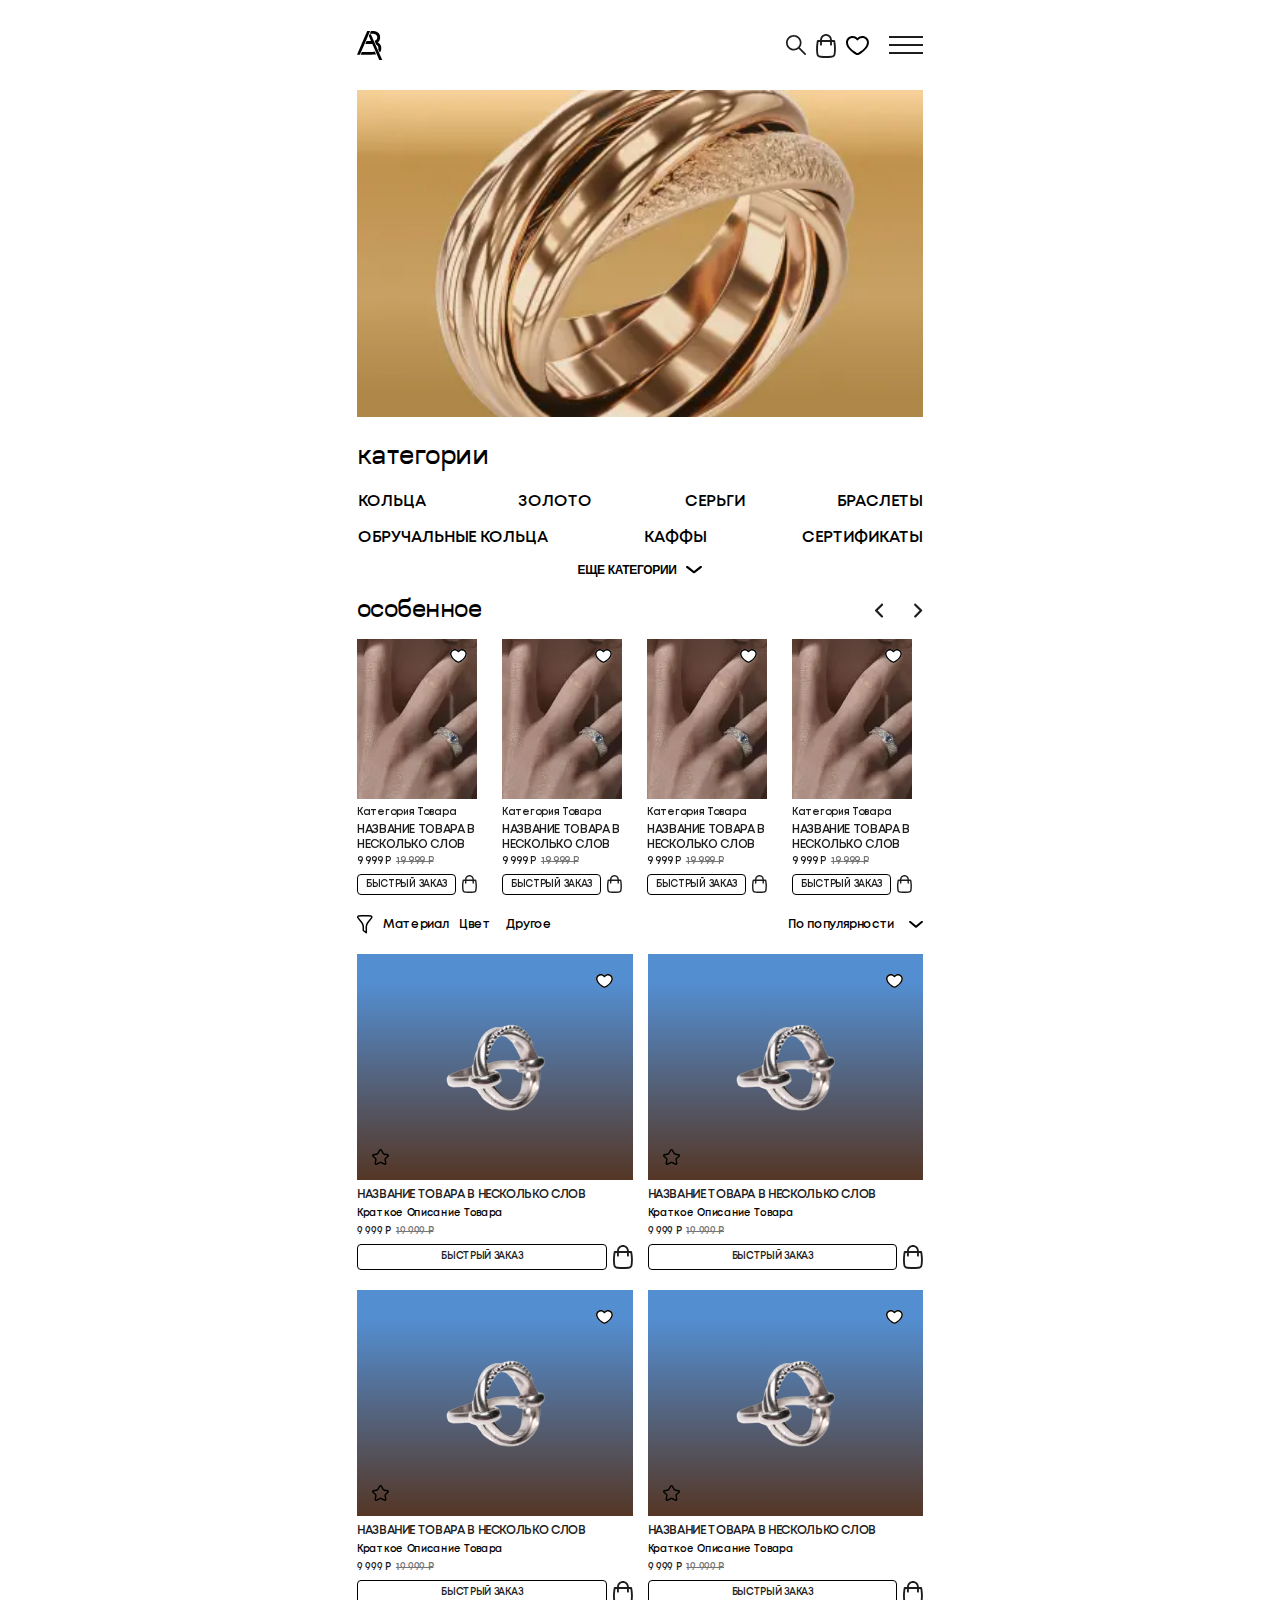
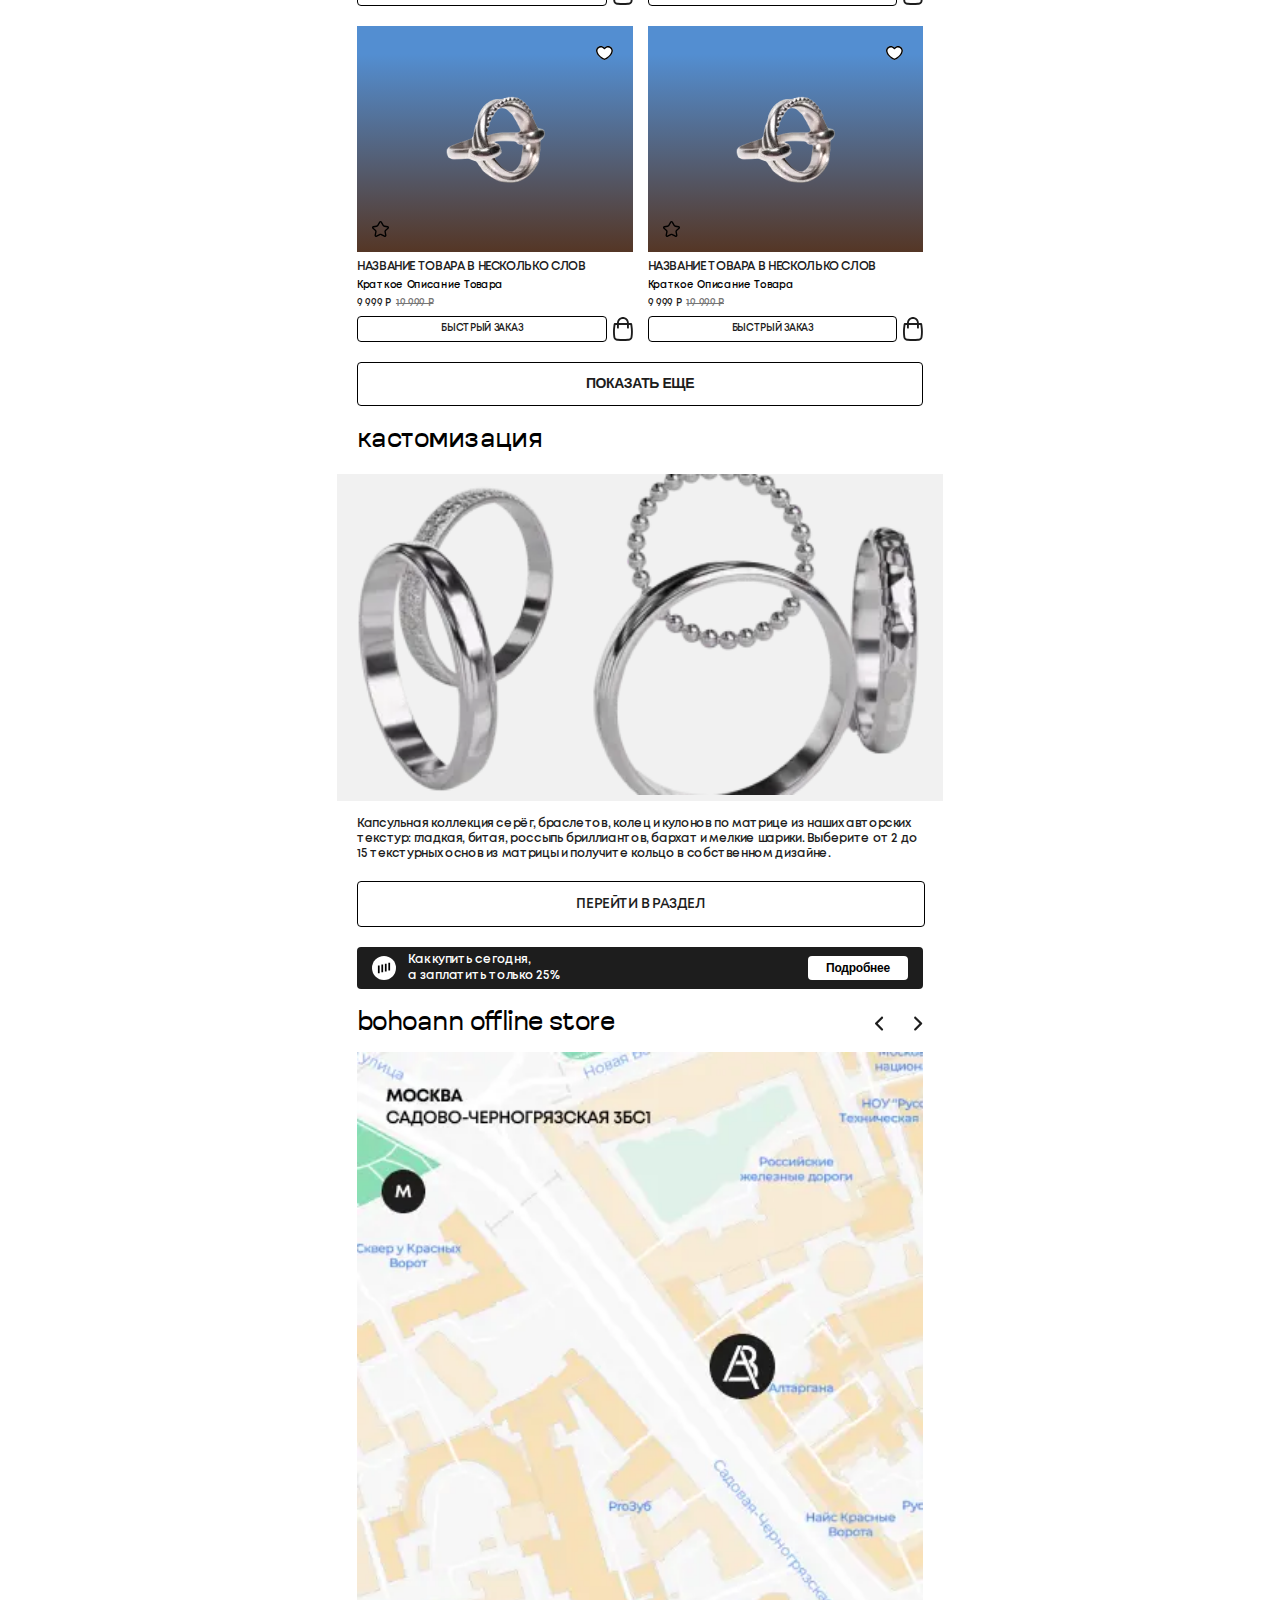
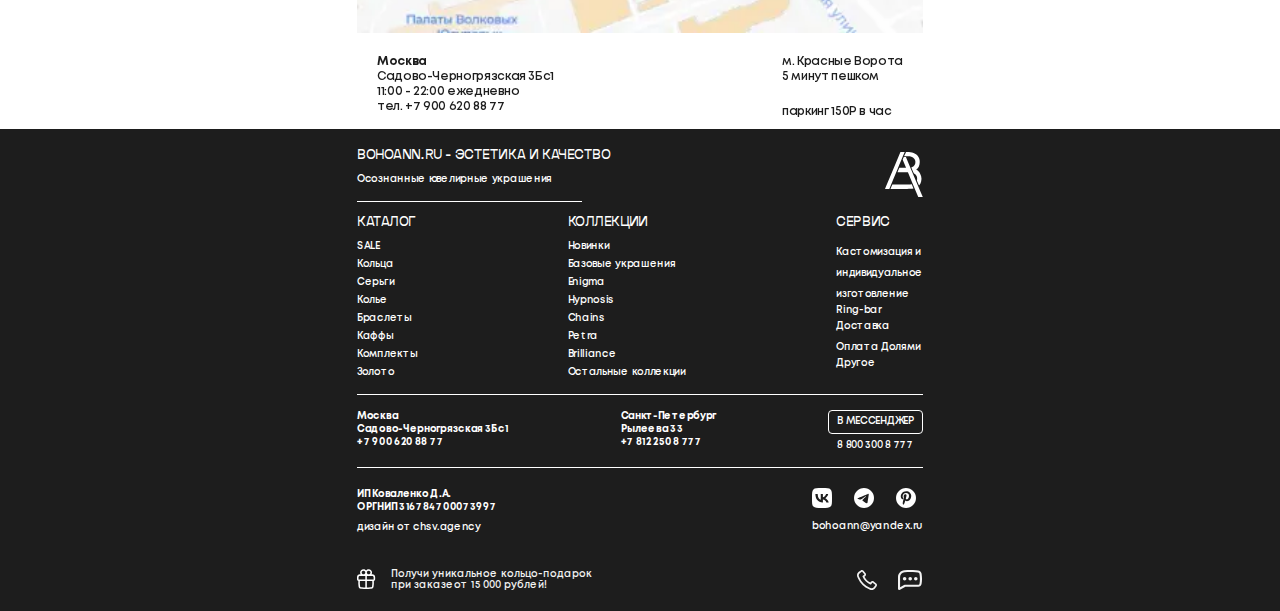
<file: index.html>
<!DOCTYPE html>
<html lang="en">
<head>
    <meta charset="UTF-8">
    <meta http-equiv="X-UA-Compatible" content="IE=edge">
    <meta name="viewport" content="width=device-width, initial-scale=1.0">
    <link rel="stylesheet" href="css/style.min.css">
    <title>Каталог</title>
</head>
<body>
    <header class="header">
    <div class="container">
        <div class="header__wrapper">
            <a href="#" class="header__logo">
                <svg width="26" height="30" viewBox="0 0 26 30" fill="none" xmlns="http://www.w3.org/2000/svg">
                    <path d="M25.2167 29.8994C24.252 29.8994 23.3097 29.8958 22.3674 29.903C22.2185 29.9039 22.1609 29.8545 22.106 29.7278C19.853 24.5072 17.5934 19.2883 15.3404 14.0667C15.2827 13.9329 15.2139 13.8997 15.0734 13.9006C12.9023 13.9051 10.732 13.9042 8.56087 13.9051C8.49483 13.9051 8.42785 13.9051 8.33948 13.9051C8.3618 13.8431 8.37576 13.7946 8.39529 13.7488C8.75343 12.9215 9.11622 12.096 9.46878 11.266C9.51901 11.1474 9.58506 11.1169 9.70971 11.1178C11.0837 11.1223 12.4585 11.1205 13.8325 11.1205C13.8995 11.1205 13.9655 11.1205 14.0539 11.1205C14.0213 11.0378 13.9971 10.9687 13.9674 10.9004C13.2725 9.29431 12.5785 7.68733 11.8809 6.08215C11.813 5.92585 11.8102 5.78033 11.8799 5.62583C12.0734 5.19647 12.2641 4.7662 12.4502 4.33414C12.4883 4.24611 12.5358 4.21108 12.6381 4.21288C13.0027 4.21917 13.3683 4.22366 13.732 4.21108C13.8837 4.20569 13.9525 4.25599 14.0092 4.38804C15.0269 6.73249 16.0483 9.07604 17.0697 11.4187C18.9851 15.8103 20.8939 20.2045 22.8195 24.5925C23.5702 26.3028 24.359 27.9987 25.1302 29.7009C25.1581 29.7584 25.1823 29.8177 25.2167 29.8994Z" fill="black"/>
                    <path d="M20.814 12.26C21.933 12.9139 22.7916 13.7852 23.4335 14.8568C24.1433 16.0416 24.4 17.3225 24.2846 18.6825C24.2121 19.5376 24.0465 20.3667 23.6381 21.1365C23.3879 21.6081 23.0726 22.0375 22.6847 22.4399C22.6521 22.3779 22.6242 22.3294 22.6019 22.2791C22.1777 21.3261 21.7516 20.3739 21.333 19.4191C21.2986 19.34 21.2912 19.2376 21.3088 19.1523C21.5014 18.2091 21.467 17.2839 21.067 16.3911C20.7209 15.6204 20.1172 15.0832 19.36 14.6961C19.24 14.635 19.1637 14.5595 19.1098 14.4374C18.6102 13.3047 18.1042 12.1755 17.6009 11.0446C17.5749 10.9863 17.5535 10.9261 17.5312 10.8704C17.7591 10.7788 17.9842 10.7051 18.1935 10.6009C19.6112 9.89757 20.2865 8.75768 20.266 7.23424C20.2447 5.67576 19.1795 4.41102 17.547 3.97267C16.8809 3.79392 16.1991 3.72655 15.5107 3.72475C14.6595 3.72295 13.8084 3.72385 12.9572 3.72385C12.8912 3.72385 12.8251 3.72385 12.733 3.72385C12.8595 3.44539 12.9786 3.184 13.0968 2.92261C13.3768 2.30551 13.6577 1.68841 13.9368 1.07041C13.9721 0.992257 14.0019 0.934768 14.1144 0.936564C15.0744 0.94914 16.0344 0.906922 16.9907 1.04346C18.4316 1.24916 19.7842 1.67044 20.9256 2.57947C22.1981 3.59271 22.933 4.89249 23.1088 6.4833C23.2512 7.77229 23.1256 9.02446 22.5777 10.2209C22.1935 11.0545 21.64 11.7525 20.814 12.26Z" fill="black"/>
                    <path d="M0 24.6833C0.219535 24.1749 0.428838 23.689 0.63907 23.2039C3.83349 15.8418 7.02883 8.47879 10.2205 1.11489C10.2791 0.979252 10.3488 0.933441 10.5005 0.934339C11.3637 0.941525 12.227 0.937932 13.1153 0.937932C12.9916 1.23436 12.8791 1.51551 12.7581 1.79397C12.0586 3.40814 11.3544 5.02051 10.6586 6.63647C9.90232 8.39166 9.1572 10.1522 8.40092 11.9074C6.58697 16.1176 4.7693 20.3259 2.94977 24.5333C2.92372 24.5944 2.84372 24.6761 2.7879 24.6761C1.86977 24.686 0.951627 24.6833 0 24.6833Z" fill="black"/>
                    <path d="M18.9516 24.3751C18.3154 24.456 17.6921 24.5629 17.0642 24.6069C16.2949 24.6608 15.5228 24.6796 14.7516 24.6814C11.1293 24.6886 7.50606 24.685 3.88281 24.685C3.81211 24.685 3.74141 24.685 3.64746 24.685C3.82886 24.2646 4.00095 23.8658 4.17397 23.467C4.37118 23.0134 4.57397 22.5615 4.76188 22.1043C4.82327 21.9543 4.89862 21.8968 5.07537 21.8977C8.57025 21.9031 12.0661 21.9112 15.5609 21.8932C16.2874 21.8896 17.013 21.7863 17.7386 21.7369C17.7991 21.7325 17.9014 21.7693 17.9191 21.8124C18.2651 22.6316 18.6019 23.4544 18.9395 24.2772C18.947 24.2907 18.9451 24.3087 18.9516 24.3751Z" fill="black"/>
                </svg>                    
            </a>
            <div class="header__right">
                <ul>
                    <li>
                        <a href="#">
                            <svg width="20" height="20" viewBox="0 0 20 20" fill="none" xmlns="http://www.w3.org/2000/svg">
                                <path fill-rule="evenodd" clip-rule="evenodd" d="M12.6021 13.8213C9.55575 16.2612 5.09649 16.0692 2.27252 13.2452C-0.757505 10.2152 -0.757505 5.30254 2.27252 2.27252C5.30254 -0.757506 10.2152 -0.757505 13.2452 2.27252C16.0692 5.09649 16.2612 9.55574 13.8213 12.6021L19.7475 18.5283C20.0842 18.865 20.0842 19.4108 19.7475 19.7475C19.4108 20.0842 18.865 20.0842 18.5283 19.7475L12.6021 13.8213ZM3.4917 12.026C1.13502 9.66933 1.13502 5.84839 3.4917 3.4917C5.84839 1.13502 9.66933 1.13502 12.026 3.4917C14.381 5.84666 14.3827 9.66372 12.0312 12.0208C12.0295 12.0225 12.0277 12.0243 12.026 12.026C12.0243 12.0277 12.0225 12.0294 12.0208 12.0312C9.66373 14.3827 5.84666 14.381 3.4917 12.026Z" fill="#1D1D1D"/>
                            </svg>                                
                        </a>
                    </li>
                    <li>
                        <a href="#">
                            <svg width="20" height="25" viewBox="0 0 20 25" fill="none" xmlns="http://www.w3.org/2000/svg">
                                <path fill-rule="evenodd" clip-rule="evenodd" d="M4.06252 7.06244V6.91259C4.06252 4.20291 5.89703 1.83699 8.52134 1.16217C9.49135 0.91274 10.5087 0.91274 11.4787 1.16217C14.103 1.83699 15.9375 4.20292 15.9375 6.9126V7.06244H17.8139C18.528 7.06244 19.1341 7.58617 19.2376 8.29272L19.5109 10.1583C20.0491 13.8314 20.0491 17.5633 19.5109 21.2363C19.251 23.0101 17.8207 24.3814 16.0375 24.5664L15.2514 24.6479C11.7598 25.01 8.24018 25.01 4.7486 24.6479L3.96252 24.5664C2.17934 24.3814 0.748981 23.0101 0.489083 21.2363C-0.0490957 17.5633 -0.0490954 13.8314 0.489084 10.1583L0.762426 8.29272C0.865951 7.58617 1.47201 7.06244 2.18611 7.06244H4.06252ZM8.98829 2.9781C9.65198 2.80743 10.3481 2.80743 11.0117 2.9781C12.8073 3.43982 14.0625 5.05861 14.0625 6.9126V7.06244H5.93752V6.91259C5.93752 5.0586 7.19271 3.43982 8.98829 2.9781ZM4.06252 8.93744V11.7499C4.06252 12.2677 4.48225 12.6874 5.00002 12.6874C5.51779 12.6874 5.93752 12.2677 5.93752 11.7499V8.93744H14.0625V11.7499C14.0625 12.2677 14.4823 12.6874 15 12.6874C15.5178 12.6874 15.9375 12.2677 15.9375 11.7499V8.93744H17.437L17.6558 10.4301C18.1675 13.9229 18.1675 17.4717 17.6558 20.9645C17.5202 21.8897 16.7742 22.6049 15.8441 22.7014L15.058 22.7829C11.695 23.1316 8.305 23.1316 4.94201 22.7829L4.15592 22.7014C3.22587 22.6049 2.47983 21.8897 2.34428 20.9645C1.83251 17.4717 1.83251 13.9229 2.34428 10.4301L2.56298 8.93744H4.06252Z" fill="#1D1D1D"/>
                            </svg>                                
                        </a>
                    </li>
                    <li>
                        <a href="#">
                            <svg width="23" height="19" viewBox="0 0 23 19" fill="none" xmlns="http://www.w3.org/2000/svg">
                                <path fill-rule="evenodd" clip-rule="evenodd" d="M0 6.26318C0 2.7246 3.10439 0 6.74828 0C8.62662 0 10.2794 0.880733 11.4655 2.02033C12.6516 0.880733 14.3044 0 16.1828 0C19.8266 0 22.931 2.7246 22.931 6.26318C22.931 8.68715 21.8973 10.8188 20.4652 12.6206C19.0355 14.4194 17.1655 15.946 15.3749 17.1864C14.691 17.6602 13.9991 18.0973 13.3659 18.4198C12.7713 18.7226 12.0876 19 11.4655 19C10.8434 19 10.1597 18.7226 9.56516 18.4198C8.93194 18.0973 8.24005 17.6602 7.55615 17.1864C5.76558 15.946 3.89549 14.4194 2.46583 12.6206C1.03371 10.8188 0 8.68715 0 6.26318ZM6.74828 1.96552C4.02374 1.96552 1.96552 3.96916 1.96552 6.26318C1.96552 8.10224 2.7462 9.81448 4.00453 11.3977C5.26534 12.984 6.96176 14.3836 8.67546 15.5708C9.32391 16.02 9.9347 16.4023 10.4571 16.6683C11.0182 16.9541 11.3432 17.0345 11.4655 17.0345C11.5878 17.0345 11.9128 16.9541 12.4739 16.6683C12.9963 16.4023 13.6071 16.02 14.2556 15.5708C15.9693 14.3836 17.6657 12.984 18.9265 11.3977C20.1848 9.81448 20.9655 8.10224 20.9655 6.26318C20.9655 3.96917 18.9073 1.96552 16.1828 1.96552C14.618 1.96552 13.1569 2.90035 12.2446 4.08686C12.0586 4.3288 11.7707 4.47059 11.4655 4.47059C11.1603 4.47059 10.8725 4.3288 10.6864 4.08686C9.77413 2.90035 8.31302 1.96552 6.74828 1.96552Z" fill="black"/>
                            </svg>                                
                        </a>
                    </li>
                    <li>
                        <a href="#" class="header__burger">
                            <svg width="34" height="18" viewBox="0 0 34 18" fill="none" xmlns="http://www.w3.org/2000/svg">
                                <line y1="1" x2="34" y2="1" stroke="#1D1D1D" stroke-width="2"/>
                                <line y1="9" x2="34" y2="9" stroke="#1D1D1D" stroke-width="2"/>
                                <line y1="17" x2="34" y2="17" stroke="#1D1D1D" stroke-width="2"/>
                            </svg>                                
                        </a>
                    </li>
                </ul>
            </div>
        </div>
    </div>
</header>
    <main>
        <section class="banner">
            <picture><source srcset="./img/1.webp" type="image/webp"><img src="./img/1.jpg" width="100" height="100" alt="background"></picture>
        </section>
        <section class="categories">
            <div class="container">
                <div class="categories__title title">категории</div>
                <div class="categories__wrap">
                    <div class="categories__wrap-first">
                        <a href="#">кольца</a>
                        <a href="#">золото</a>
                        <a href="#">серьги</a>
                        <a href="#">браслеты</a>
                    </div>
                    <div class="categories__wrap-second">
                        <a href="#">обручальные кольца</a>
                        <a href="#">каффы</a>
                        <a href="#">сертификаты</a>
                    </div>
                    <div class="categories__wrap-first" hidden>
                        <a href="#">кольца</a>
                        <a href="#">золото</a>
                        <a href="#">серьги</a>
                        <a href="#">браслеты</a>
                    </div>
                </div>
                <button class="categories__more">
                    еще категории
                    <svg width="16" height="8" viewBox="0 0 16 8" fill="none" xmlns="http://www.w3.org/2000/svg">
                        <path fill-rule="evenodd" clip-rule="evenodd" d="M0.36997 0.293478C0.863264 -0.0978894 1.66305 -0.0978894 2.15635 0.293478L8 4.92969L13.8437 0.293478C14.3369 -0.0978894 15.1367 -0.0978894 15.63 0.293478C16.1233 0.684845 16.1233 1.31938 15.63 1.71075L8.89319 7.0556C8.39989 7.44696 7.60011 7.44696 7.10681 7.0556L0.36997 1.71075C-0.123323 1.31938 -0.123323 0.684845 0.36997 0.293478Z" fill="black"/>
                    </svg>                        
                </button>
            </div>
        </section>
        <section class="favorites">
            <div class="container">
                <div class="favorites__arrow">
                    <div class="title title_small">особенное</div>
                    <div class="favorites__buttons">
                        <button class="favorites__prev">
                            <svg width="9" height="15" viewBox="0 0 9 15" fill="none" xmlns="http://www.w3.org/2000/svg">
                                <path fill-rule="evenodd" clip-rule="evenodd" d="M7.78154 0.945092C8.21317 1.37449 8.21317 2.07067 7.78154 2.50006L2.66834 7.58675L7.78154 12.6734C8.21317 13.1028 8.21317 13.799 7.78154 14.2284C7.34991 14.6578 6.65009 14.6578 6.21846 14.2284L0.323724 8.36423C-0.107908 7.93484 -0.107908 7.23865 0.323724 6.80926L6.21846 0.945092C6.65009 0.515698 7.34991 0.515698 7.78154 0.945092Z" fill="#1D1D1D"/>
                            </svg>                            
                        </button>
                        <button class="favorites__next">
                            <svg width="9" height="15" viewBox="0 0 9 15" fill="none" xmlns="http://www.w3.org/2000/svg">
                                <path fill-rule="evenodd" clip-rule="evenodd" d="M0.428911 0.945092C-0.00272083 1.37449 -0.00272083 2.07067 0.428911 2.50006L5.54211 7.58675L0.428911 12.6734C-0.00272083 13.1028 -0.00272083 13.799 0.428911 14.2284C0.860543 14.6578 1.56036 14.6578 1.99199 14.2284L7.88673 8.36423C8.31836 7.93484 8.31836 7.23865 7.88673 6.80926L1.99199 0.945092C1.56036 0.515698 0.860543 0.515698 0.428911 0.945092Z" fill="#1D1D1D"/>
                            </svg>                                                        
                        </button>
                    </div>
                </div>
            </div>
            <div class="favorites__slider">
                <div class="swiper swiper-favorites">
                    <div class="swiper-wrapper">
                        <div class="swiper-slide">
                            <div class="favorites__slide">
                                <div class="favorites__slide-img">
                                    <picture><source srcset="./img/2.webp" type="image/webp"><img src="./img/2.jpg" alt="product"></picture>
                                    <a href="#" class="favorites__slide-like">
                                        <svg width="17" height="14" viewBox="0 0 17 14" fill="none" xmlns="http://www.w3.org/2000/svg">
                                            <path fill-rule="evenodd" clip-rule="evenodd" d="M0 4.61497C0 2.0076 2.28745 0 4.97241 0C6.35646 0 7.57433 0.648962 8.44828 1.48867C9.32222 0.648962 10.5401 0 11.9241 0C14.6091 0 16.8966 2.0076 16.8966 4.61497C16.8966 6.40106 16.1349 7.97174 15.0796 9.29942C14.0262 10.6248 12.6482 11.7497 11.3289 12.6637C10.8249 13.0128 10.3151 13.3349 9.84854 13.5725C9.41042 13.7956 8.90665 14 8.44828 14C7.9899 14 7.48613 13.7956 7.04802 13.5725C6.58143 13.3349 6.07162 13.0128 5.56769 12.6637C4.24832 11.7497 2.87036 10.6248 1.81693 9.29942C0.761678 7.97174 0 6.40106 0 4.61497Z" fill="white"/>
                                            <path fill-rule="evenodd" clip-rule="evenodd" d="M0 4.61497C0 2.0076 2.28745 0 4.97241 0C6.35646 0 7.57433 0.648961 8.44828 1.48867C9.32222 0.648961 10.5401 0 11.9241 0C14.6091 0 16.8966 2.0076 16.8966 4.61497C16.8966 6.40106 16.1349 7.97174 15.0796 9.29942C14.0262 10.6248 12.6482 11.7497 11.3289 12.6637C10.8249 13.0128 10.3151 13.3349 9.84854 13.5725C9.41042 13.7956 8.90665 14 8.44828 14C7.9899 14 7.48613 13.7956 7.04802 13.5725C6.58143 13.3349 6.07162 13.0128 5.56769 12.6637C4.24832 11.7497 2.87036 10.6248 1.81693 9.29942C0.761678 7.97174 0 6.40106 0 4.61497ZM4.97241 1.44828C2.96486 1.44828 1.44828 2.92465 1.44828 4.61497C1.44828 5.97007 2.02352 7.23172 2.95071 8.39828C3.87972 9.56713 5.12972 10.5984 6.39244 11.4732C6.87025 11.8042 7.3203 12.0859 7.70526 12.2819C8.11869 12.4925 8.35816 12.5517 8.44828 12.5517C8.53839 12.5517 8.77786 12.4925 9.19129 12.2819C9.57625 12.0859 10.0263 11.8042 10.5041 11.4732C11.7668 10.5984 13.0168 9.56713 13.9458 8.39828C14.873 7.23172 15.4483 5.97007 15.4483 4.61497C15.4483 2.92465 13.9317 1.44828 11.9241 1.44828C10.7712 1.44828 9.69456 2.1371 9.02234 3.01137C8.88527 3.18964 8.67315 3.29412 8.44828 3.29412C8.2234 3.29412 8.01128 3.18964 7.87421 3.01137C7.20199 2.1371 6.12539 1.44828 4.97241 1.44828Z" fill="black"/>
                                        </svg>                                        
                                        <svg width="17" height="14" viewBox="0 0 17 14" fill="none" xmlns="http://www.w3.org/2000/svg">
                                            <path fill-rule="evenodd" clip-rule="evenodd" d="M0 4.61497C0 2.0076 2.28745 0 4.97241 0C6.35646 0 7.57433 0.648961 8.44828 1.48867C9.32222 0.648961 10.5401 0 11.9241 0C14.6091 0 16.8966 2.0076 16.8966 4.61497C16.8966 6.40106 16.1349 7.97174 15.0796 9.29942C14.0262 10.6248 12.6482 11.7497 11.3289 12.6637C10.8249 13.0128 10.3151 13.3349 9.84854 13.5725C9.41042 13.7956 8.90665 14 8.44828 14C7.9899 14 7.48613 13.7956 7.04802 13.5725C6.58143 13.3349 6.07162 13.0128 5.56769 12.6637C4.24832 11.7497 2.87036 10.6248 1.81693 9.29942C0.761678 7.97174 0 6.40106 0 4.61497ZM4.97241 1.44828C2.96486 1.44828 1.44828 2.92465 1.44828 4.61497C1.44828 5.97007 2.02352 7.23172 2.95071 8.39828C3.87972 9.56713 5.12972 10.5984 6.39244 11.4732C6.87025 11.8042 7.3203 12.0859 7.70526 12.2819C8.11869 12.4925 8.35816 12.5517 8.44828 12.5517C8.53839 12.5517 8.77786 12.4925 9.19129 12.2819C9.57625 12.0859 10.0263 11.8042 10.5041 11.4732C11.7668 10.5984 13.0168 9.56713 13.9458 8.39828C14.873 7.23172 15.4483 5.97007 15.4483 4.61497C15.4483 2.92465 13.9317 1.44828 11.9241 1.44828C10.7712 1.44828 9.69456 2.1371 9.02234 3.01137C8.88527 3.18964 8.67315 3.29412 8.44828 3.29412C8.2234 3.29412 8.01128 3.18964 7.87421 3.01137C7.20199 2.1371 6.12539 1.44828 4.97241 1.44828Z" fill="black"/>
                                        </svg>
                                    </a>
                                </div>
                                <div class="favorites__slide-categories">категория товара</div>
                                <div class="favorites__slide-name">название товара в несколько слов</div>
                                <div class="favorites__slide-price">
                                    <div class="favorites__slide-new">9 999 Р</div>
                                    <del class="favorites__slide-old">19 999 Р</del>
                                </div>
                                <div class="favorites__slide-buttons">
                                    <a href="#">быстрый заказ</a>
                                    <a href="#">
                                        <svg width="15" height="18" viewBox="0 0 15 18" fill="none" xmlns="http://www.w3.org/2000/svg">
                                            <path fill-rule="evenodd" clip-rule="evenodd" d="M2.98974 4.57612V4.46347C2.98974 2.42649 4.36882 0.647923 6.34162 0.140631C7.07082 -0.046877 7.8356 -0.046877 8.5648 0.140631C10.5376 0.647923 11.9167 2.42649 11.9167 4.46348V4.57612H13.3273C13.8641 4.57612 14.3197 4.96983 14.3975 5.50098L14.603 6.9034C15.0076 9.66461 15.0076 12.47 14.603 15.2312C14.4076 16.5647 13.3323 17.5956 11.9919 17.7346L11.4009 17.7959C8.77615 18.0681 6.13027 18.0681 3.5055 17.7959L2.91456 17.7346C1.57407 17.5956 0.498805 16.5647 0.303429 15.2312C-0.101143 12.47 -0.101143 9.66461 0.30343 6.9034L0.508913 5.50098C0.586737 4.96983 1.04234 4.57612 1.57916 4.57612H2.98974ZM6.69265 1.50574C7.19158 1.37744 7.71485 1.37744 8.21377 1.50574C9.56359 1.85283 10.5072 3.06975 10.5072 4.46348V4.57612H4.39925V4.46347C4.39925 3.06975 5.34284 1.85283 6.69265 1.50574ZM2.98974 5.98564V8.09991C2.98974 8.48914 3.30527 8.80467 3.69449 8.80467C4.08372 8.80467 4.39925 8.48914 4.39925 8.09991V5.98564H10.5072V8.09991C10.5072 8.48914 10.8227 8.80467 11.2119 8.80467C11.6012 8.80467 11.9167 8.48914 11.9167 8.09991V5.98564H13.0439L13.2084 7.10774C13.5931 9.73345 13.5931 12.4012 13.2084 15.0269C13.1065 15.7224 12.5456 16.2601 11.8465 16.3326L11.2555 16.3939C8.72742 16.656 6.17899 16.656 3.65089 16.3939L3.05995 16.3326C2.36079 16.2601 1.79996 15.7224 1.69806 15.0269C1.31334 12.4012 1.31334 9.73345 1.69806 7.10774L1.86247 5.98564H2.98974Z" fill="#1D1D1D"/>
                                        </svg>                                        
                                    </a>
                                </div>
                            </div>
                        </div>
                        <div class="swiper-slide">
                            <div class="favorites__slide">
                                <div class="favorites__slide-img">
                                    <picture><source srcset="./img/2.webp" type="image/webp"><img src="./img/2.jpg" alt="product"></picture>
                                    <a href="#" class="favorites__slide-like">
                                        <svg width="17" height="14" viewBox="0 0 17 14" fill="none" xmlns="http://www.w3.org/2000/svg">
                                            <path fill-rule="evenodd" clip-rule="evenodd" d="M0 4.61497C0 2.0076 2.28745 0 4.97241 0C6.35646 0 7.57433 0.648962 8.44828 1.48867C9.32222 0.648962 10.5401 0 11.9241 0C14.6091 0 16.8966 2.0076 16.8966 4.61497C16.8966 6.40106 16.1349 7.97174 15.0796 9.29942C14.0262 10.6248 12.6482 11.7497 11.3289 12.6637C10.8249 13.0128 10.3151 13.3349 9.84854 13.5725C9.41042 13.7956 8.90665 14 8.44828 14C7.9899 14 7.48613 13.7956 7.04802 13.5725C6.58143 13.3349 6.07162 13.0128 5.56769 12.6637C4.24832 11.7497 2.87036 10.6248 1.81693 9.29942C0.761678 7.97174 0 6.40106 0 4.61497Z" fill="white"/>
                                            <path fill-rule="evenodd" clip-rule="evenodd" d="M0 4.61497C0 2.0076 2.28745 0 4.97241 0C6.35646 0 7.57433 0.648961 8.44828 1.48867C9.32222 0.648961 10.5401 0 11.9241 0C14.6091 0 16.8966 2.0076 16.8966 4.61497C16.8966 6.40106 16.1349 7.97174 15.0796 9.29942C14.0262 10.6248 12.6482 11.7497 11.3289 12.6637C10.8249 13.0128 10.3151 13.3349 9.84854 13.5725C9.41042 13.7956 8.90665 14 8.44828 14C7.9899 14 7.48613 13.7956 7.04802 13.5725C6.58143 13.3349 6.07162 13.0128 5.56769 12.6637C4.24832 11.7497 2.87036 10.6248 1.81693 9.29942C0.761678 7.97174 0 6.40106 0 4.61497ZM4.97241 1.44828C2.96486 1.44828 1.44828 2.92465 1.44828 4.61497C1.44828 5.97007 2.02352 7.23172 2.95071 8.39828C3.87972 9.56713 5.12972 10.5984 6.39244 11.4732C6.87025 11.8042 7.3203 12.0859 7.70526 12.2819C8.11869 12.4925 8.35816 12.5517 8.44828 12.5517C8.53839 12.5517 8.77786 12.4925 9.19129 12.2819C9.57625 12.0859 10.0263 11.8042 10.5041 11.4732C11.7668 10.5984 13.0168 9.56713 13.9458 8.39828C14.873 7.23172 15.4483 5.97007 15.4483 4.61497C15.4483 2.92465 13.9317 1.44828 11.9241 1.44828C10.7712 1.44828 9.69456 2.1371 9.02234 3.01137C8.88527 3.18964 8.67315 3.29412 8.44828 3.29412C8.2234 3.29412 8.01128 3.18964 7.87421 3.01137C7.20199 2.1371 6.12539 1.44828 4.97241 1.44828Z" fill="black"/>
                                        </svg>                                        
                                        <svg width="17" height="14" viewBox="0 0 17 14" fill="none" xmlns="http://www.w3.org/2000/svg">
                                            <path fill-rule="evenodd" clip-rule="evenodd" d="M0 4.61497C0 2.0076 2.28745 0 4.97241 0C6.35646 0 7.57433 0.648961 8.44828 1.48867C9.32222 0.648961 10.5401 0 11.9241 0C14.6091 0 16.8966 2.0076 16.8966 4.61497C16.8966 6.40106 16.1349 7.97174 15.0796 9.29942C14.0262 10.6248 12.6482 11.7497 11.3289 12.6637C10.8249 13.0128 10.3151 13.3349 9.84854 13.5725C9.41042 13.7956 8.90665 14 8.44828 14C7.9899 14 7.48613 13.7956 7.04802 13.5725C6.58143 13.3349 6.07162 13.0128 5.56769 12.6637C4.24832 11.7497 2.87036 10.6248 1.81693 9.29942C0.761678 7.97174 0 6.40106 0 4.61497ZM4.97241 1.44828C2.96486 1.44828 1.44828 2.92465 1.44828 4.61497C1.44828 5.97007 2.02352 7.23172 2.95071 8.39828C3.87972 9.56713 5.12972 10.5984 6.39244 11.4732C6.87025 11.8042 7.3203 12.0859 7.70526 12.2819C8.11869 12.4925 8.35816 12.5517 8.44828 12.5517C8.53839 12.5517 8.77786 12.4925 9.19129 12.2819C9.57625 12.0859 10.0263 11.8042 10.5041 11.4732C11.7668 10.5984 13.0168 9.56713 13.9458 8.39828C14.873 7.23172 15.4483 5.97007 15.4483 4.61497C15.4483 2.92465 13.9317 1.44828 11.9241 1.44828C10.7712 1.44828 9.69456 2.1371 9.02234 3.01137C8.88527 3.18964 8.67315 3.29412 8.44828 3.29412C8.2234 3.29412 8.01128 3.18964 7.87421 3.01137C7.20199 2.1371 6.12539 1.44828 4.97241 1.44828Z" fill="black"/>
                                        </svg>
                                    </a>
                                </div>
                                <div class="favorites__slide-categories">категория товара</div>
                                <div class="favorites__slide-name">название товара в несколько слов</div>
                                <div class="favorites__slide-price">
                                    <div class="favorites__slide-new">9 999 Р</div>
                                    <del class="favorites__slide-old">19 999 Р</del>
                                </div>
                                <div class="favorites__slide-buttons">
                                    <a href="#">быстрый заказ</a>
                                    <a href="#">
                                        <svg width="15" height="18" viewBox="0 0 15 18" fill="none" xmlns="http://www.w3.org/2000/svg">
                                            <path fill-rule="evenodd" clip-rule="evenodd" d="M2.98974 4.57612V4.46347C2.98974 2.42649 4.36882 0.647923 6.34162 0.140631C7.07082 -0.046877 7.8356 -0.046877 8.5648 0.140631C10.5376 0.647923 11.9167 2.42649 11.9167 4.46348V4.57612H13.3273C13.8641 4.57612 14.3197 4.96983 14.3975 5.50098L14.603 6.9034C15.0076 9.66461 15.0076 12.47 14.603 15.2312C14.4076 16.5647 13.3323 17.5956 11.9919 17.7346L11.4009 17.7959C8.77615 18.0681 6.13027 18.0681 3.5055 17.7959L2.91456 17.7346C1.57407 17.5956 0.498805 16.5647 0.303429 15.2312C-0.101143 12.47 -0.101143 9.66461 0.30343 6.9034L0.508913 5.50098C0.586737 4.96983 1.04234 4.57612 1.57916 4.57612H2.98974ZM6.69265 1.50574C7.19158 1.37744 7.71485 1.37744 8.21377 1.50574C9.56359 1.85283 10.5072 3.06975 10.5072 4.46348V4.57612H4.39925V4.46347C4.39925 3.06975 5.34284 1.85283 6.69265 1.50574ZM2.98974 5.98564V8.09991C2.98974 8.48914 3.30527 8.80467 3.69449 8.80467C4.08372 8.80467 4.39925 8.48914 4.39925 8.09991V5.98564H10.5072V8.09991C10.5072 8.48914 10.8227 8.80467 11.2119 8.80467C11.6012 8.80467 11.9167 8.48914 11.9167 8.09991V5.98564H13.0439L13.2084 7.10774C13.5931 9.73345 13.5931 12.4012 13.2084 15.0269C13.1065 15.7224 12.5456 16.2601 11.8465 16.3326L11.2555 16.3939C8.72742 16.656 6.17899 16.656 3.65089 16.3939L3.05995 16.3326C2.36079 16.2601 1.79996 15.7224 1.69806 15.0269C1.31334 12.4012 1.31334 9.73345 1.69806 7.10774L1.86247 5.98564H2.98974Z" fill="#1D1D1D"/>
                                        </svg>                                        
                                    </a>
                                </div>
                            </div>
                        </div>
                        <div class="swiper-slide">
                            <div class="favorites__slide">
                                <div class="favorites__slide-img">
                                    <picture><source srcset="./img/2.webp" type="image/webp"><img src="./img/2.jpg" alt="product"></picture>
                                    <a href="#" class="favorites__slide-like">
                                        <svg width="17" height="14" viewBox="0 0 17 14" fill="none" xmlns="http://www.w3.org/2000/svg">
                                            <path fill-rule="evenodd" clip-rule="evenodd" d="M0 4.61497C0 2.0076 2.28745 0 4.97241 0C6.35646 0 7.57433 0.648962 8.44828 1.48867C9.32222 0.648962 10.5401 0 11.9241 0C14.6091 0 16.8966 2.0076 16.8966 4.61497C16.8966 6.40106 16.1349 7.97174 15.0796 9.29942C14.0262 10.6248 12.6482 11.7497 11.3289 12.6637C10.8249 13.0128 10.3151 13.3349 9.84854 13.5725C9.41042 13.7956 8.90665 14 8.44828 14C7.9899 14 7.48613 13.7956 7.04802 13.5725C6.58143 13.3349 6.07162 13.0128 5.56769 12.6637C4.24832 11.7497 2.87036 10.6248 1.81693 9.29942C0.761678 7.97174 0 6.40106 0 4.61497Z" fill="white"/>
                                            <path fill-rule="evenodd" clip-rule="evenodd" d="M0 4.61497C0 2.0076 2.28745 0 4.97241 0C6.35646 0 7.57433 0.648961 8.44828 1.48867C9.32222 0.648961 10.5401 0 11.9241 0C14.6091 0 16.8966 2.0076 16.8966 4.61497C16.8966 6.40106 16.1349 7.97174 15.0796 9.29942C14.0262 10.6248 12.6482 11.7497 11.3289 12.6637C10.8249 13.0128 10.3151 13.3349 9.84854 13.5725C9.41042 13.7956 8.90665 14 8.44828 14C7.9899 14 7.48613 13.7956 7.04802 13.5725C6.58143 13.3349 6.07162 13.0128 5.56769 12.6637C4.24832 11.7497 2.87036 10.6248 1.81693 9.29942C0.761678 7.97174 0 6.40106 0 4.61497ZM4.97241 1.44828C2.96486 1.44828 1.44828 2.92465 1.44828 4.61497C1.44828 5.97007 2.02352 7.23172 2.95071 8.39828C3.87972 9.56713 5.12972 10.5984 6.39244 11.4732C6.87025 11.8042 7.3203 12.0859 7.70526 12.2819C8.11869 12.4925 8.35816 12.5517 8.44828 12.5517C8.53839 12.5517 8.77786 12.4925 9.19129 12.2819C9.57625 12.0859 10.0263 11.8042 10.5041 11.4732C11.7668 10.5984 13.0168 9.56713 13.9458 8.39828C14.873 7.23172 15.4483 5.97007 15.4483 4.61497C15.4483 2.92465 13.9317 1.44828 11.9241 1.44828C10.7712 1.44828 9.69456 2.1371 9.02234 3.01137C8.88527 3.18964 8.67315 3.29412 8.44828 3.29412C8.2234 3.29412 8.01128 3.18964 7.87421 3.01137C7.20199 2.1371 6.12539 1.44828 4.97241 1.44828Z" fill="black"/>
                                        </svg>                                        
                                        <svg width="17" height="14" viewBox="0 0 17 14" fill="none" xmlns="http://www.w3.org/2000/svg">
                                            <path fill-rule="evenodd" clip-rule="evenodd" d="M0 4.61497C0 2.0076 2.28745 0 4.97241 0C6.35646 0 7.57433 0.648961 8.44828 1.48867C9.32222 0.648961 10.5401 0 11.9241 0C14.6091 0 16.8966 2.0076 16.8966 4.61497C16.8966 6.40106 16.1349 7.97174 15.0796 9.29942C14.0262 10.6248 12.6482 11.7497 11.3289 12.6637C10.8249 13.0128 10.3151 13.3349 9.84854 13.5725C9.41042 13.7956 8.90665 14 8.44828 14C7.9899 14 7.48613 13.7956 7.04802 13.5725C6.58143 13.3349 6.07162 13.0128 5.56769 12.6637C4.24832 11.7497 2.87036 10.6248 1.81693 9.29942C0.761678 7.97174 0 6.40106 0 4.61497ZM4.97241 1.44828C2.96486 1.44828 1.44828 2.92465 1.44828 4.61497C1.44828 5.97007 2.02352 7.23172 2.95071 8.39828C3.87972 9.56713 5.12972 10.5984 6.39244 11.4732C6.87025 11.8042 7.3203 12.0859 7.70526 12.2819C8.11869 12.4925 8.35816 12.5517 8.44828 12.5517C8.53839 12.5517 8.77786 12.4925 9.19129 12.2819C9.57625 12.0859 10.0263 11.8042 10.5041 11.4732C11.7668 10.5984 13.0168 9.56713 13.9458 8.39828C14.873 7.23172 15.4483 5.97007 15.4483 4.61497C15.4483 2.92465 13.9317 1.44828 11.9241 1.44828C10.7712 1.44828 9.69456 2.1371 9.02234 3.01137C8.88527 3.18964 8.67315 3.29412 8.44828 3.29412C8.2234 3.29412 8.01128 3.18964 7.87421 3.01137C7.20199 2.1371 6.12539 1.44828 4.97241 1.44828Z" fill="black"/>
                                        </svg>
                                    </a>
                                </div>
                                <div class="favorites__slide-categories">категория товара</div>
                                <div class="favorites__slide-name">название товара в несколько слов</div>
                                <div class="favorites__slide-price">
                                    <div class="favorites__slide-new">9 999 Р</div>
                                    <del class="favorites__slide-old">19 999 Р</del>
                                </div>
                                <div class="favorites__slide-buttons">
                                    <a href="#">быстрый заказ</a>
                                    <a href="#">
                                        <svg width="15" height="18" viewBox="0 0 15 18" fill="none" xmlns="http://www.w3.org/2000/svg">
                                            <path fill-rule="evenodd" clip-rule="evenodd" d="M2.98974 4.57612V4.46347C2.98974 2.42649 4.36882 0.647923 6.34162 0.140631C7.07082 -0.046877 7.8356 -0.046877 8.5648 0.140631C10.5376 0.647923 11.9167 2.42649 11.9167 4.46348V4.57612H13.3273C13.8641 4.57612 14.3197 4.96983 14.3975 5.50098L14.603 6.9034C15.0076 9.66461 15.0076 12.47 14.603 15.2312C14.4076 16.5647 13.3323 17.5956 11.9919 17.7346L11.4009 17.7959C8.77615 18.0681 6.13027 18.0681 3.5055 17.7959L2.91456 17.7346C1.57407 17.5956 0.498805 16.5647 0.303429 15.2312C-0.101143 12.47 -0.101143 9.66461 0.30343 6.9034L0.508913 5.50098C0.586737 4.96983 1.04234 4.57612 1.57916 4.57612H2.98974ZM6.69265 1.50574C7.19158 1.37744 7.71485 1.37744 8.21377 1.50574C9.56359 1.85283 10.5072 3.06975 10.5072 4.46348V4.57612H4.39925V4.46347C4.39925 3.06975 5.34284 1.85283 6.69265 1.50574ZM2.98974 5.98564V8.09991C2.98974 8.48914 3.30527 8.80467 3.69449 8.80467C4.08372 8.80467 4.39925 8.48914 4.39925 8.09991V5.98564H10.5072V8.09991C10.5072 8.48914 10.8227 8.80467 11.2119 8.80467C11.6012 8.80467 11.9167 8.48914 11.9167 8.09991V5.98564H13.0439L13.2084 7.10774C13.5931 9.73345 13.5931 12.4012 13.2084 15.0269C13.1065 15.7224 12.5456 16.2601 11.8465 16.3326L11.2555 16.3939C8.72742 16.656 6.17899 16.656 3.65089 16.3939L3.05995 16.3326C2.36079 16.2601 1.79996 15.7224 1.69806 15.0269C1.31334 12.4012 1.31334 9.73345 1.69806 7.10774L1.86247 5.98564H2.98974Z" fill="#1D1D1D"/>
                                        </svg>                                        
                                    </a>
                                </div>
                            </div>
                        </div>
                        <div class="swiper-slide">
                            <div class="favorites__slide">
                                <div class="favorites__slide-img">
                                    <picture><source srcset="./img/2.webp" type="image/webp"><img src="./img/2.jpg" alt="product"></picture>
                                    <a href="#" class="favorites__slide-like">
                                        <svg width="17" height="14" viewBox="0 0 17 14" fill="none" xmlns="http://www.w3.org/2000/svg">
                                            <path fill-rule="evenodd" clip-rule="evenodd" d="M0 4.61497C0 2.0076 2.28745 0 4.97241 0C6.35646 0 7.57433 0.648962 8.44828 1.48867C9.32222 0.648962 10.5401 0 11.9241 0C14.6091 0 16.8966 2.0076 16.8966 4.61497C16.8966 6.40106 16.1349 7.97174 15.0796 9.29942C14.0262 10.6248 12.6482 11.7497 11.3289 12.6637C10.8249 13.0128 10.3151 13.3349 9.84854 13.5725C9.41042 13.7956 8.90665 14 8.44828 14C7.9899 14 7.48613 13.7956 7.04802 13.5725C6.58143 13.3349 6.07162 13.0128 5.56769 12.6637C4.24832 11.7497 2.87036 10.6248 1.81693 9.29942C0.761678 7.97174 0 6.40106 0 4.61497Z" fill="white"/>
                                            <path fill-rule="evenodd" clip-rule="evenodd" d="M0 4.61497C0 2.0076 2.28745 0 4.97241 0C6.35646 0 7.57433 0.648961 8.44828 1.48867C9.32222 0.648961 10.5401 0 11.9241 0C14.6091 0 16.8966 2.0076 16.8966 4.61497C16.8966 6.40106 16.1349 7.97174 15.0796 9.29942C14.0262 10.6248 12.6482 11.7497 11.3289 12.6637C10.8249 13.0128 10.3151 13.3349 9.84854 13.5725C9.41042 13.7956 8.90665 14 8.44828 14C7.9899 14 7.48613 13.7956 7.04802 13.5725C6.58143 13.3349 6.07162 13.0128 5.56769 12.6637C4.24832 11.7497 2.87036 10.6248 1.81693 9.29942C0.761678 7.97174 0 6.40106 0 4.61497ZM4.97241 1.44828C2.96486 1.44828 1.44828 2.92465 1.44828 4.61497C1.44828 5.97007 2.02352 7.23172 2.95071 8.39828C3.87972 9.56713 5.12972 10.5984 6.39244 11.4732C6.87025 11.8042 7.3203 12.0859 7.70526 12.2819C8.11869 12.4925 8.35816 12.5517 8.44828 12.5517C8.53839 12.5517 8.77786 12.4925 9.19129 12.2819C9.57625 12.0859 10.0263 11.8042 10.5041 11.4732C11.7668 10.5984 13.0168 9.56713 13.9458 8.39828C14.873 7.23172 15.4483 5.97007 15.4483 4.61497C15.4483 2.92465 13.9317 1.44828 11.9241 1.44828C10.7712 1.44828 9.69456 2.1371 9.02234 3.01137C8.88527 3.18964 8.67315 3.29412 8.44828 3.29412C8.2234 3.29412 8.01128 3.18964 7.87421 3.01137C7.20199 2.1371 6.12539 1.44828 4.97241 1.44828Z" fill="black"/>
                                        </svg>                                        
                                        <svg width="17" height="14" viewBox="0 0 17 14" fill="none" xmlns="http://www.w3.org/2000/svg">
                                            <path fill-rule="evenodd" clip-rule="evenodd" d="M0 4.61497C0 2.0076 2.28745 0 4.97241 0C6.35646 0 7.57433 0.648961 8.44828 1.48867C9.32222 0.648961 10.5401 0 11.9241 0C14.6091 0 16.8966 2.0076 16.8966 4.61497C16.8966 6.40106 16.1349 7.97174 15.0796 9.29942C14.0262 10.6248 12.6482 11.7497 11.3289 12.6637C10.8249 13.0128 10.3151 13.3349 9.84854 13.5725C9.41042 13.7956 8.90665 14 8.44828 14C7.9899 14 7.48613 13.7956 7.04802 13.5725C6.58143 13.3349 6.07162 13.0128 5.56769 12.6637C4.24832 11.7497 2.87036 10.6248 1.81693 9.29942C0.761678 7.97174 0 6.40106 0 4.61497ZM4.97241 1.44828C2.96486 1.44828 1.44828 2.92465 1.44828 4.61497C1.44828 5.97007 2.02352 7.23172 2.95071 8.39828C3.87972 9.56713 5.12972 10.5984 6.39244 11.4732C6.87025 11.8042 7.3203 12.0859 7.70526 12.2819C8.11869 12.4925 8.35816 12.5517 8.44828 12.5517C8.53839 12.5517 8.77786 12.4925 9.19129 12.2819C9.57625 12.0859 10.0263 11.8042 10.5041 11.4732C11.7668 10.5984 13.0168 9.56713 13.9458 8.39828C14.873 7.23172 15.4483 5.97007 15.4483 4.61497C15.4483 2.92465 13.9317 1.44828 11.9241 1.44828C10.7712 1.44828 9.69456 2.1371 9.02234 3.01137C8.88527 3.18964 8.67315 3.29412 8.44828 3.29412C8.2234 3.29412 8.01128 3.18964 7.87421 3.01137C7.20199 2.1371 6.12539 1.44828 4.97241 1.44828Z" fill="black"/>
                                        </svg>
                                    </a>
                                </div>
                                <div class="favorites__slide-categories">категория товара</div>
                                <div class="favorites__slide-name">название товара в несколько слов</div>
                                <div class="favorites__slide-price">
                                    <div class="favorites__slide-new">9 999 Р</div>
                                    <del class="favorites__slide-old">19 999 Р</del>
                                </div>
                                <div class="favorites__slide-buttons">
                                    <a href="#">быстрый заказ</a>
                                    <a href="#">
                                        <svg width="15" height="18" viewBox="0 0 15 18" fill="none" xmlns="http://www.w3.org/2000/svg">
                                            <path fill-rule="evenodd" clip-rule="evenodd" d="M2.98974 4.57612V4.46347C2.98974 2.42649 4.36882 0.647923 6.34162 0.140631C7.07082 -0.046877 7.8356 -0.046877 8.5648 0.140631C10.5376 0.647923 11.9167 2.42649 11.9167 4.46348V4.57612H13.3273C13.8641 4.57612 14.3197 4.96983 14.3975 5.50098L14.603 6.9034C15.0076 9.66461 15.0076 12.47 14.603 15.2312C14.4076 16.5647 13.3323 17.5956 11.9919 17.7346L11.4009 17.7959C8.77615 18.0681 6.13027 18.0681 3.5055 17.7959L2.91456 17.7346C1.57407 17.5956 0.498805 16.5647 0.303429 15.2312C-0.101143 12.47 -0.101143 9.66461 0.30343 6.9034L0.508913 5.50098C0.586737 4.96983 1.04234 4.57612 1.57916 4.57612H2.98974ZM6.69265 1.50574C7.19158 1.37744 7.71485 1.37744 8.21377 1.50574C9.56359 1.85283 10.5072 3.06975 10.5072 4.46348V4.57612H4.39925V4.46347C4.39925 3.06975 5.34284 1.85283 6.69265 1.50574ZM2.98974 5.98564V8.09991C2.98974 8.48914 3.30527 8.80467 3.69449 8.80467C4.08372 8.80467 4.39925 8.48914 4.39925 8.09991V5.98564H10.5072V8.09991C10.5072 8.48914 10.8227 8.80467 11.2119 8.80467C11.6012 8.80467 11.9167 8.48914 11.9167 8.09991V5.98564H13.0439L13.2084 7.10774C13.5931 9.73345 13.5931 12.4012 13.2084 15.0269C13.1065 15.7224 12.5456 16.2601 11.8465 16.3326L11.2555 16.3939C8.72742 16.656 6.17899 16.656 3.65089 16.3939L3.05995 16.3326C2.36079 16.2601 1.79996 15.7224 1.69806 15.0269C1.31334 12.4012 1.31334 9.73345 1.69806 7.10774L1.86247 5.98564H2.98974Z" fill="#1D1D1D"/>
                                        </svg>                                        
                                    </a>
                                </div>
                            </div>
                        </div>
                        <div class="swiper-slide">
                            <div class="favorites__slide">
                                <div class="favorites__slide-img">
                                    <picture><source srcset="./img/2.webp" type="image/webp"><img src="./img/2.jpg" alt="product"></picture>
                                    <a href="#" class="favorites__slide-like">
                                        <svg width="17" height="14" viewBox="0 0 17 14" fill="none" xmlns="http://www.w3.org/2000/svg">
                                            <path fill-rule="evenodd" clip-rule="evenodd" d="M0 4.61497C0 2.0076 2.28745 0 4.97241 0C6.35646 0 7.57433 0.648962 8.44828 1.48867C9.32222 0.648962 10.5401 0 11.9241 0C14.6091 0 16.8966 2.0076 16.8966 4.61497C16.8966 6.40106 16.1349 7.97174 15.0796 9.29942C14.0262 10.6248 12.6482 11.7497 11.3289 12.6637C10.8249 13.0128 10.3151 13.3349 9.84854 13.5725C9.41042 13.7956 8.90665 14 8.44828 14C7.9899 14 7.48613 13.7956 7.04802 13.5725C6.58143 13.3349 6.07162 13.0128 5.56769 12.6637C4.24832 11.7497 2.87036 10.6248 1.81693 9.29942C0.761678 7.97174 0 6.40106 0 4.61497Z" fill="white"/>
                                            <path fill-rule="evenodd" clip-rule="evenodd" d="M0 4.61497C0 2.0076 2.28745 0 4.97241 0C6.35646 0 7.57433 0.648961 8.44828 1.48867C9.32222 0.648961 10.5401 0 11.9241 0C14.6091 0 16.8966 2.0076 16.8966 4.61497C16.8966 6.40106 16.1349 7.97174 15.0796 9.29942C14.0262 10.6248 12.6482 11.7497 11.3289 12.6637C10.8249 13.0128 10.3151 13.3349 9.84854 13.5725C9.41042 13.7956 8.90665 14 8.44828 14C7.9899 14 7.48613 13.7956 7.04802 13.5725C6.58143 13.3349 6.07162 13.0128 5.56769 12.6637C4.24832 11.7497 2.87036 10.6248 1.81693 9.29942C0.761678 7.97174 0 6.40106 0 4.61497ZM4.97241 1.44828C2.96486 1.44828 1.44828 2.92465 1.44828 4.61497C1.44828 5.97007 2.02352 7.23172 2.95071 8.39828C3.87972 9.56713 5.12972 10.5984 6.39244 11.4732C6.87025 11.8042 7.3203 12.0859 7.70526 12.2819C8.11869 12.4925 8.35816 12.5517 8.44828 12.5517C8.53839 12.5517 8.77786 12.4925 9.19129 12.2819C9.57625 12.0859 10.0263 11.8042 10.5041 11.4732C11.7668 10.5984 13.0168 9.56713 13.9458 8.39828C14.873 7.23172 15.4483 5.97007 15.4483 4.61497C15.4483 2.92465 13.9317 1.44828 11.9241 1.44828C10.7712 1.44828 9.69456 2.1371 9.02234 3.01137C8.88527 3.18964 8.67315 3.29412 8.44828 3.29412C8.2234 3.29412 8.01128 3.18964 7.87421 3.01137C7.20199 2.1371 6.12539 1.44828 4.97241 1.44828Z" fill="black"/>
                                        </svg>                                        
                                        <svg width="17" height="14" viewBox="0 0 17 14" fill="none" xmlns="http://www.w3.org/2000/svg">
                                            <path fill-rule="evenodd" clip-rule="evenodd" d="M0 4.61497C0 2.0076 2.28745 0 4.97241 0C6.35646 0 7.57433 0.648961 8.44828 1.48867C9.32222 0.648961 10.5401 0 11.9241 0C14.6091 0 16.8966 2.0076 16.8966 4.61497C16.8966 6.40106 16.1349 7.97174 15.0796 9.29942C14.0262 10.6248 12.6482 11.7497 11.3289 12.6637C10.8249 13.0128 10.3151 13.3349 9.84854 13.5725C9.41042 13.7956 8.90665 14 8.44828 14C7.9899 14 7.48613 13.7956 7.04802 13.5725C6.58143 13.3349 6.07162 13.0128 5.56769 12.6637C4.24832 11.7497 2.87036 10.6248 1.81693 9.29942C0.761678 7.97174 0 6.40106 0 4.61497ZM4.97241 1.44828C2.96486 1.44828 1.44828 2.92465 1.44828 4.61497C1.44828 5.97007 2.02352 7.23172 2.95071 8.39828C3.87972 9.56713 5.12972 10.5984 6.39244 11.4732C6.87025 11.8042 7.3203 12.0859 7.70526 12.2819C8.11869 12.4925 8.35816 12.5517 8.44828 12.5517C8.53839 12.5517 8.77786 12.4925 9.19129 12.2819C9.57625 12.0859 10.0263 11.8042 10.5041 11.4732C11.7668 10.5984 13.0168 9.56713 13.9458 8.39828C14.873 7.23172 15.4483 5.97007 15.4483 4.61497C15.4483 2.92465 13.9317 1.44828 11.9241 1.44828C10.7712 1.44828 9.69456 2.1371 9.02234 3.01137C8.88527 3.18964 8.67315 3.29412 8.44828 3.29412C8.2234 3.29412 8.01128 3.18964 7.87421 3.01137C7.20199 2.1371 6.12539 1.44828 4.97241 1.44828Z" fill="black"/>
                                        </svg>
                                    </a>
                                </div>
                                <div class="favorites__slide-categories">категория товара</div>
                                <div class="favorites__slide-name">название товара в несколько слов</div>
                                <div class="favorites__slide-price">
                                    <div class="favorites__slide-new">9 999 Р</div>
                                    <del class="favorites__slide-old">19 999 Р</del>
                                </div>
                                <div class="favorites__slide-buttons">
                                    <a href="#">быстрый заказ</a>
                                    <a href="#">
                                        <svg width="15" height="18" viewBox="0 0 15 18" fill="none" xmlns="http://www.w3.org/2000/svg">
                                            <path fill-rule="evenodd" clip-rule="evenodd" d="M2.98974 4.57612V4.46347C2.98974 2.42649 4.36882 0.647923 6.34162 0.140631C7.07082 -0.046877 7.8356 -0.046877 8.5648 0.140631C10.5376 0.647923 11.9167 2.42649 11.9167 4.46348V4.57612H13.3273C13.8641 4.57612 14.3197 4.96983 14.3975 5.50098L14.603 6.9034C15.0076 9.66461 15.0076 12.47 14.603 15.2312C14.4076 16.5647 13.3323 17.5956 11.9919 17.7346L11.4009 17.7959C8.77615 18.0681 6.13027 18.0681 3.5055 17.7959L2.91456 17.7346C1.57407 17.5956 0.498805 16.5647 0.303429 15.2312C-0.101143 12.47 -0.101143 9.66461 0.30343 6.9034L0.508913 5.50098C0.586737 4.96983 1.04234 4.57612 1.57916 4.57612H2.98974ZM6.69265 1.50574C7.19158 1.37744 7.71485 1.37744 8.21377 1.50574C9.56359 1.85283 10.5072 3.06975 10.5072 4.46348V4.57612H4.39925V4.46347C4.39925 3.06975 5.34284 1.85283 6.69265 1.50574ZM2.98974 5.98564V8.09991C2.98974 8.48914 3.30527 8.80467 3.69449 8.80467C4.08372 8.80467 4.39925 8.48914 4.39925 8.09991V5.98564H10.5072V8.09991C10.5072 8.48914 10.8227 8.80467 11.2119 8.80467C11.6012 8.80467 11.9167 8.48914 11.9167 8.09991V5.98564H13.0439L13.2084 7.10774C13.5931 9.73345 13.5931 12.4012 13.2084 15.0269C13.1065 15.7224 12.5456 16.2601 11.8465 16.3326L11.2555 16.3939C8.72742 16.656 6.17899 16.656 3.65089 16.3939L3.05995 16.3326C2.36079 16.2601 1.79996 15.7224 1.69806 15.0269C1.31334 12.4012 1.31334 9.73345 1.69806 7.10774L1.86247 5.98564H2.98974Z" fill="#1D1D1D"/>
                                        </svg>                                        
                                    </a>
                                </div>
                            </div>
                        </div>
                        <div class="swiper-slide">
                            <div class="favorites__slide">
                                <div class="favorites__slide-img">
                                    <picture><source srcset="./img/2.webp" type="image/webp"><img src="./img/2.jpg" alt="product"></picture>
                                    <a href="#" class="favorites__slide-like">
                                        <svg width="17" height="14" viewBox="0 0 17 14" fill="none" xmlns="http://www.w3.org/2000/svg">
                                            <path fill-rule="evenodd" clip-rule="evenodd" d="M0 4.61497C0 2.0076 2.28745 0 4.97241 0C6.35646 0 7.57433 0.648962 8.44828 1.48867C9.32222 0.648962 10.5401 0 11.9241 0C14.6091 0 16.8966 2.0076 16.8966 4.61497C16.8966 6.40106 16.1349 7.97174 15.0796 9.29942C14.0262 10.6248 12.6482 11.7497 11.3289 12.6637C10.8249 13.0128 10.3151 13.3349 9.84854 13.5725C9.41042 13.7956 8.90665 14 8.44828 14C7.9899 14 7.48613 13.7956 7.04802 13.5725C6.58143 13.3349 6.07162 13.0128 5.56769 12.6637C4.24832 11.7497 2.87036 10.6248 1.81693 9.29942C0.761678 7.97174 0 6.40106 0 4.61497Z" fill="white"/>
                                            <path fill-rule="evenodd" clip-rule="evenodd" d="M0 4.61497C0 2.0076 2.28745 0 4.97241 0C6.35646 0 7.57433 0.648961 8.44828 1.48867C9.32222 0.648961 10.5401 0 11.9241 0C14.6091 0 16.8966 2.0076 16.8966 4.61497C16.8966 6.40106 16.1349 7.97174 15.0796 9.29942C14.0262 10.6248 12.6482 11.7497 11.3289 12.6637C10.8249 13.0128 10.3151 13.3349 9.84854 13.5725C9.41042 13.7956 8.90665 14 8.44828 14C7.9899 14 7.48613 13.7956 7.04802 13.5725C6.58143 13.3349 6.07162 13.0128 5.56769 12.6637C4.24832 11.7497 2.87036 10.6248 1.81693 9.29942C0.761678 7.97174 0 6.40106 0 4.61497ZM4.97241 1.44828C2.96486 1.44828 1.44828 2.92465 1.44828 4.61497C1.44828 5.97007 2.02352 7.23172 2.95071 8.39828C3.87972 9.56713 5.12972 10.5984 6.39244 11.4732C6.87025 11.8042 7.3203 12.0859 7.70526 12.2819C8.11869 12.4925 8.35816 12.5517 8.44828 12.5517C8.53839 12.5517 8.77786 12.4925 9.19129 12.2819C9.57625 12.0859 10.0263 11.8042 10.5041 11.4732C11.7668 10.5984 13.0168 9.56713 13.9458 8.39828C14.873 7.23172 15.4483 5.97007 15.4483 4.61497C15.4483 2.92465 13.9317 1.44828 11.9241 1.44828C10.7712 1.44828 9.69456 2.1371 9.02234 3.01137C8.88527 3.18964 8.67315 3.29412 8.44828 3.29412C8.2234 3.29412 8.01128 3.18964 7.87421 3.01137C7.20199 2.1371 6.12539 1.44828 4.97241 1.44828Z" fill="black"/>
                                        </svg>                                        
                                        <svg width="17" height="14" viewBox="0 0 17 14" fill="none" xmlns="http://www.w3.org/2000/svg">
                                            <path fill-rule="evenodd" clip-rule="evenodd" d="M0 4.61497C0 2.0076 2.28745 0 4.97241 0C6.35646 0 7.57433 0.648961 8.44828 1.48867C9.32222 0.648961 10.5401 0 11.9241 0C14.6091 0 16.8966 2.0076 16.8966 4.61497C16.8966 6.40106 16.1349 7.97174 15.0796 9.29942C14.0262 10.6248 12.6482 11.7497 11.3289 12.6637C10.8249 13.0128 10.3151 13.3349 9.84854 13.5725C9.41042 13.7956 8.90665 14 8.44828 14C7.9899 14 7.48613 13.7956 7.04802 13.5725C6.58143 13.3349 6.07162 13.0128 5.56769 12.6637C4.24832 11.7497 2.87036 10.6248 1.81693 9.29942C0.761678 7.97174 0 6.40106 0 4.61497ZM4.97241 1.44828C2.96486 1.44828 1.44828 2.92465 1.44828 4.61497C1.44828 5.97007 2.02352 7.23172 2.95071 8.39828C3.87972 9.56713 5.12972 10.5984 6.39244 11.4732C6.87025 11.8042 7.3203 12.0859 7.70526 12.2819C8.11869 12.4925 8.35816 12.5517 8.44828 12.5517C8.53839 12.5517 8.77786 12.4925 9.19129 12.2819C9.57625 12.0859 10.0263 11.8042 10.5041 11.4732C11.7668 10.5984 13.0168 9.56713 13.9458 8.39828C14.873 7.23172 15.4483 5.97007 15.4483 4.61497C15.4483 2.92465 13.9317 1.44828 11.9241 1.44828C10.7712 1.44828 9.69456 2.1371 9.02234 3.01137C8.88527 3.18964 8.67315 3.29412 8.44828 3.29412C8.2234 3.29412 8.01128 3.18964 7.87421 3.01137C7.20199 2.1371 6.12539 1.44828 4.97241 1.44828Z" fill="black"/>
                                        </svg>
                                    </a>
                                </div>
                                <div class="favorites__slide-categories">категория товара</div>
                                <div class="favorites__slide-name">название товара в несколько слов</div>
                                <div class="favorites__slide-price">
                                    <div class="favorites__slide-new">9 999 Р</div>
                                    <del class="favorites__slide-old">19 999 Р</del>
                                </div>
                                <div class="favorites__slide-buttons">
                                    <a href="#">быстрый заказ</a>
                                    <a href="#">
                                        <svg width="15" height="18" viewBox="0 0 15 18" fill="none" xmlns="http://www.w3.org/2000/svg">
                                            <path fill-rule="evenodd" clip-rule="evenodd" d="M2.98974 4.57612V4.46347C2.98974 2.42649 4.36882 0.647923 6.34162 0.140631C7.07082 -0.046877 7.8356 -0.046877 8.5648 0.140631C10.5376 0.647923 11.9167 2.42649 11.9167 4.46348V4.57612H13.3273C13.8641 4.57612 14.3197 4.96983 14.3975 5.50098L14.603 6.9034C15.0076 9.66461 15.0076 12.47 14.603 15.2312C14.4076 16.5647 13.3323 17.5956 11.9919 17.7346L11.4009 17.7959C8.77615 18.0681 6.13027 18.0681 3.5055 17.7959L2.91456 17.7346C1.57407 17.5956 0.498805 16.5647 0.303429 15.2312C-0.101143 12.47 -0.101143 9.66461 0.30343 6.9034L0.508913 5.50098C0.586737 4.96983 1.04234 4.57612 1.57916 4.57612H2.98974ZM6.69265 1.50574C7.19158 1.37744 7.71485 1.37744 8.21377 1.50574C9.56359 1.85283 10.5072 3.06975 10.5072 4.46348V4.57612H4.39925V4.46347C4.39925 3.06975 5.34284 1.85283 6.69265 1.50574ZM2.98974 5.98564V8.09991C2.98974 8.48914 3.30527 8.80467 3.69449 8.80467C4.08372 8.80467 4.39925 8.48914 4.39925 8.09991V5.98564H10.5072V8.09991C10.5072 8.48914 10.8227 8.80467 11.2119 8.80467C11.6012 8.80467 11.9167 8.48914 11.9167 8.09991V5.98564H13.0439L13.2084 7.10774C13.5931 9.73345 13.5931 12.4012 13.2084 15.0269C13.1065 15.7224 12.5456 16.2601 11.8465 16.3326L11.2555 16.3939C8.72742 16.656 6.17899 16.656 3.65089 16.3939L3.05995 16.3326C2.36079 16.2601 1.79996 15.7224 1.69806 15.0269C1.31334 12.4012 1.31334 9.73345 1.69806 7.10774L1.86247 5.98564H2.98974Z" fill="#1D1D1D"/>
                                        </svg>                                        
                                    </a>
                                </div>
                            </div>
                        </div>
                        <div class="swiper-slide">
                            <div class="favorites__slide">
                                <div class="favorites__slide-img">
                                    <picture><source srcset="./img/2.webp" type="image/webp"><img src="./img/2.jpg" alt="product"></picture>
                                    <a href="#" class="favorites__slide-like">
                                        <svg width="17" height="14" viewBox="0 0 17 14" fill="none" xmlns="http://www.w3.org/2000/svg">
                                            <path fill-rule="evenodd" clip-rule="evenodd" d="M0 4.61497C0 2.0076 2.28745 0 4.97241 0C6.35646 0 7.57433 0.648962 8.44828 1.48867C9.32222 0.648962 10.5401 0 11.9241 0C14.6091 0 16.8966 2.0076 16.8966 4.61497C16.8966 6.40106 16.1349 7.97174 15.0796 9.29942C14.0262 10.6248 12.6482 11.7497 11.3289 12.6637C10.8249 13.0128 10.3151 13.3349 9.84854 13.5725C9.41042 13.7956 8.90665 14 8.44828 14C7.9899 14 7.48613 13.7956 7.04802 13.5725C6.58143 13.3349 6.07162 13.0128 5.56769 12.6637C4.24832 11.7497 2.87036 10.6248 1.81693 9.29942C0.761678 7.97174 0 6.40106 0 4.61497Z" fill="white"/>
                                            <path fill-rule="evenodd" clip-rule="evenodd" d="M0 4.61497C0 2.0076 2.28745 0 4.97241 0C6.35646 0 7.57433 0.648961 8.44828 1.48867C9.32222 0.648961 10.5401 0 11.9241 0C14.6091 0 16.8966 2.0076 16.8966 4.61497C16.8966 6.40106 16.1349 7.97174 15.0796 9.29942C14.0262 10.6248 12.6482 11.7497 11.3289 12.6637C10.8249 13.0128 10.3151 13.3349 9.84854 13.5725C9.41042 13.7956 8.90665 14 8.44828 14C7.9899 14 7.48613 13.7956 7.04802 13.5725C6.58143 13.3349 6.07162 13.0128 5.56769 12.6637C4.24832 11.7497 2.87036 10.6248 1.81693 9.29942C0.761678 7.97174 0 6.40106 0 4.61497ZM4.97241 1.44828C2.96486 1.44828 1.44828 2.92465 1.44828 4.61497C1.44828 5.97007 2.02352 7.23172 2.95071 8.39828C3.87972 9.56713 5.12972 10.5984 6.39244 11.4732C6.87025 11.8042 7.3203 12.0859 7.70526 12.2819C8.11869 12.4925 8.35816 12.5517 8.44828 12.5517C8.53839 12.5517 8.77786 12.4925 9.19129 12.2819C9.57625 12.0859 10.0263 11.8042 10.5041 11.4732C11.7668 10.5984 13.0168 9.56713 13.9458 8.39828C14.873 7.23172 15.4483 5.97007 15.4483 4.61497C15.4483 2.92465 13.9317 1.44828 11.9241 1.44828C10.7712 1.44828 9.69456 2.1371 9.02234 3.01137C8.88527 3.18964 8.67315 3.29412 8.44828 3.29412C8.2234 3.29412 8.01128 3.18964 7.87421 3.01137C7.20199 2.1371 6.12539 1.44828 4.97241 1.44828Z" fill="black"/>
                                        </svg>                                        
                                        <svg width="17" height="14" viewBox="0 0 17 14" fill="none" xmlns="http://www.w3.org/2000/svg">
                                            <path fill-rule="evenodd" clip-rule="evenodd" d="M0 4.61497C0 2.0076 2.28745 0 4.97241 0C6.35646 0 7.57433 0.648961 8.44828 1.48867C9.32222 0.648961 10.5401 0 11.9241 0C14.6091 0 16.8966 2.0076 16.8966 4.61497C16.8966 6.40106 16.1349 7.97174 15.0796 9.29942C14.0262 10.6248 12.6482 11.7497 11.3289 12.6637C10.8249 13.0128 10.3151 13.3349 9.84854 13.5725C9.41042 13.7956 8.90665 14 8.44828 14C7.9899 14 7.48613 13.7956 7.04802 13.5725C6.58143 13.3349 6.07162 13.0128 5.56769 12.6637C4.24832 11.7497 2.87036 10.6248 1.81693 9.29942C0.761678 7.97174 0 6.40106 0 4.61497ZM4.97241 1.44828C2.96486 1.44828 1.44828 2.92465 1.44828 4.61497C1.44828 5.97007 2.02352 7.23172 2.95071 8.39828C3.87972 9.56713 5.12972 10.5984 6.39244 11.4732C6.87025 11.8042 7.3203 12.0859 7.70526 12.2819C8.11869 12.4925 8.35816 12.5517 8.44828 12.5517C8.53839 12.5517 8.77786 12.4925 9.19129 12.2819C9.57625 12.0859 10.0263 11.8042 10.5041 11.4732C11.7668 10.5984 13.0168 9.56713 13.9458 8.39828C14.873 7.23172 15.4483 5.97007 15.4483 4.61497C15.4483 2.92465 13.9317 1.44828 11.9241 1.44828C10.7712 1.44828 9.69456 2.1371 9.02234 3.01137C8.88527 3.18964 8.67315 3.29412 8.44828 3.29412C8.2234 3.29412 8.01128 3.18964 7.87421 3.01137C7.20199 2.1371 6.12539 1.44828 4.97241 1.44828Z" fill="black"/>
                                        </svg>
                                    </a>
                                </div>
                                <div class="favorites__slide-categories">категория товара</div>
                                <div class="favorites__slide-name">название товара в несколько слов</div>
                                <div class="favorites__slide-price">
                                    <div class="favorites__slide-new">9 999 Р</div>
                                    <del class="favorites__slide-old">19 999 Р</del>
                                </div>
                                <div class="favorites__slide-buttons">
                                    <a href="#">быстрый заказ</a>
                                    <a href="#">
                                        <svg width="15" height="18" viewBox="0 0 15 18" fill="none" xmlns="http://www.w3.org/2000/svg">
                                            <path fill-rule="evenodd" clip-rule="evenodd" d="M2.98974 4.57612V4.46347C2.98974 2.42649 4.36882 0.647923 6.34162 0.140631C7.07082 -0.046877 7.8356 -0.046877 8.5648 0.140631C10.5376 0.647923 11.9167 2.42649 11.9167 4.46348V4.57612H13.3273C13.8641 4.57612 14.3197 4.96983 14.3975 5.50098L14.603 6.9034C15.0076 9.66461 15.0076 12.47 14.603 15.2312C14.4076 16.5647 13.3323 17.5956 11.9919 17.7346L11.4009 17.7959C8.77615 18.0681 6.13027 18.0681 3.5055 17.7959L2.91456 17.7346C1.57407 17.5956 0.498805 16.5647 0.303429 15.2312C-0.101143 12.47 -0.101143 9.66461 0.30343 6.9034L0.508913 5.50098C0.586737 4.96983 1.04234 4.57612 1.57916 4.57612H2.98974ZM6.69265 1.50574C7.19158 1.37744 7.71485 1.37744 8.21377 1.50574C9.56359 1.85283 10.5072 3.06975 10.5072 4.46348V4.57612H4.39925V4.46347C4.39925 3.06975 5.34284 1.85283 6.69265 1.50574ZM2.98974 5.98564V8.09991C2.98974 8.48914 3.30527 8.80467 3.69449 8.80467C4.08372 8.80467 4.39925 8.48914 4.39925 8.09991V5.98564H10.5072V8.09991C10.5072 8.48914 10.8227 8.80467 11.2119 8.80467C11.6012 8.80467 11.9167 8.48914 11.9167 8.09991V5.98564H13.0439L13.2084 7.10774C13.5931 9.73345 13.5931 12.4012 13.2084 15.0269C13.1065 15.7224 12.5456 16.2601 11.8465 16.3326L11.2555 16.3939C8.72742 16.656 6.17899 16.656 3.65089 16.3939L3.05995 16.3326C2.36079 16.2601 1.79996 15.7224 1.69806 15.0269C1.31334 12.4012 1.31334 9.73345 1.69806 7.10774L1.86247 5.98564H2.98974Z" fill="#1D1D1D"/>
                                        </svg>                                        
                                    </a>
                                </div>
                            </div>
                        </div>
                    </div>
                </div>
            </div>
        </section>
        <section class="filter">
            <div class="container">
                <div class="filter__top">
                    <a href="#" class="filter__top-filter">
                        <svg width="16" height="19" viewBox="0 0 16 19" fill="none" xmlns="http://www.w3.org/2000/svg">
                            <path fill-rule="evenodd" clip-rule="evenodd" d="M13.7787 1.83346C9.80053 1.38885 5.78521 1.38885 1.80704 1.83346C1.53787 1.86355 1.40824 2.1792 1.57859 2.38977L5.09561 6.73732C6.35551 8.29473 7.04286 10.2373 7.04286 12.2405V15.1297L8.54286 16.2297V12.2405C8.54286 10.2373 9.23023 8.29473 10.4901 6.73732L14.0071 2.38977C14.1775 2.1792 14.0479 1.86355 13.7787 1.83346ZM1.64043 0.342746C5.72932 -0.114249 9.85641 -0.114249 13.9453 0.342746C15.3922 0.504461 16.089 2.20125 15.1733 3.33318L11.6563 7.68072C10.6124 8.97115 10.0429 10.5807 10.0429 12.2405V17.7098C10.0429 17.9924 9.88398 18.251 9.63188 18.3788C9.37977 18.5065 9.07725 18.4817 8.84934 18.3146L5.84934 16.1146C5.65669 15.9733 5.54286 15.7487 5.54286 15.5098V12.2405C5.54286 10.5807 4.97334 8.97116 3.92943 7.68073L0.412406 3.33318C-0.503284 2.20125 0.1935 0.504461 1.64043 0.342746Z" fill="black"/>
                        </svg>                            
                    </a>
                    <a href="#" class="filter__top-material">Материал</a>
                    <a href="#" class="filter__top-color">Цвет</a>
                    <a href="#" class="filter__top-more">Другое</a>
                    <a href="#" class="filter__top-more filter__top-more_small">Дру...</a>
                    <div class="filter__top-select">
                        <a href="#" class="filter__top-title">
                            <p>По популярности</p>
                            <svg width="14" height="7" viewBox="0 0 14 7" fill="none" xmlns="http://www.w3.org/2000/svg">
                                <path fill-rule="evenodd" clip-rule="evenodd" d="M0.323724 0.270455C0.755356 -0.0902033 1.45517 -0.0902033 1.8868 0.270455L7 4.54288L12.1132 0.270455C12.5448 -0.0902033 13.2446 -0.0902033 13.6763 0.270455C14.1079 0.631113 14.1079 1.21586 13.6763 1.57651L7.78154 6.50197C7.34991 6.86263 6.65009 6.86263 6.21846 6.50197L0.323724 1.57651C-0.107908 1.21586 -0.107908 0.631113 0.323724 0.270455Z" fill="black"/>
                            </svg>                                
                        </a>
                        <div class="filter__top-option-wrapper" hidden>
                            <ul>
                                <li><a href="#">По дате</a></li>
                                <li><a href="#">По цене</a></li>
                                <li><a href="#">По цвету</a></li>
                                <li><a href="#">По популярности</a></li>
                            </ul>
                        </div>
                    </div>
                </div>
                <div class="filter__grid">
                    <div class="filter__card">
                        <div class="filter__card-img">
                            <picture><source srcset="./img/3.webp" type="image/webp"><img src="./img/3.png" alt="product"></picture>
                            <a href="#" class="filter__card-like">
                                <svg width="17" height="14" viewBox="0 0 17 14" fill="none" xmlns="http://www.w3.org/2000/svg">
                                    <path fill-rule="evenodd" clip-rule="evenodd" d="M0 4.61497C0 2.0076 2.28745 0 4.97241 0C6.35646 0 7.57433 0.648962 8.44828 1.48867C9.32222 0.648962 10.5401 0 11.9241 0C14.6091 0 16.8966 2.0076 16.8966 4.61497C16.8966 6.40106 16.1349 7.97174 15.0796 9.29942C14.0262 10.6248 12.6482 11.7497 11.3289 12.6637C10.8249 13.0128 10.3151 13.3349 9.84854 13.5725C9.41042 13.7956 8.90665 14 8.44828 14C7.9899 14 7.48613 13.7956 7.04802 13.5725C6.58143 13.3349 6.07162 13.0128 5.56769 12.6637C4.24832 11.7497 2.87036 10.6248 1.81693 9.29942C0.761678 7.97174 0 6.40106 0 4.61497Z" fill="white"/>
                                    <path fill-rule="evenodd" clip-rule="evenodd" d="M0 4.61497C0 2.0076 2.28745 0 4.97241 0C6.35646 0 7.57433 0.648961 8.44828 1.48867C9.32222 0.648961 10.5401 0 11.9241 0C14.6091 0 16.8966 2.0076 16.8966 4.61497C16.8966 6.40106 16.1349 7.97174 15.0796 9.29942C14.0262 10.6248 12.6482 11.7497 11.3289 12.6637C10.8249 13.0128 10.3151 13.3349 9.84854 13.5725C9.41042 13.7956 8.90665 14 8.44828 14C7.9899 14 7.48613 13.7956 7.04802 13.5725C6.58143 13.3349 6.07162 13.0128 5.56769 12.6637C4.24832 11.7497 2.87036 10.6248 1.81693 9.29942C0.761678 7.97174 0 6.40106 0 4.61497ZM4.97241 1.44828C2.96486 1.44828 1.44828 2.92465 1.44828 4.61497C1.44828 5.97007 2.02352 7.23172 2.95071 8.39828C3.87972 9.56713 5.12972 10.5984 6.39244 11.4732C6.87025 11.8042 7.3203 12.0859 7.70526 12.2819C8.11869 12.4925 8.35816 12.5517 8.44828 12.5517C8.53839 12.5517 8.77786 12.4925 9.19129 12.2819C9.57625 12.0859 10.0263 11.8042 10.5041 11.4732C11.7668 10.5984 13.0168 9.56713 13.9458 8.39828C14.873 7.23172 15.4483 5.97007 15.4483 4.61497C15.4483 2.92465 13.9317 1.44828 11.9241 1.44828C10.7712 1.44828 9.69456 2.1371 9.02234 3.01137C8.88527 3.18964 8.67315 3.29412 8.44828 3.29412C8.2234 3.29412 8.01128 3.18964 7.87421 3.01137C7.20199 2.1371 6.12539 1.44828 4.97241 1.44828Z" fill="black"/>
                                </svg>
                                <svg width="17" height="14" viewBox="0 0 17 14" fill="none" xmlns="http://www.w3.org/2000/svg">
                                    <path fill-rule="evenodd" clip-rule="evenodd" d="M0 4.61497C0 2.0076 2.28745 0 4.97241 0C6.35646 0 7.57433 0.648961 8.44828 1.48867C9.32222 0.648961 10.5401 0 11.9241 0C14.6091 0 16.8966 2.0076 16.8966 4.61497C16.8966 6.40106 16.1349 7.97174 15.0796 9.29942C14.0262 10.6248 12.6482 11.7497 11.3289 12.6637C10.8249 13.0128 10.3151 13.3349 9.84854 13.5725C9.41042 13.7956 8.90665 14 8.44828 14C7.9899 14 7.48613 13.7956 7.04802 13.5725C6.58143 13.3349 6.07162 13.0128 5.56769 12.6637C4.24832 11.7497 2.87036 10.6248 1.81693 9.29942C0.761678 7.97174 0 6.40106 0 4.61497ZM4.97241 1.44828C2.96486 1.44828 1.44828 2.92465 1.44828 4.61497C1.44828 5.97007 2.02352 7.23172 2.95071 8.39828C3.87972 9.56713 5.12972 10.5984 6.39244 11.4732C6.87025 11.8042 7.3203 12.0859 7.70526 12.2819C8.11869 12.4925 8.35816 12.5517 8.44828 12.5517C8.53839 12.5517 8.77786 12.4925 9.19129 12.2819C9.57625 12.0859 10.0263 11.8042 10.5041 11.4732C11.7668 10.5984 13.0168 9.56713 13.9458 8.39828C14.873 7.23172 15.4483 5.97007 15.4483 4.61497C15.4483 2.92465 13.9317 1.44828 11.9241 1.44828C10.7712 1.44828 9.69456 2.1371 9.02234 3.01137C8.88527 3.18964 8.67315 3.29412 8.44828 3.29412C8.2234 3.29412 8.01128 3.18964 7.87421 3.01137C7.20199 2.1371 6.12539 1.44828 4.97241 1.44828Z" fill="black"/>
                                </svg>
                            </a>
                            <a href="#" class="filter__card-star">
                                <svg width="18" height="16" viewBox="0 0 18 16" fill="none" xmlns="http://www.w3.org/2000/svg">
                                    <path fill-rule="evenodd" clip-rule="evenodd" d="M7.13927 0.789771C7.7503 -0.263259 9.27099 -0.263256 9.88202 0.789772L11.7533 4.0146C11.9257 4.31185 12.2239 4.5147 12.5637 4.56602L15.671 5.03534C17.0255 5.23992 17.5006 6.95009 16.4457 7.82402L14.1817 9.69976C13.8639 9.96303 13.7145 10.3783 13.7917 10.7837L14.4259 14.1142C14.6743 15.4188 13.3048 16.4324 12.1296 15.8137L9.03829 14.186C8.70802 14.0121 8.31327 14.0121 7.983 14.186L4.89165 15.8137C3.71654 16.4324 2.34699 15.4188 2.59542 14.1142L3.22961 10.7837C3.3068 10.3783 3.15738 9.96303 2.83961 9.69976L0.575567 7.82402C-0.479291 6.95008 -0.00417397 5.23992 1.35031 5.03534L4.45762 4.56602C4.79743 4.5147 5.09555 4.31185 5.26804 4.0146L7.13927 0.789771ZM8.70656 1.47185C8.61927 1.32141 8.40203 1.32141 8.31474 1.47184L6.4435 4.69667C6.06404 5.35062 5.40817 5.79689 4.66058 5.9098L1.55327 6.37912C1.35977 6.40835 1.2919 6.65266 1.4426 6.7775L3.70663 8.65324C4.40574 9.23244 4.73447 10.1461 4.56464 11.0379L3.93045 14.3684C3.89496 14.5548 4.09061 14.6996 4.25848 14.6112L7.34983 12.9835C8.07642 12.6009 8.94487 12.6009 9.67146 12.9835L12.7628 14.6112C12.9307 14.6996 13.1263 14.5548 13.0908 14.3684L12.4567 11.0379C12.2868 10.1461 12.6155 9.23245 13.3147 8.65324L15.5787 6.77751C15.7294 6.65266 15.6615 6.40835 15.468 6.37912L12.3607 5.9098C11.6131 5.79689 10.9573 5.35062 10.5778 4.69667L8.70656 1.47185Z" fill="black"/>
                                </svg>
                            </a>
                        </div>
                        <div class="filter__card-name">
                            название товара
                            в несколько слов
                        </div>
                        <div class="filter__card-desc">краткое описание товара</div>
                        <div class="filter__card-price">
                            <div class="filter__card-new">9 999 Р</div>
                            <del class="filter__card-old">19 999 Р</del>
                        </div>
                        <div class="filter__card-buttons">
                            <a href="#">быстрый заказ</a>
                            <a href="#">
                                <svg width="15" height="18" viewBox="0 0 15 18" fill="none" xmlns="http://www.w3.org/2000/svg">
                                    <path fill-rule="evenodd" clip-rule="evenodd" d="M2.98974 4.57612V4.46347C2.98974 2.42649 4.36882 0.647923 6.34162 0.140631C7.07082 -0.046877 7.8356 -0.046877 8.5648 0.140631C10.5376 0.647923 11.9167 2.42649 11.9167 4.46348V4.57612H13.3273C13.8641 4.57612 14.3197 4.96983 14.3975 5.50098L14.603 6.9034C15.0076 9.66461 15.0076 12.47 14.603 15.2312C14.4076 16.5647 13.3323 17.5956 11.9919 17.7346L11.4009 17.7959C8.77615 18.0681 6.13027 18.0681 3.5055 17.7959L2.91456 17.7346C1.57407 17.5956 0.498805 16.5647 0.303429 15.2312C-0.101143 12.47 -0.101143 9.66461 0.30343 6.9034L0.508913 5.50098C0.586737 4.96983 1.04234 4.57612 1.57916 4.57612H2.98974ZM6.69265 1.50574C7.19158 1.37744 7.71485 1.37744 8.21377 1.50574C9.56359 1.85283 10.5072 3.06975 10.5072 4.46348V4.57612H4.39925V4.46347C4.39925 3.06975 5.34284 1.85283 6.69265 1.50574ZM2.98974 5.98564V8.09991C2.98974 8.48914 3.30527 8.80467 3.69449 8.80467C4.08372 8.80467 4.39925 8.48914 4.39925 8.09991V5.98564H10.5072V8.09991C10.5072 8.48914 10.8227 8.80467 11.2119 8.80467C11.6012 8.80467 11.9167 8.48914 11.9167 8.09991V5.98564H13.0439L13.2084 7.10774C13.5931 9.73345 13.5931 12.4012 13.2084 15.0269C13.1065 15.7224 12.5456 16.2601 11.8465 16.3326L11.2555 16.3939C8.72742 16.656 6.17899 16.656 3.65089 16.3939L3.05995 16.3326C2.36079 16.2601 1.79996 15.7224 1.69806 15.0269C1.31334 12.4012 1.31334 9.73345 1.69806 7.10774L1.86247 5.98564H2.98974Z" fill="#1D1D1D"/>
                                </svg>                                        
                            </a>
                        </div>
                    </div>
                    <div class="filter__card">
                        <div class="filter__card-img">
                            <picture><source srcset="./img/3.webp" type="image/webp"><img src="./img/3.png" alt="product"></picture>
                            <a href="#" class="filter__card-like">
                                <svg width="17" height="14" viewBox="0 0 17 14" fill="none" xmlns="http://www.w3.org/2000/svg">
                                    <path fill-rule="evenodd" clip-rule="evenodd" d="M0 4.61497C0 2.0076 2.28745 0 4.97241 0C6.35646 0 7.57433 0.648962 8.44828 1.48867C9.32222 0.648962 10.5401 0 11.9241 0C14.6091 0 16.8966 2.0076 16.8966 4.61497C16.8966 6.40106 16.1349 7.97174 15.0796 9.29942C14.0262 10.6248 12.6482 11.7497 11.3289 12.6637C10.8249 13.0128 10.3151 13.3349 9.84854 13.5725C9.41042 13.7956 8.90665 14 8.44828 14C7.9899 14 7.48613 13.7956 7.04802 13.5725C6.58143 13.3349 6.07162 13.0128 5.56769 12.6637C4.24832 11.7497 2.87036 10.6248 1.81693 9.29942C0.761678 7.97174 0 6.40106 0 4.61497Z" fill="white"/>
                                    <path fill-rule="evenodd" clip-rule="evenodd" d="M0 4.61497C0 2.0076 2.28745 0 4.97241 0C6.35646 0 7.57433 0.648961 8.44828 1.48867C9.32222 0.648961 10.5401 0 11.9241 0C14.6091 0 16.8966 2.0076 16.8966 4.61497C16.8966 6.40106 16.1349 7.97174 15.0796 9.29942C14.0262 10.6248 12.6482 11.7497 11.3289 12.6637C10.8249 13.0128 10.3151 13.3349 9.84854 13.5725C9.41042 13.7956 8.90665 14 8.44828 14C7.9899 14 7.48613 13.7956 7.04802 13.5725C6.58143 13.3349 6.07162 13.0128 5.56769 12.6637C4.24832 11.7497 2.87036 10.6248 1.81693 9.29942C0.761678 7.97174 0 6.40106 0 4.61497ZM4.97241 1.44828C2.96486 1.44828 1.44828 2.92465 1.44828 4.61497C1.44828 5.97007 2.02352 7.23172 2.95071 8.39828C3.87972 9.56713 5.12972 10.5984 6.39244 11.4732C6.87025 11.8042 7.3203 12.0859 7.70526 12.2819C8.11869 12.4925 8.35816 12.5517 8.44828 12.5517C8.53839 12.5517 8.77786 12.4925 9.19129 12.2819C9.57625 12.0859 10.0263 11.8042 10.5041 11.4732C11.7668 10.5984 13.0168 9.56713 13.9458 8.39828C14.873 7.23172 15.4483 5.97007 15.4483 4.61497C15.4483 2.92465 13.9317 1.44828 11.9241 1.44828C10.7712 1.44828 9.69456 2.1371 9.02234 3.01137C8.88527 3.18964 8.67315 3.29412 8.44828 3.29412C8.2234 3.29412 8.01128 3.18964 7.87421 3.01137C7.20199 2.1371 6.12539 1.44828 4.97241 1.44828Z" fill="black"/>
                                </svg>
                                <svg width="17" height="14" viewBox="0 0 17 14" fill="none" xmlns="http://www.w3.org/2000/svg">
                                    <path fill-rule="evenodd" clip-rule="evenodd" d="M0 4.61497C0 2.0076 2.28745 0 4.97241 0C6.35646 0 7.57433 0.648961 8.44828 1.48867C9.32222 0.648961 10.5401 0 11.9241 0C14.6091 0 16.8966 2.0076 16.8966 4.61497C16.8966 6.40106 16.1349 7.97174 15.0796 9.29942C14.0262 10.6248 12.6482 11.7497 11.3289 12.6637C10.8249 13.0128 10.3151 13.3349 9.84854 13.5725C9.41042 13.7956 8.90665 14 8.44828 14C7.9899 14 7.48613 13.7956 7.04802 13.5725C6.58143 13.3349 6.07162 13.0128 5.56769 12.6637C4.24832 11.7497 2.87036 10.6248 1.81693 9.29942C0.761678 7.97174 0 6.40106 0 4.61497ZM4.97241 1.44828C2.96486 1.44828 1.44828 2.92465 1.44828 4.61497C1.44828 5.97007 2.02352 7.23172 2.95071 8.39828C3.87972 9.56713 5.12972 10.5984 6.39244 11.4732C6.87025 11.8042 7.3203 12.0859 7.70526 12.2819C8.11869 12.4925 8.35816 12.5517 8.44828 12.5517C8.53839 12.5517 8.77786 12.4925 9.19129 12.2819C9.57625 12.0859 10.0263 11.8042 10.5041 11.4732C11.7668 10.5984 13.0168 9.56713 13.9458 8.39828C14.873 7.23172 15.4483 5.97007 15.4483 4.61497C15.4483 2.92465 13.9317 1.44828 11.9241 1.44828C10.7712 1.44828 9.69456 2.1371 9.02234 3.01137C8.88527 3.18964 8.67315 3.29412 8.44828 3.29412C8.2234 3.29412 8.01128 3.18964 7.87421 3.01137C7.20199 2.1371 6.12539 1.44828 4.97241 1.44828Z" fill="black"/>
                                </svg>
                            </a>
                            <a href="#" class="filter__card-star">
                                <svg width="18" height="16" viewBox="0 0 18 16" fill="none" xmlns="http://www.w3.org/2000/svg">
                                    <path fill-rule="evenodd" clip-rule="evenodd" d="M7.13927 0.789771C7.7503 -0.263259 9.27099 -0.263256 9.88202 0.789772L11.7533 4.0146C11.9257 4.31185 12.2239 4.5147 12.5637 4.56602L15.671 5.03534C17.0255 5.23992 17.5006 6.95009 16.4457 7.82402L14.1817 9.69976C13.8639 9.96303 13.7145 10.3783 13.7917 10.7837L14.4259 14.1142C14.6743 15.4188 13.3048 16.4324 12.1296 15.8137L9.03829 14.186C8.70802 14.0121 8.31327 14.0121 7.983 14.186L4.89165 15.8137C3.71654 16.4324 2.34699 15.4188 2.59542 14.1142L3.22961 10.7837C3.3068 10.3783 3.15738 9.96303 2.83961 9.69976L0.575567 7.82402C-0.479291 6.95008 -0.00417397 5.23992 1.35031 5.03534L4.45762 4.56602C4.79743 4.5147 5.09555 4.31185 5.26804 4.0146L7.13927 0.789771ZM8.70656 1.47185C8.61927 1.32141 8.40203 1.32141 8.31474 1.47184L6.4435 4.69667C6.06404 5.35062 5.40817 5.79689 4.66058 5.9098L1.55327 6.37912C1.35977 6.40835 1.2919 6.65266 1.4426 6.7775L3.70663 8.65324C4.40574 9.23244 4.73447 10.1461 4.56464 11.0379L3.93045 14.3684C3.89496 14.5548 4.09061 14.6996 4.25848 14.6112L7.34983 12.9835C8.07642 12.6009 8.94487 12.6009 9.67146 12.9835L12.7628 14.6112C12.9307 14.6996 13.1263 14.5548 13.0908 14.3684L12.4567 11.0379C12.2868 10.1461 12.6155 9.23245 13.3147 8.65324L15.5787 6.77751C15.7294 6.65266 15.6615 6.40835 15.468 6.37912L12.3607 5.9098C11.6131 5.79689 10.9573 5.35062 10.5778 4.69667L8.70656 1.47185Z" fill="black"/>
                                </svg>
                            </a>
                        </div>
                        <div class="filter__card-name">
                            название товара
                            в несколько слов
                        </div>
                        <div class="filter__card-desc">краткое описание товара</div>
                        <div class="filter__card-price">
                            <div class="filter__card-new">9 999 Р</div>
                            <del class="filter__card-old">19 999 Р</del>
                        </div>
                        <div class="filter__card-buttons">
                            <a href="#">быстрый заказ</a>
                            <a href="#">
                                <svg width="15" height="18" viewBox="0 0 15 18" fill="none" xmlns="http://www.w3.org/2000/svg">
                                    <path fill-rule="evenodd" clip-rule="evenodd" d="M2.98974 4.57612V4.46347C2.98974 2.42649 4.36882 0.647923 6.34162 0.140631C7.07082 -0.046877 7.8356 -0.046877 8.5648 0.140631C10.5376 0.647923 11.9167 2.42649 11.9167 4.46348V4.57612H13.3273C13.8641 4.57612 14.3197 4.96983 14.3975 5.50098L14.603 6.9034C15.0076 9.66461 15.0076 12.47 14.603 15.2312C14.4076 16.5647 13.3323 17.5956 11.9919 17.7346L11.4009 17.7959C8.77615 18.0681 6.13027 18.0681 3.5055 17.7959L2.91456 17.7346C1.57407 17.5956 0.498805 16.5647 0.303429 15.2312C-0.101143 12.47 -0.101143 9.66461 0.30343 6.9034L0.508913 5.50098C0.586737 4.96983 1.04234 4.57612 1.57916 4.57612H2.98974ZM6.69265 1.50574C7.19158 1.37744 7.71485 1.37744 8.21377 1.50574C9.56359 1.85283 10.5072 3.06975 10.5072 4.46348V4.57612H4.39925V4.46347C4.39925 3.06975 5.34284 1.85283 6.69265 1.50574ZM2.98974 5.98564V8.09991C2.98974 8.48914 3.30527 8.80467 3.69449 8.80467C4.08372 8.80467 4.39925 8.48914 4.39925 8.09991V5.98564H10.5072V8.09991C10.5072 8.48914 10.8227 8.80467 11.2119 8.80467C11.6012 8.80467 11.9167 8.48914 11.9167 8.09991V5.98564H13.0439L13.2084 7.10774C13.5931 9.73345 13.5931 12.4012 13.2084 15.0269C13.1065 15.7224 12.5456 16.2601 11.8465 16.3326L11.2555 16.3939C8.72742 16.656 6.17899 16.656 3.65089 16.3939L3.05995 16.3326C2.36079 16.2601 1.79996 15.7224 1.69806 15.0269C1.31334 12.4012 1.31334 9.73345 1.69806 7.10774L1.86247 5.98564H2.98974Z" fill="#1D1D1D"/>
                                </svg>                                        
                            </a>
                        </div>
                    </div>
                    <div class="filter__card">
                        <div class="filter__card-img">
                            <picture><source srcset="./img/3.webp" type="image/webp"><img src="./img/3.png" alt="product"></picture>
                            <a href="#" class="filter__card-like">
                                <svg width="17" height="14" viewBox="0 0 17 14" fill="none" xmlns="http://www.w3.org/2000/svg">
                                    <path fill-rule="evenodd" clip-rule="evenodd" d="M0 4.61497C0 2.0076 2.28745 0 4.97241 0C6.35646 0 7.57433 0.648962 8.44828 1.48867C9.32222 0.648962 10.5401 0 11.9241 0C14.6091 0 16.8966 2.0076 16.8966 4.61497C16.8966 6.40106 16.1349 7.97174 15.0796 9.29942C14.0262 10.6248 12.6482 11.7497 11.3289 12.6637C10.8249 13.0128 10.3151 13.3349 9.84854 13.5725C9.41042 13.7956 8.90665 14 8.44828 14C7.9899 14 7.48613 13.7956 7.04802 13.5725C6.58143 13.3349 6.07162 13.0128 5.56769 12.6637C4.24832 11.7497 2.87036 10.6248 1.81693 9.29942C0.761678 7.97174 0 6.40106 0 4.61497Z" fill="white"/>
                                    <path fill-rule="evenodd" clip-rule="evenodd" d="M0 4.61497C0 2.0076 2.28745 0 4.97241 0C6.35646 0 7.57433 0.648961 8.44828 1.48867C9.32222 0.648961 10.5401 0 11.9241 0C14.6091 0 16.8966 2.0076 16.8966 4.61497C16.8966 6.40106 16.1349 7.97174 15.0796 9.29942C14.0262 10.6248 12.6482 11.7497 11.3289 12.6637C10.8249 13.0128 10.3151 13.3349 9.84854 13.5725C9.41042 13.7956 8.90665 14 8.44828 14C7.9899 14 7.48613 13.7956 7.04802 13.5725C6.58143 13.3349 6.07162 13.0128 5.56769 12.6637C4.24832 11.7497 2.87036 10.6248 1.81693 9.29942C0.761678 7.97174 0 6.40106 0 4.61497ZM4.97241 1.44828C2.96486 1.44828 1.44828 2.92465 1.44828 4.61497C1.44828 5.97007 2.02352 7.23172 2.95071 8.39828C3.87972 9.56713 5.12972 10.5984 6.39244 11.4732C6.87025 11.8042 7.3203 12.0859 7.70526 12.2819C8.11869 12.4925 8.35816 12.5517 8.44828 12.5517C8.53839 12.5517 8.77786 12.4925 9.19129 12.2819C9.57625 12.0859 10.0263 11.8042 10.5041 11.4732C11.7668 10.5984 13.0168 9.56713 13.9458 8.39828C14.873 7.23172 15.4483 5.97007 15.4483 4.61497C15.4483 2.92465 13.9317 1.44828 11.9241 1.44828C10.7712 1.44828 9.69456 2.1371 9.02234 3.01137C8.88527 3.18964 8.67315 3.29412 8.44828 3.29412C8.2234 3.29412 8.01128 3.18964 7.87421 3.01137C7.20199 2.1371 6.12539 1.44828 4.97241 1.44828Z" fill="black"/>
                                </svg>
                                <svg width="17" height="14" viewBox="0 0 17 14" fill="none" xmlns="http://www.w3.org/2000/svg">
                                    <path fill-rule="evenodd" clip-rule="evenodd" d="M0 4.61497C0 2.0076 2.28745 0 4.97241 0C6.35646 0 7.57433 0.648961 8.44828 1.48867C9.32222 0.648961 10.5401 0 11.9241 0C14.6091 0 16.8966 2.0076 16.8966 4.61497C16.8966 6.40106 16.1349 7.97174 15.0796 9.29942C14.0262 10.6248 12.6482 11.7497 11.3289 12.6637C10.8249 13.0128 10.3151 13.3349 9.84854 13.5725C9.41042 13.7956 8.90665 14 8.44828 14C7.9899 14 7.48613 13.7956 7.04802 13.5725C6.58143 13.3349 6.07162 13.0128 5.56769 12.6637C4.24832 11.7497 2.87036 10.6248 1.81693 9.29942C0.761678 7.97174 0 6.40106 0 4.61497ZM4.97241 1.44828C2.96486 1.44828 1.44828 2.92465 1.44828 4.61497C1.44828 5.97007 2.02352 7.23172 2.95071 8.39828C3.87972 9.56713 5.12972 10.5984 6.39244 11.4732C6.87025 11.8042 7.3203 12.0859 7.70526 12.2819C8.11869 12.4925 8.35816 12.5517 8.44828 12.5517C8.53839 12.5517 8.77786 12.4925 9.19129 12.2819C9.57625 12.0859 10.0263 11.8042 10.5041 11.4732C11.7668 10.5984 13.0168 9.56713 13.9458 8.39828C14.873 7.23172 15.4483 5.97007 15.4483 4.61497C15.4483 2.92465 13.9317 1.44828 11.9241 1.44828C10.7712 1.44828 9.69456 2.1371 9.02234 3.01137C8.88527 3.18964 8.67315 3.29412 8.44828 3.29412C8.2234 3.29412 8.01128 3.18964 7.87421 3.01137C7.20199 2.1371 6.12539 1.44828 4.97241 1.44828Z" fill="black"/>
                                </svg>
                            </a>
                            <a href="#" class="filter__card-star">
                                <svg width="18" height="16" viewBox="0 0 18 16" fill="none" xmlns="http://www.w3.org/2000/svg">
                                    <path fill-rule="evenodd" clip-rule="evenodd" d="M7.13927 0.789771C7.7503 -0.263259 9.27099 -0.263256 9.88202 0.789772L11.7533 4.0146C11.9257 4.31185 12.2239 4.5147 12.5637 4.56602L15.671 5.03534C17.0255 5.23992 17.5006 6.95009 16.4457 7.82402L14.1817 9.69976C13.8639 9.96303 13.7145 10.3783 13.7917 10.7837L14.4259 14.1142C14.6743 15.4188 13.3048 16.4324 12.1296 15.8137L9.03829 14.186C8.70802 14.0121 8.31327 14.0121 7.983 14.186L4.89165 15.8137C3.71654 16.4324 2.34699 15.4188 2.59542 14.1142L3.22961 10.7837C3.3068 10.3783 3.15738 9.96303 2.83961 9.69976L0.575567 7.82402C-0.479291 6.95008 -0.00417397 5.23992 1.35031 5.03534L4.45762 4.56602C4.79743 4.5147 5.09555 4.31185 5.26804 4.0146L7.13927 0.789771ZM8.70656 1.47185C8.61927 1.32141 8.40203 1.32141 8.31474 1.47184L6.4435 4.69667C6.06404 5.35062 5.40817 5.79689 4.66058 5.9098L1.55327 6.37912C1.35977 6.40835 1.2919 6.65266 1.4426 6.7775L3.70663 8.65324C4.40574 9.23244 4.73447 10.1461 4.56464 11.0379L3.93045 14.3684C3.89496 14.5548 4.09061 14.6996 4.25848 14.6112L7.34983 12.9835C8.07642 12.6009 8.94487 12.6009 9.67146 12.9835L12.7628 14.6112C12.9307 14.6996 13.1263 14.5548 13.0908 14.3684L12.4567 11.0379C12.2868 10.1461 12.6155 9.23245 13.3147 8.65324L15.5787 6.77751C15.7294 6.65266 15.6615 6.40835 15.468 6.37912L12.3607 5.9098C11.6131 5.79689 10.9573 5.35062 10.5778 4.69667L8.70656 1.47185Z" fill="black"/>
                                </svg>
                            </a>
                        </div>
                        <div class="filter__card-name">
                            название товара
                            в несколько слов
                        </div>
                        <div class="filter__card-desc">краткое описание товара</div>
                        <div class="filter__card-price">
                            <div class="filter__card-new">9 999 Р</div>
                            <del class="filter__card-old">19 999 Р</del>
                        </div>
                        <div class="filter__card-buttons">
                            <a href="#">быстрый заказ</a>
                            <a href="#">
                                <svg width="15" height="18" viewBox="0 0 15 18" fill="none" xmlns="http://www.w3.org/2000/svg">
                                    <path fill-rule="evenodd" clip-rule="evenodd" d="M2.98974 4.57612V4.46347C2.98974 2.42649 4.36882 0.647923 6.34162 0.140631C7.07082 -0.046877 7.8356 -0.046877 8.5648 0.140631C10.5376 0.647923 11.9167 2.42649 11.9167 4.46348V4.57612H13.3273C13.8641 4.57612 14.3197 4.96983 14.3975 5.50098L14.603 6.9034C15.0076 9.66461 15.0076 12.47 14.603 15.2312C14.4076 16.5647 13.3323 17.5956 11.9919 17.7346L11.4009 17.7959C8.77615 18.0681 6.13027 18.0681 3.5055 17.7959L2.91456 17.7346C1.57407 17.5956 0.498805 16.5647 0.303429 15.2312C-0.101143 12.47 -0.101143 9.66461 0.30343 6.9034L0.508913 5.50098C0.586737 4.96983 1.04234 4.57612 1.57916 4.57612H2.98974ZM6.69265 1.50574C7.19158 1.37744 7.71485 1.37744 8.21377 1.50574C9.56359 1.85283 10.5072 3.06975 10.5072 4.46348V4.57612H4.39925V4.46347C4.39925 3.06975 5.34284 1.85283 6.69265 1.50574ZM2.98974 5.98564V8.09991C2.98974 8.48914 3.30527 8.80467 3.69449 8.80467C4.08372 8.80467 4.39925 8.48914 4.39925 8.09991V5.98564H10.5072V8.09991C10.5072 8.48914 10.8227 8.80467 11.2119 8.80467C11.6012 8.80467 11.9167 8.48914 11.9167 8.09991V5.98564H13.0439L13.2084 7.10774C13.5931 9.73345 13.5931 12.4012 13.2084 15.0269C13.1065 15.7224 12.5456 16.2601 11.8465 16.3326L11.2555 16.3939C8.72742 16.656 6.17899 16.656 3.65089 16.3939L3.05995 16.3326C2.36079 16.2601 1.79996 15.7224 1.69806 15.0269C1.31334 12.4012 1.31334 9.73345 1.69806 7.10774L1.86247 5.98564H2.98974Z" fill="#1D1D1D"/>
                                </svg>                                        
                            </a>
                        </div>
                    </div>
                    <div class="filter__card">
                        <div class="filter__card-img">
                            <picture><source srcset="./img/3.webp" type="image/webp"><img src="./img/3.png" alt="product"></picture>
                            <a href="#" class="filter__card-like">
                                <svg width="17" height="14" viewBox="0 0 17 14" fill="none" xmlns="http://www.w3.org/2000/svg">
                                    <path fill-rule="evenodd" clip-rule="evenodd" d="M0 4.61497C0 2.0076 2.28745 0 4.97241 0C6.35646 0 7.57433 0.648962 8.44828 1.48867C9.32222 0.648962 10.5401 0 11.9241 0C14.6091 0 16.8966 2.0076 16.8966 4.61497C16.8966 6.40106 16.1349 7.97174 15.0796 9.29942C14.0262 10.6248 12.6482 11.7497 11.3289 12.6637C10.8249 13.0128 10.3151 13.3349 9.84854 13.5725C9.41042 13.7956 8.90665 14 8.44828 14C7.9899 14 7.48613 13.7956 7.04802 13.5725C6.58143 13.3349 6.07162 13.0128 5.56769 12.6637C4.24832 11.7497 2.87036 10.6248 1.81693 9.29942C0.761678 7.97174 0 6.40106 0 4.61497Z" fill="white"/>
                                    <path fill-rule="evenodd" clip-rule="evenodd" d="M0 4.61497C0 2.0076 2.28745 0 4.97241 0C6.35646 0 7.57433 0.648961 8.44828 1.48867C9.32222 0.648961 10.5401 0 11.9241 0C14.6091 0 16.8966 2.0076 16.8966 4.61497C16.8966 6.40106 16.1349 7.97174 15.0796 9.29942C14.0262 10.6248 12.6482 11.7497 11.3289 12.6637C10.8249 13.0128 10.3151 13.3349 9.84854 13.5725C9.41042 13.7956 8.90665 14 8.44828 14C7.9899 14 7.48613 13.7956 7.04802 13.5725C6.58143 13.3349 6.07162 13.0128 5.56769 12.6637C4.24832 11.7497 2.87036 10.6248 1.81693 9.29942C0.761678 7.97174 0 6.40106 0 4.61497ZM4.97241 1.44828C2.96486 1.44828 1.44828 2.92465 1.44828 4.61497C1.44828 5.97007 2.02352 7.23172 2.95071 8.39828C3.87972 9.56713 5.12972 10.5984 6.39244 11.4732C6.87025 11.8042 7.3203 12.0859 7.70526 12.2819C8.11869 12.4925 8.35816 12.5517 8.44828 12.5517C8.53839 12.5517 8.77786 12.4925 9.19129 12.2819C9.57625 12.0859 10.0263 11.8042 10.5041 11.4732C11.7668 10.5984 13.0168 9.56713 13.9458 8.39828C14.873 7.23172 15.4483 5.97007 15.4483 4.61497C15.4483 2.92465 13.9317 1.44828 11.9241 1.44828C10.7712 1.44828 9.69456 2.1371 9.02234 3.01137C8.88527 3.18964 8.67315 3.29412 8.44828 3.29412C8.2234 3.29412 8.01128 3.18964 7.87421 3.01137C7.20199 2.1371 6.12539 1.44828 4.97241 1.44828Z" fill="black"/>
                                </svg>
                                <svg width="17" height="14" viewBox="0 0 17 14" fill="none" xmlns="http://www.w3.org/2000/svg">
                                    <path fill-rule="evenodd" clip-rule="evenodd" d="M0 4.61497C0 2.0076 2.28745 0 4.97241 0C6.35646 0 7.57433 0.648961 8.44828 1.48867C9.32222 0.648961 10.5401 0 11.9241 0C14.6091 0 16.8966 2.0076 16.8966 4.61497C16.8966 6.40106 16.1349 7.97174 15.0796 9.29942C14.0262 10.6248 12.6482 11.7497 11.3289 12.6637C10.8249 13.0128 10.3151 13.3349 9.84854 13.5725C9.41042 13.7956 8.90665 14 8.44828 14C7.9899 14 7.48613 13.7956 7.04802 13.5725C6.58143 13.3349 6.07162 13.0128 5.56769 12.6637C4.24832 11.7497 2.87036 10.6248 1.81693 9.29942C0.761678 7.97174 0 6.40106 0 4.61497ZM4.97241 1.44828C2.96486 1.44828 1.44828 2.92465 1.44828 4.61497C1.44828 5.97007 2.02352 7.23172 2.95071 8.39828C3.87972 9.56713 5.12972 10.5984 6.39244 11.4732C6.87025 11.8042 7.3203 12.0859 7.70526 12.2819C8.11869 12.4925 8.35816 12.5517 8.44828 12.5517C8.53839 12.5517 8.77786 12.4925 9.19129 12.2819C9.57625 12.0859 10.0263 11.8042 10.5041 11.4732C11.7668 10.5984 13.0168 9.56713 13.9458 8.39828C14.873 7.23172 15.4483 5.97007 15.4483 4.61497C15.4483 2.92465 13.9317 1.44828 11.9241 1.44828C10.7712 1.44828 9.69456 2.1371 9.02234 3.01137C8.88527 3.18964 8.67315 3.29412 8.44828 3.29412C8.2234 3.29412 8.01128 3.18964 7.87421 3.01137C7.20199 2.1371 6.12539 1.44828 4.97241 1.44828Z" fill="black"/>
                                </svg>
                            </a>
                            <a href="#" class="filter__card-star">
                                <svg width="18" height="16" viewBox="0 0 18 16" fill="none" xmlns="http://www.w3.org/2000/svg">
                                    <path fill-rule="evenodd" clip-rule="evenodd" d="M7.13927 0.789771C7.7503 -0.263259 9.27099 -0.263256 9.88202 0.789772L11.7533 4.0146C11.9257 4.31185 12.2239 4.5147 12.5637 4.56602L15.671 5.03534C17.0255 5.23992 17.5006 6.95009 16.4457 7.82402L14.1817 9.69976C13.8639 9.96303 13.7145 10.3783 13.7917 10.7837L14.4259 14.1142C14.6743 15.4188 13.3048 16.4324 12.1296 15.8137L9.03829 14.186C8.70802 14.0121 8.31327 14.0121 7.983 14.186L4.89165 15.8137C3.71654 16.4324 2.34699 15.4188 2.59542 14.1142L3.22961 10.7837C3.3068 10.3783 3.15738 9.96303 2.83961 9.69976L0.575567 7.82402C-0.479291 6.95008 -0.00417397 5.23992 1.35031 5.03534L4.45762 4.56602C4.79743 4.5147 5.09555 4.31185 5.26804 4.0146L7.13927 0.789771ZM8.70656 1.47185C8.61927 1.32141 8.40203 1.32141 8.31474 1.47184L6.4435 4.69667C6.06404 5.35062 5.40817 5.79689 4.66058 5.9098L1.55327 6.37912C1.35977 6.40835 1.2919 6.65266 1.4426 6.7775L3.70663 8.65324C4.40574 9.23244 4.73447 10.1461 4.56464 11.0379L3.93045 14.3684C3.89496 14.5548 4.09061 14.6996 4.25848 14.6112L7.34983 12.9835C8.07642 12.6009 8.94487 12.6009 9.67146 12.9835L12.7628 14.6112C12.9307 14.6996 13.1263 14.5548 13.0908 14.3684L12.4567 11.0379C12.2868 10.1461 12.6155 9.23245 13.3147 8.65324L15.5787 6.77751C15.7294 6.65266 15.6615 6.40835 15.468 6.37912L12.3607 5.9098C11.6131 5.79689 10.9573 5.35062 10.5778 4.69667L8.70656 1.47185Z" fill="black"/>
                                </svg>
                            </a>
                        </div>
                        <div class="filter__card-name">
                            название товара
                            в несколько слов
                        </div>
                        <div class="filter__card-desc">краткое описание товара</div>
                        <div class="filter__card-price">
                            <div class="filter__card-new">9 999 Р</div>
                            <del class="filter__card-old">19 999 Р</del>
                        </div>
                        <div class="filter__card-buttons">
                            <a href="#">быстрый заказ</a>
                            <a href="#">
                                <svg width="15" height="18" viewBox="0 0 15 18" fill="none" xmlns="http://www.w3.org/2000/svg">
                                    <path fill-rule="evenodd" clip-rule="evenodd" d="M2.98974 4.57612V4.46347C2.98974 2.42649 4.36882 0.647923 6.34162 0.140631C7.07082 -0.046877 7.8356 -0.046877 8.5648 0.140631C10.5376 0.647923 11.9167 2.42649 11.9167 4.46348V4.57612H13.3273C13.8641 4.57612 14.3197 4.96983 14.3975 5.50098L14.603 6.9034C15.0076 9.66461 15.0076 12.47 14.603 15.2312C14.4076 16.5647 13.3323 17.5956 11.9919 17.7346L11.4009 17.7959C8.77615 18.0681 6.13027 18.0681 3.5055 17.7959L2.91456 17.7346C1.57407 17.5956 0.498805 16.5647 0.303429 15.2312C-0.101143 12.47 -0.101143 9.66461 0.30343 6.9034L0.508913 5.50098C0.586737 4.96983 1.04234 4.57612 1.57916 4.57612H2.98974ZM6.69265 1.50574C7.19158 1.37744 7.71485 1.37744 8.21377 1.50574C9.56359 1.85283 10.5072 3.06975 10.5072 4.46348V4.57612H4.39925V4.46347C4.39925 3.06975 5.34284 1.85283 6.69265 1.50574ZM2.98974 5.98564V8.09991C2.98974 8.48914 3.30527 8.80467 3.69449 8.80467C4.08372 8.80467 4.39925 8.48914 4.39925 8.09991V5.98564H10.5072V8.09991C10.5072 8.48914 10.8227 8.80467 11.2119 8.80467C11.6012 8.80467 11.9167 8.48914 11.9167 8.09991V5.98564H13.0439L13.2084 7.10774C13.5931 9.73345 13.5931 12.4012 13.2084 15.0269C13.1065 15.7224 12.5456 16.2601 11.8465 16.3326L11.2555 16.3939C8.72742 16.656 6.17899 16.656 3.65089 16.3939L3.05995 16.3326C2.36079 16.2601 1.79996 15.7224 1.69806 15.0269C1.31334 12.4012 1.31334 9.73345 1.69806 7.10774L1.86247 5.98564H2.98974Z" fill="#1D1D1D"/>
                                </svg>                                        
                            </a>
                        </div>
                    </div>
                    <div class="filter__card">
                        <div class="filter__card-img">
                            <picture><source srcset="./img/3.webp" type="image/webp"><img src="./img/3.png" alt="product"></picture>
                            <a href="#" class="filter__card-like">
                                <svg width="17" height="14" viewBox="0 0 17 14" fill="none" xmlns="http://www.w3.org/2000/svg">
                                    <path fill-rule="evenodd" clip-rule="evenodd" d="M0 4.61497C0 2.0076 2.28745 0 4.97241 0C6.35646 0 7.57433 0.648962 8.44828 1.48867C9.32222 0.648962 10.5401 0 11.9241 0C14.6091 0 16.8966 2.0076 16.8966 4.61497C16.8966 6.40106 16.1349 7.97174 15.0796 9.29942C14.0262 10.6248 12.6482 11.7497 11.3289 12.6637C10.8249 13.0128 10.3151 13.3349 9.84854 13.5725C9.41042 13.7956 8.90665 14 8.44828 14C7.9899 14 7.48613 13.7956 7.04802 13.5725C6.58143 13.3349 6.07162 13.0128 5.56769 12.6637C4.24832 11.7497 2.87036 10.6248 1.81693 9.29942C0.761678 7.97174 0 6.40106 0 4.61497Z" fill="white"/>
                                    <path fill-rule="evenodd" clip-rule="evenodd" d="M0 4.61497C0 2.0076 2.28745 0 4.97241 0C6.35646 0 7.57433 0.648961 8.44828 1.48867C9.32222 0.648961 10.5401 0 11.9241 0C14.6091 0 16.8966 2.0076 16.8966 4.61497C16.8966 6.40106 16.1349 7.97174 15.0796 9.29942C14.0262 10.6248 12.6482 11.7497 11.3289 12.6637C10.8249 13.0128 10.3151 13.3349 9.84854 13.5725C9.41042 13.7956 8.90665 14 8.44828 14C7.9899 14 7.48613 13.7956 7.04802 13.5725C6.58143 13.3349 6.07162 13.0128 5.56769 12.6637C4.24832 11.7497 2.87036 10.6248 1.81693 9.29942C0.761678 7.97174 0 6.40106 0 4.61497ZM4.97241 1.44828C2.96486 1.44828 1.44828 2.92465 1.44828 4.61497C1.44828 5.97007 2.02352 7.23172 2.95071 8.39828C3.87972 9.56713 5.12972 10.5984 6.39244 11.4732C6.87025 11.8042 7.3203 12.0859 7.70526 12.2819C8.11869 12.4925 8.35816 12.5517 8.44828 12.5517C8.53839 12.5517 8.77786 12.4925 9.19129 12.2819C9.57625 12.0859 10.0263 11.8042 10.5041 11.4732C11.7668 10.5984 13.0168 9.56713 13.9458 8.39828C14.873 7.23172 15.4483 5.97007 15.4483 4.61497C15.4483 2.92465 13.9317 1.44828 11.9241 1.44828C10.7712 1.44828 9.69456 2.1371 9.02234 3.01137C8.88527 3.18964 8.67315 3.29412 8.44828 3.29412C8.2234 3.29412 8.01128 3.18964 7.87421 3.01137C7.20199 2.1371 6.12539 1.44828 4.97241 1.44828Z" fill="black"/>
                                </svg>
                                <svg width="17" height="14" viewBox="0 0 17 14" fill="none" xmlns="http://www.w3.org/2000/svg">
                                    <path fill-rule="evenodd" clip-rule="evenodd" d="M0 4.61497C0 2.0076 2.28745 0 4.97241 0C6.35646 0 7.57433 0.648961 8.44828 1.48867C9.32222 0.648961 10.5401 0 11.9241 0C14.6091 0 16.8966 2.0076 16.8966 4.61497C16.8966 6.40106 16.1349 7.97174 15.0796 9.29942C14.0262 10.6248 12.6482 11.7497 11.3289 12.6637C10.8249 13.0128 10.3151 13.3349 9.84854 13.5725C9.41042 13.7956 8.90665 14 8.44828 14C7.9899 14 7.48613 13.7956 7.04802 13.5725C6.58143 13.3349 6.07162 13.0128 5.56769 12.6637C4.24832 11.7497 2.87036 10.6248 1.81693 9.29942C0.761678 7.97174 0 6.40106 0 4.61497ZM4.97241 1.44828C2.96486 1.44828 1.44828 2.92465 1.44828 4.61497C1.44828 5.97007 2.02352 7.23172 2.95071 8.39828C3.87972 9.56713 5.12972 10.5984 6.39244 11.4732C6.87025 11.8042 7.3203 12.0859 7.70526 12.2819C8.11869 12.4925 8.35816 12.5517 8.44828 12.5517C8.53839 12.5517 8.77786 12.4925 9.19129 12.2819C9.57625 12.0859 10.0263 11.8042 10.5041 11.4732C11.7668 10.5984 13.0168 9.56713 13.9458 8.39828C14.873 7.23172 15.4483 5.97007 15.4483 4.61497C15.4483 2.92465 13.9317 1.44828 11.9241 1.44828C10.7712 1.44828 9.69456 2.1371 9.02234 3.01137C8.88527 3.18964 8.67315 3.29412 8.44828 3.29412C8.2234 3.29412 8.01128 3.18964 7.87421 3.01137C7.20199 2.1371 6.12539 1.44828 4.97241 1.44828Z" fill="black"/>
                                </svg>
                            </a>
                            <a href="#" class="filter__card-star">
                                <svg width="18" height="16" viewBox="0 0 18 16" fill="none" xmlns="http://www.w3.org/2000/svg">
                                    <path fill-rule="evenodd" clip-rule="evenodd" d="M7.13927 0.789771C7.7503 -0.263259 9.27099 -0.263256 9.88202 0.789772L11.7533 4.0146C11.9257 4.31185 12.2239 4.5147 12.5637 4.56602L15.671 5.03534C17.0255 5.23992 17.5006 6.95009 16.4457 7.82402L14.1817 9.69976C13.8639 9.96303 13.7145 10.3783 13.7917 10.7837L14.4259 14.1142C14.6743 15.4188 13.3048 16.4324 12.1296 15.8137L9.03829 14.186C8.70802 14.0121 8.31327 14.0121 7.983 14.186L4.89165 15.8137C3.71654 16.4324 2.34699 15.4188 2.59542 14.1142L3.22961 10.7837C3.3068 10.3783 3.15738 9.96303 2.83961 9.69976L0.575567 7.82402C-0.479291 6.95008 -0.00417397 5.23992 1.35031 5.03534L4.45762 4.56602C4.79743 4.5147 5.09555 4.31185 5.26804 4.0146L7.13927 0.789771ZM8.70656 1.47185C8.61927 1.32141 8.40203 1.32141 8.31474 1.47184L6.4435 4.69667C6.06404 5.35062 5.40817 5.79689 4.66058 5.9098L1.55327 6.37912C1.35977 6.40835 1.2919 6.65266 1.4426 6.7775L3.70663 8.65324C4.40574 9.23244 4.73447 10.1461 4.56464 11.0379L3.93045 14.3684C3.89496 14.5548 4.09061 14.6996 4.25848 14.6112L7.34983 12.9835C8.07642 12.6009 8.94487 12.6009 9.67146 12.9835L12.7628 14.6112C12.9307 14.6996 13.1263 14.5548 13.0908 14.3684L12.4567 11.0379C12.2868 10.1461 12.6155 9.23245 13.3147 8.65324L15.5787 6.77751C15.7294 6.65266 15.6615 6.40835 15.468 6.37912L12.3607 5.9098C11.6131 5.79689 10.9573 5.35062 10.5778 4.69667L8.70656 1.47185Z" fill="black"/>
                                </svg>
                            </a>
                        </div>
                        <div class="filter__card-name">
                            название товара
                            в несколько слов
                        </div>
                        <div class="filter__card-desc">краткое описание товара</div>
                        <div class="filter__card-price">
                            <div class="filter__card-new">9 999 Р</div>
                            <del class="filter__card-old">19 999 Р</del>
                        </div>
                        <div class="filter__card-buttons">
                            <a href="#">быстрый заказ</a>
                            <a href="#">
                                <svg width="15" height="18" viewBox="0 0 15 18" fill="none" xmlns="http://www.w3.org/2000/svg">
                                    <path fill-rule="evenodd" clip-rule="evenodd" d="M2.98974 4.57612V4.46347C2.98974 2.42649 4.36882 0.647923 6.34162 0.140631C7.07082 -0.046877 7.8356 -0.046877 8.5648 0.140631C10.5376 0.647923 11.9167 2.42649 11.9167 4.46348V4.57612H13.3273C13.8641 4.57612 14.3197 4.96983 14.3975 5.50098L14.603 6.9034C15.0076 9.66461 15.0076 12.47 14.603 15.2312C14.4076 16.5647 13.3323 17.5956 11.9919 17.7346L11.4009 17.7959C8.77615 18.0681 6.13027 18.0681 3.5055 17.7959L2.91456 17.7346C1.57407 17.5956 0.498805 16.5647 0.303429 15.2312C-0.101143 12.47 -0.101143 9.66461 0.30343 6.9034L0.508913 5.50098C0.586737 4.96983 1.04234 4.57612 1.57916 4.57612H2.98974ZM6.69265 1.50574C7.19158 1.37744 7.71485 1.37744 8.21377 1.50574C9.56359 1.85283 10.5072 3.06975 10.5072 4.46348V4.57612H4.39925V4.46347C4.39925 3.06975 5.34284 1.85283 6.69265 1.50574ZM2.98974 5.98564V8.09991C2.98974 8.48914 3.30527 8.80467 3.69449 8.80467C4.08372 8.80467 4.39925 8.48914 4.39925 8.09991V5.98564H10.5072V8.09991C10.5072 8.48914 10.8227 8.80467 11.2119 8.80467C11.6012 8.80467 11.9167 8.48914 11.9167 8.09991V5.98564H13.0439L13.2084 7.10774C13.5931 9.73345 13.5931 12.4012 13.2084 15.0269C13.1065 15.7224 12.5456 16.2601 11.8465 16.3326L11.2555 16.3939C8.72742 16.656 6.17899 16.656 3.65089 16.3939L3.05995 16.3326C2.36079 16.2601 1.79996 15.7224 1.69806 15.0269C1.31334 12.4012 1.31334 9.73345 1.69806 7.10774L1.86247 5.98564H2.98974Z" fill="#1D1D1D"/>
                                </svg>                                        
                            </a>
                        </div>
                    </div>
                    <div class="filter__card">
                        <div class="filter__card-img">
                            <picture><source srcset="./img/3.webp" type="image/webp"><img src="./img/3.png" alt="product"></picture>
                            <a href="#" class="filter__card-like">
                                <svg width="17" height="14" viewBox="0 0 17 14" fill="none" xmlns="http://www.w3.org/2000/svg">
                                    <path fill-rule="evenodd" clip-rule="evenodd" d="M0 4.61497C0 2.0076 2.28745 0 4.97241 0C6.35646 0 7.57433 0.648962 8.44828 1.48867C9.32222 0.648962 10.5401 0 11.9241 0C14.6091 0 16.8966 2.0076 16.8966 4.61497C16.8966 6.40106 16.1349 7.97174 15.0796 9.29942C14.0262 10.6248 12.6482 11.7497 11.3289 12.6637C10.8249 13.0128 10.3151 13.3349 9.84854 13.5725C9.41042 13.7956 8.90665 14 8.44828 14C7.9899 14 7.48613 13.7956 7.04802 13.5725C6.58143 13.3349 6.07162 13.0128 5.56769 12.6637C4.24832 11.7497 2.87036 10.6248 1.81693 9.29942C0.761678 7.97174 0 6.40106 0 4.61497Z" fill="white"/>
                                    <path fill-rule="evenodd" clip-rule="evenodd" d="M0 4.61497C0 2.0076 2.28745 0 4.97241 0C6.35646 0 7.57433 0.648961 8.44828 1.48867C9.32222 0.648961 10.5401 0 11.9241 0C14.6091 0 16.8966 2.0076 16.8966 4.61497C16.8966 6.40106 16.1349 7.97174 15.0796 9.29942C14.0262 10.6248 12.6482 11.7497 11.3289 12.6637C10.8249 13.0128 10.3151 13.3349 9.84854 13.5725C9.41042 13.7956 8.90665 14 8.44828 14C7.9899 14 7.48613 13.7956 7.04802 13.5725C6.58143 13.3349 6.07162 13.0128 5.56769 12.6637C4.24832 11.7497 2.87036 10.6248 1.81693 9.29942C0.761678 7.97174 0 6.40106 0 4.61497ZM4.97241 1.44828C2.96486 1.44828 1.44828 2.92465 1.44828 4.61497C1.44828 5.97007 2.02352 7.23172 2.95071 8.39828C3.87972 9.56713 5.12972 10.5984 6.39244 11.4732C6.87025 11.8042 7.3203 12.0859 7.70526 12.2819C8.11869 12.4925 8.35816 12.5517 8.44828 12.5517C8.53839 12.5517 8.77786 12.4925 9.19129 12.2819C9.57625 12.0859 10.0263 11.8042 10.5041 11.4732C11.7668 10.5984 13.0168 9.56713 13.9458 8.39828C14.873 7.23172 15.4483 5.97007 15.4483 4.61497C15.4483 2.92465 13.9317 1.44828 11.9241 1.44828C10.7712 1.44828 9.69456 2.1371 9.02234 3.01137C8.88527 3.18964 8.67315 3.29412 8.44828 3.29412C8.2234 3.29412 8.01128 3.18964 7.87421 3.01137C7.20199 2.1371 6.12539 1.44828 4.97241 1.44828Z" fill="black"/>
                                </svg>
                                <svg width="17" height="14" viewBox="0 0 17 14" fill="none" xmlns="http://www.w3.org/2000/svg">
                                    <path fill-rule="evenodd" clip-rule="evenodd" d="M0 4.61497C0 2.0076 2.28745 0 4.97241 0C6.35646 0 7.57433 0.648961 8.44828 1.48867C9.32222 0.648961 10.5401 0 11.9241 0C14.6091 0 16.8966 2.0076 16.8966 4.61497C16.8966 6.40106 16.1349 7.97174 15.0796 9.29942C14.0262 10.6248 12.6482 11.7497 11.3289 12.6637C10.8249 13.0128 10.3151 13.3349 9.84854 13.5725C9.41042 13.7956 8.90665 14 8.44828 14C7.9899 14 7.48613 13.7956 7.04802 13.5725C6.58143 13.3349 6.07162 13.0128 5.56769 12.6637C4.24832 11.7497 2.87036 10.6248 1.81693 9.29942C0.761678 7.97174 0 6.40106 0 4.61497ZM4.97241 1.44828C2.96486 1.44828 1.44828 2.92465 1.44828 4.61497C1.44828 5.97007 2.02352 7.23172 2.95071 8.39828C3.87972 9.56713 5.12972 10.5984 6.39244 11.4732C6.87025 11.8042 7.3203 12.0859 7.70526 12.2819C8.11869 12.4925 8.35816 12.5517 8.44828 12.5517C8.53839 12.5517 8.77786 12.4925 9.19129 12.2819C9.57625 12.0859 10.0263 11.8042 10.5041 11.4732C11.7668 10.5984 13.0168 9.56713 13.9458 8.39828C14.873 7.23172 15.4483 5.97007 15.4483 4.61497C15.4483 2.92465 13.9317 1.44828 11.9241 1.44828C10.7712 1.44828 9.69456 2.1371 9.02234 3.01137C8.88527 3.18964 8.67315 3.29412 8.44828 3.29412C8.2234 3.29412 8.01128 3.18964 7.87421 3.01137C7.20199 2.1371 6.12539 1.44828 4.97241 1.44828Z" fill="black"/>
                                </svg>
                            </a>
                            <a href="#" class="filter__card-star">
                                <svg width="18" height="16" viewBox="0 0 18 16" fill="none" xmlns="http://www.w3.org/2000/svg">
                                    <path fill-rule="evenodd" clip-rule="evenodd" d="M7.13927 0.789771C7.7503 -0.263259 9.27099 -0.263256 9.88202 0.789772L11.7533 4.0146C11.9257 4.31185 12.2239 4.5147 12.5637 4.56602L15.671 5.03534C17.0255 5.23992 17.5006 6.95009 16.4457 7.82402L14.1817 9.69976C13.8639 9.96303 13.7145 10.3783 13.7917 10.7837L14.4259 14.1142C14.6743 15.4188 13.3048 16.4324 12.1296 15.8137L9.03829 14.186C8.70802 14.0121 8.31327 14.0121 7.983 14.186L4.89165 15.8137C3.71654 16.4324 2.34699 15.4188 2.59542 14.1142L3.22961 10.7837C3.3068 10.3783 3.15738 9.96303 2.83961 9.69976L0.575567 7.82402C-0.479291 6.95008 -0.00417397 5.23992 1.35031 5.03534L4.45762 4.56602C4.79743 4.5147 5.09555 4.31185 5.26804 4.0146L7.13927 0.789771ZM8.70656 1.47185C8.61927 1.32141 8.40203 1.32141 8.31474 1.47184L6.4435 4.69667C6.06404 5.35062 5.40817 5.79689 4.66058 5.9098L1.55327 6.37912C1.35977 6.40835 1.2919 6.65266 1.4426 6.7775L3.70663 8.65324C4.40574 9.23244 4.73447 10.1461 4.56464 11.0379L3.93045 14.3684C3.89496 14.5548 4.09061 14.6996 4.25848 14.6112L7.34983 12.9835C8.07642 12.6009 8.94487 12.6009 9.67146 12.9835L12.7628 14.6112C12.9307 14.6996 13.1263 14.5548 13.0908 14.3684L12.4567 11.0379C12.2868 10.1461 12.6155 9.23245 13.3147 8.65324L15.5787 6.77751C15.7294 6.65266 15.6615 6.40835 15.468 6.37912L12.3607 5.9098C11.6131 5.79689 10.9573 5.35062 10.5778 4.69667L8.70656 1.47185Z" fill="black"/>
                                </svg>
                            </a>
                        </div>
                        <div class="filter__card-name">
                            название товара
                            в несколько слов
                        </div>
                        <div class="filter__card-desc">краткое описание товара</div>
                        <div class="filter__card-price">
                            <div class="filter__card-new">9 999 Р</div>
                            <del class="filter__card-old">19 999 Р</del>
                        </div>
                        <div class="filter__card-buttons">
                            <a href="#">быстрый заказ</a>
                            <a href="#">
                                <svg width="15" height="18" viewBox="0 0 15 18" fill="none" xmlns="http://www.w3.org/2000/svg">
                                    <path fill-rule="evenodd" clip-rule="evenodd" d="M2.98974 4.57612V4.46347C2.98974 2.42649 4.36882 0.647923 6.34162 0.140631C7.07082 -0.046877 7.8356 -0.046877 8.5648 0.140631C10.5376 0.647923 11.9167 2.42649 11.9167 4.46348V4.57612H13.3273C13.8641 4.57612 14.3197 4.96983 14.3975 5.50098L14.603 6.9034C15.0076 9.66461 15.0076 12.47 14.603 15.2312C14.4076 16.5647 13.3323 17.5956 11.9919 17.7346L11.4009 17.7959C8.77615 18.0681 6.13027 18.0681 3.5055 17.7959L2.91456 17.7346C1.57407 17.5956 0.498805 16.5647 0.303429 15.2312C-0.101143 12.47 -0.101143 9.66461 0.30343 6.9034L0.508913 5.50098C0.586737 4.96983 1.04234 4.57612 1.57916 4.57612H2.98974ZM6.69265 1.50574C7.19158 1.37744 7.71485 1.37744 8.21377 1.50574C9.56359 1.85283 10.5072 3.06975 10.5072 4.46348V4.57612H4.39925V4.46347C4.39925 3.06975 5.34284 1.85283 6.69265 1.50574ZM2.98974 5.98564V8.09991C2.98974 8.48914 3.30527 8.80467 3.69449 8.80467C4.08372 8.80467 4.39925 8.48914 4.39925 8.09991V5.98564H10.5072V8.09991C10.5072 8.48914 10.8227 8.80467 11.2119 8.80467C11.6012 8.80467 11.9167 8.48914 11.9167 8.09991V5.98564H13.0439L13.2084 7.10774C13.5931 9.73345 13.5931 12.4012 13.2084 15.0269C13.1065 15.7224 12.5456 16.2601 11.8465 16.3326L11.2555 16.3939C8.72742 16.656 6.17899 16.656 3.65089 16.3939L3.05995 16.3326C2.36079 16.2601 1.79996 15.7224 1.69806 15.0269C1.31334 12.4012 1.31334 9.73345 1.69806 7.10774L1.86247 5.98564H2.98974Z" fill="#1D1D1D"/>
                                </svg>                                        
                            </a>
                        </div>
                    </div>
                    <div class="filter__card" hidden>
                        <div class="filter__card-img">
                            <picture><source srcset="./img/3.webp" type="image/webp"><img src="./img/3.png" alt="product"></picture>
                            <a href="#" class="filter__card-like">
                                <svg width="17" height="14" viewBox="0 0 17 14" fill="none" xmlns="http://www.w3.org/2000/svg">
                                    <path fill-rule="evenodd" clip-rule="evenodd" d="M0 4.61497C0 2.0076 2.28745 0 4.97241 0C6.35646 0 7.57433 0.648962 8.44828 1.48867C9.32222 0.648962 10.5401 0 11.9241 0C14.6091 0 16.8966 2.0076 16.8966 4.61497C16.8966 6.40106 16.1349 7.97174 15.0796 9.29942C14.0262 10.6248 12.6482 11.7497 11.3289 12.6637C10.8249 13.0128 10.3151 13.3349 9.84854 13.5725C9.41042 13.7956 8.90665 14 8.44828 14C7.9899 14 7.48613 13.7956 7.04802 13.5725C6.58143 13.3349 6.07162 13.0128 5.56769 12.6637C4.24832 11.7497 2.87036 10.6248 1.81693 9.29942C0.761678 7.97174 0 6.40106 0 4.61497Z" fill="white"/>
                                    <path fill-rule="evenodd" clip-rule="evenodd" d="M0 4.61497C0 2.0076 2.28745 0 4.97241 0C6.35646 0 7.57433 0.648961 8.44828 1.48867C9.32222 0.648961 10.5401 0 11.9241 0C14.6091 0 16.8966 2.0076 16.8966 4.61497C16.8966 6.40106 16.1349 7.97174 15.0796 9.29942C14.0262 10.6248 12.6482 11.7497 11.3289 12.6637C10.8249 13.0128 10.3151 13.3349 9.84854 13.5725C9.41042 13.7956 8.90665 14 8.44828 14C7.9899 14 7.48613 13.7956 7.04802 13.5725C6.58143 13.3349 6.07162 13.0128 5.56769 12.6637C4.24832 11.7497 2.87036 10.6248 1.81693 9.29942C0.761678 7.97174 0 6.40106 0 4.61497ZM4.97241 1.44828C2.96486 1.44828 1.44828 2.92465 1.44828 4.61497C1.44828 5.97007 2.02352 7.23172 2.95071 8.39828C3.87972 9.56713 5.12972 10.5984 6.39244 11.4732C6.87025 11.8042 7.3203 12.0859 7.70526 12.2819C8.11869 12.4925 8.35816 12.5517 8.44828 12.5517C8.53839 12.5517 8.77786 12.4925 9.19129 12.2819C9.57625 12.0859 10.0263 11.8042 10.5041 11.4732C11.7668 10.5984 13.0168 9.56713 13.9458 8.39828C14.873 7.23172 15.4483 5.97007 15.4483 4.61497C15.4483 2.92465 13.9317 1.44828 11.9241 1.44828C10.7712 1.44828 9.69456 2.1371 9.02234 3.01137C8.88527 3.18964 8.67315 3.29412 8.44828 3.29412C8.2234 3.29412 8.01128 3.18964 7.87421 3.01137C7.20199 2.1371 6.12539 1.44828 4.97241 1.44828Z" fill="black"/>
                                </svg>
                                <svg width="17" height="14" viewBox="0 0 17 14" fill="none" xmlns="http://www.w3.org/2000/svg">
                                    <path fill-rule="evenodd" clip-rule="evenodd" d="M0 4.61497C0 2.0076 2.28745 0 4.97241 0C6.35646 0 7.57433 0.648961 8.44828 1.48867C9.32222 0.648961 10.5401 0 11.9241 0C14.6091 0 16.8966 2.0076 16.8966 4.61497C16.8966 6.40106 16.1349 7.97174 15.0796 9.29942C14.0262 10.6248 12.6482 11.7497 11.3289 12.6637C10.8249 13.0128 10.3151 13.3349 9.84854 13.5725C9.41042 13.7956 8.90665 14 8.44828 14C7.9899 14 7.48613 13.7956 7.04802 13.5725C6.58143 13.3349 6.07162 13.0128 5.56769 12.6637C4.24832 11.7497 2.87036 10.6248 1.81693 9.29942C0.761678 7.97174 0 6.40106 0 4.61497ZM4.97241 1.44828C2.96486 1.44828 1.44828 2.92465 1.44828 4.61497C1.44828 5.97007 2.02352 7.23172 2.95071 8.39828C3.87972 9.56713 5.12972 10.5984 6.39244 11.4732C6.87025 11.8042 7.3203 12.0859 7.70526 12.2819C8.11869 12.4925 8.35816 12.5517 8.44828 12.5517C8.53839 12.5517 8.77786 12.4925 9.19129 12.2819C9.57625 12.0859 10.0263 11.8042 10.5041 11.4732C11.7668 10.5984 13.0168 9.56713 13.9458 8.39828C14.873 7.23172 15.4483 5.97007 15.4483 4.61497C15.4483 2.92465 13.9317 1.44828 11.9241 1.44828C10.7712 1.44828 9.69456 2.1371 9.02234 3.01137C8.88527 3.18964 8.67315 3.29412 8.44828 3.29412C8.2234 3.29412 8.01128 3.18964 7.87421 3.01137C7.20199 2.1371 6.12539 1.44828 4.97241 1.44828Z" fill="black"/>
                                </svg>
                            </a>
                            <a href="#" class="filter__card-star">
                                <svg width="18" height="16" viewBox="0 0 18 16" fill="none" xmlns="http://www.w3.org/2000/svg">
                                    <path fill-rule="evenodd" clip-rule="evenodd" d="M7.13927 0.789771C7.7503 -0.263259 9.27099 -0.263256 9.88202 0.789772L11.7533 4.0146C11.9257 4.31185 12.2239 4.5147 12.5637 4.56602L15.671 5.03534C17.0255 5.23992 17.5006 6.95009 16.4457 7.82402L14.1817 9.69976C13.8639 9.96303 13.7145 10.3783 13.7917 10.7837L14.4259 14.1142C14.6743 15.4188 13.3048 16.4324 12.1296 15.8137L9.03829 14.186C8.70802 14.0121 8.31327 14.0121 7.983 14.186L4.89165 15.8137C3.71654 16.4324 2.34699 15.4188 2.59542 14.1142L3.22961 10.7837C3.3068 10.3783 3.15738 9.96303 2.83961 9.69976L0.575567 7.82402C-0.479291 6.95008 -0.00417397 5.23992 1.35031 5.03534L4.45762 4.56602C4.79743 4.5147 5.09555 4.31185 5.26804 4.0146L7.13927 0.789771ZM8.70656 1.47185C8.61927 1.32141 8.40203 1.32141 8.31474 1.47184L6.4435 4.69667C6.06404 5.35062 5.40817 5.79689 4.66058 5.9098L1.55327 6.37912C1.35977 6.40835 1.2919 6.65266 1.4426 6.7775L3.70663 8.65324C4.40574 9.23244 4.73447 10.1461 4.56464 11.0379L3.93045 14.3684C3.89496 14.5548 4.09061 14.6996 4.25848 14.6112L7.34983 12.9835C8.07642 12.6009 8.94487 12.6009 9.67146 12.9835L12.7628 14.6112C12.9307 14.6996 13.1263 14.5548 13.0908 14.3684L12.4567 11.0379C12.2868 10.1461 12.6155 9.23245 13.3147 8.65324L15.5787 6.77751C15.7294 6.65266 15.6615 6.40835 15.468 6.37912L12.3607 5.9098C11.6131 5.79689 10.9573 5.35062 10.5778 4.69667L8.70656 1.47185Z" fill="black"/>
                                </svg>
                            </a>
                        </div>
                        <div class="filter__card-name">
                            название товара
                            в несколько слов
                        </div>
                        <div class="filter__card-desc">краткое описание товара</div>
                        <div class="filter__card-price">
                            <div class="filter__card-new">9 999 Р</div>
                            <del class="filter__card-old">19 999 Р</del>
                        </div>
                        <div class="filter__card-buttons">
                            <a href="#">быстрый заказ</a>
                            <a href="#">
                                <svg width="15" height="18" viewBox="0 0 15 18" fill="none" xmlns="http://www.w3.org/2000/svg">
                                    <path fill-rule="evenodd" clip-rule="evenodd" d="M2.98974 4.57612V4.46347C2.98974 2.42649 4.36882 0.647923 6.34162 0.140631C7.07082 -0.046877 7.8356 -0.046877 8.5648 0.140631C10.5376 0.647923 11.9167 2.42649 11.9167 4.46348V4.57612H13.3273C13.8641 4.57612 14.3197 4.96983 14.3975 5.50098L14.603 6.9034C15.0076 9.66461 15.0076 12.47 14.603 15.2312C14.4076 16.5647 13.3323 17.5956 11.9919 17.7346L11.4009 17.7959C8.77615 18.0681 6.13027 18.0681 3.5055 17.7959L2.91456 17.7346C1.57407 17.5956 0.498805 16.5647 0.303429 15.2312C-0.101143 12.47 -0.101143 9.66461 0.30343 6.9034L0.508913 5.50098C0.586737 4.96983 1.04234 4.57612 1.57916 4.57612H2.98974ZM6.69265 1.50574C7.19158 1.37744 7.71485 1.37744 8.21377 1.50574C9.56359 1.85283 10.5072 3.06975 10.5072 4.46348V4.57612H4.39925V4.46347C4.39925 3.06975 5.34284 1.85283 6.69265 1.50574ZM2.98974 5.98564V8.09991C2.98974 8.48914 3.30527 8.80467 3.69449 8.80467C4.08372 8.80467 4.39925 8.48914 4.39925 8.09991V5.98564H10.5072V8.09991C10.5072 8.48914 10.8227 8.80467 11.2119 8.80467C11.6012 8.80467 11.9167 8.48914 11.9167 8.09991V5.98564H13.0439L13.2084 7.10774C13.5931 9.73345 13.5931 12.4012 13.2084 15.0269C13.1065 15.7224 12.5456 16.2601 11.8465 16.3326L11.2555 16.3939C8.72742 16.656 6.17899 16.656 3.65089 16.3939L3.05995 16.3326C2.36079 16.2601 1.79996 15.7224 1.69806 15.0269C1.31334 12.4012 1.31334 9.73345 1.69806 7.10774L1.86247 5.98564H2.98974Z" fill="#1D1D1D"/>
                                </svg>                                        
                            </a>
                        </div>
                    </div>
                    <div class="filter__card" hidden>
                        <div class="filter__card-img">
                            <picture><source srcset="./img/3.webp" type="image/webp"><img src="./img/3.png" alt="product"></picture>
                            <a href="#" class="filter__card-like">
                                <svg width="17" height="14" viewBox="0 0 17 14" fill="none" xmlns="http://www.w3.org/2000/svg">
                                    <path fill-rule="evenodd" clip-rule="evenodd" d="M0 4.61497C0 2.0076 2.28745 0 4.97241 0C6.35646 0 7.57433 0.648962 8.44828 1.48867C9.32222 0.648962 10.5401 0 11.9241 0C14.6091 0 16.8966 2.0076 16.8966 4.61497C16.8966 6.40106 16.1349 7.97174 15.0796 9.29942C14.0262 10.6248 12.6482 11.7497 11.3289 12.6637C10.8249 13.0128 10.3151 13.3349 9.84854 13.5725C9.41042 13.7956 8.90665 14 8.44828 14C7.9899 14 7.48613 13.7956 7.04802 13.5725C6.58143 13.3349 6.07162 13.0128 5.56769 12.6637C4.24832 11.7497 2.87036 10.6248 1.81693 9.29942C0.761678 7.97174 0 6.40106 0 4.61497Z" fill="white"/>
                                    <path fill-rule="evenodd" clip-rule="evenodd" d="M0 4.61497C0 2.0076 2.28745 0 4.97241 0C6.35646 0 7.57433 0.648961 8.44828 1.48867C9.32222 0.648961 10.5401 0 11.9241 0C14.6091 0 16.8966 2.0076 16.8966 4.61497C16.8966 6.40106 16.1349 7.97174 15.0796 9.29942C14.0262 10.6248 12.6482 11.7497 11.3289 12.6637C10.8249 13.0128 10.3151 13.3349 9.84854 13.5725C9.41042 13.7956 8.90665 14 8.44828 14C7.9899 14 7.48613 13.7956 7.04802 13.5725C6.58143 13.3349 6.07162 13.0128 5.56769 12.6637C4.24832 11.7497 2.87036 10.6248 1.81693 9.29942C0.761678 7.97174 0 6.40106 0 4.61497ZM4.97241 1.44828C2.96486 1.44828 1.44828 2.92465 1.44828 4.61497C1.44828 5.97007 2.02352 7.23172 2.95071 8.39828C3.87972 9.56713 5.12972 10.5984 6.39244 11.4732C6.87025 11.8042 7.3203 12.0859 7.70526 12.2819C8.11869 12.4925 8.35816 12.5517 8.44828 12.5517C8.53839 12.5517 8.77786 12.4925 9.19129 12.2819C9.57625 12.0859 10.0263 11.8042 10.5041 11.4732C11.7668 10.5984 13.0168 9.56713 13.9458 8.39828C14.873 7.23172 15.4483 5.97007 15.4483 4.61497C15.4483 2.92465 13.9317 1.44828 11.9241 1.44828C10.7712 1.44828 9.69456 2.1371 9.02234 3.01137C8.88527 3.18964 8.67315 3.29412 8.44828 3.29412C8.2234 3.29412 8.01128 3.18964 7.87421 3.01137C7.20199 2.1371 6.12539 1.44828 4.97241 1.44828Z" fill="black"/>
                                </svg>
                                <svg width="17" height="14" viewBox="0 0 17 14" fill="none" xmlns="http://www.w3.org/2000/svg">
                                    <path fill-rule="evenodd" clip-rule="evenodd" d="M0 4.61497C0 2.0076 2.28745 0 4.97241 0C6.35646 0 7.57433 0.648961 8.44828 1.48867C9.32222 0.648961 10.5401 0 11.9241 0C14.6091 0 16.8966 2.0076 16.8966 4.61497C16.8966 6.40106 16.1349 7.97174 15.0796 9.29942C14.0262 10.6248 12.6482 11.7497 11.3289 12.6637C10.8249 13.0128 10.3151 13.3349 9.84854 13.5725C9.41042 13.7956 8.90665 14 8.44828 14C7.9899 14 7.48613 13.7956 7.04802 13.5725C6.58143 13.3349 6.07162 13.0128 5.56769 12.6637C4.24832 11.7497 2.87036 10.6248 1.81693 9.29942C0.761678 7.97174 0 6.40106 0 4.61497ZM4.97241 1.44828C2.96486 1.44828 1.44828 2.92465 1.44828 4.61497C1.44828 5.97007 2.02352 7.23172 2.95071 8.39828C3.87972 9.56713 5.12972 10.5984 6.39244 11.4732C6.87025 11.8042 7.3203 12.0859 7.70526 12.2819C8.11869 12.4925 8.35816 12.5517 8.44828 12.5517C8.53839 12.5517 8.77786 12.4925 9.19129 12.2819C9.57625 12.0859 10.0263 11.8042 10.5041 11.4732C11.7668 10.5984 13.0168 9.56713 13.9458 8.39828C14.873 7.23172 15.4483 5.97007 15.4483 4.61497C15.4483 2.92465 13.9317 1.44828 11.9241 1.44828C10.7712 1.44828 9.69456 2.1371 9.02234 3.01137C8.88527 3.18964 8.67315 3.29412 8.44828 3.29412C8.2234 3.29412 8.01128 3.18964 7.87421 3.01137C7.20199 2.1371 6.12539 1.44828 4.97241 1.44828Z" fill="black"/>
                                </svg>
                            </a>
                            <a href="#" class="filter__card-star">
                                <svg width="18" height="16" viewBox="0 0 18 16" fill="none" xmlns="http://www.w3.org/2000/svg">
                                    <path fill-rule="evenodd" clip-rule="evenodd" d="M7.13927 0.789771C7.7503 -0.263259 9.27099 -0.263256 9.88202 0.789772L11.7533 4.0146C11.9257 4.31185 12.2239 4.5147 12.5637 4.56602L15.671 5.03534C17.0255 5.23992 17.5006 6.95009 16.4457 7.82402L14.1817 9.69976C13.8639 9.96303 13.7145 10.3783 13.7917 10.7837L14.4259 14.1142C14.6743 15.4188 13.3048 16.4324 12.1296 15.8137L9.03829 14.186C8.70802 14.0121 8.31327 14.0121 7.983 14.186L4.89165 15.8137C3.71654 16.4324 2.34699 15.4188 2.59542 14.1142L3.22961 10.7837C3.3068 10.3783 3.15738 9.96303 2.83961 9.69976L0.575567 7.82402C-0.479291 6.95008 -0.00417397 5.23992 1.35031 5.03534L4.45762 4.56602C4.79743 4.5147 5.09555 4.31185 5.26804 4.0146L7.13927 0.789771ZM8.70656 1.47185C8.61927 1.32141 8.40203 1.32141 8.31474 1.47184L6.4435 4.69667C6.06404 5.35062 5.40817 5.79689 4.66058 5.9098L1.55327 6.37912C1.35977 6.40835 1.2919 6.65266 1.4426 6.7775L3.70663 8.65324C4.40574 9.23244 4.73447 10.1461 4.56464 11.0379L3.93045 14.3684C3.89496 14.5548 4.09061 14.6996 4.25848 14.6112L7.34983 12.9835C8.07642 12.6009 8.94487 12.6009 9.67146 12.9835L12.7628 14.6112C12.9307 14.6996 13.1263 14.5548 13.0908 14.3684L12.4567 11.0379C12.2868 10.1461 12.6155 9.23245 13.3147 8.65324L15.5787 6.77751C15.7294 6.65266 15.6615 6.40835 15.468 6.37912L12.3607 5.9098C11.6131 5.79689 10.9573 5.35062 10.5778 4.69667L8.70656 1.47185Z" fill="black"/>
                                </svg>
                            </a>
                        </div>
                        <div class="filter__card-name">
                            название товара
                            в несколько слов
                        </div>
                        <div class="filter__card-desc">краткое описание товара</div>
                        <div class="filter__card-price">
                            <div class="filter__card-new">9 999 Р</div>
                            <del class="filter__card-old">19 999 Р</del>
                        </div>
                        <div class="filter__card-buttons">
                            <a href="#">быстрый заказ</a>
                            <a href="#">
                                <svg width="15" height="18" viewBox="0 0 15 18" fill="none" xmlns="http://www.w3.org/2000/svg">
                                    <path fill-rule="evenodd" clip-rule="evenodd" d="M2.98974 4.57612V4.46347C2.98974 2.42649 4.36882 0.647923 6.34162 0.140631C7.07082 -0.046877 7.8356 -0.046877 8.5648 0.140631C10.5376 0.647923 11.9167 2.42649 11.9167 4.46348V4.57612H13.3273C13.8641 4.57612 14.3197 4.96983 14.3975 5.50098L14.603 6.9034C15.0076 9.66461 15.0076 12.47 14.603 15.2312C14.4076 16.5647 13.3323 17.5956 11.9919 17.7346L11.4009 17.7959C8.77615 18.0681 6.13027 18.0681 3.5055 17.7959L2.91456 17.7346C1.57407 17.5956 0.498805 16.5647 0.303429 15.2312C-0.101143 12.47 -0.101143 9.66461 0.30343 6.9034L0.508913 5.50098C0.586737 4.96983 1.04234 4.57612 1.57916 4.57612H2.98974ZM6.69265 1.50574C7.19158 1.37744 7.71485 1.37744 8.21377 1.50574C9.56359 1.85283 10.5072 3.06975 10.5072 4.46348V4.57612H4.39925V4.46347C4.39925 3.06975 5.34284 1.85283 6.69265 1.50574ZM2.98974 5.98564V8.09991C2.98974 8.48914 3.30527 8.80467 3.69449 8.80467C4.08372 8.80467 4.39925 8.48914 4.39925 8.09991V5.98564H10.5072V8.09991C10.5072 8.48914 10.8227 8.80467 11.2119 8.80467C11.6012 8.80467 11.9167 8.48914 11.9167 8.09991V5.98564H13.0439L13.2084 7.10774C13.5931 9.73345 13.5931 12.4012 13.2084 15.0269C13.1065 15.7224 12.5456 16.2601 11.8465 16.3326L11.2555 16.3939C8.72742 16.656 6.17899 16.656 3.65089 16.3939L3.05995 16.3326C2.36079 16.2601 1.79996 15.7224 1.69806 15.0269C1.31334 12.4012 1.31334 9.73345 1.69806 7.10774L1.86247 5.98564H2.98974Z" fill="#1D1D1D"/>
                                </svg>                                        
                            </a>
                        </div>
                    </div>
                </div>
                <button class="filter__more">показать еще</button>
            </div>
        </section>
        <section class="customize">
            <div class="container">
                <div class="customize__title title">кастомизация</div>
            </div>
            <div class="customize__bg">
                <picture><source srcset="./img/4.webp" type="image/webp"><img src="./img/4.png" alt="product"></picture>
            </div>
            <div class="container">
                <div class="customize__text">
                    Капсульная коллекция серёг, браслетов, колец и кулонов  по матрице из наших авторских текстур: гладкая, битая, россыпь бриллиантов, бархат и мелкие шарики. Выберите от 2 до 15 текстурных основ из матрицы и получите кольцо в собственном дизайне.
                </div>
                <a href="#" class="filter__more">перейти в раздел</a>
            </div>
        </section>
        <section class="more">
            <div class="container">
                <div class="more__wrapper">
                    <div class="more__logo">
                        <svg width="24" height="24" viewBox="0 0 24 24" fill="none" xmlns="http://www.w3.org/2000/svg">
                            <rect width="24" height="24" rx="12" fill="white"/>
                            <path fill-rule="evenodd" clip-rule="evenodd" d="M16.3527 6.77673H18.0938V14.6116H16.3527V6.77673ZM12.8705 7.64727H14.6116V15.4821H12.8705V7.64727ZM11.1295 8.5178H9.38839V16.3526H11.1295V8.5178ZM5.90625 9.38834H7.64732V17.2232H5.90625V9.38834Z" fill="black"/>
                        </svg>                            
                    </div>
                    <div class="more__text">
                        Как купить сегодня,<br> а заплатить только 25%
                    </div>
                    <button class="more__button" data-toggle="#more">Подробнее</button>
                </div>
            </div>
        </section>
        <section class="map">
            <div class="container">
                <div class="favorites__arrow">
                    <div class="title">Bohoann offline store</div>
                    <div class="favorites__buttons">
                        <button class="map__prev">
                            <svg width="9" height="15" viewBox="0 0 9 15" fill="none" xmlns="http://www.w3.org/2000/svg">
                                <path fill-rule="evenodd" clip-rule="evenodd" d="M7.78154 0.945092C8.21317 1.37449 8.21317 2.07067 7.78154 2.50006L2.66834 7.58675L7.78154 12.6734C8.21317 13.1028 8.21317 13.799 7.78154 14.2284C7.34991 14.6578 6.65009 14.6578 6.21846 14.2284L0.323724 8.36423C-0.107908 7.93484 -0.107908 7.23865 0.323724 6.80926L6.21846 0.945092C6.65009 0.515698 7.34991 0.515698 7.78154 0.945092Z" fill="#1D1D1D"/>
                            </svg>                            
                        </button>
                        <button class="map__next">
                            <svg width="9" height="15" viewBox="0 0 9 15" fill="none" xmlns="http://www.w3.org/2000/svg">
                                <path fill-rule="evenodd" clip-rule="evenodd" d="M0.428911 0.945092C-0.00272083 1.37449 -0.00272083 2.07067 0.428911 2.50006L5.54211 7.58675L0.428911 12.6734C-0.00272083 13.1028 -0.00272083 13.799 0.428911 14.2284C0.860543 14.6578 1.56036 14.6578 1.99199 14.2284L7.88673 8.36423C8.31836 7.93484 8.31836 7.23865 7.88673 6.80926L1.99199 0.945092C1.56036 0.515698 0.860543 0.515698 0.428911 0.945092Z" fill="#1D1D1D"/>
                            </svg>                                                        
                        </button>
                    </div>
                </div>
            </div>
            <div class="map__slider">
                <div class="swiper swiper-map">
                    <div class="swiper-wrapper">
                        <div class="swiper-slide">
                            <div class="map__slide">
                                <div class="map__slide-img">
                                    <picture><source srcset="./img/5.webp" type="image/webp"><img src="./img/5.png" alt="map"></picture>
                                </div>
                                <div class="map__slide-text">
                                    <p>
                                        <strong>Москва</strong><br>
                                        Садово-Черногрязская 3Бс1<br>
                                        11:00 - 22:00 ежедневно<br>
                                        тел. +7 900 620 88 77<br>
                                    </p>
                                    <div>
                                        <p>
                                            м. Красные Ворота<br>
                                            5 минут пешком
                                        </p>
                                        <p>
                                            паркинг 150Р в час
                                        </p>
                                    </div>
                                </div>
                            </div>
                        </div>
                        <div class="swiper-slide">
                            <div class="map__slide">
                                <div class="map__slide-img">
                                    <picture><source srcset="./img/5.webp" type="image/webp"><img src="./img/5.png" alt="map"></picture>
                                </div>
                                <div class="map__slide-text">
                                    <p>
                                        <strong>Москва</strong><br>
                                        Садово-Черногрязская 3Бс1<br>
                                        11:00 - 22:00 ежедневно<br>
                                        тел. +7 900 620 88 77<br>
                                    </p>
                                    <div>
                                        <p>
                                            м. Красные Ворота<br>
                                            5 минут пешком
                                        </p>
                                        <p>
                                            паркинг 150Р в час
                                        </p>
                                    </div>
                                </div>
                            </div>
                        </div>
                    </div>
                </div>
            </div>
        </section>
    </main>
    <footer class="footer">
    <div class="container">
        <div class="footer__top">
            <div class="footer__top-left">
                <p>BOHOANN.RU -  Эстетика и качество</p>
                <span>Осознанные ювелирные украшения</span>
            </div>
            <a href="#" class="footer__top-right">
                <svg width="38" height="45" viewBox="0 0 38 45" fill="none" xmlns="http://www.w3.org/2000/svg">
                    <path d="M37.8251 44.9944C36.3781 44.9944 34.9646 44.9888 33.5511 44.9999C33.3279 45.0013 33.2414 44.9246 33.159 44.7278C29.7795 36.6181 26.3902 28.5111 23.0107 20.4C22.9242 20.1921 22.8209 20.1404 22.6102 20.1418C19.3535 20.1488 16.0981 20.1474 12.8414 20.1488C12.7423 20.1488 12.6418 20.1488 12.5093 20.1488C12.5428 20.0525 12.5637 19.9772 12.593 19.906C13.1302 18.6209 13.6744 17.3386 14.2032 16.0493C14.2786 15.8651 14.3776 15.8176 14.5646 15.819C16.6256 15.826 18.6879 15.8232 20.7488 15.8232C20.8493 15.8232 20.9483 15.8232 21.0809 15.8232C21.0321 15.6948 20.9958 15.5874 20.9511 15.4814C19.9088 12.9865 18.8679 10.4902 17.8214 7.99671C17.7195 7.75392 17.7153 7.52787 17.82 7.28787C18.1102 6.6209 18.3962 5.95253 18.6753 5.28136C18.7325 5.14462 18.8037 5.0902 18.9572 5.09299C19.5042 5.10276 20.0525 5.10974 20.5981 5.0902C20.8256 5.08183 20.9288 5.15997 21.0139 5.36509C22.5404 9.00694 24.0725 12.6474 25.6046 16.2865C28.4776 23.1083 31.3409 29.9344 34.2293 36.7506C35.3553 39.4074 36.5386 42.0418 37.6953 44.686C37.7372 44.7753 37.7734 44.8674 37.8251 44.9944Z" fill="white"/>
                    <path d="M31.2209 17.5924C32.8995 18.6082 34.1874 19.9617 35.1502 21.6263C36.2148 23.4668 36.5999 25.4566 36.4269 27.5691C36.3181 28.8975 36.0697 30.1854 35.4571 31.3812C35.0818 32.1138 34.6088 32.7807 34.0269 33.4059C33.9781 33.3096 33.9362 33.2342 33.9027 33.1561C33.2665 31.6756 32.6274 30.1966 31.9995 28.7133C31.9479 28.5905 31.9367 28.4314 31.9632 28.2989C32.252 26.8338 32.2004 25.3966 31.6004 24.0096C31.0813 22.8124 30.1758 21.978 29.0399 21.3766C28.8599 21.2817 28.7455 21.1645 28.6646 20.9747C27.9153 19.2152 27.1562 17.4612 26.4013 15.7045C26.3623 15.6138 26.3302 15.5203 26.2967 15.4338C26.6385 15.2915 26.9762 15.177 27.2902 15.0152C29.4167 13.9226 30.4297 12.1519 30.399 9.78541C30.3669 7.36448 28.7692 5.39983 26.3204 4.7189C25.3213 4.44123 24.2986 4.33658 23.266 4.33379C21.9893 4.331 20.7125 4.33239 19.4358 4.33239C19.3367 4.33239 19.2376 4.33239 19.0995 4.33239C19.2893 3.89983 19.4679 3.49379 19.6451 3.08774C20.0651 2.12914 20.4865 1.17053 20.9051 0.210535C20.9581 0.0891394 21.0027 -0.000163584 21.1716 0.00262711C22.6116 0.022162 24.0516 -0.043419 25.486 0.168674C27.6474 0.488208 29.6762 1.14263 31.3883 2.55472C33.2972 4.12867 34.3995 6.14774 34.6632 8.6189C34.8767 10.6212 34.6883 12.5663 33.8665 14.4249C33.2902 15.7198 32.4599 16.804 31.2209 17.5924Z" fill="white"/>
                    <path d="M0 36.8916C0.329302 36.1019 0.643257 35.347 0.958605 34.5935C5.75023 23.1572 10.5432 11.7195 15.3307 0.280485C15.4186 0.0697877 15.5232 -0.00137528 15.7507 2.0066e-05C17.0456 0.0111828 18.3404 0.00560158 19.673 0.00560158C19.4874 0.466066 19.3186 0.90281 19.1372 1.33537C18.0879 3.84281 17.0316 6.34746 15.9879 8.85769C14.8535 11.5842 13.7358 14.3191 12.6014 17.0456C9.88046 23.5856 7.15395 30.1228 4.42465 36.6586C4.38558 36.7535 4.26558 36.8805 4.18186 36.8805C2.80465 36.8958 1.42744 36.8916 0 36.8916Z" fill="white"/>
                    <path d="M28.4275 36.4132C27.473 36.5387 26.5382 36.7048 25.5963 36.7732C24.4423 36.8569 23.2842 36.8862 22.1275 36.889C16.694 36.9001 11.2591 36.8946 5.82421 36.8946C5.71817 36.8946 5.61212 36.8946 5.47119 36.8946C5.74328 36.2415 6.00142 35.622 6.26096 35.0025C6.55677 34.2978 6.86096 33.596 7.14282 32.8857C7.23491 32.6527 7.34793 32.5634 7.61305 32.5648C12.8554 32.5732 18.0991 32.5857 23.3414 32.5578C24.4312 32.5522 25.5195 32.3918 26.6079 32.315C26.6986 32.3081 26.8521 32.3653 26.8786 32.4322C27.3977 33.7048 27.9028 34.9829 28.4093 36.2611C28.4205 36.282 28.4177 36.3099 28.4275 36.4132Z" fill="white"/>
                </svg>                    
            </a>
        </div>
        <div class="footer__middle">
            <div class="footer__middle-card">
                <div class="footer__middle-title">каталог</div>
                <ul>
                    <li><a href="#">SALE</a></li>
                    <li><a href="#">Кольца</a></li>
                    <li><a href="#">Серьги</a></li>
                    <li><a href="#">Колье</a></li>
                    <li><a href="#">Браслеты</a></li>
                    <li><a href="#">Каффы</a></li>
                    <li><a href="#">Комплекты</a></li>
                    <li><a href="#">Золото</a></li>
                </ul>
            </div>
            <div class="footer__middle-card">
                <div class="footer__middle-title">коллекции</div>
                <ul>
                    <li><a href="#">Новинки</a></li>
                    <li><a href="#">Базовые украшения</a></li>
                    <li><a href="#">Enigma</a></li>
                    <li><a href="#">Hypnosis</a></li>
                    <li><a href="#">Chains</a></li>
                    <li><a href="#">Petra</a></li>
                    <li><a href="#">Brilliance</a></li>
                    <li><a href="#">Остальные коллекции</a></li>
                </ul>
            </div>
            <div class="footer__middle-card">
                <div class="footer__middle-title">СЕРВИС</div>
                <div class="footer__middle-link">
                    <a href="#">
                        Кастомизация и<br>
                        индивидуальное<br>
                        изготовление
                    </a>
                </div>
                <div class="footer__middle-link">
                    <a href="#">Ring-bar</a>
                </div>
                <div class="footer__middle-link">
                    <a href="#">
                        Доставка<br>
                        Оплата Долями
                    </a>
                </div>
                <div class="footer__middle-link">
                    <a href="#">Другое</a>
                </div>
            </div>
        </div>
        <div class="footer__location">
            <div class="footer__location-card">
                <strong>Москва</strong><br>
                Садово-Черногрязская 3Бс1<br>
                +7 900 620 88 77
            </div>
            <div class="footer__location-card">
                <strong>Санкт-Петербург</strong><br>
                Рылеева 33<br>
                +7 812 250 8 777
            </div>
            <div class="footer__location-card">
                <button>в мессенджер</button>
                <a href="tel:88003008777">8 800 300 8 777</a>
            </div>
        </div>
        <div class="footer__social">
            <div class="footer__social-card">
                ИП Коваленко Д.А.<br> 
                ОРГНИП 316784700073997
                <p>дизайн от chsv.agency</p>
            </div>
            <div class="footer__social-card">
                <div>
                    <a href="#">
                        <svg width="20" height="20" viewBox="0 0 20 20" fill="none" xmlns="http://www.w3.org/2000/svg">
                            <path d="M0 9.6C0 5.0745 0 2.81177 1.40589 1.40589C2.81177 0 5.0745 0 9.6 0H10.4C14.9255 0 17.1882 0 18.5941 1.40589C20 2.81177 20 5.0745 20 9.6V10.4C20 14.9255 20 17.1882 18.5941 18.5941C17.1882 20 14.9255 20 10.4 20H9.6C5.0745 20 2.81177 20 1.40589 18.5941C0 17.1882 0 14.9255 0 10.4V9.6Z" fill="white"/>
                            <path d="M10.6416 14.408C6.0833 14.408 3.48333 11.283 3.375 6.08301H5.65834C5.73334 9.89967 7.41663 11.5163 8.74996 11.8497V6.08301H10.9V9.37467C12.2167 9.23301 13.5999 7.73301 14.0665 6.08301H16.2166C15.8583 8.11634 14.3583 9.61634 13.2916 10.233C14.3583 10.733 16.0667 12.0413 16.7167 14.408H14.3499C13.8416 12.8247 12.575 11.5997 10.9 11.433V14.408H10.6416Z" fill="#1D1D1D"/>
                        </svg>                            
                    </a>
                    <a href="#">
                        <svg width="20" height="20" viewBox="0 0 20 20" fill="none" xmlns="http://www.w3.org/2000/svg">
                            <path d="M10 20C15.5228 20 20 15.5228 20 10C20 4.47715 15.5228 0 10 0C4.47715 0 0 4.47715 0 10C0 15.5228 4.47715 20 10 20Z" fill="white"/>
                            <path d="M4.16184 9.91325C4.16184 9.91325 9.16184 7.86123 10.8959 7.13868C11.5607 6.84967 13.815 5.92481 13.815 5.92481C13.815 5.92481 14.8555 5.52019 14.7688 6.50284C14.7399 6.90747 14.5087 8.32365 14.2774 9.85545C13.9306 12.0231 13.5549 14.393 13.5549 14.393C13.5549 14.393 13.4971 15.0578 13.0058 15.1734C12.5144 15.289 11.7052 14.7687 11.5607 14.6531C11.4451 14.5664 9.39305 13.2659 8.64161 12.63C8.4393 12.4566 8.20808 12.1098 8.67051 11.7052C9.71097 10.7514 10.9537 9.56643 11.7052 8.81498C12.052 8.46816 12.3988 7.65891 10.9537 8.64157C8.90173 10.0578 6.8786 11.3872 6.8786 11.3872C6.8786 11.3872 6.41618 11.6763 5.54912 11.4161C4.68207 11.156 3.67051 10.8092 3.67051 10.8092C3.67051 10.8092 2.97687 10.3757 4.16184 9.91325Z" fill="#1D1D1D"/>
                        </svg>                            
                    </a>
                    <a href="#">
                        <svg width="20" height="20" viewBox="0 0 20 20" fill="none" xmlns="http://www.w3.org/2000/svg">
                            <path d="M10 20C15.5228 20 20 15.5228 20 10C20 4.47715 15.5228 0 10 0C4.47715 0 0 4.47715 0 10C0 15.5228 4.47715 20 10 20Z" fill="white"/>
                            <path d="M13.8739 4.70851C12.9577 3.82895 11.6897 3.34453 10.3037 3.34453C8.18637 3.34453 6.88414 4.21243 6.16455 4.94048C5.27769 5.8377 4.76917 7.02906 4.76917 8.20911C4.76917 9.69075 5.3889 10.828 6.42672 11.251C6.4964 11.2796 6.56651 11.294 6.63525 11.294C6.85419 11.294 7.02767 11.1507 7.08777 10.9209C7.12282 10.7891 7.20398 10.4638 7.23928 10.3226C7.31483 10.0438 7.25379 9.9097 7.08902 9.71553C6.78886 9.36036 6.64908 8.94038 6.64908 8.39379C6.64908 6.77026 7.85798 5.0448 10.0986 5.0448C11.8764 5.0448 12.9807 6.05525 12.9807 7.68177C12.9807 8.70817 12.7597 9.65872 12.3581 10.3584C12.079 10.8446 11.5883 11.4242 10.8351 11.4242C10.5093 11.4242 10.2167 11.2904 10.0321 11.0571C9.85766 10.8365 9.80015 10.5517 9.87032 10.2548C9.94956 9.91929 10.0576 9.56937 10.1622 9.2311C10.353 8.61326 10.5333 8.02971 10.5333 7.56413C10.5333 6.76779 10.0437 6.2327 9.31513 6.2327C8.38923 6.2327 7.66384 7.17311 7.66384 8.37365C7.66384 8.96242 7.82031 9.40281 7.89115 9.57189C7.77451 10.0661 7.08127 13.0043 6.94978 13.5583C6.87374 13.8817 6.41573 16.4363 7.17382 16.64C8.02558 16.8688 8.78695 14.3809 8.86445 14.0997C8.92726 13.8711 9.14701 13.0065 9.28167 12.4751C9.69286 12.8711 10.3549 13.1389 10.9991 13.1389C12.2136 13.1389 13.3058 12.5924 14.0745 11.6002C14.8201 10.6378 15.2307 9.29638 15.2307 7.82329C15.2306 6.67168 14.7361 5.53635 13.8739 4.70851Z" fill="#1D1D1D"/>
                        </svg>                            
                    </a>
                </div>
                <a href="mailto:bohoann@yandex.ru">bohoann@yandex.ru</a>
            </div>
        </div>
        <div class="footer__bottom">
            <div class="footer__bottom-left">
                <svg width="19" height="21" viewBox="0 0 19 21" fill="none" xmlns="http://www.w3.org/2000/svg">
                    <path fill-rule="evenodd" clip-rule="evenodd" d="M3.11336 3.52645C3.11336 1.67027 4.62342 0.165527 6.48616 0.165527C7.52937 0.165527 8.46195 0.637471 9.08063 1.37879C9.69931 0.637471 10.6319 0.165527 11.6751 0.165527C13.5378 0.165527 15.0479 1.67027 15.0479 3.52645C15.0479 4.19277 14.8533 4.81379 14.5177 5.33618H15.3073C16.8835 5.33618 18.1613 6.60942 18.1613 8.18004V10.2483C18.1613 11.0799 17.5984 11.7805 16.8315 11.9924C16.9811 13.8813 16.8945 15.7826 16.5729 17.6524C16.3809 18.7689 15.4709 19.6242 14.3412 19.75L13.3921 19.8557C10.5267 20.1749 7.63454 20.1749 4.76913 19.8557L3.8201 19.75C2.69035 19.6242 1.78035 18.7689 1.58835 17.6524C1.26681 15.7826 1.18021 13.8813 1.32972 11.9924C0.562894 11.7805 0 11.0799 0 10.2483V8.18004C0 6.60942 1.27774 5.33618 2.85391 5.33618H3.64357C3.30794 4.81379 3.11336 4.19277 3.11336 3.52645ZM8.30229 3.52645C8.30229 2.52697 7.48918 1.71672 6.48616 1.71672C5.48315 1.71672 4.67004 2.52697 4.67004 3.52645C4.67004 4.52594 5.48315 5.33618 6.48616 5.33618C7.48918 5.33618 8.30229 4.52594 8.30229 3.52645ZM11.6751 5.33618C12.6781 5.33618 13.4912 4.52594 13.4912 3.52645C13.4912 2.52697 12.6781 1.71672 11.6751 1.71672C10.6721 1.71672 9.85897 2.52697 9.85897 3.52645C9.85897 4.52594 10.6721 5.33618 11.6751 5.33618ZM1.55668 8.18004C1.55668 7.46612 2.13747 6.88738 2.85391 6.88738H8.30229V10.5068H1.81613C1.67284 10.5068 1.55668 10.3911 1.55668 10.2483V8.18004ZM9.85897 12.058H15.2751C15.4207 13.8374 15.3415 15.6289 15.0386 17.3904C14.9637 17.8258 14.6088 18.1594 14.1683 18.2084L13.2192 18.3141C12.1022 18.4385 10.981 18.5124 9.85897 18.5358V12.058ZM9.85897 10.5068H16.3451C16.4884 10.5068 16.6046 10.3911 16.6046 10.2483V8.18004C16.6046 7.46612 16.0238 6.88738 15.3073 6.88738H9.85897V10.5068ZM8.30229 12.058V18.5358C7.18026 18.5124 6.05903 18.4385 4.94203 18.3141L3.993 18.2084C3.55242 18.1594 3.19754 17.8258 3.12266 17.3904C2.81974 15.6289 2.74052 13.8374 2.88612 12.058H8.30229Z" fill="white"/>
                </svg>
                Получи уникальное кольцо-подарок<br> при заказеот 15 000 рублей!                    
            </div>
            <div class="footer__bottom-right">
                <a href="#">
                    <svg width="21" height="20" viewBox="0 0 21 20" fill="none" xmlns="http://www.w3.org/2000/svg">
                        <path fill-rule="evenodd" clip-rule="evenodd" d="M2.57755 7.7709C4.61962 12.2175 8.25343 15.7527 12.7707 17.6683L12.785 17.6743L13.6577 18.0633C14.7689 18.5584 16.0751 18.2068 16.7876 17.2207L18.2436 15.2055C18.3325 15.0824 18.3096 14.9113 18.1914 14.8159L15.6496 12.7653C15.5232 12.6634 15.3374 12.6871 15.2408 12.8176L14.2515 14.1525C14.0112 14.4767 13.5774 14.5893 13.2097 14.423C9.83194 12.8943 7.11762 10.18 5.58899 6.80221C5.42262 6.43459 5.53527 6.00071 5.85947 5.76045L7.19437 4.77118C7.32481 4.67451 7.34856 4.48871 7.24662 4.36235L5.19572 1.82016C5.1004 1.70201 4.92931 1.67906 4.80623 1.76792L2.78018 3.23054C1.78756 3.94712 1.43799 5.26429 1.94466 6.37877L2.57687 7.76942C2.5771 7.76991 2.57733 7.77041 2.57755 7.7709ZM12.0945 19.243C7.18611 17.1595 3.23825 13.3171 1.01939 8.48452L1.01806 8.48161L0.384521 7.08804C-0.459925 5.23057 0.122685 3.0353 1.77705 1.84099L3.8031 0.378368C4.6647 -0.243634 5.86234 -0.0829884 6.52957 0.744083L8.58047 3.28627C9.29405 4.17078 9.12784 5.47144 8.21478 6.14809L7.44985 6.71496C8.74195 9.22213 10.7898 11.27 13.297 12.5621L13.8639 11.7972C14.5405 10.8841 15.8412 10.7179 16.7257 11.4315L19.2675 13.4821C20.0948 14.1495 20.2553 15.3476 19.6327 16.2092L18.1767 18.2244C16.9893 19.8679 14.8123 20.4539 12.9602 19.6287L12.0945 19.243Z" fill="#F2F2F2"/>
                    </svg>                        
                </a>
                <a href="#">
                    <svg width="25" height="20" viewBox="0 0 25 20" fill="none" xmlns="http://www.w3.org/2000/svg">
                        <path d="M6.62477 7.09912C5.66194 7.09912 4.88141 7.87965 4.88141 8.84248C4.88141 9.80531 5.66194 10.5858 6.62477 10.5858C7.5876 10.5858 8.36813 9.80531 8.36813 8.84248C8.36813 7.87965 7.5876 7.09912 6.62477 7.09912Z" fill="#F2F2F2"/>
                        <path d="M12.2035 7.09912C11.2407 7.09912 10.4602 7.87965 10.4602 8.84248C10.4602 9.80531 11.2407 10.5858 12.2035 10.5858C13.1663 10.5858 13.9469 9.80531 13.9469 8.84248C13.9469 7.87965 13.1663 7.09912 12.2035 7.09912Z" fill="#F2F2F2"/>
                        <path d="M16.0389 8.84248C16.0389 7.87965 16.8194 7.09912 17.7823 7.09912C18.7451 7.09912 19.5256 7.87965 19.5256 8.84248C19.5256 9.80531 18.7451 10.5858 17.7823 10.5858C16.8194 10.5858 16.0389 9.80531 16.0389 8.84248Z" fill="#F2F2F2"/>
                        <path fill-rule="evenodd" clip-rule="evenodd" d="M17.9228 0.255097C14.1652 -0.0653461 10.388 -0.0839426 6.62748 0.199486L6.35798 0.219798C2.77181 0.490086 0 3.47866 0 7.075V18.954C0 19.322 0.193396 19.6629 0.509268 19.8518C0.825141 20.0406 1.21701 20.0496 1.54118 19.8754L6.99551 16.9441C7.24923 16.8078 7.53277 16.7364 7.82079 16.7364H20.3401C21.919 16.7364 23.2721 15.6076 23.5551 14.0542C24.1287 10.9061 24.174 7.68441 23.6892 4.52139L23.5463 3.58928C23.2862 1.8923 21.898 0.594101 20.1874 0.448222L17.9228 0.255097ZM6.7847 2.2856C10.4337 2.01058 14.0989 2.02862 17.745 2.33956L20.0096 2.53269C20.7576 2.59648 21.3647 3.16417 21.4785 3.90625L21.6213 4.83836C22.071 7.77178 22.0289 10.7596 21.497 13.6792C21.3951 14.2382 20.9082 14.6444 20.3401 14.6444H7.82079C7.18713 14.6444 6.56334 14.8014 6.00518 15.1013L2.09203 17.2043V7.075C2.09203 4.57307 4.02035 2.49395 6.51521 2.30591L6.7847 2.2856Z" fill="#F2F2F2"/>
                    </svg>                        
                </a>
            </div>
        </div>
    </div>
</footer>
    <div class="menu">
        <div class="menu__top">
            меню
            <span class="menu__close" data-close="">+</span>
        </div>
        <div class="menu__banner">
            купите на 9999 и заберите базовое кольцо в подарок
        </div>
        <ul>
            <li><a href="#">каталог</a></li>
            <li><a href="#">коллекции</a></li>
            <li><a href="#">индивидуальное  изготовление</a></li>
            <li><a href="#">ring-bar</a></li>
            <li><a href="#">sale</a></li>
            <li><a href="#">акции</a></li>
            <li><a href="#">доставка</a></li>
            <li><a href="#">оплата</a></li>
            <li><a href="#">о бренде</a></li>
            <li><a href="#">контакты</a></li>
        </ul>
    </div>
    <div class="overlay" id="more">
        <div class="modal">
            <button class="modal__close" data-close>+</button>
            <span class="modal__top"></span>
            <a href="#" class="modal__logo">
                <svg width="105" height="16" viewBox="0 0 105 16" fill="none" xmlns="http://www.w3.org/2000/svg">
                    <g clip-path="url(#clip0_336_2271)">
                    <path d="M18.4 0H16.0258V13.283H18.4V0Z" fill="black"/>
                    <path d="M2.37419 2.71698H0V16H2.37419V2.71698Z" fill="black"/>
                    <path d="M7.71611 1.81134H5.34192V15.0944H7.71611V1.81134Z" fill="black"/>
                    <path d="M13.058 0.90564H10.6838V14.1887H13.058V0.90564Z" fill="black"/>
                    <path d="M84.527 7.63749L80.494 3.14648H78.1362V13.5447H80.5979V6.91045L84.28 10.841H84.7349L88.3537 6.91045V13.5447H90.8154V3.14648H88.4577L84.527 7.63749Z" fill="black"/>
                    <path d="M102.545 3.14648L96.4432 9.90495V3.14648H93.9814V13.5447H96.2368L102.338 6.78624V13.5447H104.8V3.14648H102.545Z" fill="black"/>
                    <path d="M64.8764 6.95134C64.8764 8.60688 65.7803 9.91101 67.1679 10.4578L64.566 13.5447H67.5792L69.946 10.7365H72.5071V13.5447H74.9688V3.14648H68.7015C66.3649 3.14648 64.8764 4.74749 64.8764 6.95134ZM72.5086 5.43667V8.51145H69.158C68.0402 8.51145 67.4406 7.88741 67.4406 6.97255C67.4406 6.05768 68.0613 5.43364 69.158 5.43364L72.5086 5.43667Z" fill="black"/>
                    <path d="M53.4364 5.22613C53.2858 8.80227 52.5325 11.1106 51.0576 11.1106H50.6885V13.6068L51.0817 13.628C54.0391 13.7931 55.6737 11.1939 55.9418 5.51695H59.8318V13.5447H62.289V3.14648H53.5193L53.4364 5.22613Z" fill="black"/>
                    <path d="M44.169 3.00104C40.8395 3.00104 38.4441 5.3094 38.4441 8.3448C38.4441 11.4847 41.0504 13.7113 44.169 13.7113C47.4171 13.7113 49.9406 11.3605 49.9406 8.3448C49.9406 5.32909 47.4171 3.00104 44.169 3.00104ZM44.169 11.2151C42.2873 11.2151 41.0052 9.98822 41.0052 8.3448C41.0052 6.66049 42.2888 5.46692 44.169 5.46692C46.0492 5.46692 47.375 6.71501 47.375 8.3448C47.375 9.97459 46.0311 11.2151 44.169 11.2151Z" fill="black"/>
                    <path d="M35.8325 3.1662H27.1442L27.0613 5.24584C26.9378 8.24187 26.1574 11.091 24.6825 11.1319L24 11.1531V16H26.4828V13.5463H35.1078V16H37.6117V11.1319H35.8325V3.1662ZM33.3708 11.1319H28.1174C29.0063 9.78077 29.4824 7.82533 29.5652 5.53818H33.3708V11.1319Z" fill="black"/>
                    </g>
                    <defs>
                    <clipPath id="clip0_336_2271">
                    <rect width="104.8" height="16" fill="white"/>
                    </clipPath>
                    </defs>
                </svg>                    
            </a>
            <div class="modal__title">
                Оплатите 25%
                от стоимости покупки
            </div>
            <div class="modal__subtitle">
                Оставшиеся 3 части спишутся
                автоматически с шагом в две недели
            </div>
            <div class="modal__option">
                <svg width="32" height="32" viewBox="0 0 32 32" fill="none" xmlns="http://www.w3.org/2000/svg">
                    <rect opacity="0.08" width="32" height="32" rx="4" fill="#B182BC"/>
                    <path fill-rule="evenodd" clip-rule="evenodd" d="M13.8667 11.4667C14.1854 11.4667 14.4737 11.6558 14.6006 11.9482L16.2504 15.7497L20.0519 17.3995C20.3442 17.5263 20.5334 17.8146 20.5334 18.1333C20.5334 18.452 20.3442 18.7403 20.0519 18.8672L16.2504 20.517L14.6006 24.3185C14.4737 24.6108 14.1854 24.8 13.8667 24.8C13.548 24.8 13.2597 24.6108 13.1329 24.3185L11.4831 20.517L7.68159 18.8672C7.38923 18.7403 7.20007 18.452 7.20007 18.1333C7.20007 17.8146 7.38923 17.5263 7.68159 17.3995L11.4831 15.7497L13.1329 11.9482C13.2597 11.6558 13.548 11.4667 13.8667 11.4667ZM13.8667 14.2762L12.8251 16.6763C12.7443 16.8625 12.5959 17.0109 12.4097 17.0917L10.0096 18.1333L12.4097 19.175C12.5959 19.2557 12.7443 19.4042 12.8251 19.5904L13.8667 21.9905L14.9084 19.5904C14.9891 19.4042 15.1376 19.2557 15.3238 19.175L17.7239 18.1333L15.3238 17.0917C15.1376 17.0109 14.9891 16.8625 14.9084 16.6763L13.8667 14.2762Z" fill="black"/>
                    <path fill-rule="evenodd" clip-rule="evenodd" d="M20.5334 6.66669C20.8521 6.66669 21.1404 6.85585 21.2673 7.1482L22.1907 9.27604L24.3185 10.1995C24.6109 10.3264 24.8001 10.6147 24.8001 10.9334C24.8001 11.2521 24.6109 11.5403 24.3185 11.6672L22.1907 12.5907L21.2673 14.7185C21.1404 15.0109 20.8521 15.2 20.5334 15.2C20.2147 15.2 19.9264 15.0109 19.7995 14.7185L18.8761 12.5907L16.7482 11.6672C16.4559 11.5403 16.2667 11.2521 16.2667 10.9334C16.2667 10.6147 16.4559 10.3264 16.7482 10.1995L18.8761 9.27604L19.7995 7.1482C19.9264 6.85585 20.2147 6.66669 20.5334 6.66669ZM20.5334 9.47619L20.2181 10.2027C20.1373 10.3888 19.9888 10.5373 19.8027 10.6181L19.0762 10.9334L19.8027 11.2486C19.9888 11.3294 20.1373 11.4779 20.2181 11.664L20.5334 12.3905L20.8487 11.664C20.9295 11.4779 21.0779 11.3294 21.2641 11.2486L21.9906 10.9334L21.2641 10.6181C21.0779 10.5373 20.9295 10.3888 20.8487 10.2027L20.5334 9.47619Z" fill="#B182BC"/>
                </svg>
                Без процентов и комиссий                    
            </div>
            <div class="modal__option">
                <svg width="32" height="32" viewBox="0 0 32 32" fill="none" xmlns="http://www.w3.org/2000/svg">
                    <rect opacity="0.08" width="32" height="32" rx="4" fill="#6F99C6"/>
                    <path fill-rule="evenodd" clip-rule="evenodd" d="M18.4 16C18.4 15.5582 18.7582 15.2 19.2 15.2C20.5219 15.2 21.6 16.2782 21.6 17.6C21.6 18.9218 20.5219 20 19.2 20C18.7582 20 18.4 19.6418 18.4 19.2C18.4 18.7582 18.7582 18.4 19.2 18.4C19.6382 18.4 20 18.0382 20 17.6C20 17.1618 19.6382 16.8 19.2 16.8C18.7582 16.8 18.4 16.4418 18.4 16Z" fill="#6F99C6"/>
                    <path fill-rule="evenodd" clip-rule="evenodd" d="M23.4667 20.8V11.2C23.4667 10.6109 22.9891 10.1333 22.4 10.1333H9.60002C9.01091 10.1333 8.53335 10.6109 8.53335 11.2V20.8C8.53335 21.3891 9.01091 21.8667 9.60002 21.8667H22.4C22.9891 21.8667 23.4667 21.3891 23.4667 20.8ZM9.60002 8.53333C8.12726 8.53333 6.93335 9.72723 6.93335 11.2V20.8C6.93335 22.2728 8.12726 23.4667 9.60002 23.4667H22.4C23.8728 23.4667 25.0667 22.2728 25.0667 20.8V11.2C25.0667 9.72723 23.8728 8.53333 22.4 8.53333H9.60002Z" fill="black"/>
                    <path fill-rule="evenodd" clip-rule="evenodd" d="M7.46668 12.5333C7.46668 12.0915 7.82486 11.7333 8.26668 11.7333L21.0667 11.7333C21.5085 11.7333 21.8667 12.0915 21.8667 12.5333C21.8667 12.9752 21.5085 13.3333 21.0667 13.3333L8.26668 13.3333C7.82486 13.3333 7.46668 12.9752 7.46668 12.5333Z" fill="black"/>
                </svg>                    
                Как обычная оплата картой                    
            </div>
            <div class="modal__time">
                <div class="modal__card">
                    <div class="modal__data modal__data_black">Сегодня</div>
                    <div class="modal__sum modal__sum_black">2 040 ₽</div>
                    <div class="modal__green"></div>
                </div>
                <div class="modal__card">
                    <div class="modal__data">24 дек</div>
                    <div class="modal__sum">2 040 ₽</div>
                    <div class="modal__gray"></div>
                </div>
                <div class="modal__card">
                    <div class="modal__data">7 янв</div>
                    <div class="modal__sum">2 040 ₽</div>
                    <div class="modal__gray"></div>
                </div>
                <div class="modal__card">
                    <div class="modal__data">21 янв</div>
                    <div class="modal__sum">2 040 ₽</div>
                    <div class="modal__gray"></div>
                </div>
            </div>
            <p class="modal__link">Подробности на <a href="dolyame.ru">dolyame.ru</a></p>
        </div>
    </div>
    <script src="js/app.min.js"></script>
</body>
</html>
</file>
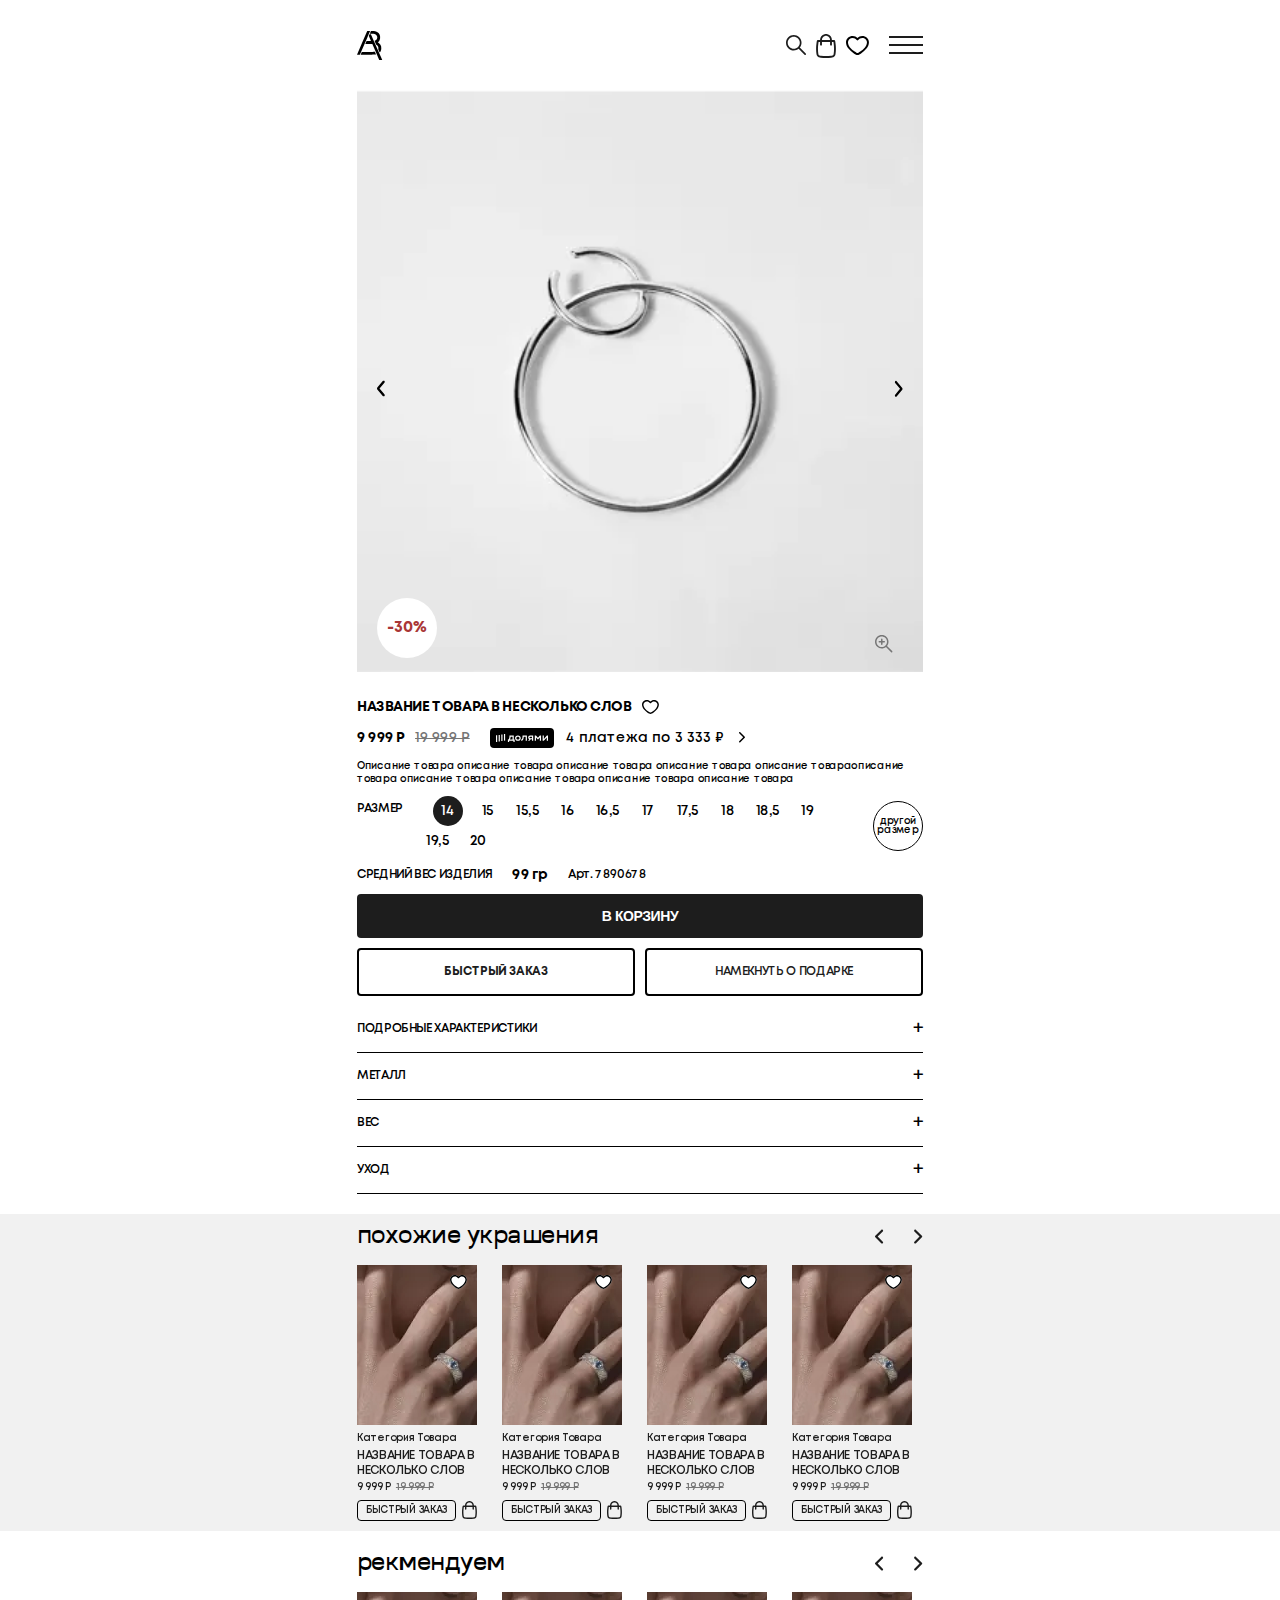
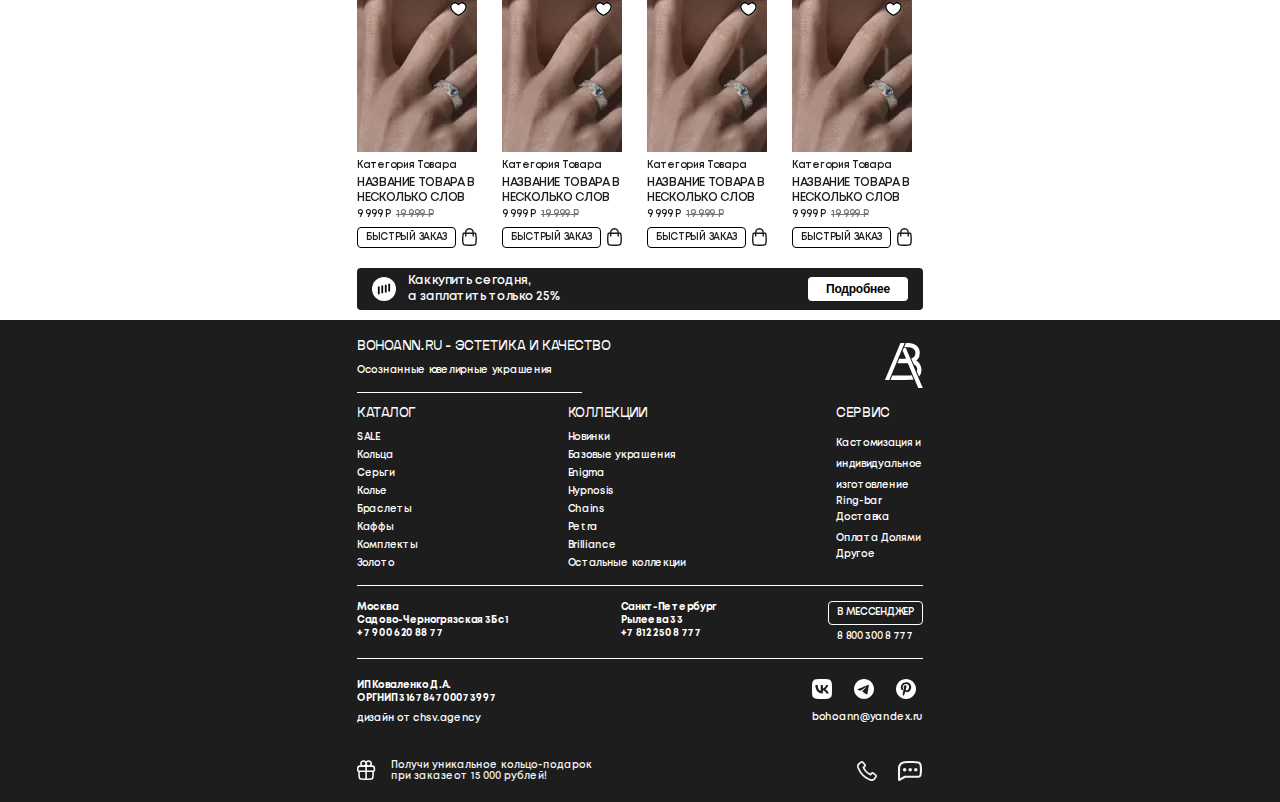
<file: card.html>
<!DOCTYPE html>
<html lang="en">
<head>
    <meta charset="UTF-8">
    <meta http-equiv="X-UA-Compatible" content="IE=edge">
    <meta name="viewport" content="width=device-width, initial-scale=1.0">
    <link rel="stylesheet" href="css/style.min.css">
    <title>Карточка</title>
</head>
<body>
<header class="header">
    <div class="container">
        <div class="header__wrapper">
            <a href="#" class="header__logo">
                <svg width="26" height="30" viewBox="0 0 26 30" fill="none" xmlns="http://www.w3.org/2000/svg">
                    <path d="M25.2167 29.8994C24.252 29.8994 23.3097 29.8958 22.3674 29.903C22.2185 29.9039 22.1609 29.8545 22.106 29.7278C19.853 24.5072 17.5934 19.2883 15.3404 14.0667C15.2827 13.9329 15.2139 13.8997 15.0734 13.9006C12.9023 13.9051 10.732 13.9042 8.56087 13.9051C8.49483 13.9051 8.42785 13.9051 8.33948 13.9051C8.3618 13.8431 8.37576 13.7946 8.39529 13.7488C8.75343 12.9215 9.11622 12.096 9.46878 11.266C9.51901 11.1474 9.58506 11.1169 9.70971 11.1178C11.0837 11.1223 12.4585 11.1205 13.8325 11.1205C13.8995 11.1205 13.9655 11.1205 14.0539 11.1205C14.0213 11.0378 13.9971 10.9687 13.9674 10.9004C13.2725 9.29431 12.5785 7.68733 11.8809 6.08215C11.813 5.92585 11.8102 5.78033 11.8799 5.62583C12.0734 5.19647 12.2641 4.7662 12.4502 4.33414C12.4883 4.24611 12.5358 4.21108 12.6381 4.21288C13.0027 4.21917 13.3683 4.22366 13.732 4.21108C13.8837 4.20569 13.9525 4.25599 14.0092 4.38804C15.0269 6.73249 16.0483 9.07604 17.0697 11.4187C18.9851 15.8103 20.8939 20.2045 22.8195 24.5925C23.5702 26.3028 24.359 27.9987 25.1302 29.7009C25.1581 29.7584 25.1823 29.8177 25.2167 29.8994Z" fill="black"/>
                    <path d="M20.814 12.26C21.933 12.9139 22.7916 13.7852 23.4335 14.8568C24.1433 16.0416 24.4 17.3225 24.2846 18.6825C24.2121 19.5376 24.0465 20.3667 23.6381 21.1365C23.3879 21.6081 23.0726 22.0375 22.6847 22.4399C22.6521 22.3779 22.6242 22.3294 22.6019 22.2791C22.1777 21.3261 21.7516 20.3739 21.333 19.4191C21.2986 19.34 21.2912 19.2376 21.3088 19.1523C21.5014 18.2091 21.467 17.2839 21.067 16.3911C20.7209 15.6204 20.1172 15.0832 19.36 14.6961C19.24 14.635 19.1637 14.5595 19.1098 14.4374C18.6102 13.3047 18.1042 12.1755 17.6009 11.0446C17.5749 10.9863 17.5535 10.9261 17.5312 10.8704C17.7591 10.7788 17.9842 10.7051 18.1935 10.6009C19.6112 9.89757 20.2865 8.75768 20.266 7.23424C20.2447 5.67576 19.1795 4.41102 17.547 3.97267C16.8809 3.79392 16.1991 3.72655 15.5107 3.72475C14.6595 3.72295 13.8084 3.72385 12.9572 3.72385C12.8912 3.72385 12.8251 3.72385 12.733 3.72385C12.8595 3.44539 12.9786 3.184 13.0968 2.92261C13.3768 2.30551 13.6577 1.68841 13.9368 1.07041C13.9721 0.992257 14.0019 0.934768 14.1144 0.936564C15.0744 0.94914 16.0344 0.906922 16.9907 1.04346C18.4316 1.24916 19.7842 1.67044 20.9256 2.57947C22.1981 3.59271 22.933 4.89249 23.1088 6.4833C23.2512 7.77229 23.1256 9.02446 22.5777 10.2209C22.1935 11.0545 21.64 11.7525 20.814 12.26Z" fill="black"/>
                    <path d="M0 24.6833C0.219535 24.1749 0.428838 23.689 0.63907 23.2039C3.83349 15.8418 7.02883 8.47879 10.2205 1.11489C10.2791 0.979252 10.3488 0.933441 10.5005 0.934339C11.3637 0.941525 12.227 0.937932 13.1153 0.937932C12.9916 1.23436 12.8791 1.51551 12.7581 1.79397C12.0586 3.40814 11.3544 5.02051 10.6586 6.63647C9.90232 8.39166 9.1572 10.1522 8.40092 11.9074C6.58697 16.1176 4.7693 20.3259 2.94977 24.5333C2.92372 24.5944 2.84372 24.6761 2.7879 24.6761C1.86977 24.686 0.951627 24.6833 0 24.6833Z" fill="black"/>
                    <path d="M18.9516 24.3751C18.3154 24.456 17.6921 24.5629 17.0642 24.6069C16.2949 24.6608 15.5228 24.6796 14.7516 24.6814C11.1293 24.6886 7.50606 24.685 3.88281 24.685C3.81211 24.685 3.74141 24.685 3.64746 24.685C3.82886 24.2646 4.00095 23.8658 4.17397 23.467C4.37118 23.0134 4.57397 22.5615 4.76188 22.1043C4.82327 21.9543 4.89862 21.8968 5.07537 21.8977C8.57025 21.9031 12.0661 21.9112 15.5609 21.8932C16.2874 21.8896 17.013 21.7863 17.7386 21.7369C17.7991 21.7325 17.9014 21.7693 17.9191 21.8124C18.2651 22.6316 18.6019 23.4544 18.9395 24.2772C18.947 24.2907 18.9451 24.3087 18.9516 24.3751Z" fill="black"/>
                </svg>                    
            </a>
            <div class="header__right">
                <ul>
                    <li>
                        <a href="#">
                            <svg width="20" height="20" viewBox="0 0 20 20" fill="none" xmlns="http://www.w3.org/2000/svg">
                                <path fill-rule="evenodd" clip-rule="evenodd" d="M12.6021 13.8213C9.55575 16.2612 5.09649 16.0692 2.27252 13.2452C-0.757505 10.2152 -0.757505 5.30254 2.27252 2.27252C5.30254 -0.757506 10.2152 -0.757505 13.2452 2.27252C16.0692 5.09649 16.2612 9.55574 13.8213 12.6021L19.7475 18.5283C20.0842 18.865 20.0842 19.4108 19.7475 19.7475C19.4108 20.0842 18.865 20.0842 18.5283 19.7475L12.6021 13.8213ZM3.4917 12.026C1.13502 9.66933 1.13502 5.84839 3.4917 3.4917C5.84839 1.13502 9.66933 1.13502 12.026 3.4917C14.381 5.84666 14.3827 9.66372 12.0312 12.0208C12.0295 12.0225 12.0277 12.0243 12.026 12.026C12.0243 12.0277 12.0225 12.0294 12.0208 12.0312C9.66373 14.3827 5.84666 14.381 3.4917 12.026Z" fill="#1D1D1D"/>
                            </svg>                                
                        </a>
                    </li>
                    <li>
                        <a href="#">
                            <svg width="20" height="25" viewBox="0 0 20 25" fill="none" xmlns="http://www.w3.org/2000/svg">
                                <path fill-rule="evenodd" clip-rule="evenodd" d="M4.06252 7.06244V6.91259C4.06252 4.20291 5.89703 1.83699 8.52134 1.16217C9.49135 0.91274 10.5087 0.91274 11.4787 1.16217C14.103 1.83699 15.9375 4.20292 15.9375 6.9126V7.06244H17.8139C18.528 7.06244 19.1341 7.58617 19.2376 8.29272L19.5109 10.1583C20.0491 13.8314 20.0491 17.5633 19.5109 21.2363C19.251 23.0101 17.8207 24.3814 16.0375 24.5664L15.2514 24.6479C11.7598 25.01 8.24018 25.01 4.7486 24.6479L3.96252 24.5664C2.17934 24.3814 0.748981 23.0101 0.489083 21.2363C-0.0490957 17.5633 -0.0490954 13.8314 0.489084 10.1583L0.762426 8.29272C0.865951 7.58617 1.47201 7.06244 2.18611 7.06244H4.06252ZM8.98829 2.9781C9.65198 2.80743 10.3481 2.80743 11.0117 2.9781C12.8073 3.43982 14.0625 5.05861 14.0625 6.9126V7.06244H5.93752V6.91259C5.93752 5.0586 7.19271 3.43982 8.98829 2.9781ZM4.06252 8.93744V11.7499C4.06252 12.2677 4.48225 12.6874 5.00002 12.6874C5.51779 12.6874 5.93752 12.2677 5.93752 11.7499V8.93744H14.0625V11.7499C14.0625 12.2677 14.4823 12.6874 15 12.6874C15.5178 12.6874 15.9375 12.2677 15.9375 11.7499V8.93744H17.437L17.6558 10.4301C18.1675 13.9229 18.1675 17.4717 17.6558 20.9645C17.5202 21.8897 16.7742 22.6049 15.8441 22.7014L15.058 22.7829C11.695 23.1316 8.305 23.1316 4.94201 22.7829L4.15592 22.7014C3.22587 22.6049 2.47983 21.8897 2.34428 20.9645C1.83251 17.4717 1.83251 13.9229 2.34428 10.4301L2.56298 8.93744H4.06252Z" fill="#1D1D1D"/>
                            </svg>                                
                        </a>
                    </li>
                    <li>
                        <a href="#">
                            <svg width="23" height="19" viewBox="0 0 23 19" fill="none" xmlns="http://www.w3.org/2000/svg">
                                <path fill-rule="evenodd" clip-rule="evenodd" d="M0 6.26318C0 2.7246 3.10439 0 6.74828 0C8.62662 0 10.2794 0.880733 11.4655 2.02033C12.6516 0.880733 14.3044 0 16.1828 0C19.8266 0 22.931 2.7246 22.931 6.26318C22.931 8.68715 21.8973 10.8188 20.4652 12.6206C19.0355 14.4194 17.1655 15.946 15.3749 17.1864C14.691 17.6602 13.9991 18.0973 13.3659 18.4198C12.7713 18.7226 12.0876 19 11.4655 19C10.8434 19 10.1597 18.7226 9.56516 18.4198C8.93194 18.0973 8.24005 17.6602 7.55615 17.1864C5.76558 15.946 3.89549 14.4194 2.46583 12.6206C1.03371 10.8188 0 8.68715 0 6.26318ZM6.74828 1.96552C4.02374 1.96552 1.96552 3.96916 1.96552 6.26318C1.96552 8.10224 2.7462 9.81448 4.00453 11.3977C5.26534 12.984 6.96176 14.3836 8.67546 15.5708C9.32391 16.02 9.9347 16.4023 10.4571 16.6683C11.0182 16.9541 11.3432 17.0345 11.4655 17.0345C11.5878 17.0345 11.9128 16.9541 12.4739 16.6683C12.9963 16.4023 13.6071 16.02 14.2556 15.5708C15.9693 14.3836 17.6657 12.984 18.9265 11.3977C20.1848 9.81448 20.9655 8.10224 20.9655 6.26318C20.9655 3.96917 18.9073 1.96552 16.1828 1.96552C14.618 1.96552 13.1569 2.90035 12.2446 4.08686C12.0586 4.3288 11.7707 4.47059 11.4655 4.47059C11.1603 4.47059 10.8725 4.3288 10.6864 4.08686C9.77413 2.90035 8.31302 1.96552 6.74828 1.96552Z" fill="black"/>
                            </svg>                                
                        </a>
                    </li>
                    <li>
                        <a href="#" class="header__burger">
                            <svg width="34" height="18" viewBox="0 0 34 18" fill="none" xmlns="http://www.w3.org/2000/svg">
                                <line y1="1" x2="34" y2="1" stroke="#1D1D1D" stroke-width="2"/>
                                <line y1="9" x2="34" y2="9" stroke="#1D1D1D" stroke-width="2"/>
                                <line y1="17" x2="34" y2="17" stroke="#1D1D1D" stroke-width="2"/>
                            </svg>                                
                        </a>
                    </li>
                </ul>
            </div>
        </div>
    </div>
</header>

<main>
    <section class="image">
        <div class="swiper swiper-image">
            <div class="swiper-wrapper">
                <div class="swiper-slide">
                    <div class="image__slide">
                        <picture><source srcset="./img/6.webp" type="image/webp"><img src="./img/6.png" alt="product"></picture>
                        <div class="image__sale">-30%</div>
                        <a href="#">
                            <svg width="18" height="18" viewBox="0 0 18 18" fill="none" xmlns="http://www.w3.org/2000/svg">
                                <path d="M6.77844 3.52844C7.19266 3.52844 7.52844 3.86423 7.52844 4.27844V6.02844H9.27844C9.69266 6.02844 10.0284 6.36423 10.0284 6.77844C10.0284 7.19266 9.69266 7.52844 9.27844 7.52844H7.52844V9.27844C7.52844 9.69266 7.19266 10.0284 6.77844 10.0284C6.36423 10.0284 6.02844 9.69266 6.02844 9.27844V7.52844H4.27844C3.86423 7.52844 3.52844 7.19266 3.52844 6.77844C3.52844 6.36423 3.86423 6.02844 4.27844 6.02844H6.02844V4.27844C6.02844 3.86423 6.36423 3.52844 6.77844 3.52844Z" fill="#767676"/>
                                <path fill-rule="evenodd" clip-rule="evenodd" d="M1.97703 11.523C4.43381 13.9798 8.31325 14.1468 10.9635 12.0242L16.1191 17.1798C16.412 17.4727 16.8869 17.4727 17.1798 17.1798C17.4727 16.8869 17.4727 16.412 17.1798 16.1191L12.0242 10.9635C14.1468 8.31324 13.9798 4.43381 11.523 1.97703C8.88693 -0.659009 4.61307 -0.65901 1.97703 1.97703C-0.65901 4.61307 -0.65901 8.88693 1.97703 11.523ZM3.03769 3.03769C0.987437 5.08794 0.987437 8.41206 3.03769 10.4623C5.08644 12.5111 8.40719 12.5126 10.4578 10.4668L10.4623 10.4623L10.4668 10.4578C12.5126 8.40718 12.5111 5.08644 10.4623 3.03769C8.41206 0.987437 5.08794 0.987437 3.03769 3.03769Z" fill="#767676"/>
                            </svg>                            
                        </a>
                    </div>
                </div>
                <div class="swiper-slide">
                    <div class="image__slide">
                        <picture><source srcset="./img/6.webp" type="image/webp"><img src="./img/6.png" alt="product"></picture>
                        <div class="image__sale">-30%</div>
                        <a href="#">
                            <svg width="18" height="18" viewBox="0 0 18 18" fill="none" xmlns="http://www.w3.org/2000/svg">
                                <path d="M6.77844 3.52844C7.19266 3.52844 7.52844 3.86423 7.52844 4.27844V6.02844H9.27844C9.69266 6.02844 10.0284 6.36423 10.0284 6.77844C10.0284 7.19266 9.69266 7.52844 9.27844 7.52844H7.52844V9.27844C7.52844 9.69266 7.19266 10.0284 6.77844 10.0284C6.36423 10.0284 6.02844 9.69266 6.02844 9.27844V7.52844H4.27844C3.86423 7.52844 3.52844 7.19266 3.52844 6.77844C3.52844 6.36423 3.86423 6.02844 4.27844 6.02844H6.02844V4.27844C6.02844 3.86423 6.36423 3.52844 6.77844 3.52844Z" fill="#767676"/>
                                <path fill-rule="evenodd" clip-rule="evenodd" d="M1.97703 11.523C4.43381 13.9798 8.31325 14.1468 10.9635 12.0242L16.1191 17.1798C16.412 17.4727 16.8869 17.4727 17.1798 17.1798C17.4727 16.8869 17.4727 16.412 17.1798 16.1191L12.0242 10.9635C14.1468 8.31324 13.9798 4.43381 11.523 1.97703C8.88693 -0.659009 4.61307 -0.65901 1.97703 1.97703C-0.65901 4.61307 -0.65901 8.88693 1.97703 11.523ZM3.03769 3.03769C0.987437 5.08794 0.987437 8.41206 3.03769 10.4623C5.08644 12.5111 8.40719 12.5126 10.4578 10.4668L10.4623 10.4623L10.4668 10.4578C12.5126 8.40718 12.5111 5.08644 10.4623 3.03769C8.41206 0.987437 5.08794 0.987437 3.03769 3.03769Z" fill="#767676"/>
                            </svg>                            
                        </a>
                    </div>
                </div>
            </div>
        </div>
        <div class="image__arrows">
            <button class="image__prev">
                <svg width="8" height="16" viewBox="0 0 8 16" fill="none" xmlns="http://www.w3.org/2000/svg">
                    <path fill-rule="evenodd" clip-rule="evenodd" d="M7.42713 0.36997C7.83911 0.863264 7.83911 1.66305 7.42713 2.15635L2.54681 8L7.42713 13.8437C7.83911 14.3369 7.83911 15.1367 7.42713 15.63C7.01516 16.1233 6.34722 16.1233 5.93524 15.63L0.30898 8.89319C-0.102993 8.39989 -0.102993 7.60011 0.30898 7.10681L5.93524 0.36997C6.34722 -0.123323 7.01516 -0.123323 7.42713 0.36997Z" fill="black"/>
                </svg>                    
            </button>
            <button class="image__next">
                <svg width="9" height="17" viewBox="0 0 9 17" fill="none" xmlns="http://www.w3.org/2000/svg">
                    <path fill-rule="evenodd" clip-rule="evenodd" d="M1.15197 15.9857C0.739996 15.4924 0.739996 14.6927 1.15197 14.1994L6.03229 8.35571L1.15197 2.51206C0.739996 2.01877 0.739996 1.21898 1.15197 0.725684C1.56394 0.232389 2.23188 0.232389 2.64386 0.725684L8.27012 7.46253C8.68209 7.95582 8.68209 8.75561 8.27012 9.2489L2.64386 15.9857C2.23188 16.479 1.56394 16.479 1.15197 15.9857Z" fill="black"/>
                </svg>                                      
            </button>
        </div>
    </section>
    <section class="product">
        <div class="container">
            <div class="product__title">
                название  товара в несколько слов
                <svg width="17" height="14" viewBox="0 0 17 14" fill="none" xmlns="http://www.w3.org/2000/svg">
                    <path fill-rule="evenodd" clip-rule="evenodd" d="M0 4.61497C0 2.0076 2.28745 0 4.97241 0C6.35646 0 7.57433 0.648961 8.44828 1.48867C9.32222 0.648961 10.5401 0 11.9241 0C14.6091 0 16.8966 2.0076 16.8966 4.61497C16.8966 6.40106 16.1349 7.97174 15.0796 9.29942C14.0262 10.6248 12.6482 11.7497 11.3289 12.6637C10.8249 13.0128 10.3151 13.3349 9.84854 13.5725C9.41042 13.7956 8.90665 14 8.44828 14C7.9899 14 7.48613 13.7956 7.04802 13.5725C6.58143 13.3349 6.07162 13.0128 5.56769 12.6637C4.24832 11.7497 2.87036 10.6248 1.81693 9.29942C0.761678 7.97174 0 6.40106 0 4.61497ZM4.97241 1.44828C2.96486 1.44828 1.44828 2.92465 1.44828 4.61497C1.44828 5.97007 2.02352 7.23172 2.95071 8.39828C3.87972 9.56713 5.12972 10.5984 6.39244 11.4732C6.87025 11.8042 7.3203 12.0859 7.70526 12.2819C8.11869 12.4925 8.35816 12.5517 8.44828 12.5517C8.53839 12.5517 8.77786 12.4925 9.19129 12.2819C9.57625 12.0859 10.0263 11.8042 10.5041 11.4732C11.7668 10.5984 13.0168 9.56713 13.9458 8.39828C14.873 7.23172 15.4483 5.97007 15.4483 4.61497C15.4483 2.92465 13.9317 1.44828 11.9241 1.44828C10.7712 1.44828 9.69456 2.1371 9.02234 3.01137C8.88527 3.18964 8.67315 3.29412 8.44828 3.29412C8.2234 3.29412 8.01128 3.18964 7.87421 3.01137C7.20199 2.1371 6.12539 1.44828 4.97241 1.44828Z" fill="black"/>
                </svg>                    
            </div>
            <div class="product__price">
                <div class="product__price-new">9 999 Р</div>
                <del class="product__price-old">19 999 Р</del>
                <div class="product__price-marker">
                    <svg width="52" height="8" viewBox="0 0 52 8" fill="none" xmlns="http://www.w3.org/2000/svg">
                        <path d="M9.1297 0H7.95166V6.64151H9.1297V0Z" fill="white"/>
                        <path d="M1.17804 1.3584H0V7.99991H1.17804V1.3584Z" fill="white"/>
                        <path d="M3.82867 0.905762H2.65063V7.54727H3.82867V0.905762Z" fill="white"/>
                        <path d="M6.4793 0.452881H5.30127V7.09439H6.4793V0.452881Z" fill="white"/>
                        <path d="M41.941 3.81874L39.9399 1.57324H38.77V6.77236H39.9915V3.45522L41.8184 5.42051H42.0442L43.8398 3.45522V6.77236H45.0612V1.57324H43.8913L41.941 3.81874Z" fill="white"/>
                        <path d="M50.881 1.57324L47.8535 4.95248V1.57324H46.6321V6.77236H47.7511L50.7786 3.39312V6.77236H52.0001V1.57324H50.881Z" fill="white"/>
                        <path d="M32.1906 3.47567C32.1906 4.30344 32.6391 4.95551 33.3276 5.2289L32.0366 6.77236H33.5317L34.706 5.36825H35.9768V6.77236H37.1983V1.57324H34.0886C32.9292 1.57324 32.1906 2.37375 32.1906 3.47567ZM35.9776 2.71833V4.25573H34.3151C33.7604 4.25573 33.4629 3.9437 33.4629 3.48627C33.4629 3.02884 33.7709 2.71682 34.3151 2.71682L35.9776 2.71833Z" fill="white"/>
                        <path d="M26.5144 2.61306C26.4396 4.40114 26.0659 5.55532 25.334 5.55532H25.1509V6.80341L25.346 6.81401C26.8134 6.89656 27.6244 5.59697 27.7575 2.75847H29.6876V6.77236H30.9068V1.57324H26.5555L26.5144 2.61306Z" fill="white"/>
                        <path d="M21.916 1.50049C20.264 1.50049 19.0754 2.65467 19.0754 4.17237C19.0754 5.74233 20.3687 6.85561 21.916 6.85561C23.5277 6.85561 24.7798 5.68023 24.7798 4.17237C24.7798 2.66451 23.5277 1.50049 21.916 1.50049ZM21.916 5.60752C20.9824 5.60752 20.3462 4.99408 20.3462 4.17237C20.3462 3.33021 20.9831 2.73343 21.916 2.73343C22.849 2.73343 23.5068 3.35748 23.5068 4.17237C23.5068 4.98726 22.84 5.60752 21.916 5.60752Z" fill="white"/>
                        <path d="M17.7795 1.58301H13.4685L13.4274 2.62283C13.3661 4.12084 12.9789 5.54539 12.2471 5.56584L11.9084 5.57644V7.99992H13.1404V6.77303H17.42V7.99992H18.6624V5.56584H17.7795V1.58301ZM16.5581 5.56584H13.9514C14.3925 4.8903 14.6287 3.91257 14.6698 2.769H16.5581V5.56584Z" fill="white"/>
                    </svg>                                           
                </div>
                <a href="#" class="product__price-time">
                    4 платежа по  3 333 ₽   
                    <svg width="6" height="11" viewBox="0 0 6 11" fill="none" xmlns="http://www.w3.org/2000/svg">
                        <path d="M4.18934 5.25L0.219669 9.21967C-0.073224 9.51256 -0.073224 9.98744 0.219669 10.2803C0.512563 10.5732 0.987437 10.5732 1.28033 10.2803L5.78033 5.78033C6.07322 5.48744 6.07322 5.01256 5.78033 4.71967L1.28033 0.219669C0.987438 -0.0732245 0.512564 -0.0732245 0.21967 0.219669C-0.0732232 0.512562 -0.0732232 0.987436 0.21967 1.28033L4.18934 5.25Z" fill="black"/>
                    </svg>                        
                </a>
            </div>
            <div class="product__text">
                Описание товара описание товара описание товара описание товара описание товараописание товара описание товара
                описание товара описание товара описание товара
            </div>
            <div class="product__size">
                <div class="product__size-text">размер</div>
                <div class="product__size-number">
                    <input type="radio" id="14" name="size" checked value="14" hidden>
                    <label for="14">14</label>
                    <input type="radio" id="15" name="size" value="15" hidden>
                    <label for="15">15</label>
                    <input type="radio" id="15,5" name="size" value="15,5" hidden>
                    <label for="15,5">15,5</label>
                    <input type="radio" id="16" name="size" value="16" hidden>
                    <label for="16">16</label>
                    <input type="radio" id="16,5" name="size" value="16,5" hidden>
                    <label for="16,5">16,5</label>
                    <input type="radio" id="17" name="size" value="17" hidden>
                    <label for="17">17</label>
                    <input type="radio" id="17,5" name="size" value="17,5" hidden>
                    <label for="17,5">17,5</label>
                    <input type="radio" id="18" name="size" value="18" hidden>
                    <label for="18">18</label>
                    <input type="radio" id="18,5" name="size" value="18,5" hidden>
                    <label for="18,5">18,5</label>
                    <input type="radio" id="19" name="size" value="19" hidden>
                    <label for="19">19</label>
                    <input type="radio" id="19,5" name="size" value="19,5" hidden>
                    <label for="19,5">19,5</label>
                    <input type="radio" id="20" name="size" value="20" hidden>
                    <label for="20">20</label>
                </div>
                <div class="product__size-more">
                    другой  размер
                </div>
            </div>
            <div class="product__ves">
                <p>средний вес изделия</p>
                <span>99 гр</span>
                <div>Арт. 7890678</div>
            </div>
            <button class="product__add">в корзину</button>
            <div class="product__buttons">
                <a href="#">
                    Быстрый заказ
                </a>
                <a href="#" data-toggle="#gift">Намекнуть о подарке</a>
            </div>
        </div>
    </section>
    <section class="accordion">
        <div class="container">
            <div class="accordion__box">
                <div class="accordion__label">
                    <p>подробные характеристики</p>
                    <span class="accordion__close">+</span>
                </div>
                <div class="accordion__content">
                    <p>Ответ ответ ответответответ ответответот ответ ответответ ответ ответ ответ ответответот ответ ответответ ответ ответ  ответответ</p>
                </div>
            </div>
            <div class="accordion__box">
                <div class="accordion__label">
                    <p>металл</p>
                    <span class="accordion__close">+</span>
                </div>
                <div class="accordion__content">
                    <p>Ответ ответ ответответответ ответответот ответ ответответ ответ ответ ответ ответответот ответ ответответ ответ ответ  ответответ</p>
                </div>
            </div>
            <div class="accordion__box">
                <div class="accordion__label">
                    <p>вес</p>
                    <span class="accordion__close">+</span>
                </div>
                <div class="accordion__content">
                    <p>Ответ ответ ответответответ ответответот ответ ответответ ответ ответ ответ ответответот ответ ответответ ответ ответ  ответответ</p>
                </div>
            </div>
            <div class="accordion__box">
                <div class="accordion__label">
                    <p>Уход</p>
                    <span class="accordion__close">+</span>
                </div>
                <div class="accordion__content">
                    <p>Ответ ответ ответответответ ответответот ответ ответответ ответ ответ ответ ответответот ответ ответответ ответ ответ  ответответ</p>
                </div>
            </div>
        </div>
    </section>
    <section class="favorites favorites_card">
        <div class="container">
            <div class="favorites__arrow">
                <div class="title title_small">похожие украшения</div>
                <div class="favorites__buttons">
                    <button class="favorites__prev">
                        <svg width="9" height="15" viewBox="0 0 9 15" fill="none" xmlns="http://www.w3.org/2000/svg">
                            <path fill-rule="evenodd" clip-rule="evenodd" d="M7.78154 0.945092C8.21317 1.37449 8.21317 2.07067 7.78154 2.50006L2.66834 7.58675L7.78154 12.6734C8.21317 13.1028 8.21317 13.799 7.78154 14.2284C7.34991 14.6578 6.65009 14.6578 6.21846 14.2284L0.323724 8.36423C-0.107908 7.93484 -0.107908 7.23865 0.323724 6.80926L6.21846 0.945092C6.65009 0.515698 7.34991 0.515698 7.78154 0.945092Z" fill="#1D1D1D"/>
                        </svg>                            
                    </button>
                    <button class="favorites__next">
                        <svg width="9" height="15" viewBox="0 0 9 15" fill="none" xmlns="http://www.w3.org/2000/svg">
                            <path fill-rule="evenodd" clip-rule="evenodd" d="M0.428911 0.945092C-0.00272083 1.37449 -0.00272083 2.07067 0.428911 2.50006L5.54211 7.58675L0.428911 12.6734C-0.00272083 13.1028 -0.00272083 13.799 0.428911 14.2284C0.860543 14.6578 1.56036 14.6578 1.99199 14.2284L7.88673 8.36423C8.31836 7.93484 8.31836 7.23865 7.88673 6.80926L1.99199 0.945092C1.56036 0.515698 0.860543 0.515698 0.428911 0.945092Z" fill="#1D1D1D"/>
                        </svg>                                                        
                    </button>
                </div>
            </div>
        </div>
        <div class="favorites__slider">
            <div class="swiper swiper-favorites">
                <div class="swiper-wrapper">
                    <div class="swiper-slide">
                        <div class="favorites__slide">
                            <div class="favorites__slide-img">
                                <picture><source srcset="./img/2.webp" type="image/webp"><img src="./img/2.jpg" alt="product"></picture>
                                <a href="#" class="favorites__slide-like">
                                    <svg width="17" height="14" viewBox="0 0 17 14" fill="none" xmlns="http://www.w3.org/2000/svg">
                                        <path fill-rule="evenodd" clip-rule="evenodd" d="M0 4.61497C0 2.0076 2.28745 0 4.97241 0C6.35646 0 7.57433 0.648962 8.44828 1.48867C9.32222 0.648962 10.5401 0 11.9241 0C14.6091 0 16.8966 2.0076 16.8966 4.61497C16.8966 6.40106 16.1349 7.97174 15.0796 9.29942C14.0262 10.6248 12.6482 11.7497 11.3289 12.6637C10.8249 13.0128 10.3151 13.3349 9.84854 13.5725C9.41042 13.7956 8.90665 14 8.44828 14C7.9899 14 7.48613 13.7956 7.04802 13.5725C6.58143 13.3349 6.07162 13.0128 5.56769 12.6637C4.24832 11.7497 2.87036 10.6248 1.81693 9.29942C0.761678 7.97174 0 6.40106 0 4.61497Z" fill="white"/>
                                        <path fill-rule="evenodd" clip-rule="evenodd" d="M0 4.61497C0 2.0076 2.28745 0 4.97241 0C6.35646 0 7.57433 0.648961 8.44828 1.48867C9.32222 0.648961 10.5401 0 11.9241 0C14.6091 0 16.8966 2.0076 16.8966 4.61497C16.8966 6.40106 16.1349 7.97174 15.0796 9.29942C14.0262 10.6248 12.6482 11.7497 11.3289 12.6637C10.8249 13.0128 10.3151 13.3349 9.84854 13.5725C9.41042 13.7956 8.90665 14 8.44828 14C7.9899 14 7.48613 13.7956 7.04802 13.5725C6.58143 13.3349 6.07162 13.0128 5.56769 12.6637C4.24832 11.7497 2.87036 10.6248 1.81693 9.29942C0.761678 7.97174 0 6.40106 0 4.61497ZM4.97241 1.44828C2.96486 1.44828 1.44828 2.92465 1.44828 4.61497C1.44828 5.97007 2.02352 7.23172 2.95071 8.39828C3.87972 9.56713 5.12972 10.5984 6.39244 11.4732C6.87025 11.8042 7.3203 12.0859 7.70526 12.2819C8.11869 12.4925 8.35816 12.5517 8.44828 12.5517C8.53839 12.5517 8.77786 12.4925 9.19129 12.2819C9.57625 12.0859 10.0263 11.8042 10.5041 11.4732C11.7668 10.5984 13.0168 9.56713 13.9458 8.39828C14.873 7.23172 15.4483 5.97007 15.4483 4.61497C15.4483 2.92465 13.9317 1.44828 11.9241 1.44828C10.7712 1.44828 9.69456 2.1371 9.02234 3.01137C8.88527 3.18964 8.67315 3.29412 8.44828 3.29412C8.2234 3.29412 8.01128 3.18964 7.87421 3.01137C7.20199 2.1371 6.12539 1.44828 4.97241 1.44828Z" fill="black"/>
                                    </svg>                                        
                                    <svg width="17" height="14" viewBox="0 0 17 14" fill="none" xmlns="http://www.w3.org/2000/svg">
                                        <path fill-rule="evenodd" clip-rule="evenodd" d="M0 4.61497C0 2.0076 2.28745 0 4.97241 0C6.35646 0 7.57433 0.648961 8.44828 1.48867C9.32222 0.648961 10.5401 0 11.9241 0C14.6091 0 16.8966 2.0076 16.8966 4.61497C16.8966 6.40106 16.1349 7.97174 15.0796 9.29942C14.0262 10.6248 12.6482 11.7497 11.3289 12.6637C10.8249 13.0128 10.3151 13.3349 9.84854 13.5725C9.41042 13.7956 8.90665 14 8.44828 14C7.9899 14 7.48613 13.7956 7.04802 13.5725C6.58143 13.3349 6.07162 13.0128 5.56769 12.6637C4.24832 11.7497 2.87036 10.6248 1.81693 9.29942C0.761678 7.97174 0 6.40106 0 4.61497ZM4.97241 1.44828C2.96486 1.44828 1.44828 2.92465 1.44828 4.61497C1.44828 5.97007 2.02352 7.23172 2.95071 8.39828C3.87972 9.56713 5.12972 10.5984 6.39244 11.4732C6.87025 11.8042 7.3203 12.0859 7.70526 12.2819C8.11869 12.4925 8.35816 12.5517 8.44828 12.5517C8.53839 12.5517 8.77786 12.4925 9.19129 12.2819C9.57625 12.0859 10.0263 11.8042 10.5041 11.4732C11.7668 10.5984 13.0168 9.56713 13.9458 8.39828C14.873 7.23172 15.4483 5.97007 15.4483 4.61497C15.4483 2.92465 13.9317 1.44828 11.9241 1.44828C10.7712 1.44828 9.69456 2.1371 9.02234 3.01137C8.88527 3.18964 8.67315 3.29412 8.44828 3.29412C8.2234 3.29412 8.01128 3.18964 7.87421 3.01137C7.20199 2.1371 6.12539 1.44828 4.97241 1.44828Z" fill="black"/>
                                    </svg>
                                </a>
                            </div>
                            <div class="favorites__slide-categories">категория товара</div>
                            <div class="favorites__slide-name">название товара в несколько слов</div>
                            <div class="favorites__slide-price">
                                <div class="favorites__slide-new">9 999 Р</div>
                                <del class="favorites__slide-old">19 999 Р</del>
                            </div>
                            <div class="favorites__slide-buttons">
                                <a href="#">быстрый заказ</a>
                                <a href="#">
                                    <svg width="15" height="18" viewBox="0 0 15 18" fill="none" xmlns="http://www.w3.org/2000/svg">
                                        <path fill-rule="evenodd" clip-rule="evenodd" d="M2.98974 4.57612V4.46347C2.98974 2.42649 4.36882 0.647923 6.34162 0.140631C7.07082 -0.046877 7.8356 -0.046877 8.5648 0.140631C10.5376 0.647923 11.9167 2.42649 11.9167 4.46348V4.57612H13.3273C13.8641 4.57612 14.3197 4.96983 14.3975 5.50098L14.603 6.9034C15.0076 9.66461 15.0076 12.47 14.603 15.2312C14.4076 16.5647 13.3323 17.5956 11.9919 17.7346L11.4009 17.7959C8.77615 18.0681 6.13027 18.0681 3.5055 17.7959L2.91456 17.7346C1.57407 17.5956 0.498805 16.5647 0.303429 15.2312C-0.101143 12.47 -0.101143 9.66461 0.30343 6.9034L0.508913 5.50098C0.586737 4.96983 1.04234 4.57612 1.57916 4.57612H2.98974ZM6.69265 1.50574C7.19158 1.37744 7.71485 1.37744 8.21377 1.50574C9.56359 1.85283 10.5072 3.06975 10.5072 4.46348V4.57612H4.39925V4.46347C4.39925 3.06975 5.34284 1.85283 6.69265 1.50574ZM2.98974 5.98564V8.09991C2.98974 8.48914 3.30527 8.80467 3.69449 8.80467C4.08372 8.80467 4.39925 8.48914 4.39925 8.09991V5.98564H10.5072V8.09991C10.5072 8.48914 10.8227 8.80467 11.2119 8.80467C11.6012 8.80467 11.9167 8.48914 11.9167 8.09991V5.98564H13.0439L13.2084 7.10774C13.5931 9.73345 13.5931 12.4012 13.2084 15.0269C13.1065 15.7224 12.5456 16.2601 11.8465 16.3326L11.2555 16.3939C8.72742 16.656 6.17899 16.656 3.65089 16.3939L3.05995 16.3326C2.36079 16.2601 1.79996 15.7224 1.69806 15.0269C1.31334 12.4012 1.31334 9.73345 1.69806 7.10774L1.86247 5.98564H2.98974Z" fill="#1D1D1D"/>
                                    </svg>                                        
                                </a>
                            </div>
                        </div>
                    </div>
                    <div class="swiper-slide">
                        <div class="favorites__slide">
                            <div class="favorites__slide-img">
                                <picture><source srcset="./img/2.webp" type="image/webp"><img src="./img/2.jpg" alt="product"></picture>
                                <a href="#" class="favorites__slide-like">
                                    <svg width="17" height="14" viewBox="0 0 17 14" fill="none" xmlns="http://www.w3.org/2000/svg">
                                        <path fill-rule="evenodd" clip-rule="evenodd" d="M0 4.61497C0 2.0076 2.28745 0 4.97241 0C6.35646 0 7.57433 0.648962 8.44828 1.48867C9.32222 0.648962 10.5401 0 11.9241 0C14.6091 0 16.8966 2.0076 16.8966 4.61497C16.8966 6.40106 16.1349 7.97174 15.0796 9.29942C14.0262 10.6248 12.6482 11.7497 11.3289 12.6637C10.8249 13.0128 10.3151 13.3349 9.84854 13.5725C9.41042 13.7956 8.90665 14 8.44828 14C7.9899 14 7.48613 13.7956 7.04802 13.5725C6.58143 13.3349 6.07162 13.0128 5.56769 12.6637C4.24832 11.7497 2.87036 10.6248 1.81693 9.29942C0.761678 7.97174 0 6.40106 0 4.61497Z" fill="white"/>
                                        <path fill-rule="evenodd" clip-rule="evenodd" d="M0 4.61497C0 2.0076 2.28745 0 4.97241 0C6.35646 0 7.57433 0.648961 8.44828 1.48867C9.32222 0.648961 10.5401 0 11.9241 0C14.6091 0 16.8966 2.0076 16.8966 4.61497C16.8966 6.40106 16.1349 7.97174 15.0796 9.29942C14.0262 10.6248 12.6482 11.7497 11.3289 12.6637C10.8249 13.0128 10.3151 13.3349 9.84854 13.5725C9.41042 13.7956 8.90665 14 8.44828 14C7.9899 14 7.48613 13.7956 7.04802 13.5725C6.58143 13.3349 6.07162 13.0128 5.56769 12.6637C4.24832 11.7497 2.87036 10.6248 1.81693 9.29942C0.761678 7.97174 0 6.40106 0 4.61497ZM4.97241 1.44828C2.96486 1.44828 1.44828 2.92465 1.44828 4.61497C1.44828 5.97007 2.02352 7.23172 2.95071 8.39828C3.87972 9.56713 5.12972 10.5984 6.39244 11.4732C6.87025 11.8042 7.3203 12.0859 7.70526 12.2819C8.11869 12.4925 8.35816 12.5517 8.44828 12.5517C8.53839 12.5517 8.77786 12.4925 9.19129 12.2819C9.57625 12.0859 10.0263 11.8042 10.5041 11.4732C11.7668 10.5984 13.0168 9.56713 13.9458 8.39828C14.873 7.23172 15.4483 5.97007 15.4483 4.61497C15.4483 2.92465 13.9317 1.44828 11.9241 1.44828C10.7712 1.44828 9.69456 2.1371 9.02234 3.01137C8.88527 3.18964 8.67315 3.29412 8.44828 3.29412C8.2234 3.29412 8.01128 3.18964 7.87421 3.01137C7.20199 2.1371 6.12539 1.44828 4.97241 1.44828Z" fill="black"/>
                                    </svg>                                        
                                    <svg width="17" height="14" viewBox="0 0 17 14" fill="none" xmlns="http://www.w3.org/2000/svg">
                                        <path fill-rule="evenodd" clip-rule="evenodd" d="M0 4.61497C0 2.0076 2.28745 0 4.97241 0C6.35646 0 7.57433 0.648961 8.44828 1.48867C9.32222 0.648961 10.5401 0 11.9241 0C14.6091 0 16.8966 2.0076 16.8966 4.61497C16.8966 6.40106 16.1349 7.97174 15.0796 9.29942C14.0262 10.6248 12.6482 11.7497 11.3289 12.6637C10.8249 13.0128 10.3151 13.3349 9.84854 13.5725C9.41042 13.7956 8.90665 14 8.44828 14C7.9899 14 7.48613 13.7956 7.04802 13.5725C6.58143 13.3349 6.07162 13.0128 5.56769 12.6637C4.24832 11.7497 2.87036 10.6248 1.81693 9.29942C0.761678 7.97174 0 6.40106 0 4.61497ZM4.97241 1.44828C2.96486 1.44828 1.44828 2.92465 1.44828 4.61497C1.44828 5.97007 2.02352 7.23172 2.95071 8.39828C3.87972 9.56713 5.12972 10.5984 6.39244 11.4732C6.87025 11.8042 7.3203 12.0859 7.70526 12.2819C8.11869 12.4925 8.35816 12.5517 8.44828 12.5517C8.53839 12.5517 8.77786 12.4925 9.19129 12.2819C9.57625 12.0859 10.0263 11.8042 10.5041 11.4732C11.7668 10.5984 13.0168 9.56713 13.9458 8.39828C14.873 7.23172 15.4483 5.97007 15.4483 4.61497C15.4483 2.92465 13.9317 1.44828 11.9241 1.44828C10.7712 1.44828 9.69456 2.1371 9.02234 3.01137C8.88527 3.18964 8.67315 3.29412 8.44828 3.29412C8.2234 3.29412 8.01128 3.18964 7.87421 3.01137C7.20199 2.1371 6.12539 1.44828 4.97241 1.44828Z" fill="black"/>
                                    </svg>
                                </a>
                            </div>
                            <div class="favorites__slide-categories">категория товара</div>
                            <div class="favorites__slide-name">название товара в несколько слов</div>
                            <div class="favorites__slide-price">
                                <div class="favorites__slide-new">9 999 Р</div>
                                <del class="favorites__slide-old">19 999 Р</del>
                            </div>
                            <div class="favorites__slide-buttons">
                                <a href="#">быстрый заказ</a>
                                <a href="#">
                                    <svg width="15" height="18" viewBox="0 0 15 18" fill="none" xmlns="http://www.w3.org/2000/svg">
                                        <path fill-rule="evenodd" clip-rule="evenodd" d="M2.98974 4.57612V4.46347C2.98974 2.42649 4.36882 0.647923 6.34162 0.140631C7.07082 -0.046877 7.8356 -0.046877 8.5648 0.140631C10.5376 0.647923 11.9167 2.42649 11.9167 4.46348V4.57612H13.3273C13.8641 4.57612 14.3197 4.96983 14.3975 5.50098L14.603 6.9034C15.0076 9.66461 15.0076 12.47 14.603 15.2312C14.4076 16.5647 13.3323 17.5956 11.9919 17.7346L11.4009 17.7959C8.77615 18.0681 6.13027 18.0681 3.5055 17.7959L2.91456 17.7346C1.57407 17.5956 0.498805 16.5647 0.303429 15.2312C-0.101143 12.47 -0.101143 9.66461 0.30343 6.9034L0.508913 5.50098C0.586737 4.96983 1.04234 4.57612 1.57916 4.57612H2.98974ZM6.69265 1.50574C7.19158 1.37744 7.71485 1.37744 8.21377 1.50574C9.56359 1.85283 10.5072 3.06975 10.5072 4.46348V4.57612H4.39925V4.46347C4.39925 3.06975 5.34284 1.85283 6.69265 1.50574ZM2.98974 5.98564V8.09991C2.98974 8.48914 3.30527 8.80467 3.69449 8.80467C4.08372 8.80467 4.39925 8.48914 4.39925 8.09991V5.98564H10.5072V8.09991C10.5072 8.48914 10.8227 8.80467 11.2119 8.80467C11.6012 8.80467 11.9167 8.48914 11.9167 8.09991V5.98564H13.0439L13.2084 7.10774C13.5931 9.73345 13.5931 12.4012 13.2084 15.0269C13.1065 15.7224 12.5456 16.2601 11.8465 16.3326L11.2555 16.3939C8.72742 16.656 6.17899 16.656 3.65089 16.3939L3.05995 16.3326C2.36079 16.2601 1.79996 15.7224 1.69806 15.0269C1.31334 12.4012 1.31334 9.73345 1.69806 7.10774L1.86247 5.98564H2.98974Z" fill="#1D1D1D"/>
                                    </svg>                                        
                                </a>
                            </div>
                        </div>
                    </div>
                    <div class="swiper-slide">
                        <div class="favorites__slide">
                            <div class="favorites__slide-img">
                                <picture><source srcset="./img/2.webp" type="image/webp"><img src="./img/2.jpg" alt="product"></picture>
                                <a href="#" class="favorites__slide-like">
                                    <svg width="17" height="14" viewBox="0 0 17 14" fill="none" xmlns="http://www.w3.org/2000/svg">
                                        <path fill-rule="evenodd" clip-rule="evenodd" d="M0 4.61497C0 2.0076 2.28745 0 4.97241 0C6.35646 0 7.57433 0.648962 8.44828 1.48867C9.32222 0.648962 10.5401 0 11.9241 0C14.6091 0 16.8966 2.0076 16.8966 4.61497C16.8966 6.40106 16.1349 7.97174 15.0796 9.29942C14.0262 10.6248 12.6482 11.7497 11.3289 12.6637C10.8249 13.0128 10.3151 13.3349 9.84854 13.5725C9.41042 13.7956 8.90665 14 8.44828 14C7.9899 14 7.48613 13.7956 7.04802 13.5725C6.58143 13.3349 6.07162 13.0128 5.56769 12.6637C4.24832 11.7497 2.87036 10.6248 1.81693 9.29942C0.761678 7.97174 0 6.40106 0 4.61497Z" fill="white"/>
                                        <path fill-rule="evenodd" clip-rule="evenodd" d="M0 4.61497C0 2.0076 2.28745 0 4.97241 0C6.35646 0 7.57433 0.648961 8.44828 1.48867C9.32222 0.648961 10.5401 0 11.9241 0C14.6091 0 16.8966 2.0076 16.8966 4.61497C16.8966 6.40106 16.1349 7.97174 15.0796 9.29942C14.0262 10.6248 12.6482 11.7497 11.3289 12.6637C10.8249 13.0128 10.3151 13.3349 9.84854 13.5725C9.41042 13.7956 8.90665 14 8.44828 14C7.9899 14 7.48613 13.7956 7.04802 13.5725C6.58143 13.3349 6.07162 13.0128 5.56769 12.6637C4.24832 11.7497 2.87036 10.6248 1.81693 9.29942C0.761678 7.97174 0 6.40106 0 4.61497ZM4.97241 1.44828C2.96486 1.44828 1.44828 2.92465 1.44828 4.61497C1.44828 5.97007 2.02352 7.23172 2.95071 8.39828C3.87972 9.56713 5.12972 10.5984 6.39244 11.4732C6.87025 11.8042 7.3203 12.0859 7.70526 12.2819C8.11869 12.4925 8.35816 12.5517 8.44828 12.5517C8.53839 12.5517 8.77786 12.4925 9.19129 12.2819C9.57625 12.0859 10.0263 11.8042 10.5041 11.4732C11.7668 10.5984 13.0168 9.56713 13.9458 8.39828C14.873 7.23172 15.4483 5.97007 15.4483 4.61497C15.4483 2.92465 13.9317 1.44828 11.9241 1.44828C10.7712 1.44828 9.69456 2.1371 9.02234 3.01137C8.88527 3.18964 8.67315 3.29412 8.44828 3.29412C8.2234 3.29412 8.01128 3.18964 7.87421 3.01137C7.20199 2.1371 6.12539 1.44828 4.97241 1.44828Z" fill="black"/>
                                    </svg>                                        
                                    <svg width="17" height="14" viewBox="0 0 17 14" fill="none" xmlns="http://www.w3.org/2000/svg">
                                        <path fill-rule="evenodd" clip-rule="evenodd" d="M0 4.61497C0 2.0076 2.28745 0 4.97241 0C6.35646 0 7.57433 0.648961 8.44828 1.48867C9.32222 0.648961 10.5401 0 11.9241 0C14.6091 0 16.8966 2.0076 16.8966 4.61497C16.8966 6.40106 16.1349 7.97174 15.0796 9.29942C14.0262 10.6248 12.6482 11.7497 11.3289 12.6637C10.8249 13.0128 10.3151 13.3349 9.84854 13.5725C9.41042 13.7956 8.90665 14 8.44828 14C7.9899 14 7.48613 13.7956 7.04802 13.5725C6.58143 13.3349 6.07162 13.0128 5.56769 12.6637C4.24832 11.7497 2.87036 10.6248 1.81693 9.29942C0.761678 7.97174 0 6.40106 0 4.61497ZM4.97241 1.44828C2.96486 1.44828 1.44828 2.92465 1.44828 4.61497C1.44828 5.97007 2.02352 7.23172 2.95071 8.39828C3.87972 9.56713 5.12972 10.5984 6.39244 11.4732C6.87025 11.8042 7.3203 12.0859 7.70526 12.2819C8.11869 12.4925 8.35816 12.5517 8.44828 12.5517C8.53839 12.5517 8.77786 12.4925 9.19129 12.2819C9.57625 12.0859 10.0263 11.8042 10.5041 11.4732C11.7668 10.5984 13.0168 9.56713 13.9458 8.39828C14.873 7.23172 15.4483 5.97007 15.4483 4.61497C15.4483 2.92465 13.9317 1.44828 11.9241 1.44828C10.7712 1.44828 9.69456 2.1371 9.02234 3.01137C8.88527 3.18964 8.67315 3.29412 8.44828 3.29412C8.2234 3.29412 8.01128 3.18964 7.87421 3.01137C7.20199 2.1371 6.12539 1.44828 4.97241 1.44828Z" fill="black"/>
                                    </svg>
                                </a>
                            </div>
                            <div class="favorites__slide-categories">категория товара</div>
                            <div class="favorites__slide-name">название товара в несколько слов</div>
                            <div class="favorites__slide-price">
                                <div class="favorites__slide-new">9 999 Р</div>
                                <del class="favorites__slide-old">19 999 Р</del>
                            </div>
                            <div class="favorites__slide-buttons">
                                <a href="#">быстрый заказ</a>
                                <a href="#">
                                    <svg width="15" height="18" viewBox="0 0 15 18" fill="none" xmlns="http://www.w3.org/2000/svg">
                                        <path fill-rule="evenodd" clip-rule="evenodd" d="M2.98974 4.57612V4.46347C2.98974 2.42649 4.36882 0.647923 6.34162 0.140631C7.07082 -0.046877 7.8356 -0.046877 8.5648 0.140631C10.5376 0.647923 11.9167 2.42649 11.9167 4.46348V4.57612H13.3273C13.8641 4.57612 14.3197 4.96983 14.3975 5.50098L14.603 6.9034C15.0076 9.66461 15.0076 12.47 14.603 15.2312C14.4076 16.5647 13.3323 17.5956 11.9919 17.7346L11.4009 17.7959C8.77615 18.0681 6.13027 18.0681 3.5055 17.7959L2.91456 17.7346C1.57407 17.5956 0.498805 16.5647 0.303429 15.2312C-0.101143 12.47 -0.101143 9.66461 0.30343 6.9034L0.508913 5.50098C0.586737 4.96983 1.04234 4.57612 1.57916 4.57612H2.98974ZM6.69265 1.50574C7.19158 1.37744 7.71485 1.37744 8.21377 1.50574C9.56359 1.85283 10.5072 3.06975 10.5072 4.46348V4.57612H4.39925V4.46347C4.39925 3.06975 5.34284 1.85283 6.69265 1.50574ZM2.98974 5.98564V8.09991C2.98974 8.48914 3.30527 8.80467 3.69449 8.80467C4.08372 8.80467 4.39925 8.48914 4.39925 8.09991V5.98564H10.5072V8.09991C10.5072 8.48914 10.8227 8.80467 11.2119 8.80467C11.6012 8.80467 11.9167 8.48914 11.9167 8.09991V5.98564H13.0439L13.2084 7.10774C13.5931 9.73345 13.5931 12.4012 13.2084 15.0269C13.1065 15.7224 12.5456 16.2601 11.8465 16.3326L11.2555 16.3939C8.72742 16.656 6.17899 16.656 3.65089 16.3939L3.05995 16.3326C2.36079 16.2601 1.79996 15.7224 1.69806 15.0269C1.31334 12.4012 1.31334 9.73345 1.69806 7.10774L1.86247 5.98564H2.98974Z" fill="#1D1D1D"/>
                                    </svg>                                        
                                </a>
                            </div>
                        </div>
                    </div>
                    <div class="swiper-slide">
                        <div class="favorites__slide">
                            <div class="favorites__slide-img">
                                <picture><source srcset="./img/2.webp" type="image/webp"><img src="./img/2.jpg" alt="product"></picture>
                                <a href="#" class="favorites__slide-like">
                                    <svg width="17" height="14" viewBox="0 0 17 14" fill="none" xmlns="http://www.w3.org/2000/svg">
                                        <path fill-rule="evenodd" clip-rule="evenodd" d="M0 4.61497C0 2.0076 2.28745 0 4.97241 0C6.35646 0 7.57433 0.648962 8.44828 1.48867C9.32222 0.648962 10.5401 0 11.9241 0C14.6091 0 16.8966 2.0076 16.8966 4.61497C16.8966 6.40106 16.1349 7.97174 15.0796 9.29942C14.0262 10.6248 12.6482 11.7497 11.3289 12.6637C10.8249 13.0128 10.3151 13.3349 9.84854 13.5725C9.41042 13.7956 8.90665 14 8.44828 14C7.9899 14 7.48613 13.7956 7.04802 13.5725C6.58143 13.3349 6.07162 13.0128 5.56769 12.6637C4.24832 11.7497 2.87036 10.6248 1.81693 9.29942C0.761678 7.97174 0 6.40106 0 4.61497Z" fill="white"/>
                                        <path fill-rule="evenodd" clip-rule="evenodd" d="M0 4.61497C0 2.0076 2.28745 0 4.97241 0C6.35646 0 7.57433 0.648961 8.44828 1.48867C9.32222 0.648961 10.5401 0 11.9241 0C14.6091 0 16.8966 2.0076 16.8966 4.61497C16.8966 6.40106 16.1349 7.97174 15.0796 9.29942C14.0262 10.6248 12.6482 11.7497 11.3289 12.6637C10.8249 13.0128 10.3151 13.3349 9.84854 13.5725C9.41042 13.7956 8.90665 14 8.44828 14C7.9899 14 7.48613 13.7956 7.04802 13.5725C6.58143 13.3349 6.07162 13.0128 5.56769 12.6637C4.24832 11.7497 2.87036 10.6248 1.81693 9.29942C0.761678 7.97174 0 6.40106 0 4.61497ZM4.97241 1.44828C2.96486 1.44828 1.44828 2.92465 1.44828 4.61497C1.44828 5.97007 2.02352 7.23172 2.95071 8.39828C3.87972 9.56713 5.12972 10.5984 6.39244 11.4732C6.87025 11.8042 7.3203 12.0859 7.70526 12.2819C8.11869 12.4925 8.35816 12.5517 8.44828 12.5517C8.53839 12.5517 8.77786 12.4925 9.19129 12.2819C9.57625 12.0859 10.0263 11.8042 10.5041 11.4732C11.7668 10.5984 13.0168 9.56713 13.9458 8.39828C14.873 7.23172 15.4483 5.97007 15.4483 4.61497C15.4483 2.92465 13.9317 1.44828 11.9241 1.44828C10.7712 1.44828 9.69456 2.1371 9.02234 3.01137C8.88527 3.18964 8.67315 3.29412 8.44828 3.29412C8.2234 3.29412 8.01128 3.18964 7.87421 3.01137C7.20199 2.1371 6.12539 1.44828 4.97241 1.44828Z" fill="black"/>
                                    </svg>                                        
                                    <svg width="17" height="14" viewBox="0 0 17 14" fill="none" xmlns="http://www.w3.org/2000/svg">
                                        <path fill-rule="evenodd" clip-rule="evenodd" d="M0 4.61497C0 2.0076 2.28745 0 4.97241 0C6.35646 0 7.57433 0.648961 8.44828 1.48867C9.32222 0.648961 10.5401 0 11.9241 0C14.6091 0 16.8966 2.0076 16.8966 4.61497C16.8966 6.40106 16.1349 7.97174 15.0796 9.29942C14.0262 10.6248 12.6482 11.7497 11.3289 12.6637C10.8249 13.0128 10.3151 13.3349 9.84854 13.5725C9.41042 13.7956 8.90665 14 8.44828 14C7.9899 14 7.48613 13.7956 7.04802 13.5725C6.58143 13.3349 6.07162 13.0128 5.56769 12.6637C4.24832 11.7497 2.87036 10.6248 1.81693 9.29942C0.761678 7.97174 0 6.40106 0 4.61497ZM4.97241 1.44828C2.96486 1.44828 1.44828 2.92465 1.44828 4.61497C1.44828 5.97007 2.02352 7.23172 2.95071 8.39828C3.87972 9.56713 5.12972 10.5984 6.39244 11.4732C6.87025 11.8042 7.3203 12.0859 7.70526 12.2819C8.11869 12.4925 8.35816 12.5517 8.44828 12.5517C8.53839 12.5517 8.77786 12.4925 9.19129 12.2819C9.57625 12.0859 10.0263 11.8042 10.5041 11.4732C11.7668 10.5984 13.0168 9.56713 13.9458 8.39828C14.873 7.23172 15.4483 5.97007 15.4483 4.61497C15.4483 2.92465 13.9317 1.44828 11.9241 1.44828C10.7712 1.44828 9.69456 2.1371 9.02234 3.01137C8.88527 3.18964 8.67315 3.29412 8.44828 3.29412C8.2234 3.29412 8.01128 3.18964 7.87421 3.01137C7.20199 2.1371 6.12539 1.44828 4.97241 1.44828Z" fill="black"/>
                                    </svg>
                                </a>
                            </div>
                            <div class="favorites__slide-categories">категория товара</div>
                            <div class="favorites__slide-name">название товара в несколько слов</div>
                            <div class="favorites__slide-price">
                                <div class="favorites__slide-new">9 999 Р</div>
                                <del class="favorites__slide-old">19 999 Р</del>
                            </div>
                            <div class="favorites__slide-buttons">
                                <a href="#">быстрый заказ</a>
                                <a href="#">
                                    <svg width="15" height="18" viewBox="0 0 15 18" fill="none" xmlns="http://www.w3.org/2000/svg">
                                        <path fill-rule="evenodd" clip-rule="evenodd" d="M2.98974 4.57612V4.46347C2.98974 2.42649 4.36882 0.647923 6.34162 0.140631C7.07082 -0.046877 7.8356 -0.046877 8.5648 0.140631C10.5376 0.647923 11.9167 2.42649 11.9167 4.46348V4.57612H13.3273C13.8641 4.57612 14.3197 4.96983 14.3975 5.50098L14.603 6.9034C15.0076 9.66461 15.0076 12.47 14.603 15.2312C14.4076 16.5647 13.3323 17.5956 11.9919 17.7346L11.4009 17.7959C8.77615 18.0681 6.13027 18.0681 3.5055 17.7959L2.91456 17.7346C1.57407 17.5956 0.498805 16.5647 0.303429 15.2312C-0.101143 12.47 -0.101143 9.66461 0.30343 6.9034L0.508913 5.50098C0.586737 4.96983 1.04234 4.57612 1.57916 4.57612H2.98974ZM6.69265 1.50574C7.19158 1.37744 7.71485 1.37744 8.21377 1.50574C9.56359 1.85283 10.5072 3.06975 10.5072 4.46348V4.57612H4.39925V4.46347C4.39925 3.06975 5.34284 1.85283 6.69265 1.50574ZM2.98974 5.98564V8.09991C2.98974 8.48914 3.30527 8.80467 3.69449 8.80467C4.08372 8.80467 4.39925 8.48914 4.39925 8.09991V5.98564H10.5072V8.09991C10.5072 8.48914 10.8227 8.80467 11.2119 8.80467C11.6012 8.80467 11.9167 8.48914 11.9167 8.09991V5.98564H13.0439L13.2084 7.10774C13.5931 9.73345 13.5931 12.4012 13.2084 15.0269C13.1065 15.7224 12.5456 16.2601 11.8465 16.3326L11.2555 16.3939C8.72742 16.656 6.17899 16.656 3.65089 16.3939L3.05995 16.3326C2.36079 16.2601 1.79996 15.7224 1.69806 15.0269C1.31334 12.4012 1.31334 9.73345 1.69806 7.10774L1.86247 5.98564H2.98974Z" fill="#1D1D1D"/>
                                    </svg>                                        
                                </a>
                            </div>
                        </div>
                    </div>
                    <div class="swiper-slide">
                        <div class="favorites__slide">
                            <div class="favorites__slide-img">
                                <picture><source srcset="./img/2.webp" type="image/webp"><img src="./img/2.jpg" alt="product"></picture>
                                <a href="#" class="favorites__slide-like">
                                    <svg width="17" height="14" viewBox="0 0 17 14" fill="none" xmlns="http://www.w3.org/2000/svg">
                                        <path fill-rule="evenodd" clip-rule="evenodd" d="M0 4.61497C0 2.0076 2.28745 0 4.97241 0C6.35646 0 7.57433 0.648962 8.44828 1.48867C9.32222 0.648962 10.5401 0 11.9241 0C14.6091 0 16.8966 2.0076 16.8966 4.61497C16.8966 6.40106 16.1349 7.97174 15.0796 9.29942C14.0262 10.6248 12.6482 11.7497 11.3289 12.6637C10.8249 13.0128 10.3151 13.3349 9.84854 13.5725C9.41042 13.7956 8.90665 14 8.44828 14C7.9899 14 7.48613 13.7956 7.04802 13.5725C6.58143 13.3349 6.07162 13.0128 5.56769 12.6637C4.24832 11.7497 2.87036 10.6248 1.81693 9.29942C0.761678 7.97174 0 6.40106 0 4.61497Z" fill="white"/>
                                        <path fill-rule="evenodd" clip-rule="evenodd" d="M0 4.61497C0 2.0076 2.28745 0 4.97241 0C6.35646 0 7.57433 0.648961 8.44828 1.48867C9.32222 0.648961 10.5401 0 11.9241 0C14.6091 0 16.8966 2.0076 16.8966 4.61497C16.8966 6.40106 16.1349 7.97174 15.0796 9.29942C14.0262 10.6248 12.6482 11.7497 11.3289 12.6637C10.8249 13.0128 10.3151 13.3349 9.84854 13.5725C9.41042 13.7956 8.90665 14 8.44828 14C7.9899 14 7.48613 13.7956 7.04802 13.5725C6.58143 13.3349 6.07162 13.0128 5.56769 12.6637C4.24832 11.7497 2.87036 10.6248 1.81693 9.29942C0.761678 7.97174 0 6.40106 0 4.61497ZM4.97241 1.44828C2.96486 1.44828 1.44828 2.92465 1.44828 4.61497C1.44828 5.97007 2.02352 7.23172 2.95071 8.39828C3.87972 9.56713 5.12972 10.5984 6.39244 11.4732C6.87025 11.8042 7.3203 12.0859 7.70526 12.2819C8.11869 12.4925 8.35816 12.5517 8.44828 12.5517C8.53839 12.5517 8.77786 12.4925 9.19129 12.2819C9.57625 12.0859 10.0263 11.8042 10.5041 11.4732C11.7668 10.5984 13.0168 9.56713 13.9458 8.39828C14.873 7.23172 15.4483 5.97007 15.4483 4.61497C15.4483 2.92465 13.9317 1.44828 11.9241 1.44828C10.7712 1.44828 9.69456 2.1371 9.02234 3.01137C8.88527 3.18964 8.67315 3.29412 8.44828 3.29412C8.2234 3.29412 8.01128 3.18964 7.87421 3.01137C7.20199 2.1371 6.12539 1.44828 4.97241 1.44828Z" fill="black"/>
                                    </svg>                                        
                                    <svg width="17" height="14" viewBox="0 0 17 14" fill="none" xmlns="http://www.w3.org/2000/svg">
                                        <path fill-rule="evenodd" clip-rule="evenodd" d="M0 4.61497C0 2.0076 2.28745 0 4.97241 0C6.35646 0 7.57433 0.648961 8.44828 1.48867C9.32222 0.648961 10.5401 0 11.9241 0C14.6091 0 16.8966 2.0076 16.8966 4.61497C16.8966 6.40106 16.1349 7.97174 15.0796 9.29942C14.0262 10.6248 12.6482 11.7497 11.3289 12.6637C10.8249 13.0128 10.3151 13.3349 9.84854 13.5725C9.41042 13.7956 8.90665 14 8.44828 14C7.9899 14 7.48613 13.7956 7.04802 13.5725C6.58143 13.3349 6.07162 13.0128 5.56769 12.6637C4.24832 11.7497 2.87036 10.6248 1.81693 9.29942C0.761678 7.97174 0 6.40106 0 4.61497ZM4.97241 1.44828C2.96486 1.44828 1.44828 2.92465 1.44828 4.61497C1.44828 5.97007 2.02352 7.23172 2.95071 8.39828C3.87972 9.56713 5.12972 10.5984 6.39244 11.4732C6.87025 11.8042 7.3203 12.0859 7.70526 12.2819C8.11869 12.4925 8.35816 12.5517 8.44828 12.5517C8.53839 12.5517 8.77786 12.4925 9.19129 12.2819C9.57625 12.0859 10.0263 11.8042 10.5041 11.4732C11.7668 10.5984 13.0168 9.56713 13.9458 8.39828C14.873 7.23172 15.4483 5.97007 15.4483 4.61497C15.4483 2.92465 13.9317 1.44828 11.9241 1.44828C10.7712 1.44828 9.69456 2.1371 9.02234 3.01137C8.88527 3.18964 8.67315 3.29412 8.44828 3.29412C8.2234 3.29412 8.01128 3.18964 7.87421 3.01137C7.20199 2.1371 6.12539 1.44828 4.97241 1.44828Z" fill="black"/>
                                    </svg>
                                </a>
                            </div>
                            <div class="favorites__slide-categories">категория товара</div>
                            <div class="favorites__slide-name">название товара в несколько слов</div>
                            <div class="favorites__slide-price">
                                <div class="favorites__slide-new">9 999 Р</div>
                                <del class="favorites__slide-old">19 999 Р</del>
                            </div>
                            <div class="favorites__slide-buttons">
                                <a href="#">быстрый заказ</a>
                                <a href="#">
                                    <svg width="15" height="18" viewBox="0 0 15 18" fill="none" xmlns="http://www.w3.org/2000/svg">
                                        <path fill-rule="evenodd" clip-rule="evenodd" d="M2.98974 4.57612V4.46347C2.98974 2.42649 4.36882 0.647923 6.34162 0.140631C7.07082 -0.046877 7.8356 -0.046877 8.5648 0.140631C10.5376 0.647923 11.9167 2.42649 11.9167 4.46348V4.57612H13.3273C13.8641 4.57612 14.3197 4.96983 14.3975 5.50098L14.603 6.9034C15.0076 9.66461 15.0076 12.47 14.603 15.2312C14.4076 16.5647 13.3323 17.5956 11.9919 17.7346L11.4009 17.7959C8.77615 18.0681 6.13027 18.0681 3.5055 17.7959L2.91456 17.7346C1.57407 17.5956 0.498805 16.5647 0.303429 15.2312C-0.101143 12.47 -0.101143 9.66461 0.30343 6.9034L0.508913 5.50098C0.586737 4.96983 1.04234 4.57612 1.57916 4.57612H2.98974ZM6.69265 1.50574C7.19158 1.37744 7.71485 1.37744 8.21377 1.50574C9.56359 1.85283 10.5072 3.06975 10.5072 4.46348V4.57612H4.39925V4.46347C4.39925 3.06975 5.34284 1.85283 6.69265 1.50574ZM2.98974 5.98564V8.09991C2.98974 8.48914 3.30527 8.80467 3.69449 8.80467C4.08372 8.80467 4.39925 8.48914 4.39925 8.09991V5.98564H10.5072V8.09991C10.5072 8.48914 10.8227 8.80467 11.2119 8.80467C11.6012 8.80467 11.9167 8.48914 11.9167 8.09991V5.98564H13.0439L13.2084 7.10774C13.5931 9.73345 13.5931 12.4012 13.2084 15.0269C13.1065 15.7224 12.5456 16.2601 11.8465 16.3326L11.2555 16.3939C8.72742 16.656 6.17899 16.656 3.65089 16.3939L3.05995 16.3326C2.36079 16.2601 1.79996 15.7224 1.69806 15.0269C1.31334 12.4012 1.31334 9.73345 1.69806 7.10774L1.86247 5.98564H2.98974Z" fill="#1D1D1D"/>
                                    </svg>                                        
                                </a>
                            </div>
                        </div>
                    </div>
                    <div class="swiper-slide">
                        <div class="favorites__slide">
                            <div class="favorites__slide-img">
                                <picture><source srcset="./img/2.webp" type="image/webp"><img src="./img/2.jpg" alt="product"></picture>
                                <a href="#" class="favorites__slide-like">
                                    <svg width="17" height="14" viewBox="0 0 17 14" fill="none" xmlns="http://www.w3.org/2000/svg">
                                        <path fill-rule="evenodd" clip-rule="evenodd" d="M0 4.61497C0 2.0076 2.28745 0 4.97241 0C6.35646 0 7.57433 0.648962 8.44828 1.48867C9.32222 0.648962 10.5401 0 11.9241 0C14.6091 0 16.8966 2.0076 16.8966 4.61497C16.8966 6.40106 16.1349 7.97174 15.0796 9.29942C14.0262 10.6248 12.6482 11.7497 11.3289 12.6637C10.8249 13.0128 10.3151 13.3349 9.84854 13.5725C9.41042 13.7956 8.90665 14 8.44828 14C7.9899 14 7.48613 13.7956 7.04802 13.5725C6.58143 13.3349 6.07162 13.0128 5.56769 12.6637C4.24832 11.7497 2.87036 10.6248 1.81693 9.29942C0.761678 7.97174 0 6.40106 0 4.61497Z" fill="white"/>
                                        <path fill-rule="evenodd" clip-rule="evenodd" d="M0 4.61497C0 2.0076 2.28745 0 4.97241 0C6.35646 0 7.57433 0.648961 8.44828 1.48867C9.32222 0.648961 10.5401 0 11.9241 0C14.6091 0 16.8966 2.0076 16.8966 4.61497C16.8966 6.40106 16.1349 7.97174 15.0796 9.29942C14.0262 10.6248 12.6482 11.7497 11.3289 12.6637C10.8249 13.0128 10.3151 13.3349 9.84854 13.5725C9.41042 13.7956 8.90665 14 8.44828 14C7.9899 14 7.48613 13.7956 7.04802 13.5725C6.58143 13.3349 6.07162 13.0128 5.56769 12.6637C4.24832 11.7497 2.87036 10.6248 1.81693 9.29942C0.761678 7.97174 0 6.40106 0 4.61497ZM4.97241 1.44828C2.96486 1.44828 1.44828 2.92465 1.44828 4.61497C1.44828 5.97007 2.02352 7.23172 2.95071 8.39828C3.87972 9.56713 5.12972 10.5984 6.39244 11.4732C6.87025 11.8042 7.3203 12.0859 7.70526 12.2819C8.11869 12.4925 8.35816 12.5517 8.44828 12.5517C8.53839 12.5517 8.77786 12.4925 9.19129 12.2819C9.57625 12.0859 10.0263 11.8042 10.5041 11.4732C11.7668 10.5984 13.0168 9.56713 13.9458 8.39828C14.873 7.23172 15.4483 5.97007 15.4483 4.61497C15.4483 2.92465 13.9317 1.44828 11.9241 1.44828C10.7712 1.44828 9.69456 2.1371 9.02234 3.01137C8.88527 3.18964 8.67315 3.29412 8.44828 3.29412C8.2234 3.29412 8.01128 3.18964 7.87421 3.01137C7.20199 2.1371 6.12539 1.44828 4.97241 1.44828Z" fill="black"/>
                                    </svg>                                        
                                    <svg width="17" height="14" viewBox="0 0 17 14" fill="none" xmlns="http://www.w3.org/2000/svg">
                                        <path fill-rule="evenodd" clip-rule="evenodd" d="M0 4.61497C0 2.0076 2.28745 0 4.97241 0C6.35646 0 7.57433 0.648961 8.44828 1.48867C9.32222 0.648961 10.5401 0 11.9241 0C14.6091 0 16.8966 2.0076 16.8966 4.61497C16.8966 6.40106 16.1349 7.97174 15.0796 9.29942C14.0262 10.6248 12.6482 11.7497 11.3289 12.6637C10.8249 13.0128 10.3151 13.3349 9.84854 13.5725C9.41042 13.7956 8.90665 14 8.44828 14C7.9899 14 7.48613 13.7956 7.04802 13.5725C6.58143 13.3349 6.07162 13.0128 5.56769 12.6637C4.24832 11.7497 2.87036 10.6248 1.81693 9.29942C0.761678 7.97174 0 6.40106 0 4.61497ZM4.97241 1.44828C2.96486 1.44828 1.44828 2.92465 1.44828 4.61497C1.44828 5.97007 2.02352 7.23172 2.95071 8.39828C3.87972 9.56713 5.12972 10.5984 6.39244 11.4732C6.87025 11.8042 7.3203 12.0859 7.70526 12.2819C8.11869 12.4925 8.35816 12.5517 8.44828 12.5517C8.53839 12.5517 8.77786 12.4925 9.19129 12.2819C9.57625 12.0859 10.0263 11.8042 10.5041 11.4732C11.7668 10.5984 13.0168 9.56713 13.9458 8.39828C14.873 7.23172 15.4483 5.97007 15.4483 4.61497C15.4483 2.92465 13.9317 1.44828 11.9241 1.44828C10.7712 1.44828 9.69456 2.1371 9.02234 3.01137C8.88527 3.18964 8.67315 3.29412 8.44828 3.29412C8.2234 3.29412 8.01128 3.18964 7.87421 3.01137C7.20199 2.1371 6.12539 1.44828 4.97241 1.44828Z" fill="black"/>
                                    </svg>
                                </a>
                            </div>
                            <div class="favorites__slide-categories">категория товара</div>
                            <div class="favorites__slide-name">название товара в несколько слов</div>
                            <div class="favorites__slide-price">
                                <div class="favorites__slide-new">9 999 Р</div>
                                <del class="favorites__slide-old">19 999 Р</del>
                            </div>
                            <div class="favorites__slide-buttons">
                                <a href="#">быстрый заказ</a>
                                <a href="#">
                                    <svg width="15" height="18" viewBox="0 0 15 18" fill="none" xmlns="http://www.w3.org/2000/svg">
                                        <path fill-rule="evenodd" clip-rule="evenodd" d="M2.98974 4.57612V4.46347C2.98974 2.42649 4.36882 0.647923 6.34162 0.140631C7.07082 -0.046877 7.8356 -0.046877 8.5648 0.140631C10.5376 0.647923 11.9167 2.42649 11.9167 4.46348V4.57612H13.3273C13.8641 4.57612 14.3197 4.96983 14.3975 5.50098L14.603 6.9034C15.0076 9.66461 15.0076 12.47 14.603 15.2312C14.4076 16.5647 13.3323 17.5956 11.9919 17.7346L11.4009 17.7959C8.77615 18.0681 6.13027 18.0681 3.5055 17.7959L2.91456 17.7346C1.57407 17.5956 0.498805 16.5647 0.303429 15.2312C-0.101143 12.47 -0.101143 9.66461 0.30343 6.9034L0.508913 5.50098C0.586737 4.96983 1.04234 4.57612 1.57916 4.57612H2.98974ZM6.69265 1.50574C7.19158 1.37744 7.71485 1.37744 8.21377 1.50574C9.56359 1.85283 10.5072 3.06975 10.5072 4.46348V4.57612H4.39925V4.46347C4.39925 3.06975 5.34284 1.85283 6.69265 1.50574ZM2.98974 5.98564V8.09991C2.98974 8.48914 3.30527 8.80467 3.69449 8.80467C4.08372 8.80467 4.39925 8.48914 4.39925 8.09991V5.98564H10.5072V8.09991C10.5072 8.48914 10.8227 8.80467 11.2119 8.80467C11.6012 8.80467 11.9167 8.48914 11.9167 8.09991V5.98564H13.0439L13.2084 7.10774C13.5931 9.73345 13.5931 12.4012 13.2084 15.0269C13.1065 15.7224 12.5456 16.2601 11.8465 16.3326L11.2555 16.3939C8.72742 16.656 6.17899 16.656 3.65089 16.3939L3.05995 16.3326C2.36079 16.2601 1.79996 15.7224 1.69806 15.0269C1.31334 12.4012 1.31334 9.73345 1.69806 7.10774L1.86247 5.98564H2.98974Z" fill="#1D1D1D"/>
                                    </svg>                                        
                                </a>
                            </div>
                        </div>
                    </div>
                    <div class="swiper-slide">
                        <div class="favorites__slide">
                            <div class="favorites__slide-img">
                                <picture><source srcset="./img/2.webp" type="image/webp"><img src="./img/2.jpg" alt="product"></picture>
                                <a href="#" class="favorites__slide-like">
                                    <svg width="17" height="14" viewBox="0 0 17 14" fill="none" xmlns="http://www.w3.org/2000/svg">
                                        <path fill-rule="evenodd" clip-rule="evenodd" d="M0 4.61497C0 2.0076 2.28745 0 4.97241 0C6.35646 0 7.57433 0.648962 8.44828 1.48867C9.32222 0.648962 10.5401 0 11.9241 0C14.6091 0 16.8966 2.0076 16.8966 4.61497C16.8966 6.40106 16.1349 7.97174 15.0796 9.29942C14.0262 10.6248 12.6482 11.7497 11.3289 12.6637C10.8249 13.0128 10.3151 13.3349 9.84854 13.5725C9.41042 13.7956 8.90665 14 8.44828 14C7.9899 14 7.48613 13.7956 7.04802 13.5725C6.58143 13.3349 6.07162 13.0128 5.56769 12.6637C4.24832 11.7497 2.87036 10.6248 1.81693 9.29942C0.761678 7.97174 0 6.40106 0 4.61497Z" fill="white"/>
                                        <path fill-rule="evenodd" clip-rule="evenodd" d="M0 4.61497C0 2.0076 2.28745 0 4.97241 0C6.35646 0 7.57433 0.648961 8.44828 1.48867C9.32222 0.648961 10.5401 0 11.9241 0C14.6091 0 16.8966 2.0076 16.8966 4.61497C16.8966 6.40106 16.1349 7.97174 15.0796 9.29942C14.0262 10.6248 12.6482 11.7497 11.3289 12.6637C10.8249 13.0128 10.3151 13.3349 9.84854 13.5725C9.41042 13.7956 8.90665 14 8.44828 14C7.9899 14 7.48613 13.7956 7.04802 13.5725C6.58143 13.3349 6.07162 13.0128 5.56769 12.6637C4.24832 11.7497 2.87036 10.6248 1.81693 9.29942C0.761678 7.97174 0 6.40106 0 4.61497ZM4.97241 1.44828C2.96486 1.44828 1.44828 2.92465 1.44828 4.61497C1.44828 5.97007 2.02352 7.23172 2.95071 8.39828C3.87972 9.56713 5.12972 10.5984 6.39244 11.4732C6.87025 11.8042 7.3203 12.0859 7.70526 12.2819C8.11869 12.4925 8.35816 12.5517 8.44828 12.5517C8.53839 12.5517 8.77786 12.4925 9.19129 12.2819C9.57625 12.0859 10.0263 11.8042 10.5041 11.4732C11.7668 10.5984 13.0168 9.56713 13.9458 8.39828C14.873 7.23172 15.4483 5.97007 15.4483 4.61497C15.4483 2.92465 13.9317 1.44828 11.9241 1.44828C10.7712 1.44828 9.69456 2.1371 9.02234 3.01137C8.88527 3.18964 8.67315 3.29412 8.44828 3.29412C8.2234 3.29412 8.01128 3.18964 7.87421 3.01137C7.20199 2.1371 6.12539 1.44828 4.97241 1.44828Z" fill="black"/>
                                    </svg>                                        
                                    <svg width="17" height="14" viewBox="0 0 17 14" fill="none" xmlns="http://www.w3.org/2000/svg">
                                        <path fill-rule="evenodd" clip-rule="evenodd" d="M0 4.61497C0 2.0076 2.28745 0 4.97241 0C6.35646 0 7.57433 0.648961 8.44828 1.48867C9.32222 0.648961 10.5401 0 11.9241 0C14.6091 0 16.8966 2.0076 16.8966 4.61497C16.8966 6.40106 16.1349 7.97174 15.0796 9.29942C14.0262 10.6248 12.6482 11.7497 11.3289 12.6637C10.8249 13.0128 10.3151 13.3349 9.84854 13.5725C9.41042 13.7956 8.90665 14 8.44828 14C7.9899 14 7.48613 13.7956 7.04802 13.5725C6.58143 13.3349 6.07162 13.0128 5.56769 12.6637C4.24832 11.7497 2.87036 10.6248 1.81693 9.29942C0.761678 7.97174 0 6.40106 0 4.61497ZM4.97241 1.44828C2.96486 1.44828 1.44828 2.92465 1.44828 4.61497C1.44828 5.97007 2.02352 7.23172 2.95071 8.39828C3.87972 9.56713 5.12972 10.5984 6.39244 11.4732C6.87025 11.8042 7.3203 12.0859 7.70526 12.2819C8.11869 12.4925 8.35816 12.5517 8.44828 12.5517C8.53839 12.5517 8.77786 12.4925 9.19129 12.2819C9.57625 12.0859 10.0263 11.8042 10.5041 11.4732C11.7668 10.5984 13.0168 9.56713 13.9458 8.39828C14.873 7.23172 15.4483 5.97007 15.4483 4.61497C15.4483 2.92465 13.9317 1.44828 11.9241 1.44828C10.7712 1.44828 9.69456 2.1371 9.02234 3.01137C8.88527 3.18964 8.67315 3.29412 8.44828 3.29412C8.2234 3.29412 8.01128 3.18964 7.87421 3.01137C7.20199 2.1371 6.12539 1.44828 4.97241 1.44828Z" fill="black"/>
                                    </svg>
                                </a>
                            </div>
                            <div class="favorites__slide-categories">категория товара</div>
                            <div class="favorites__slide-name">название товара в несколько слов</div>
                            <div class="favorites__slide-price">
                                <div class="favorites__slide-new">9 999 Р</div>
                                <del class="favorites__slide-old">19 999 Р</del>
                            </div>
                            <div class="favorites__slide-buttons">
                                <a href="#">быстрый заказ</a>
                                <a href="#">
                                    <svg width="15" height="18" viewBox="0 0 15 18" fill="none" xmlns="http://www.w3.org/2000/svg">
                                        <path fill-rule="evenodd" clip-rule="evenodd" d="M2.98974 4.57612V4.46347C2.98974 2.42649 4.36882 0.647923 6.34162 0.140631C7.07082 -0.046877 7.8356 -0.046877 8.5648 0.140631C10.5376 0.647923 11.9167 2.42649 11.9167 4.46348V4.57612H13.3273C13.8641 4.57612 14.3197 4.96983 14.3975 5.50098L14.603 6.9034C15.0076 9.66461 15.0076 12.47 14.603 15.2312C14.4076 16.5647 13.3323 17.5956 11.9919 17.7346L11.4009 17.7959C8.77615 18.0681 6.13027 18.0681 3.5055 17.7959L2.91456 17.7346C1.57407 17.5956 0.498805 16.5647 0.303429 15.2312C-0.101143 12.47 -0.101143 9.66461 0.30343 6.9034L0.508913 5.50098C0.586737 4.96983 1.04234 4.57612 1.57916 4.57612H2.98974ZM6.69265 1.50574C7.19158 1.37744 7.71485 1.37744 8.21377 1.50574C9.56359 1.85283 10.5072 3.06975 10.5072 4.46348V4.57612H4.39925V4.46347C4.39925 3.06975 5.34284 1.85283 6.69265 1.50574ZM2.98974 5.98564V8.09991C2.98974 8.48914 3.30527 8.80467 3.69449 8.80467C4.08372 8.80467 4.39925 8.48914 4.39925 8.09991V5.98564H10.5072V8.09991C10.5072 8.48914 10.8227 8.80467 11.2119 8.80467C11.6012 8.80467 11.9167 8.48914 11.9167 8.09991V5.98564H13.0439L13.2084 7.10774C13.5931 9.73345 13.5931 12.4012 13.2084 15.0269C13.1065 15.7224 12.5456 16.2601 11.8465 16.3326L11.2555 16.3939C8.72742 16.656 6.17899 16.656 3.65089 16.3939L3.05995 16.3326C2.36079 16.2601 1.79996 15.7224 1.69806 15.0269C1.31334 12.4012 1.31334 9.73345 1.69806 7.10774L1.86247 5.98564H2.98974Z" fill="#1D1D1D"/>
                                    </svg>                                        
                                </a>
                            </div>
                        </div>
                    </div>
                </div>
            </div>
        </div>
    </section>
    <section class="favorites favorites_padding">
        <div class="container">
            <div class="favorites__arrow">
                <div class="title title_small">рекмендуем</div>
                <div class="favorites__buttons">
                    <button class="favorites__prev2">
                        <svg width="9" height="15" viewBox="0 0 9 15" fill="none" xmlns="http://www.w3.org/2000/svg">
                            <path fill-rule="evenodd" clip-rule="evenodd" d="M7.78154 0.945092C8.21317 1.37449 8.21317 2.07067 7.78154 2.50006L2.66834 7.58675L7.78154 12.6734C8.21317 13.1028 8.21317 13.799 7.78154 14.2284C7.34991 14.6578 6.65009 14.6578 6.21846 14.2284L0.323724 8.36423C-0.107908 7.93484 -0.107908 7.23865 0.323724 6.80926L6.21846 0.945092C6.65009 0.515698 7.34991 0.515698 7.78154 0.945092Z" fill="#1D1D1D"/>
                        </svg>                            
                    </button>
                    <button class="favorites__next2">
                        <svg width="9" height="15" viewBox="0 0 9 15" fill="none" xmlns="http://www.w3.org/2000/svg">
                            <path fill-rule="evenodd" clip-rule="evenodd" d="M0.428911 0.945092C-0.00272083 1.37449 -0.00272083 2.07067 0.428911 2.50006L5.54211 7.58675L0.428911 12.6734C-0.00272083 13.1028 -0.00272083 13.799 0.428911 14.2284C0.860543 14.6578 1.56036 14.6578 1.99199 14.2284L7.88673 8.36423C8.31836 7.93484 8.31836 7.23865 7.88673 6.80926L1.99199 0.945092C1.56036 0.515698 0.860543 0.515698 0.428911 0.945092Z" fill="#1D1D1D"/>
                        </svg>                                                        
                    </button>
                </div>
            </div>
        </div>
        <div class="favorites__slider">
            <div class="swiper swiper-favorites2">
                <div class="swiper-wrapper">
                    <div class="swiper-slide">
                        <div class="favorites__slide">
                            <div class="favorites__slide-img">
                                <picture><source srcset="./img/2.webp" type="image/webp"><img src="./img/2.jpg" alt="product"></picture>
                                <a href="#" class="favorites__slide-like">
                                    <svg width="17" height="14" viewBox="0 0 17 14" fill="none" xmlns="http://www.w3.org/2000/svg">
                                        <path fill-rule="evenodd" clip-rule="evenodd" d="M0 4.61497C0 2.0076 2.28745 0 4.97241 0C6.35646 0 7.57433 0.648962 8.44828 1.48867C9.32222 0.648962 10.5401 0 11.9241 0C14.6091 0 16.8966 2.0076 16.8966 4.61497C16.8966 6.40106 16.1349 7.97174 15.0796 9.29942C14.0262 10.6248 12.6482 11.7497 11.3289 12.6637C10.8249 13.0128 10.3151 13.3349 9.84854 13.5725C9.41042 13.7956 8.90665 14 8.44828 14C7.9899 14 7.48613 13.7956 7.04802 13.5725C6.58143 13.3349 6.07162 13.0128 5.56769 12.6637C4.24832 11.7497 2.87036 10.6248 1.81693 9.29942C0.761678 7.97174 0 6.40106 0 4.61497Z" fill="white"/>
                                        <path fill-rule="evenodd" clip-rule="evenodd" d="M0 4.61497C0 2.0076 2.28745 0 4.97241 0C6.35646 0 7.57433 0.648961 8.44828 1.48867C9.32222 0.648961 10.5401 0 11.9241 0C14.6091 0 16.8966 2.0076 16.8966 4.61497C16.8966 6.40106 16.1349 7.97174 15.0796 9.29942C14.0262 10.6248 12.6482 11.7497 11.3289 12.6637C10.8249 13.0128 10.3151 13.3349 9.84854 13.5725C9.41042 13.7956 8.90665 14 8.44828 14C7.9899 14 7.48613 13.7956 7.04802 13.5725C6.58143 13.3349 6.07162 13.0128 5.56769 12.6637C4.24832 11.7497 2.87036 10.6248 1.81693 9.29942C0.761678 7.97174 0 6.40106 0 4.61497ZM4.97241 1.44828C2.96486 1.44828 1.44828 2.92465 1.44828 4.61497C1.44828 5.97007 2.02352 7.23172 2.95071 8.39828C3.87972 9.56713 5.12972 10.5984 6.39244 11.4732C6.87025 11.8042 7.3203 12.0859 7.70526 12.2819C8.11869 12.4925 8.35816 12.5517 8.44828 12.5517C8.53839 12.5517 8.77786 12.4925 9.19129 12.2819C9.57625 12.0859 10.0263 11.8042 10.5041 11.4732C11.7668 10.5984 13.0168 9.56713 13.9458 8.39828C14.873 7.23172 15.4483 5.97007 15.4483 4.61497C15.4483 2.92465 13.9317 1.44828 11.9241 1.44828C10.7712 1.44828 9.69456 2.1371 9.02234 3.01137C8.88527 3.18964 8.67315 3.29412 8.44828 3.29412C8.2234 3.29412 8.01128 3.18964 7.87421 3.01137C7.20199 2.1371 6.12539 1.44828 4.97241 1.44828Z" fill="black"/>
                                    </svg>                                        
                                    <svg width="17" height="14" viewBox="0 0 17 14" fill="none" xmlns="http://www.w3.org/2000/svg">
                                        <path fill-rule="evenodd" clip-rule="evenodd" d="M0 4.61497C0 2.0076 2.28745 0 4.97241 0C6.35646 0 7.57433 0.648961 8.44828 1.48867C9.32222 0.648961 10.5401 0 11.9241 0C14.6091 0 16.8966 2.0076 16.8966 4.61497C16.8966 6.40106 16.1349 7.97174 15.0796 9.29942C14.0262 10.6248 12.6482 11.7497 11.3289 12.6637C10.8249 13.0128 10.3151 13.3349 9.84854 13.5725C9.41042 13.7956 8.90665 14 8.44828 14C7.9899 14 7.48613 13.7956 7.04802 13.5725C6.58143 13.3349 6.07162 13.0128 5.56769 12.6637C4.24832 11.7497 2.87036 10.6248 1.81693 9.29942C0.761678 7.97174 0 6.40106 0 4.61497ZM4.97241 1.44828C2.96486 1.44828 1.44828 2.92465 1.44828 4.61497C1.44828 5.97007 2.02352 7.23172 2.95071 8.39828C3.87972 9.56713 5.12972 10.5984 6.39244 11.4732C6.87025 11.8042 7.3203 12.0859 7.70526 12.2819C8.11869 12.4925 8.35816 12.5517 8.44828 12.5517C8.53839 12.5517 8.77786 12.4925 9.19129 12.2819C9.57625 12.0859 10.0263 11.8042 10.5041 11.4732C11.7668 10.5984 13.0168 9.56713 13.9458 8.39828C14.873 7.23172 15.4483 5.97007 15.4483 4.61497C15.4483 2.92465 13.9317 1.44828 11.9241 1.44828C10.7712 1.44828 9.69456 2.1371 9.02234 3.01137C8.88527 3.18964 8.67315 3.29412 8.44828 3.29412C8.2234 3.29412 8.01128 3.18964 7.87421 3.01137C7.20199 2.1371 6.12539 1.44828 4.97241 1.44828Z" fill="black"/>
                                    </svg>
                                </a>
                            </div>
                            <div class="favorites__slide-categories">категория товара</div>
                            <div class="favorites__slide-name">название товара в несколько слов</div>
                            <div class="favorites__slide-price">
                                <div class="favorites__slide-new">9 999 Р</div>
                                <del class="favorites__slide-old">19 999 Р</del>
                            </div>
                            <div class="favorites__slide-buttons">
                                <a href="#">быстрый заказ</a>
                                <a href="#">
                                    <svg width="15" height="18" viewBox="0 0 15 18" fill="none" xmlns="http://www.w3.org/2000/svg">
                                        <path fill-rule="evenodd" clip-rule="evenodd" d="M2.98974 4.57612V4.46347C2.98974 2.42649 4.36882 0.647923 6.34162 0.140631C7.07082 -0.046877 7.8356 -0.046877 8.5648 0.140631C10.5376 0.647923 11.9167 2.42649 11.9167 4.46348V4.57612H13.3273C13.8641 4.57612 14.3197 4.96983 14.3975 5.50098L14.603 6.9034C15.0076 9.66461 15.0076 12.47 14.603 15.2312C14.4076 16.5647 13.3323 17.5956 11.9919 17.7346L11.4009 17.7959C8.77615 18.0681 6.13027 18.0681 3.5055 17.7959L2.91456 17.7346C1.57407 17.5956 0.498805 16.5647 0.303429 15.2312C-0.101143 12.47 -0.101143 9.66461 0.30343 6.9034L0.508913 5.50098C0.586737 4.96983 1.04234 4.57612 1.57916 4.57612H2.98974ZM6.69265 1.50574C7.19158 1.37744 7.71485 1.37744 8.21377 1.50574C9.56359 1.85283 10.5072 3.06975 10.5072 4.46348V4.57612H4.39925V4.46347C4.39925 3.06975 5.34284 1.85283 6.69265 1.50574ZM2.98974 5.98564V8.09991C2.98974 8.48914 3.30527 8.80467 3.69449 8.80467C4.08372 8.80467 4.39925 8.48914 4.39925 8.09991V5.98564H10.5072V8.09991C10.5072 8.48914 10.8227 8.80467 11.2119 8.80467C11.6012 8.80467 11.9167 8.48914 11.9167 8.09991V5.98564H13.0439L13.2084 7.10774C13.5931 9.73345 13.5931 12.4012 13.2084 15.0269C13.1065 15.7224 12.5456 16.2601 11.8465 16.3326L11.2555 16.3939C8.72742 16.656 6.17899 16.656 3.65089 16.3939L3.05995 16.3326C2.36079 16.2601 1.79996 15.7224 1.69806 15.0269C1.31334 12.4012 1.31334 9.73345 1.69806 7.10774L1.86247 5.98564H2.98974Z" fill="#1D1D1D"/>
                                    </svg>                                        
                                </a>
                            </div>
                        </div>
                    </div>
                    <div class="swiper-slide">
                        <div class="favorites__slide">
                            <div class="favorites__slide-img">
                                <picture><source srcset="./img/2.webp" type="image/webp"><img src="./img/2.jpg" alt="product"></picture>
                                <a href="#" class="favorites__slide-like">
                                    <svg width="17" height="14" viewBox="0 0 17 14" fill="none" xmlns="http://www.w3.org/2000/svg">
                                        <path fill-rule="evenodd" clip-rule="evenodd" d="M0 4.61497C0 2.0076 2.28745 0 4.97241 0C6.35646 0 7.57433 0.648962 8.44828 1.48867C9.32222 0.648962 10.5401 0 11.9241 0C14.6091 0 16.8966 2.0076 16.8966 4.61497C16.8966 6.40106 16.1349 7.97174 15.0796 9.29942C14.0262 10.6248 12.6482 11.7497 11.3289 12.6637C10.8249 13.0128 10.3151 13.3349 9.84854 13.5725C9.41042 13.7956 8.90665 14 8.44828 14C7.9899 14 7.48613 13.7956 7.04802 13.5725C6.58143 13.3349 6.07162 13.0128 5.56769 12.6637C4.24832 11.7497 2.87036 10.6248 1.81693 9.29942C0.761678 7.97174 0 6.40106 0 4.61497Z" fill="white"/>
                                        <path fill-rule="evenodd" clip-rule="evenodd" d="M0 4.61497C0 2.0076 2.28745 0 4.97241 0C6.35646 0 7.57433 0.648961 8.44828 1.48867C9.32222 0.648961 10.5401 0 11.9241 0C14.6091 0 16.8966 2.0076 16.8966 4.61497C16.8966 6.40106 16.1349 7.97174 15.0796 9.29942C14.0262 10.6248 12.6482 11.7497 11.3289 12.6637C10.8249 13.0128 10.3151 13.3349 9.84854 13.5725C9.41042 13.7956 8.90665 14 8.44828 14C7.9899 14 7.48613 13.7956 7.04802 13.5725C6.58143 13.3349 6.07162 13.0128 5.56769 12.6637C4.24832 11.7497 2.87036 10.6248 1.81693 9.29942C0.761678 7.97174 0 6.40106 0 4.61497ZM4.97241 1.44828C2.96486 1.44828 1.44828 2.92465 1.44828 4.61497C1.44828 5.97007 2.02352 7.23172 2.95071 8.39828C3.87972 9.56713 5.12972 10.5984 6.39244 11.4732C6.87025 11.8042 7.3203 12.0859 7.70526 12.2819C8.11869 12.4925 8.35816 12.5517 8.44828 12.5517C8.53839 12.5517 8.77786 12.4925 9.19129 12.2819C9.57625 12.0859 10.0263 11.8042 10.5041 11.4732C11.7668 10.5984 13.0168 9.56713 13.9458 8.39828C14.873 7.23172 15.4483 5.97007 15.4483 4.61497C15.4483 2.92465 13.9317 1.44828 11.9241 1.44828C10.7712 1.44828 9.69456 2.1371 9.02234 3.01137C8.88527 3.18964 8.67315 3.29412 8.44828 3.29412C8.2234 3.29412 8.01128 3.18964 7.87421 3.01137C7.20199 2.1371 6.12539 1.44828 4.97241 1.44828Z" fill="black"/>
                                    </svg>                                        
                                    <svg width="17" height="14" viewBox="0 0 17 14" fill="none" xmlns="http://www.w3.org/2000/svg">
                                        <path fill-rule="evenodd" clip-rule="evenodd" d="M0 4.61497C0 2.0076 2.28745 0 4.97241 0C6.35646 0 7.57433 0.648961 8.44828 1.48867C9.32222 0.648961 10.5401 0 11.9241 0C14.6091 0 16.8966 2.0076 16.8966 4.61497C16.8966 6.40106 16.1349 7.97174 15.0796 9.29942C14.0262 10.6248 12.6482 11.7497 11.3289 12.6637C10.8249 13.0128 10.3151 13.3349 9.84854 13.5725C9.41042 13.7956 8.90665 14 8.44828 14C7.9899 14 7.48613 13.7956 7.04802 13.5725C6.58143 13.3349 6.07162 13.0128 5.56769 12.6637C4.24832 11.7497 2.87036 10.6248 1.81693 9.29942C0.761678 7.97174 0 6.40106 0 4.61497ZM4.97241 1.44828C2.96486 1.44828 1.44828 2.92465 1.44828 4.61497C1.44828 5.97007 2.02352 7.23172 2.95071 8.39828C3.87972 9.56713 5.12972 10.5984 6.39244 11.4732C6.87025 11.8042 7.3203 12.0859 7.70526 12.2819C8.11869 12.4925 8.35816 12.5517 8.44828 12.5517C8.53839 12.5517 8.77786 12.4925 9.19129 12.2819C9.57625 12.0859 10.0263 11.8042 10.5041 11.4732C11.7668 10.5984 13.0168 9.56713 13.9458 8.39828C14.873 7.23172 15.4483 5.97007 15.4483 4.61497C15.4483 2.92465 13.9317 1.44828 11.9241 1.44828C10.7712 1.44828 9.69456 2.1371 9.02234 3.01137C8.88527 3.18964 8.67315 3.29412 8.44828 3.29412C8.2234 3.29412 8.01128 3.18964 7.87421 3.01137C7.20199 2.1371 6.12539 1.44828 4.97241 1.44828Z" fill="black"/>
                                    </svg>
                                </a>
                            </div>
                            <div class="favorites__slide-categories">категория товара</div>
                            <div class="favorites__slide-name">название товара в несколько слов</div>
                            <div class="favorites__slide-price">
                                <div class="favorites__slide-new">9 999 Р</div>
                                <del class="favorites__slide-old">19 999 Р</del>
                            </div>
                            <div class="favorites__slide-buttons">
                                <a href="#">быстрый заказ</a>
                                <a href="#">
                                    <svg width="15" height="18" viewBox="0 0 15 18" fill="none" xmlns="http://www.w3.org/2000/svg">
                                        <path fill-rule="evenodd" clip-rule="evenodd" d="M2.98974 4.57612V4.46347C2.98974 2.42649 4.36882 0.647923 6.34162 0.140631C7.07082 -0.046877 7.8356 -0.046877 8.5648 0.140631C10.5376 0.647923 11.9167 2.42649 11.9167 4.46348V4.57612H13.3273C13.8641 4.57612 14.3197 4.96983 14.3975 5.50098L14.603 6.9034C15.0076 9.66461 15.0076 12.47 14.603 15.2312C14.4076 16.5647 13.3323 17.5956 11.9919 17.7346L11.4009 17.7959C8.77615 18.0681 6.13027 18.0681 3.5055 17.7959L2.91456 17.7346C1.57407 17.5956 0.498805 16.5647 0.303429 15.2312C-0.101143 12.47 -0.101143 9.66461 0.30343 6.9034L0.508913 5.50098C0.586737 4.96983 1.04234 4.57612 1.57916 4.57612H2.98974ZM6.69265 1.50574C7.19158 1.37744 7.71485 1.37744 8.21377 1.50574C9.56359 1.85283 10.5072 3.06975 10.5072 4.46348V4.57612H4.39925V4.46347C4.39925 3.06975 5.34284 1.85283 6.69265 1.50574ZM2.98974 5.98564V8.09991C2.98974 8.48914 3.30527 8.80467 3.69449 8.80467C4.08372 8.80467 4.39925 8.48914 4.39925 8.09991V5.98564H10.5072V8.09991C10.5072 8.48914 10.8227 8.80467 11.2119 8.80467C11.6012 8.80467 11.9167 8.48914 11.9167 8.09991V5.98564H13.0439L13.2084 7.10774C13.5931 9.73345 13.5931 12.4012 13.2084 15.0269C13.1065 15.7224 12.5456 16.2601 11.8465 16.3326L11.2555 16.3939C8.72742 16.656 6.17899 16.656 3.65089 16.3939L3.05995 16.3326C2.36079 16.2601 1.79996 15.7224 1.69806 15.0269C1.31334 12.4012 1.31334 9.73345 1.69806 7.10774L1.86247 5.98564H2.98974Z" fill="#1D1D1D"/>
                                    </svg>                                        
                                </a>
                            </div>
                        </div>
                    </div>
                    <div class="swiper-slide">
                        <div class="favorites__slide">
                            <div class="favorites__slide-img">
                                <picture><source srcset="./img/2.webp" type="image/webp"><img src="./img/2.jpg" alt="product"></picture>
                                <a href="#" class="favorites__slide-like">
                                    <svg width="17" height="14" viewBox="0 0 17 14" fill="none" xmlns="http://www.w3.org/2000/svg">
                                        <path fill-rule="evenodd" clip-rule="evenodd" d="M0 4.61497C0 2.0076 2.28745 0 4.97241 0C6.35646 0 7.57433 0.648962 8.44828 1.48867C9.32222 0.648962 10.5401 0 11.9241 0C14.6091 0 16.8966 2.0076 16.8966 4.61497C16.8966 6.40106 16.1349 7.97174 15.0796 9.29942C14.0262 10.6248 12.6482 11.7497 11.3289 12.6637C10.8249 13.0128 10.3151 13.3349 9.84854 13.5725C9.41042 13.7956 8.90665 14 8.44828 14C7.9899 14 7.48613 13.7956 7.04802 13.5725C6.58143 13.3349 6.07162 13.0128 5.56769 12.6637C4.24832 11.7497 2.87036 10.6248 1.81693 9.29942C0.761678 7.97174 0 6.40106 0 4.61497Z" fill="white"/>
                                        <path fill-rule="evenodd" clip-rule="evenodd" d="M0 4.61497C0 2.0076 2.28745 0 4.97241 0C6.35646 0 7.57433 0.648961 8.44828 1.48867C9.32222 0.648961 10.5401 0 11.9241 0C14.6091 0 16.8966 2.0076 16.8966 4.61497C16.8966 6.40106 16.1349 7.97174 15.0796 9.29942C14.0262 10.6248 12.6482 11.7497 11.3289 12.6637C10.8249 13.0128 10.3151 13.3349 9.84854 13.5725C9.41042 13.7956 8.90665 14 8.44828 14C7.9899 14 7.48613 13.7956 7.04802 13.5725C6.58143 13.3349 6.07162 13.0128 5.56769 12.6637C4.24832 11.7497 2.87036 10.6248 1.81693 9.29942C0.761678 7.97174 0 6.40106 0 4.61497ZM4.97241 1.44828C2.96486 1.44828 1.44828 2.92465 1.44828 4.61497C1.44828 5.97007 2.02352 7.23172 2.95071 8.39828C3.87972 9.56713 5.12972 10.5984 6.39244 11.4732C6.87025 11.8042 7.3203 12.0859 7.70526 12.2819C8.11869 12.4925 8.35816 12.5517 8.44828 12.5517C8.53839 12.5517 8.77786 12.4925 9.19129 12.2819C9.57625 12.0859 10.0263 11.8042 10.5041 11.4732C11.7668 10.5984 13.0168 9.56713 13.9458 8.39828C14.873 7.23172 15.4483 5.97007 15.4483 4.61497C15.4483 2.92465 13.9317 1.44828 11.9241 1.44828C10.7712 1.44828 9.69456 2.1371 9.02234 3.01137C8.88527 3.18964 8.67315 3.29412 8.44828 3.29412C8.2234 3.29412 8.01128 3.18964 7.87421 3.01137C7.20199 2.1371 6.12539 1.44828 4.97241 1.44828Z" fill="black"/>
                                    </svg>                                        
                                    <svg width="17" height="14" viewBox="0 0 17 14" fill="none" xmlns="http://www.w3.org/2000/svg">
                                        <path fill-rule="evenodd" clip-rule="evenodd" d="M0 4.61497C0 2.0076 2.28745 0 4.97241 0C6.35646 0 7.57433 0.648961 8.44828 1.48867C9.32222 0.648961 10.5401 0 11.9241 0C14.6091 0 16.8966 2.0076 16.8966 4.61497C16.8966 6.40106 16.1349 7.97174 15.0796 9.29942C14.0262 10.6248 12.6482 11.7497 11.3289 12.6637C10.8249 13.0128 10.3151 13.3349 9.84854 13.5725C9.41042 13.7956 8.90665 14 8.44828 14C7.9899 14 7.48613 13.7956 7.04802 13.5725C6.58143 13.3349 6.07162 13.0128 5.56769 12.6637C4.24832 11.7497 2.87036 10.6248 1.81693 9.29942C0.761678 7.97174 0 6.40106 0 4.61497ZM4.97241 1.44828C2.96486 1.44828 1.44828 2.92465 1.44828 4.61497C1.44828 5.97007 2.02352 7.23172 2.95071 8.39828C3.87972 9.56713 5.12972 10.5984 6.39244 11.4732C6.87025 11.8042 7.3203 12.0859 7.70526 12.2819C8.11869 12.4925 8.35816 12.5517 8.44828 12.5517C8.53839 12.5517 8.77786 12.4925 9.19129 12.2819C9.57625 12.0859 10.0263 11.8042 10.5041 11.4732C11.7668 10.5984 13.0168 9.56713 13.9458 8.39828C14.873 7.23172 15.4483 5.97007 15.4483 4.61497C15.4483 2.92465 13.9317 1.44828 11.9241 1.44828C10.7712 1.44828 9.69456 2.1371 9.02234 3.01137C8.88527 3.18964 8.67315 3.29412 8.44828 3.29412C8.2234 3.29412 8.01128 3.18964 7.87421 3.01137C7.20199 2.1371 6.12539 1.44828 4.97241 1.44828Z" fill="black"/>
                                    </svg>
                                </a>
                            </div>
                            <div class="favorites__slide-categories">категория товара</div>
                            <div class="favorites__slide-name">название товара в несколько слов</div>
                            <div class="favorites__slide-price">
                                <div class="favorites__slide-new">9 999 Р</div>
                                <del class="favorites__slide-old">19 999 Р</del>
                            </div>
                            <div class="favorites__slide-buttons">
                                <a href="#">быстрый заказ</a>
                                <a href="#">
                                    <svg width="15" height="18" viewBox="0 0 15 18" fill="none" xmlns="http://www.w3.org/2000/svg">
                                        <path fill-rule="evenodd" clip-rule="evenodd" d="M2.98974 4.57612V4.46347C2.98974 2.42649 4.36882 0.647923 6.34162 0.140631C7.07082 -0.046877 7.8356 -0.046877 8.5648 0.140631C10.5376 0.647923 11.9167 2.42649 11.9167 4.46348V4.57612H13.3273C13.8641 4.57612 14.3197 4.96983 14.3975 5.50098L14.603 6.9034C15.0076 9.66461 15.0076 12.47 14.603 15.2312C14.4076 16.5647 13.3323 17.5956 11.9919 17.7346L11.4009 17.7959C8.77615 18.0681 6.13027 18.0681 3.5055 17.7959L2.91456 17.7346C1.57407 17.5956 0.498805 16.5647 0.303429 15.2312C-0.101143 12.47 -0.101143 9.66461 0.30343 6.9034L0.508913 5.50098C0.586737 4.96983 1.04234 4.57612 1.57916 4.57612H2.98974ZM6.69265 1.50574C7.19158 1.37744 7.71485 1.37744 8.21377 1.50574C9.56359 1.85283 10.5072 3.06975 10.5072 4.46348V4.57612H4.39925V4.46347C4.39925 3.06975 5.34284 1.85283 6.69265 1.50574ZM2.98974 5.98564V8.09991C2.98974 8.48914 3.30527 8.80467 3.69449 8.80467C4.08372 8.80467 4.39925 8.48914 4.39925 8.09991V5.98564H10.5072V8.09991C10.5072 8.48914 10.8227 8.80467 11.2119 8.80467C11.6012 8.80467 11.9167 8.48914 11.9167 8.09991V5.98564H13.0439L13.2084 7.10774C13.5931 9.73345 13.5931 12.4012 13.2084 15.0269C13.1065 15.7224 12.5456 16.2601 11.8465 16.3326L11.2555 16.3939C8.72742 16.656 6.17899 16.656 3.65089 16.3939L3.05995 16.3326C2.36079 16.2601 1.79996 15.7224 1.69806 15.0269C1.31334 12.4012 1.31334 9.73345 1.69806 7.10774L1.86247 5.98564H2.98974Z" fill="#1D1D1D"/>
                                    </svg>                                        
                                </a>
                            </div>
                        </div>
                    </div>
                    <div class="swiper-slide">
                        <div class="favorites__slide">
                            <div class="favorites__slide-img">
                                <picture><source srcset="./img/2.webp" type="image/webp"><img src="./img/2.jpg" alt="product"></picture>
                                <a href="#" class="favorites__slide-like">
                                    <svg width="17" height="14" viewBox="0 0 17 14" fill="none" xmlns="http://www.w3.org/2000/svg">
                                        <path fill-rule="evenodd" clip-rule="evenodd" d="M0 4.61497C0 2.0076 2.28745 0 4.97241 0C6.35646 0 7.57433 0.648962 8.44828 1.48867C9.32222 0.648962 10.5401 0 11.9241 0C14.6091 0 16.8966 2.0076 16.8966 4.61497C16.8966 6.40106 16.1349 7.97174 15.0796 9.29942C14.0262 10.6248 12.6482 11.7497 11.3289 12.6637C10.8249 13.0128 10.3151 13.3349 9.84854 13.5725C9.41042 13.7956 8.90665 14 8.44828 14C7.9899 14 7.48613 13.7956 7.04802 13.5725C6.58143 13.3349 6.07162 13.0128 5.56769 12.6637C4.24832 11.7497 2.87036 10.6248 1.81693 9.29942C0.761678 7.97174 0 6.40106 0 4.61497Z" fill="white"/>
                                        <path fill-rule="evenodd" clip-rule="evenodd" d="M0 4.61497C0 2.0076 2.28745 0 4.97241 0C6.35646 0 7.57433 0.648961 8.44828 1.48867C9.32222 0.648961 10.5401 0 11.9241 0C14.6091 0 16.8966 2.0076 16.8966 4.61497C16.8966 6.40106 16.1349 7.97174 15.0796 9.29942C14.0262 10.6248 12.6482 11.7497 11.3289 12.6637C10.8249 13.0128 10.3151 13.3349 9.84854 13.5725C9.41042 13.7956 8.90665 14 8.44828 14C7.9899 14 7.48613 13.7956 7.04802 13.5725C6.58143 13.3349 6.07162 13.0128 5.56769 12.6637C4.24832 11.7497 2.87036 10.6248 1.81693 9.29942C0.761678 7.97174 0 6.40106 0 4.61497ZM4.97241 1.44828C2.96486 1.44828 1.44828 2.92465 1.44828 4.61497C1.44828 5.97007 2.02352 7.23172 2.95071 8.39828C3.87972 9.56713 5.12972 10.5984 6.39244 11.4732C6.87025 11.8042 7.3203 12.0859 7.70526 12.2819C8.11869 12.4925 8.35816 12.5517 8.44828 12.5517C8.53839 12.5517 8.77786 12.4925 9.19129 12.2819C9.57625 12.0859 10.0263 11.8042 10.5041 11.4732C11.7668 10.5984 13.0168 9.56713 13.9458 8.39828C14.873 7.23172 15.4483 5.97007 15.4483 4.61497C15.4483 2.92465 13.9317 1.44828 11.9241 1.44828C10.7712 1.44828 9.69456 2.1371 9.02234 3.01137C8.88527 3.18964 8.67315 3.29412 8.44828 3.29412C8.2234 3.29412 8.01128 3.18964 7.87421 3.01137C7.20199 2.1371 6.12539 1.44828 4.97241 1.44828Z" fill="black"/>
                                    </svg>                                        
                                    <svg width="17" height="14" viewBox="0 0 17 14" fill="none" xmlns="http://www.w3.org/2000/svg">
                                        <path fill-rule="evenodd" clip-rule="evenodd" d="M0 4.61497C0 2.0076 2.28745 0 4.97241 0C6.35646 0 7.57433 0.648961 8.44828 1.48867C9.32222 0.648961 10.5401 0 11.9241 0C14.6091 0 16.8966 2.0076 16.8966 4.61497C16.8966 6.40106 16.1349 7.97174 15.0796 9.29942C14.0262 10.6248 12.6482 11.7497 11.3289 12.6637C10.8249 13.0128 10.3151 13.3349 9.84854 13.5725C9.41042 13.7956 8.90665 14 8.44828 14C7.9899 14 7.48613 13.7956 7.04802 13.5725C6.58143 13.3349 6.07162 13.0128 5.56769 12.6637C4.24832 11.7497 2.87036 10.6248 1.81693 9.29942C0.761678 7.97174 0 6.40106 0 4.61497ZM4.97241 1.44828C2.96486 1.44828 1.44828 2.92465 1.44828 4.61497C1.44828 5.97007 2.02352 7.23172 2.95071 8.39828C3.87972 9.56713 5.12972 10.5984 6.39244 11.4732C6.87025 11.8042 7.3203 12.0859 7.70526 12.2819C8.11869 12.4925 8.35816 12.5517 8.44828 12.5517C8.53839 12.5517 8.77786 12.4925 9.19129 12.2819C9.57625 12.0859 10.0263 11.8042 10.5041 11.4732C11.7668 10.5984 13.0168 9.56713 13.9458 8.39828C14.873 7.23172 15.4483 5.97007 15.4483 4.61497C15.4483 2.92465 13.9317 1.44828 11.9241 1.44828C10.7712 1.44828 9.69456 2.1371 9.02234 3.01137C8.88527 3.18964 8.67315 3.29412 8.44828 3.29412C8.2234 3.29412 8.01128 3.18964 7.87421 3.01137C7.20199 2.1371 6.12539 1.44828 4.97241 1.44828Z" fill="black"/>
                                    </svg>
                                </a>
                            </div>
                            <div class="favorites__slide-categories">категория товара</div>
                            <div class="favorites__slide-name">название товара в несколько слов</div>
                            <div class="favorites__slide-price">
                                <div class="favorites__slide-new">9 999 Р</div>
                                <del class="favorites__slide-old">19 999 Р</del>
                            </div>
                            <div class="favorites__slide-buttons">
                                <a href="#">быстрый заказ</a>
                                <a href="#">
                                    <svg width="15" height="18" viewBox="0 0 15 18" fill="none" xmlns="http://www.w3.org/2000/svg">
                                        <path fill-rule="evenodd" clip-rule="evenodd" d="M2.98974 4.57612V4.46347C2.98974 2.42649 4.36882 0.647923 6.34162 0.140631C7.07082 -0.046877 7.8356 -0.046877 8.5648 0.140631C10.5376 0.647923 11.9167 2.42649 11.9167 4.46348V4.57612H13.3273C13.8641 4.57612 14.3197 4.96983 14.3975 5.50098L14.603 6.9034C15.0076 9.66461 15.0076 12.47 14.603 15.2312C14.4076 16.5647 13.3323 17.5956 11.9919 17.7346L11.4009 17.7959C8.77615 18.0681 6.13027 18.0681 3.5055 17.7959L2.91456 17.7346C1.57407 17.5956 0.498805 16.5647 0.303429 15.2312C-0.101143 12.47 -0.101143 9.66461 0.30343 6.9034L0.508913 5.50098C0.586737 4.96983 1.04234 4.57612 1.57916 4.57612H2.98974ZM6.69265 1.50574C7.19158 1.37744 7.71485 1.37744 8.21377 1.50574C9.56359 1.85283 10.5072 3.06975 10.5072 4.46348V4.57612H4.39925V4.46347C4.39925 3.06975 5.34284 1.85283 6.69265 1.50574ZM2.98974 5.98564V8.09991C2.98974 8.48914 3.30527 8.80467 3.69449 8.80467C4.08372 8.80467 4.39925 8.48914 4.39925 8.09991V5.98564H10.5072V8.09991C10.5072 8.48914 10.8227 8.80467 11.2119 8.80467C11.6012 8.80467 11.9167 8.48914 11.9167 8.09991V5.98564H13.0439L13.2084 7.10774C13.5931 9.73345 13.5931 12.4012 13.2084 15.0269C13.1065 15.7224 12.5456 16.2601 11.8465 16.3326L11.2555 16.3939C8.72742 16.656 6.17899 16.656 3.65089 16.3939L3.05995 16.3326C2.36079 16.2601 1.79996 15.7224 1.69806 15.0269C1.31334 12.4012 1.31334 9.73345 1.69806 7.10774L1.86247 5.98564H2.98974Z" fill="#1D1D1D"/>
                                    </svg>                                        
                                </a>
                            </div>
                        </div>
                    </div>
                    <div class="swiper-slide">
                        <div class="favorites__slide">
                            <div class="favorites__slide-img">
                                <picture><source srcset="./img/2.webp" type="image/webp"><img src="./img/2.jpg" alt="product"></picture>
                                <a href="#" class="favorites__slide-like">
                                    <svg width="17" height="14" viewBox="0 0 17 14" fill="none" xmlns="http://www.w3.org/2000/svg">
                                        <path fill-rule="evenodd" clip-rule="evenodd" d="M0 4.61497C0 2.0076 2.28745 0 4.97241 0C6.35646 0 7.57433 0.648962 8.44828 1.48867C9.32222 0.648962 10.5401 0 11.9241 0C14.6091 0 16.8966 2.0076 16.8966 4.61497C16.8966 6.40106 16.1349 7.97174 15.0796 9.29942C14.0262 10.6248 12.6482 11.7497 11.3289 12.6637C10.8249 13.0128 10.3151 13.3349 9.84854 13.5725C9.41042 13.7956 8.90665 14 8.44828 14C7.9899 14 7.48613 13.7956 7.04802 13.5725C6.58143 13.3349 6.07162 13.0128 5.56769 12.6637C4.24832 11.7497 2.87036 10.6248 1.81693 9.29942C0.761678 7.97174 0 6.40106 0 4.61497Z" fill="white"/>
                                        <path fill-rule="evenodd" clip-rule="evenodd" d="M0 4.61497C0 2.0076 2.28745 0 4.97241 0C6.35646 0 7.57433 0.648961 8.44828 1.48867C9.32222 0.648961 10.5401 0 11.9241 0C14.6091 0 16.8966 2.0076 16.8966 4.61497C16.8966 6.40106 16.1349 7.97174 15.0796 9.29942C14.0262 10.6248 12.6482 11.7497 11.3289 12.6637C10.8249 13.0128 10.3151 13.3349 9.84854 13.5725C9.41042 13.7956 8.90665 14 8.44828 14C7.9899 14 7.48613 13.7956 7.04802 13.5725C6.58143 13.3349 6.07162 13.0128 5.56769 12.6637C4.24832 11.7497 2.87036 10.6248 1.81693 9.29942C0.761678 7.97174 0 6.40106 0 4.61497ZM4.97241 1.44828C2.96486 1.44828 1.44828 2.92465 1.44828 4.61497C1.44828 5.97007 2.02352 7.23172 2.95071 8.39828C3.87972 9.56713 5.12972 10.5984 6.39244 11.4732C6.87025 11.8042 7.3203 12.0859 7.70526 12.2819C8.11869 12.4925 8.35816 12.5517 8.44828 12.5517C8.53839 12.5517 8.77786 12.4925 9.19129 12.2819C9.57625 12.0859 10.0263 11.8042 10.5041 11.4732C11.7668 10.5984 13.0168 9.56713 13.9458 8.39828C14.873 7.23172 15.4483 5.97007 15.4483 4.61497C15.4483 2.92465 13.9317 1.44828 11.9241 1.44828C10.7712 1.44828 9.69456 2.1371 9.02234 3.01137C8.88527 3.18964 8.67315 3.29412 8.44828 3.29412C8.2234 3.29412 8.01128 3.18964 7.87421 3.01137C7.20199 2.1371 6.12539 1.44828 4.97241 1.44828Z" fill="black"/>
                                    </svg>                                        
                                    <svg width="17" height="14" viewBox="0 0 17 14" fill="none" xmlns="http://www.w3.org/2000/svg">
                                        <path fill-rule="evenodd" clip-rule="evenodd" d="M0 4.61497C0 2.0076 2.28745 0 4.97241 0C6.35646 0 7.57433 0.648961 8.44828 1.48867C9.32222 0.648961 10.5401 0 11.9241 0C14.6091 0 16.8966 2.0076 16.8966 4.61497C16.8966 6.40106 16.1349 7.97174 15.0796 9.29942C14.0262 10.6248 12.6482 11.7497 11.3289 12.6637C10.8249 13.0128 10.3151 13.3349 9.84854 13.5725C9.41042 13.7956 8.90665 14 8.44828 14C7.9899 14 7.48613 13.7956 7.04802 13.5725C6.58143 13.3349 6.07162 13.0128 5.56769 12.6637C4.24832 11.7497 2.87036 10.6248 1.81693 9.29942C0.761678 7.97174 0 6.40106 0 4.61497ZM4.97241 1.44828C2.96486 1.44828 1.44828 2.92465 1.44828 4.61497C1.44828 5.97007 2.02352 7.23172 2.95071 8.39828C3.87972 9.56713 5.12972 10.5984 6.39244 11.4732C6.87025 11.8042 7.3203 12.0859 7.70526 12.2819C8.11869 12.4925 8.35816 12.5517 8.44828 12.5517C8.53839 12.5517 8.77786 12.4925 9.19129 12.2819C9.57625 12.0859 10.0263 11.8042 10.5041 11.4732C11.7668 10.5984 13.0168 9.56713 13.9458 8.39828C14.873 7.23172 15.4483 5.97007 15.4483 4.61497C15.4483 2.92465 13.9317 1.44828 11.9241 1.44828C10.7712 1.44828 9.69456 2.1371 9.02234 3.01137C8.88527 3.18964 8.67315 3.29412 8.44828 3.29412C8.2234 3.29412 8.01128 3.18964 7.87421 3.01137C7.20199 2.1371 6.12539 1.44828 4.97241 1.44828Z" fill="black"/>
                                    </svg>
                                </a>
                            </div>
                            <div class="favorites__slide-categories">категория товара</div>
                            <div class="favorites__slide-name">название товара в несколько слов</div>
                            <div class="favorites__slide-price">
                                <div class="favorites__slide-new">9 999 Р</div>
                                <del class="favorites__slide-old">19 999 Р</del>
                            </div>
                            <div class="favorites__slide-buttons">
                                <a href="#">быстрый заказ</a>
                                <a href="#">
                                    <svg width="15" height="18" viewBox="0 0 15 18" fill="none" xmlns="http://www.w3.org/2000/svg">
                                        <path fill-rule="evenodd" clip-rule="evenodd" d="M2.98974 4.57612V4.46347C2.98974 2.42649 4.36882 0.647923 6.34162 0.140631C7.07082 -0.046877 7.8356 -0.046877 8.5648 0.140631C10.5376 0.647923 11.9167 2.42649 11.9167 4.46348V4.57612H13.3273C13.8641 4.57612 14.3197 4.96983 14.3975 5.50098L14.603 6.9034C15.0076 9.66461 15.0076 12.47 14.603 15.2312C14.4076 16.5647 13.3323 17.5956 11.9919 17.7346L11.4009 17.7959C8.77615 18.0681 6.13027 18.0681 3.5055 17.7959L2.91456 17.7346C1.57407 17.5956 0.498805 16.5647 0.303429 15.2312C-0.101143 12.47 -0.101143 9.66461 0.30343 6.9034L0.508913 5.50098C0.586737 4.96983 1.04234 4.57612 1.57916 4.57612H2.98974ZM6.69265 1.50574C7.19158 1.37744 7.71485 1.37744 8.21377 1.50574C9.56359 1.85283 10.5072 3.06975 10.5072 4.46348V4.57612H4.39925V4.46347C4.39925 3.06975 5.34284 1.85283 6.69265 1.50574ZM2.98974 5.98564V8.09991C2.98974 8.48914 3.30527 8.80467 3.69449 8.80467C4.08372 8.80467 4.39925 8.48914 4.39925 8.09991V5.98564H10.5072V8.09991C10.5072 8.48914 10.8227 8.80467 11.2119 8.80467C11.6012 8.80467 11.9167 8.48914 11.9167 8.09991V5.98564H13.0439L13.2084 7.10774C13.5931 9.73345 13.5931 12.4012 13.2084 15.0269C13.1065 15.7224 12.5456 16.2601 11.8465 16.3326L11.2555 16.3939C8.72742 16.656 6.17899 16.656 3.65089 16.3939L3.05995 16.3326C2.36079 16.2601 1.79996 15.7224 1.69806 15.0269C1.31334 12.4012 1.31334 9.73345 1.69806 7.10774L1.86247 5.98564H2.98974Z" fill="#1D1D1D"/>
                                    </svg>                                        
                                </a>
                            </div>
                        </div>
                    </div>
                    <div class="swiper-slide">
                        <div class="favorites__slide">
                            <div class="favorites__slide-img">
                                <picture><source srcset="./img/2.webp" type="image/webp"><img src="./img/2.jpg" alt="product"></picture>
                                <a href="#" class="favorites__slide-like">
                                    <svg width="17" height="14" viewBox="0 0 17 14" fill="none" xmlns="http://www.w3.org/2000/svg">
                                        <path fill-rule="evenodd" clip-rule="evenodd" d="M0 4.61497C0 2.0076 2.28745 0 4.97241 0C6.35646 0 7.57433 0.648962 8.44828 1.48867C9.32222 0.648962 10.5401 0 11.9241 0C14.6091 0 16.8966 2.0076 16.8966 4.61497C16.8966 6.40106 16.1349 7.97174 15.0796 9.29942C14.0262 10.6248 12.6482 11.7497 11.3289 12.6637C10.8249 13.0128 10.3151 13.3349 9.84854 13.5725C9.41042 13.7956 8.90665 14 8.44828 14C7.9899 14 7.48613 13.7956 7.04802 13.5725C6.58143 13.3349 6.07162 13.0128 5.56769 12.6637C4.24832 11.7497 2.87036 10.6248 1.81693 9.29942C0.761678 7.97174 0 6.40106 0 4.61497Z" fill="white"/>
                                        <path fill-rule="evenodd" clip-rule="evenodd" d="M0 4.61497C0 2.0076 2.28745 0 4.97241 0C6.35646 0 7.57433 0.648961 8.44828 1.48867C9.32222 0.648961 10.5401 0 11.9241 0C14.6091 0 16.8966 2.0076 16.8966 4.61497C16.8966 6.40106 16.1349 7.97174 15.0796 9.29942C14.0262 10.6248 12.6482 11.7497 11.3289 12.6637C10.8249 13.0128 10.3151 13.3349 9.84854 13.5725C9.41042 13.7956 8.90665 14 8.44828 14C7.9899 14 7.48613 13.7956 7.04802 13.5725C6.58143 13.3349 6.07162 13.0128 5.56769 12.6637C4.24832 11.7497 2.87036 10.6248 1.81693 9.29942C0.761678 7.97174 0 6.40106 0 4.61497ZM4.97241 1.44828C2.96486 1.44828 1.44828 2.92465 1.44828 4.61497C1.44828 5.97007 2.02352 7.23172 2.95071 8.39828C3.87972 9.56713 5.12972 10.5984 6.39244 11.4732C6.87025 11.8042 7.3203 12.0859 7.70526 12.2819C8.11869 12.4925 8.35816 12.5517 8.44828 12.5517C8.53839 12.5517 8.77786 12.4925 9.19129 12.2819C9.57625 12.0859 10.0263 11.8042 10.5041 11.4732C11.7668 10.5984 13.0168 9.56713 13.9458 8.39828C14.873 7.23172 15.4483 5.97007 15.4483 4.61497C15.4483 2.92465 13.9317 1.44828 11.9241 1.44828C10.7712 1.44828 9.69456 2.1371 9.02234 3.01137C8.88527 3.18964 8.67315 3.29412 8.44828 3.29412C8.2234 3.29412 8.01128 3.18964 7.87421 3.01137C7.20199 2.1371 6.12539 1.44828 4.97241 1.44828Z" fill="black"/>
                                    </svg>                                        
                                    <svg width="17" height="14" viewBox="0 0 17 14" fill="none" xmlns="http://www.w3.org/2000/svg">
                                        <path fill-rule="evenodd" clip-rule="evenodd" d="M0 4.61497C0 2.0076 2.28745 0 4.97241 0C6.35646 0 7.57433 0.648961 8.44828 1.48867C9.32222 0.648961 10.5401 0 11.9241 0C14.6091 0 16.8966 2.0076 16.8966 4.61497C16.8966 6.40106 16.1349 7.97174 15.0796 9.29942C14.0262 10.6248 12.6482 11.7497 11.3289 12.6637C10.8249 13.0128 10.3151 13.3349 9.84854 13.5725C9.41042 13.7956 8.90665 14 8.44828 14C7.9899 14 7.48613 13.7956 7.04802 13.5725C6.58143 13.3349 6.07162 13.0128 5.56769 12.6637C4.24832 11.7497 2.87036 10.6248 1.81693 9.29942C0.761678 7.97174 0 6.40106 0 4.61497ZM4.97241 1.44828C2.96486 1.44828 1.44828 2.92465 1.44828 4.61497C1.44828 5.97007 2.02352 7.23172 2.95071 8.39828C3.87972 9.56713 5.12972 10.5984 6.39244 11.4732C6.87025 11.8042 7.3203 12.0859 7.70526 12.2819C8.11869 12.4925 8.35816 12.5517 8.44828 12.5517C8.53839 12.5517 8.77786 12.4925 9.19129 12.2819C9.57625 12.0859 10.0263 11.8042 10.5041 11.4732C11.7668 10.5984 13.0168 9.56713 13.9458 8.39828C14.873 7.23172 15.4483 5.97007 15.4483 4.61497C15.4483 2.92465 13.9317 1.44828 11.9241 1.44828C10.7712 1.44828 9.69456 2.1371 9.02234 3.01137C8.88527 3.18964 8.67315 3.29412 8.44828 3.29412C8.2234 3.29412 8.01128 3.18964 7.87421 3.01137C7.20199 2.1371 6.12539 1.44828 4.97241 1.44828Z" fill="black"/>
                                    </svg>
                                </a>
                            </div>
                            <div class="favorites__slide-categories">категория товара</div>
                            <div class="favorites__slide-name">название товара в несколько слов</div>
                            <div class="favorites__slide-price">
                                <div class="favorites__slide-new">9 999 Р</div>
                                <del class="favorites__slide-old">19 999 Р</del>
                            </div>
                            <div class="favorites__slide-buttons">
                                <a href="#">быстрый заказ</a>
                                <a href="#">
                                    <svg width="15" height="18" viewBox="0 0 15 18" fill="none" xmlns="http://www.w3.org/2000/svg">
                                        <path fill-rule="evenodd" clip-rule="evenodd" d="M2.98974 4.57612V4.46347C2.98974 2.42649 4.36882 0.647923 6.34162 0.140631C7.07082 -0.046877 7.8356 -0.046877 8.5648 0.140631C10.5376 0.647923 11.9167 2.42649 11.9167 4.46348V4.57612H13.3273C13.8641 4.57612 14.3197 4.96983 14.3975 5.50098L14.603 6.9034C15.0076 9.66461 15.0076 12.47 14.603 15.2312C14.4076 16.5647 13.3323 17.5956 11.9919 17.7346L11.4009 17.7959C8.77615 18.0681 6.13027 18.0681 3.5055 17.7959L2.91456 17.7346C1.57407 17.5956 0.498805 16.5647 0.303429 15.2312C-0.101143 12.47 -0.101143 9.66461 0.30343 6.9034L0.508913 5.50098C0.586737 4.96983 1.04234 4.57612 1.57916 4.57612H2.98974ZM6.69265 1.50574C7.19158 1.37744 7.71485 1.37744 8.21377 1.50574C9.56359 1.85283 10.5072 3.06975 10.5072 4.46348V4.57612H4.39925V4.46347C4.39925 3.06975 5.34284 1.85283 6.69265 1.50574ZM2.98974 5.98564V8.09991C2.98974 8.48914 3.30527 8.80467 3.69449 8.80467C4.08372 8.80467 4.39925 8.48914 4.39925 8.09991V5.98564H10.5072V8.09991C10.5072 8.48914 10.8227 8.80467 11.2119 8.80467C11.6012 8.80467 11.9167 8.48914 11.9167 8.09991V5.98564H13.0439L13.2084 7.10774C13.5931 9.73345 13.5931 12.4012 13.2084 15.0269C13.1065 15.7224 12.5456 16.2601 11.8465 16.3326L11.2555 16.3939C8.72742 16.656 6.17899 16.656 3.65089 16.3939L3.05995 16.3326C2.36079 16.2601 1.79996 15.7224 1.69806 15.0269C1.31334 12.4012 1.31334 9.73345 1.69806 7.10774L1.86247 5.98564H2.98974Z" fill="#1D1D1D"/>
                                    </svg>                                        
                                </a>
                            </div>
                        </div>
                    </div>
                    <div class="swiper-slide">
                        <div class="favorites__slide">
                            <div class="favorites__slide-img">
                                <picture><source srcset="./img/2.webp" type="image/webp"><img src="./img/2.jpg" alt="product"></picture>
                                <a href="#" class="favorites__slide-like">
                                    <svg width="17" height="14" viewBox="0 0 17 14" fill="none" xmlns="http://www.w3.org/2000/svg">
                                        <path fill-rule="evenodd" clip-rule="evenodd" d="M0 4.61497C0 2.0076 2.28745 0 4.97241 0C6.35646 0 7.57433 0.648962 8.44828 1.48867C9.32222 0.648962 10.5401 0 11.9241 0C14.6091 0 16.8966 2.0076 16.8966 4.61497C16.8966 6.40106 16.1349 7.97174 15.0796 9.29942C14.0262 10.6248 12.6482 11.7497 11.3289 12.6637C10.8249 13.0128 10.3151 13.3349 9.84854 13.5725C9.41042 13.7956 8.90665 14 8.44828 14C7.9899 14 7.48613 13.7956 7.04802 13.5725C6.58143 13.3349 6.07162 13.0128 5.56769 12.6637C4.24832 11.7497 2.87036 10.6248 1.81693 9.29942C0.761678 7.97174 0 6.40106 0 4.61497Z" fill="white"/>
                                        <path fill-rule="evenodd" clip-rule="evenodd" d="M0 4.61497C0 2.0076 2.28745 0 4.97241 0C6.35646 0 7.57433 0.648961 8.44828 1.48867C9.32222 0.648961 10.5401 0 11.9241 0C14.6091 0 16.8966 2.0076 16.8966 4.61497C16.8966 6.40106 16.1349 7.97174 15.0796 9.29942C14.0262 10.6248 12.6482 11.7497 11.3289 12.6637C10.8249 13.0128 10.3151 13.3349 9.84854 13.5725C9.41042 13.7956 8.90665 14 8.44828 14C7.9899 14 7.48613 13.7956 7.04802 13.5725C6.58143 13.3349 6.07162 13.0128 5.56769 12.6637C4.24832 11.7497 2.87036 10.6248 1.81693 9.29942C0.761678 7.97174 0 6.40106 0 4.61497ZM4.97241 1.44828C2.96486 1.44828 1.44828 2.92465 1.44828 4.61497C1.44828 5.97007 2.02352 7.23172 2.95071 8.39828C3.87972 9.56713 5.12972 10.5984 6.39244 11.4732C6.87025 11.8042 7.3203 12.0859 7.70526 12.2819C8.11869 12.4925 8.35816 12.5517 8.44828 12.5517C8.53839 12.5517 8.77786 12.4925 9.19129 12.2819C9.57625 12.0859 10.0263 11.8042 10.5041 11.4732C11.7668 10.5984 13.0168 9.56713 13.9458 8.39828C14.873 7.23172 15.4483 5.97007 15.4483 4.61497C15.4483 2.92465 13.9317 1.44828 11.9241 1.44828C10.7712 1.44828 9.69456 2.1371 9.02234 3.01137C8.88527 3.18964 8.67315 3.29412 8.44828 3.29412C8.2234 3.29412 8.01128 3.18964 7.87421 3.01137C7.20199 2.1371 6.12539 1.44828 4.97241 1.44828Z" fill="black"/>
                                    </svg>                                        
                                    <svg width="17" height="14" viewBox="0 0 17 14" fill="none" xmlns="http://www.w3.org/2000/svg">
                                        <path fill-rule="evenodd" clip-rule="evenodd" d="M0 4.61497C0 2.0076 2.28745 0 4.97241 0C6.35646 0 7.57433 0.648961 8.44828 1.48867C9.32222 0.648961 10.5401 0 11.9241 0C14.6091 0 16.8966 2.0076 16.8966 4.61497C16.8966 6.40106 16.1349 7.97174 15.0796 9.29942C14.0262 10.6248 12.6482 11.7497 11.3289 12.6637C10.8249 13.0128 10.3151 13.3349 9.84854 13.5725C9.41042 13.7956 8.90665 14 8.44828 14C7.9899 14 7.48613 13.7956 7.04802 13.5725C6.58143 13.3349 6.07162 13.0128 5.56769 12.6637C4.24832 11.7497 2.87036 10.6248 1.81693 9.29942C0.761678 7.97174 0 6.40106 0 4.61497ZM4.97241 1.44828C2.96486 1.44828 1.44828 2.92465 1.44828 4.61497C1.44828 5.97007 2.02352 7.23172 2.95071 8.39828C3.87972 9.56713 5.12972 10.5984 6.39244 11.4732C6.87025 11.8042 7.3203 12.0859 7.70526 12.2819C8.11869 12.4925 8.35816 12.5517 8.44828 12.5517C8.53839 12.5517 8.77786 12.4925 9.19129 12.2819C9.57625 12.0859 10.0263 11.8042 10.5041 11.4732C11.7668 10.5984 13.0168 9.56713 13.9458 8.39828C14.873 7.23172 15.4483 5.97007 15.4483 4.61497C15.4483 2.92465 13.9317 1.44828 11.9241 1.44828C10.7712 1.44828 9.69456 2.1371 9.02234 3.01137C8.88527 3.18964 8.67315 3.29412 8.44828 3.29412C8.2234 3.29412 8.01128 3.18964 7.87421 3.01137C7.20199 2.1371 6.12539 1.44828 4.97241 1.44828Z" fill="black"/>
                                    </svg>
                                </a>
                            </div>
                            <div class="favorites__slide-categories">категория товара</div>
                            <div class="favorites__slide-name">название товара в несколько слов</div>
                            <div class="favorites__slide-price">
                                <div class="favorites__slide-new">9 999 Р</div>
                                <del class="favorites__slide-old">19 999 Р</del>
                            </div>
                            <div class="favorites__slide-buttons">
                                <a href="#">быстрый заказ</a>
                                <a href="#">
                                    <svg width="15" height="18" viewBox="0 0 15 18" fill="none" xmlns="http://www.w3.org/2000/svg">
                                        <path fill-rule="evenodd" clip-rule="evenodd" d="M2.98974 4.57612V4.46347C2.98974 2.42649 4.36882 0.647923 6.34162 0.140631C7.07082 -0.046877 7.8356 -0.046877 8.5648 0.140631C10.5376 0.647923 11.9167 2.42649 11.9167 4.46348V4.57612H13.3273C13.8641 4.57612 14.3197 4.96983 14.3975 5.50098L14.603 6.9034C15.0076 9.66461 15.0076 12.47 14.603 15.2312C14.4076 16.5647 13.3323 17.5956 11.9919 17.7346L11.4009 17.7959C8.77615 18.0681 6.13027 18.0681 3.5055 17.7959L2.91456 17.7346C1.57407 17.5956 0.498805 16.5647 0.303429 15.2312C-0.101143 12.47 -0.101143 9.66461 0.30343 6.9034L0.508913 5.50098C0.586737 4.96983 1.04234 4.57612 1.57916 4.57612H2.98974ZM6.69265 1.50574C7.19158 1.37744 7.71485 1.37744 8.21377 1.50574C9.56359 1.85283 10.5072 3.06975 10.5072 4.46348V4.57612H4.39925V4.46347C4.39925 3.06975 5.34284 1.85283 6.69265 1.50574ZM2.98974 5.98564V8.09991C2.98974 8.48914 3.30527 8.80467 3.69449 8.80467C4.08372 8.80467 4.39925 8.48914 4.39925 8.09991V5.98564H10.5072V8.09991C10.5072 8.48914 10.8227 8.80467 11.2119 8.80467C11.6012 8.80467 11.9167 8.48914 11.9167 8.09991V5.98564H13.0439L13.2084 7.10774C13.5931 9.73345 13.5931 12.4012 13.2084 15.0269C13.1065 15.7224 12.5456 16.2601 11.8465 16.3326L11.2555 16.3939C8.72742 16.656 6.17899 16.656 3.65089 16.3939L3.05995 16.3326C2.36079 16.2601 1.79996 15.7224 1.69806 15.0269C1.31334 12.4012 1.31334 9.73345 1.69806 7.10774L1.86247 5.98564H2.98974Z" fill="#1D1D1D"/>
                                    </svg>                                        
                                </a>
                            </div>
                        </div>
                    </div>
                </div>
            </div>
        </div>
    </section>
    <section class="more">
        <div class="container">
            <div class="more__wrapper">
                <div class="more__logo">
                    <svg width="24" height="24" viewBox="0 0 24 24" fill="none" xmlns="http://www.w3.org/2000/svg">
                        <rect width="24" height="24" rx="12" fill="white"/>
                        <path fill-rule="evenodd" clip-rule="evenodd" d="M16.3527 6.77673H18.0938V14.6116H16.3527V6.77673ZM12.8705 7.64727H14.6116V15.4821H12.8705V7.64727ZM11.1295 8.5178H9.38839V16.3526H11.1295V8.5178ZM5.90625 9.38834H7.64732V17.2232H5.90625V9.38834Z" fill="black"/>
                    </svg>                            
                </div>
                <div class="more__text">
                    Как купить сегодня,<br> а заплатить только 25%
                </div>
                <button class="more__button" data-toggle="#more">Подробнее</button>
            </div>
        </div>
    </section>
</main>

<footer class="footer">
    <div class="container">
        <div class="footer__top">
            <div class="footer__top-left">
                <p>BOHOANN.RU -  Эстетика и качество</p>
                <span>Осознанные ювелирные украшения</span>
            </div>
            <a href="#" class="footer__top-right">
                <svg width="38" height="45" viewBox="0 0 38 45" fill="none" xmlns="http://www.w3.org/2000/svg">
                    <path d="M37.8251 44.9944C36.3781 44.9944 34.9646 44.9888 33.5511 44.9999C33.3279 45.0013 33.2414 44.9246 33.159 44.7278C29.7795 36.6181 26.3902 28.5111 23.0107 20.4C22.9242 20.1921 22.8209 20.1404 22.6102 20.1418C19.3535 20.1488 16.0981 20.1474 12.8414 20.1488C12.7423 20.1488 12.6418 20.1488 12.5093 20.1488C12.5428 20.0525 12.5637 19.9772 12.593 19.906C13.1302 18.6209 13.6744 17.3386 14.2032 16.0493C14.2786 15.8651 14.3776 15.8176 14.5646 15.819C16.6256 15.826 18.6879 15.8232 20.7488 15.8232C20.8493 15.8232 20.9483 15.8232 21.0809 15.8232C21.0321 15.6948 20.9958 15.5874 20.9511 15.4814C19.9088 12.9865 18.8679 10.4902 17.8214 7.99671C17.7195 7.75392 17.7153 7.52787 17.82 7.28787C18.1102 6.6209 18.3962 5.95253 18.6753 5.28136C18.7325 5.14462 18.8037 5.0902 18.9572 5.09299C19.5042 5.10276 20.0525 5.10974 20.5981 5.0902C20.8256 5.08183 20.9288 5.15997 21.0139 5.36509C22.5404 9.00694 24.0725 12.6474 25.6046 16.2865C28.4776 23.1083 31.3409 29.9344 34.2293 36.7506C35.3553 39.4074 36.5386 42.0418 37.6953 44.686C37.7372 44.7753 37.7734 44.8674 37.8251 44.9944Z" fill="white"/>
                    <path d="M31.2209 17.5924C32.8995 18.6082 34.1874 19.9617 35.1502 21.6263C36.2148 23.4668 36.5999 25.4566 36.4269 27.5691C36.3181 28.8975 36.0697 30.1854 35.4571 31.3812C35.0818 32.1138 34.6088 32.7807 34.0269 33.4059C33.9781 33.3096 33.9362 33.2342 33.9027 33.1561C33.2665 31.6756 32.6274 30.1966 31.9995 28.7133C31.9479 28.5905 31.9367 28.4314 31.9632 28.2989C32.252 26.8338 32.2004 25.3966 31.6004 24.0096C31.0813 22.8124 30.1758 21.978 29.0399 21.3766C28.8599 21.2817 28.7455 21.1645 28.6646 20.9747C27.9153 19.2152 27.1562 17.4612 26.4013 15.7045C26.3623 15.6138 26.3302 15.5203 26.2967 15.4338C26.6385 15.2915 26.9762 15.177 27.2902 15.0152C29.4167 13.9226 30.4297 12.1519 30.399 9.78541C30.3669 7.36448 28.7692 5.39983 26.3204 4.7189C25.3213 4.44123 24.2986 4.33658 23.266 4.33379C21.9893 4.331 20.7125 4.33239 19.4358 4.33239C19.3367 4.33239 19.2376 4.33239 19.0995 4.33239C19.2893 3.89983 19.4679 3.49379 19.6451 3.08774C20.0651 2.12914 20.4865 1.17053 20.9051 0.210535C20.9581 0.0891394 21.0027 -0.000163584 21.1716 0.00262711C22.6116 0.022162 24.0516 -0.043419 25.486 0.168674C27.6474 0.488208 29.6762 1.14263 31.3883 2.55472C33.2972 4.12867 34.3995 6.14774 34.6632 8.6189C34.8767 10.6212 34.6883 12.5663 33.8665 14.4249C33.2902 15.7198 32.4599 16.804 31.2209 17.5924Z" fill="white"/>
                    <path d="M0 36.8916C0.329302 36.1019 0.643257 35.347 0.958605 34.5935C5.75023 23.1572 10.5432 11.7195 15.3307 0.280485C15.4186 0.0697877 15.5232 -0.00137528 15.7507 2.0066e-05C17.0456 0.0111828 18.3404 0.00560158 19.673 0.00560158C19.4874 0.466066 19.3186 0.90281 19.1372 1.33537C18.0879 3.84281 17.0316 6.34746 15.9879 8.85769C14.8535 11.5842 13.7358 14.3191 12.6014 17.0456C9.88046 23.5856 7.15395 30.1228 4.42465 36.6586C4.38558 36.7535 4.26558 36.8805 4.18186 36.8805C2.80465 36.8958 1.42744 36.8916 0 36.8916Z" fill="white"/>
                    <path d="M28.4275 36.4132C27.473 36.5387 26.5382 36.7048 25.5963 36.7732C24.4423 36.8569 23.2842 36.8862 22.1275 36.889C16.694 36.9001 11.2591 36.8946 5.82421 36.8946C5.71817 36.8946 5.61212 36.8946 5.47119 36.8946C5.74328 36.2415 6.00142 35.622 6.26096 35.0025C6.55677 34.2978 6.86096 33.596 7.14282 32.8857C7.23491 32.6527 7.34793 32.5634 7.61305 32.5648C12.8554 32.5732 18.0991 32.5857 23.3414 32.5578C24.4312 32.5522 25.5195 32.3918 26.6079 32.315C26.6986 32.3081 26.8521 32.3653 26.8786 32.4322C27.3977 33.7048 27.9028 34.9829 28.4093 36.2611C28.4205 36.282 28.4177 36.3099 28.4275 36.4132Z" fill="white"/>
                </svg>                    
            </a>
        </div>
        <div class="footer__middle">
            <div class="footer__middle-card">
                <div class="footer__middle-title">каталог</div>
                <ul>
                    <li><a href="#">SALE</a></li>
                    <li><a href="#">Кольца</a></li>
                    <li><a href="#">Серьги</a></li>
                    <li><a href="#">Колье</a></li>
                    <li><a href="#">Браслеты</a></li>
                    <li><a href="#">Каффы</a></li>
                    <li><a href="#">Комплекты</a></li>
                    <li><a href="#">Золото</a></li>
                </ul>
            </div>
            <div class="footer__middle-card">
                <div class="footer__middle-title">коллекции</div>
                <ul>
                    <li><a href="#">Новинки</a></li>
                    <li><a href="#">Базовые украшения</a></li>
                    <li><a href="#">Enigma</a></li>
                    <li><a href="#">Hypnosis</a></li>
                    <li><a href="#">Chains</a></li>
                    <li><a href="#">Petra</a></li>
                    <li><a href="#">Brilliance</a></li>
                    <li><a href="#">Остальные коллекции</a></li>
                </ul>
            </div>
            <div class="footer__middle-card">
                <div class="footer__middle-title">СЕРВИС</div>
                <div class="footer__middle-link">
                    <a href="#">
                        Кастомизация и<br>
                        индивидуальное<br>
                        изготовление
                    </a>
                </div>
                <div class="footer__middle-link">
                    <a href="#">Ring-bar</a>
                </div>
                <div class="footer__middle-link">
                    <a href="#">
                        Доставка<br>
                        Оплата Долями
                    </a>
                </div>
                <div class="footer__middle-link">
                    <a href="#">Другое</a>
                </div>
            </div>
        </div>
        <div class="footer__location">
            <div class="footer__location-card">
                <strong>Москва</strong><br>
                Садово-Черногрязская 3Бс1<br>
                +7 900 620 88 77
            </div>
            <div class="footer__location-card">
                <strong>Санкт-Петербург</strong><br>
                Рылеева 33<br>
                +7 812 250 8 777
            </div>
            <div class="footer__location-card">
                <button>в мессенджер</button>
                <a href="tel:88003008777">8 800 300 8 777</a>
            </div>
        </div>
        <div class="footer__social">
            <div class="footer__social-card">
                ИП Коваленко Д.А.<br> 
                ОРГНИП 316784700073997
                <p>дизайн от chsv.agency</p>
            </div>
            <div class="footer__social-card">
                <div>
                    <a href="#">
                        <svg width="20" height="20" viewBox="0 0 20 20" fill="none" xmlns="http://www.w3.org/2000/svg">
                            <path d="M0 9.6C0 5.0745 0 2.81177 1.40589 1.40589C2.81177 0 5.0745 0 9.6 0H10.4C14.9255 0 17.1882 0 18.5941 1.40589C20 2.81177 20 5.0745 20 9.6V10.4C20 14.9255 20 17.1882 18.5941 18.5941C17.1882 20 14.9255 20 10.4 20H9.6C5.0745 20 2.81177 20 1.40589 18.5941C0 17.1882 0 14.9255 0 10.4V9.6Z" fill="white"/>
                            <path d="M10.6416 14.408C6.0833 14.408 3.48333 11.283 3.375 6.08301H5.65834C5.73334 9.89967 7.41663 11.5163 8.74996 11.8497V6.08301H10.9V9.37467C12.2167 9.23301 13.5999 7.73301 14.0665 6.08301H16.2166C15.8583 8.11634 14.3583 9.61634 13.2916 10.233C14.3583 10.733 16.0667 12.0413 16.7167 14.408H14.3499C13.8416 12.8247 12.575 11.5997 10.9 11.433V14.408H10.6416Z" fill="#1D1D1D"/>
                        </svg>                            
                    </a>
                    <a href="#">
                        <svg width="20" height="20" viewBox="0 0 20 20" fill="none" xmlns="http://www.w3.org/2000/svg">
                            <path d="M10 20C15.5228 20 20 15.5228 20 10C20 4.47715 15.5228 0 10 0C4.47715 0 0 4.47715 0 10C0 15.5228 4.47715 20 10 20Z" fill="white"/>
                            <path d="M4.16184 9.91325C4.16184 9.91325 9.16184 7.86123 10.8959 7.13868C11.5607 6.84967 13.815 5.92481 13.815 5.92481C13.815 5.92481 14.8555 5.52019 14.7688 6.50284C14.7399 6.90747 14.5087 8.32365 14.2774 9.85545C13.9306 12.0231 13.5549 14.393 13.5549 14.393C13.5549 14.393 13.4971 15.0578 13.0058 15.1734C12.5144 15.289 11.7052 14.7687 11.5607 14.6531C11.4451 14.5664 9.39305 13.2659 8.64161 12.63C8.4393 12.4566 8.20808 12.1098 8.67051 11.7052C9.71097 10.7514 10.9537 9.56643 11.7052 8.81498C12.052 8.46816 12.3988 7.65891 10.9537 8.64157C8.90173 10.0578 6.8786 11.3872 6.8786 11.3872C6.8786 11.3872 6.41618 11.6763 5.54912 11.4161C4.68207 11.156 3.67051 10.8092 3.67051 10.8092C3.67051 10.8092 2.97687 10.3757 4.16184 9.91325Z" fill="#1D1D1D"/>
                        </svg>                            
                    </a>
                    <a href="#">
                        <svg width="20" height="20" viewBox="0 0 20 20" fill="none" xmlns="http://www.w3.org/2000/svg">
                            <path d="M10 20C15.5228 20 20 15.5228 20 10C20 4.47715 15.5228 0 10 0C4.47715 0 0 4.47715 0 10C0 15.5228 4.47715 20 10 20Z" fill="white"/>
                            <path d="M13.8739 4.70851C12.9577 3.82895 11.6897 3.34453 10.3037 3.34453C8.18637 3.34453 6.88414 4.21243 6.16455 4.94048C5.27769 5.8377 4.76917 7.02906 4.76917 8.20911C4.76917 9.69075 5.3889 10.828 6.42672 11.251C6.4964 11.2796 6.56651 11.294 6.63525 11.294C6.85419 11.294 7.02767 11.1507 7.08777 10.9209C7.12282 10.7891 7.20398 10.4638 7.23928 10.3226C7.31483 10.0438 7.25379 9.9097 7.08902 9.71553C6.78886 9.36036 6.64908 8.94038 6.64908 8.39379C6.64908 6.77026 7.85798 5.0448 10.0986 5.0448C11.8764 5.0448 12.9807 6.05525 12.9807 7.68177C12.9807 8.70817 12.7597 9.65872 12.3581 10.3584C12.079 10.8446 11.5883 11.4242 10.8351 11.4242C10.5093 11.4242 10.2167 11.2904 10.0321 11.0571C9.85766 10.8365 9.80015 10.5517 9.87032 10.2548C9.94956 9.91929 10.0576 9.56937 10.1622 9.2311C10.353 8.61326 10.5333 8.02971 10.5333 7.56413C10.5333 6.76779 10.0437 6.2327 9.31513 6.2327C8.38923 6.2327 7.66384 7.17311 7.66384 8.37365C7.66384 8.96242 7.82031 9.40281 7.89115 9.57189C7.77451 10.0661 7.08127 13.0043 6.94978 13.5583C6.87374 13.8817 6.41573 16.4363 7.17382 16.64C8.02558 16.8688 8.78695 14.3809 8.86445 14.0997C8.92726 13.8711 9.14701 13.0065 9.28167 12.4751C9.69286 12.8711 10.3549 13.1389 10.9991 13.1389C12.2136 13.1389 13.3058 12.5924 14.0745 11.6002C14.8201 10.6378 15.2307 9.29638 15.2307 7.82329C15.2306 6.67168 14.7361 5.53635 13.8739 4.70851Z" fill="#1D1D1D"/>
                        </svg>                            
                    </a>
                </div>
                <a href="mailto:bohoann@yandex.ru">bohoann@yandex.ru</a>
            </div>
        </div>
        <div class="footer__bottom">
            <div class="footer__bottom-left">
                <svg width="19" height="21" viewBox="0 0 19 21" fill="none" xmlns="http://www.w3.org/2000/svg">
                    <path fill-rule="evenodd" clip-rule="evenodd" d="M3.11336 3.52645C3.11336 1.67027 4.62342 0.165527 6.48616 0.165527C7.52937 0.165527 8.46195 0.637471 9.08063 1.37879C9.69931 0.637471 10.6319 0.165527 11.6751 0.165527C13.5378 0.165527 15.0479 1.67027 15.0479 3.52645C15.0479 4.19277 14.8533 4.81379 14.5177 5.33618H15.3073C16.8835 5.33618 18.1613 6.60942 18.1613 8.18004V10.2483C18.1613 11.0799 17.5984 11.7805 16.8315 11.9924C16.9811 13.8813 16.8945 15.7826 16.5729 17.6524C16.3809 18.7689 15.4709 19.6242 14.3412 19.75L13.3921 19.8557C10.5267 20.1749 7.63454 20.1749 4.76913 19.8557L3.8201 19.75C2.69035 19.6242 1.78035 18.7689 1.58835 17.6524C1.26681 15.7826 1.18021 13.8813 1.32972 11.9924C0.562894 11.7805 0 11.0799 0 10.2483V8.18004C0 6.60942 1.27774 5.33618 2.85391 5.33618H3.64357C3.30794 4.81379 3.11336 4.19277 3.11336 3.52645ZM8.30229 3.52645C8.30229 2.52697 7.48918 1.71672 6.48616 1.71672C5.48315 1.71672 4.67004 2.52697 4.67004 3.52645C4.67004 4.52594 5.48315 5.33618 6.48616 5.33618C7.48918 5.33618 8.30229 4.52594 8.30229 3.52645ZM11.6751 5.33618C12.6781 5.33618 13.4912 4.52594 13.4912 3.52645C13.4912 2.52697 12.6781 1.71672 11.6751 1.71672C10.6721 1.71672 9.85897 2.52697 9.85897 3.52645C9.85897 4.52594 10.6721 5.33618 11.6751 5.33618ZM1.55668 8.18004C1.55668 7.46612 2.13747 6.88738 2.85391 6.88738H8.30229V10.5068H1.81613C1.67284 10.5068 1.55668 10.3911 1.55668 10.2483V8.18004ZM9.85897 12.058H15.2751C15.4207 13.8374 15.3415 15.6289 15.0386 17.3904C14.9637 17.8258 14.6088 18.1594 14.1683 18.2084L13.2192 18.3141C12.1022 18.4385 10.981 18.5124 9.85897 18.5358V12.058ZM9.85897 10.5068H16.3451C16.4884 10.5068 16.6046 10.3911 16.6046 10.2483V8.18004C16.6046 7.46612 16.0238 6.88738 15.3073 6.88738H9.85897V10.5068ZM8.30229 12.058V18.5358C7.18026 18.5124 6.05903 18.4385 4.94203 18.3141L3.993 18.2084C3.55242 18.1594 3.19754 17.8258 3.12266 17.3904C2.81974 15.6289 2.74052 13.8374 2.88612 12.058H8.30229Z" fill="white"/>
                </svg>
                Получи уникальное кольцо-подарок<br> при заказеот 15 000 рублей!                    
            </div>
            <div class="footer__bottom-right">
                <a href="#">
                    <svg width="21" height="20" viewBox="0 0 21 20" fill="none" xmlns="http://www.w3.org/2000/svg">
                        <path fill-rule="evenodd" clip-rule="evenodd" d="M2.57755 7.7709C4.61962 12.2175 8.25343 15.7527 12.7707 17.6683L12.785 17.6743L13.6577 18.0633C14.7689 18.5584 16.0751 18.2068 16.7876 17.2207L18.2436 15.2055C18.3325 15.0824 18.3096 14.9113 18.1914 14.8159L15.6496 12.7653C15.5232 12.6634 15.3374 12.6871 15.2408 12.8176L14.2515 14.1525C14.0112 14.4767 13.5774 14.5893 13.2097 14.423C9.83194 12.8943 7.11762 10.18 5.58899 6.80221C5.42262 6.43459 5.53527 6.00071 5.85947 5.76045L7.19437 4.77118C7.32481 4.67451 7.34856 4.48871 7.24662 4.36235L5.19572 1.82016C5.1004 1.70201 4.92931 1.67906 4.80623 1.76792L2.78018 3.23054C1.78756 3.94712 1.43799 5.26429 1.94466 6.37877L2.57687 7.76942C2.5771 7.76991 2.57733 7.77041 2.57755 7.7709ZM12.0945 19.243C7.18611 17.1595 3.23825 13.3171 1.01939 8.48452L1.01806 8.48161L0.384521 7.08804C-0.459925 5.23057 0.122685 3.0353 1.77705 1.84099L3.8031 0.378368C4.6647 -0.243634 5.86234 -0.0829884 6.52957 0.744083L8.58047 3.28627C9.29405 4.17078 9.12784 5.47144 8.21478 6.14809L7.44985 6.71496C8.74195 9.22213 10.7898 11.27 13.297 12.5621L13.8639 11.7972C14.5405 10.8841 15.8412 10.7179 16.7257 11.4315L19.2675 13.4821C20.0948 14.1495 20.2553 15.3476 19.6327 16.2092L18.1767 18.2244C16.9893 19.8679 14.8123 20.4539 12.9602 19.6287L12.0945 19.243Z" fill="#F2F2F2"/>
                    </svg>                        
                </a>
                <a href="#">
                    <svg width="25" height="20" viewBox="0 0 25 20" fill="none" xmlns="http://www.w3.org/2000/svg">
                        <path d="M6.62477 7.09912C5.66194 7.09912 4.88141 7.87965 4.88141 8.84248C4.88141 9.80531 5.66194 10.5858 6.62477 10.5858C7.5876 10.5858 8.36813 9.80531 8.36813 8.84248C8.36813 7.87965 7.5876 7.09912 6.62477 7.09912Z" fill="#F2F2F2"/>
                        <path d="M12.2035 7.09912C11.2407 7.09912 10.4602 7.87965 10.4602 8.84248C10.4602 9.80531 11.2407 10.5858 12.2035 10.5858C13.1663 10.5858 13.9469 9.80531 13.9469 8.84248C13.9469 7.87965 13.1663 7.09912 12.2035 7.09912Z" fill="#F2F2F2"/>
                        <path d="M16.0389 8.84248C16.0389 7.87965 16.8194 7.09912 17.7823 7.09912C18.7451 7.09912 19.5256 7.87965 19.5256 8.84248C19.5256 9.80531 18.7451 10.5858 17.7823 10.5858C16.8194 10.5858 16.0389 9.80531 16.0389 8.84248Z" fill="#F2F2F2"/>
                        <path fill-rule="evenodd" clip-rule="evenodd" d="M17.9228 0.255097C14.1652 -0.0653461 10.388 -0.0839426 6.62748 0.199486L6.35798 0.219798C2.77181 0.490086 0 3.47866 0 7.075V18.954C0 19.322 0.193396 19.6629 0.509268 19.8518C0.825141 20.0406 1.21701 20.0496 1.54118 19.8754L6.99551 16.9441C7.24923 16.8078 7.53277 16.7364 7.82079 16.7364H20.3401C21.919 16.7364 23.2721 15.6076 23.5551 14.0542C24.1287 10.9061 24.174 7.68441 23.6892 4.52139L23.5463 3.58928C23.2862 1.8923 21.898 0.594101 20.1874 0.448222L17.9228 0.255097ZM6.7847 2.2856C10.4337 2.01058 14.0989 2.02862 17.745 2.33956L20.0096 2.53269C20.7576 2.59648 21.3647 3.16417 21.4785 3.90625L21.6213 4.83836C22.071 7.77178 22.0289 10.7596 21.497 13.6792C21.3951 14.2382 20.9082 14.6444 20.3401 14.6444H7.82079C7.18713 14.6444 6.56334 14.8014 6.00518 15.1013L2.09203 17.2043V7.075C2.09203 4.57307 4.02035 2.49395 6.51521 2.30591L6.7847 2.2856Z" fill="#F2F2F2"/>
                    </svg>                        
                </a>
            </div>
        </div>
    </div>
</footer>
<div class="menu">
    <div class="menu__top">
        меню
        <span class="menu__close" data-close>+</span>
    </div>
    <div class="menu__banner">
        купите на 9999 и заберите базовое кольцо в подарок
    </div>
    <ul>
        <li><a href="#">каталог</a></li>
        <li><a href="#">коллекции</a></li>
        <li><a href="#">индивидуальное  изготовление</a></li>
        <li><a href="#">ring-bar</a></li>
        <li><a href="#">sale</a></li>
        <li><a href="#">акции</a></li>
        <li><a href="#">доставка</a></li>
        <li><a href="#">оплата</a></li>
        <li><a href="#">о бренде</a></li>
        <li><a href="#">контакты</a></li>
    </ul>
</div>
<div class="overlay" id="more">
    <div class="modal">
        <button class="modal__close" data-close>+</button>
        <span class="modal__top"></span>
        <a href="#" class="modal__logo">
            <svg width="105" height="16" viewBox="0 0 105 16" fill="none" xmlns="http://www.w3.org/2000/svg">
                <g clip-path="url(#clip0_336_2271)">
                <path d="M18.4 0H16.0258V13.283H18.4V0Z" fill="black"/>
                <path d="M2.37419 2.71698H0V16H2.37419V2.71698Z" fill="black"/>
                <path d="M7.71611 1.81134H5.34192V15.0944H7.71611V1.81134Z" fill="black"/>
                <path d="M13.058 0.90564H10.6838V14.1887H13.058V0.90564Z" fill="black"/>
                <path d="M84.527 7.63749L80.494 3.14648H78.1362V13.5447H80.5979V6.91045L84.28 10.841H84.7349L88.3537 6.91045V13.5447H90.8154V3.14648H88.4577L84.527 7.63749Z" fill="black"/>
                <path d="M102.545 3.14648L96.4432 9.90495V3.14648H93.9814V13.5447H96.2368L102.338 6.78624V13.5447H104.8V3.14648H102.545Z" fill="black"/>
                <path d="M64.8764 6.95134C64.8764 8.60688 65.7803 9.91101 67.1679 10.4578L64.566 13.5447H67.5792L69.946 10.7365H72.5071V13.5447H74.9688V3.14648H68.7015C66.3649 3.14648 64.8764 4.74749 64.8764 6.95134ZM72.5086 5.43667V8.51145H69.158C68.0402 8.51145 67.4406 7.88741 67.4406 6.97255C67.4406 6.05768 68.0613 5.43364 69.158 5.43364L72.5086 5.43667Z" fill="black"/>
                <path d="M53.4364 5.22613C53.2858 8.80227 52.5325 11.1106 51.0576 11.1106H50.6885V13.6068L51.0817 13.628C54.0391 13.7931 55.6737 11.1939 55.9418 5.51695H59.8318V13.5447H62.289V3.14648H53.5193L53.4364 5.22613Z" fill="black"/>
                <path d="M44.169 3.00104C40.8395 3.00104 38.4441 5.3094 38.4441 8.3448C38.4441 11.4847 41.0504 13.7113 44.169 13.7113C47.4171 13.7113 49.9406 11.3605 49.9406 8.3448C49.9406 5.32909 47.4171 3.00104 44.169 3.00104ZM44.169 11.2151C42.2873 11.2151 41.0052 9.98822 41.0052 8.3448C41.0052 6.66049 42.2888 5.46692 44.169 5.46692C46.0492 5.46692 47.375 6.71501 47.375 8.3448C47.375 9.97459 46.0311 11.2151 44.169 11.2151Z" fill="black"/>
                <path d="M35.8325 3.1662H27.1442L27.0613 5.24584C26.9378 8.24187 26.1574 11.091 24.6825 11.1319L24 11.1531V16H26.4828V13.5463H35.1078V16H37.6117V11.1319H35.8325V3.1662ZM33.3708 11.1319H28.1174C29.0063 9.78077 29.4824 7.82533 29.5652 5.53818H33.3708V11.1319Z" fill="black"/>
                </g>
                <defs>
                <clipPath id="clip0_336_2271">
                <rect width="104.8" height="16" fill="white"/>
                </clipPath>
                </defs>
            </svg>                    
        </a>
        <div class="modal__title">
            Оплатите 25%
            от стоимости покупки
        </div>
        <div class="modal__subtitle">
            Оставшиеся 3 части спишутся
            автоматически с шагом в две недели
        </div>
        <div class="modal__option">
            <svg width="32" height="32" viewBox="0 0 32 32" fill="none" xmlns="http://www.w3.org/2000/svg">
                <rect opacity="0.08" width="32" height="32" rx="4" fill="#B182BC"/>
                <path fill-rule="evenodd" clip-rule="evenodd" d="M13.8667 11.4667C14.1854 11.4667 14.4737 11.6558 14.6006 11.9482L16.2504 15.7497L20.0519 17.3995C20.3442 17.5263 20.5334 17.8146 20.5334 18.1333C20.5334 18.452 20.3442 18.7403 20.0519 18.8672L16.2504 20.517L14.6006 24.3185C14.4737 24.6108 14.1854 24.8 13.8667 24.8C13.548 24.8 13.2597 24.6108 13.1329 24.3185L11.4831 20.517L7.68159 18.8672C7.38923 18.7403 7.20007 18.452 7.20007 18.1333C7.20007 17.8146 7.38923 17.5263 7.68159 17.3995L11.4831 15.7497L13.1329 11.9482C13.2597 11.6558 13.548 11.4667 13.8667 11.4667ZM13.8667 14.2762L12.8251 16.6763C12.7443 16.8625 12.5959 17.0109 12.4097 17.0917L10.0096 18.1333L12.4097 19.175C12.5959 19.2557 12.7443 19.4042 12.8251 19.5904L13.8667 21.9905L14.9084 19.5904C14.9891 19.4042 15.1376 19.2557 15.3238 19.175L17.7239 18.1333L15.3238 17.0917C15.1376 17.0109 14.9891 16.8625 14.9084 16.6763L13.8667 14.2762Z" fill="black"/>
                <path fill-rule="evenodd" clip-rule="evenodd" d="M20.5334 6.66669C20.8521 6.66669 21.1404 6.85585 21.2673 7.1482L22.1907 9.27604L24.3185 10.1995C24.6109 10.3264 24.8001 10.6147 24.8001 10.9334C24.8001 11.2521 24.6109 11.5403 24.3185 11.6672L22.1907 12.5907L21.2673 14.7185C21.1404 15.0109 20.8521 15.2 20.5334 15.2C20.2147 15.2 19.9264 15.0109 19.7995 14.7185L18.8761 12.5907L16.7482 11.6672C16.4559 11.5403 16.2667 11.2521 16.2667 10.9334C16.2667 10.6147 16.4559 10.3264 16.7482 10.1995L18.8761 9.27604L19.7995 7.1482C19.9264 6.85585 20.2147 6.66669 20.5334 6.66669ZM20.5334 9.47619L20.2181 10.2027C20.1373 10.3888 19.9888 10.5373 19.8027 10.6181L19.0762 10.9334L19.8027 11.2486C19.9888 11.3294 20.1373 11.4779 20.2181 11.664L20.5334 12.3905L20.8487 11.664C20.9295 11.4779 21.0779 11.3294 21.2641 11.2486L21.9906 10.9334L21.2641 10.6181C21.0779 10.5373 20.9295 10.3888 20.8487 10.2027L20.5334 9.47619Z" fill="#B182BC"/>
            </svg>
            Без процентов и комиссий                    
        </div>
        <div class="modal__option">
            <svg width="32" height="32" viewBox="0 0 32 32" fill="none" xmlns="http://www.w3.org/2000/svg">
                <rect opacity="0.08" width="32" height="32" rx="4" fill="#6F99C6"/>
                <path fill-rule="evenodd" clip-rule="evenodd" d="M18.4 16C18.4 15.5582 18.7582 15.2 19.2 15.2C20.5219 15.2 21.6 16.2782 21.6 17.6C21.6 18.9218 20.5219 20 19.2 20C18.7582 20 18.4 19.6418 18.4 19.2C18.4 18.7582 18.7582 18.4 19.2 18.4C19.6382 18.4 20 18.0382 20 17.6C20 17.1618 19.6382 16.8 19.2 16.8C18.7582 16.8 18.4 16.4418 18.4 16Z" fill="#6F99C6"/>
                <path fill-rule="evenodd" clip-rule="evenodd" d="M23.4667 20.8V11.2C23.4667 10.6109 22.9891 10.1333 22.4 10.1333H9.60002C9.01091 10.1333 8.53335 10.6109 8.53335 11.2V20.8C8.53335 21.3891 9.01091 21.8667 9.60002 21.8667H22.4C22.9891 21.8667 23.4667 21.3891 23.4667 20.8ZM9.60002 8.53333C8.12726 8.53333 6.93335 9.72723 6.93335 11.2V20.8C6.93335 22.2728 8.12726 23.4667 9.60002 23.4667H22.4C23.8728 23.4667 25.0667 22.2728 25.0667 20.8V11.2C25.0667 9.72723 23.8728 8.53333 22.4 8.53333H9.60002Z" fill="black"/>
                <path fill-rule="evenodd" clip-rule="evenodd" d="M7.46668 12.5333C7.46668 12.0915 7.82486 11.7333 8.26668 11.7333L21.0667 11.7333C21.5085 11.7333 21.8667 12.0915 21.8667 12.5333C21.8667 12.9752 21.5085 13.3333 21.0667 13.3333L8.26668 13.3333C7.82486 13.3333 7.46668 12.9752 7.46668 12.5333Z" fill="black"/>
            </svg>                    
            Как обычная оплата картой                    
        </div>
        <div class="modal__time">
            <div class="modal__card">
                <div class="modal__data modal__data_black">Сегодня</div>
                <div class="modal__sum modal__sum_black">2 040 ₽</div>
                <div class="modal__green"></div>
            </div>
            <div class="modal__card">
                <div class="modal__data">24 дек</div>
                <div class="modal__sum">2 040 ₽</div>
                <div class="modal__gray"></div>
            </div>
            <div class="modal__card">
                <div class="modal__data">7 янв</div>
                <div class="modal__sum">2 040 ₽</div>
                <div class="modal__gray"></div>
            </div>
            <div class="modal__card">
                <div class="modal__data">21 янв</div>
                <div class="modal__sum">2 040 ₽</div>
                <div class="modal__gray"></div>
            </div>
        </div>
        <p class="modal__link">Подробности на <a href="dolyame.ru">dolyame.ru</a></p>
    </div>
</div>
<div class="overlay" id="gift">
    <div class="gift">
        <button class="gift__close" data-close>+</button>
        <div class="gift__size">
            <div class="gift__size-text">Буква</div>
            <div class="gift__size-number">
                <input type="radio" id="А" value="А" checked name="word" hidden>
                <label for="А">А</label>
                <input type="radio" id="Б" value="Б" name="word" hidden>
                <label for="Б">Б</label>
                <input type="radio" id="В" value="В" name="word" hidden>
                <label for="В">В</label>
                <input type="radio" id="Г" value="Г" name="word" hidden>
                <label for="Г">Г</label>
                <input type="radio" id="Д" value="Д" name="word" hidden>
                <label for="Д">Д</label>
                <input type="radio" id="Е" value="Е" name="word" hidden>
                <label for="Е">Е</label>
                <input type="radio" id="Ж" value="Ж" name="word" hidden>
                <label for="Ж">Ж</label>
                <input type="radio" id="З" value="З" name="word" hidden>
                <label for="З">З</label>
                <input type="radio" id="И" value="И" name="word" hidden>
                <label for="И">И</label>
                <input type="radio" id="К" value="К" name="word" hidden>
                <label for="К">К</label>
                <input type="radio" id="Л" value="Л" name="word" hidden>
                <label for="Л">Л</label>
                <input type="radio" id="М" value="М" name="word" hidden>
                <label for="М">М</label>
                <input type="radio" id="Н" value="Н" name="word" hidden>
                <label for="Н">Н</label>
                <input type="radio" id="О" value="О" name="word" hidden>
                <label for="О">О</label>
                <input type="radio" id="П" value="П" name="word" hidden>
                <label for="П">П</label>
                <input type="radio" id="Р" value="Р" name="word" hidden>
                <label for="Р">Р</label>
                <input type="radio" id="С" value="С" name="word" hidden>
                <label for="С">С</label>
                <input type="radio" id="Т" value="Т" name="word" hidden>
                <label for="Т">Т</label>
                <input type="radio" id="У" value="У" name="word" hidden>
                <label for="У">У</label>
                <input type="radio" id="Ф" value="Ф" name="word" hidden>
                <label for="Ф">Ф</label>
                <input type="radio" id="Х" value="Х" name="word" hidden>
                <label for="Х">Х</label>
                <input type="radio" id="Э" value="Э" name="word" hidden>
                <label for="Э">Э</label>
                <input type="radio" id="Ю" value="Ю" name="word" hidden>
                <label for="Ю">Ю</label>
                <input type="radio" id="Я" value="Я" name="word" hidden>
                <label for="Я">Я</label>
            </div>
            <div class="gift__size-more">
                другой  буква
            </div>
        </div>
        <div class="gift__znak">
            <div class="gift__znak-text">знак<br>зодиака</div>
            <div class="gift__znak-number">
                <input type="radio" id="лев" value="лев" checked name="znak" hidden>
                <label for="лев">лев</label>
                <input type="radio" id="дева" value="дева" name="znak" hidden>
                <label for="дева">дева</label>
                <input type="radio" id="козерог" value="козерог" name="znak" hidden>
                <label for="козерог">козерог</label>
                <input type="radio" id="близнецы" value="близнецы" name="znak" hidden>
                <label for="близнецы">близнецы</label>
                <input type="radio" id="телец" value="телец" name="znak" hidden>
                <label for="телец">телец</label>
                <input type="radio" id="рак" value="рак" name="znak" hidden>
                <label for="рак">рак</label>
                <input type="radio" id="весы" value="весы" name="znak" hidden>
                <label for="весы">весы</label>
                <input type="radio" id="скорпион" value="скорпион" name="znak" hidden>
                <label for="скорпион">скорпион</label>
                <input type="radio" id="водолей" value="водолей" name="znak" hidden>
                <label for="водолей">водолей</label>
                <input type="radio" id="стрелец" value="стрелец" name="znak" hidden>
                <label for="стрелец">стрелец</label>
                <input type="radio" id="рыбы" value="рыбы" name="znak" hidden>
                <label for="рыбы">рыбы</label>
                <input type="radio" id="овен" value="овен" name="znak" hidden>
                <label for="овен">овен</label>
            </div>
            <div class="gift__znak-more">
                едино-рог
            </div>
        </div>
        <div class="gift__length">
            <div class="gift__length-text">длина</div>
            <div class="gift__length-number">
                <input type="radio" id="40" name="length" checked value="40" hidden>
                <label for="40">40</label>
                <input type="radio" id="45" name="length" value="45" hidden>
                <label for="45">45</label>
                <input type="radio" id="50" name="length" value="50" hidden>
                <label for="50">50</label>
            </div>
            <div class="gift__length-more">
                Другая
            </div>
        </div>
    </div>
</div>
<script src="js/app.min.js"></script>
</body>
</html>
</file>
<file: css/style.min.css>
@font-face{font-family:Archaism;src:url(../fonts/Archaism-Ct1Wd100.woff2) format("woff2"),url(../fonts/Archaism-Ct1Wd100.woff) format("woff");font-weight:400;font-style:normal;font-display:swap}@font-face{font-family:Mont;src:url(../fonts/Mont-SemiBold.woff2) format("woff2"),url(../fonts/Mont-SemiBold.woff) format("woff");font-weight:600;font-style:normal;font-display:swap}@font-face{font-family:Mont;src:url(../fonts/Mont-Bold.woff2) format("woff2"),url(../fonts/Mont-Bold.woff) format("woff");font-weight:700;font-style:normal;font-display:swap}@font-face{font-family:Mont;src:url(../fonts/Mont-Light.woff2) format("woff2"),url(../fonts/Mont-Light.woff) format("woff");font-weight:300;font-style:normal;font-display:swap}@font-face{font-family:Mont;src:url(../fonts/Mont-Regular.woff2) format("woff2"),url(../fonts/Mont-Regular.woff) format("woff");font-weight:400;font-style:normal;font-display:swap}:active,:focus,:focus-visible,:focus-within,:hover,:target,:visited{outline:0!important}a,abbr,acronym,address,applet,article,aside,audio,b,big,blockquote,body,canvas,caption,center,cite,code,dd,del,details,dfn,div,dl,dt,em,embed,fieldset,figcaption,figure,footer,form,h1,h2,h3,h4,h5,h6,header,hgroup,html,i,iframe,img,ins,kbd,label,legend,li,mark,menu,nav,object,ol,output,p,pre,q,ruby,s,samp,section,small,span,strike,strong,sub,summary,sup,table,tbody,td,tfoot,th,thead,time,tr,tt,u,ul,var,video{margin:0;padding:0;border:0;font:inherit;vertical-align:baseline;outline:0}a{text-decoration:none}a:hover{text-decoration:none}html{height:101%;overflow-x:hidden}body{font-family:Mont,sans-serif;font-weight:600;position:relative;overflow-x:hidden}ol,ul{list-style:none}button,label{cursor:pointer}[hidden]{display:none!important}.hidden-card{display:none!important}.container{max-width:606px;width:100%;padding:0 20px;box-sizing:border-box;margin:0 auto}.title{font-family:Archaism,sans-serif;font-style:normal;font-weight:500;font-size:28px;line-height:28px;letter-spacing:-.02em;text-transform:lowercase;color:#000}.title_small{font-size:26px;line-height:26px}.menu{position:fixed;top:-1000px;left:0;right:0;background:#fff;transition:.5s all;padding-bottom:20px;z-index:100;display:none}.menu_active{top:0}.menu__top{padding:30px 20px 15px 20px;box-sizing:border-box;display:flex;align-items:center;justify-content:space-between;font-family:Archaism,sans-serif;font-style:normal;font-weight:500;font-size:28px;line-height:28px;letter-spacing:-.02em;text-transform:lowercase;color:#000}.menu__top span{font-family:Archaism,sans-serif;font-style:normal;font-weight:500;font-size:50px;line-height:50px;letter-spacing:-.02em;text-transform:lowercase;color:#000;transform:rotate(45deg);cursor:pointer}.menu__banner{background:linear-gradient(89.59deg,#538ed1 -1.75%,#3d1a07 118.95%);padding:20px 20px;box-sizing:border-box;font-family:Archaism,sans-serif;font-style:normal;font-weight:500;font-size:16px;line-height:16px;letter-spacing:-.02em;text-transform:lowercase;color:#fff;margin-bottom:15px}.menu ul{display:flex;flex-direction:column;gap:10px;padding:0 20px}.menu ul li a{font-weight:700;font-size:14px;line-height:24px;letter-spacing:-.03em;text-transform:uppercase;color:#000}.overlay{position:fixed;top:0;right:0;bottom:0;left:0;height:100vh;width:100%;background:rgba(0,0,0,.4);align-items:center;justify-content:center;z-index:10;padding:15px 15px;box-sizing:border-box;display:none}.overlay_active{display:flex}.modal{max-width:390px;width:100%;background:#fff;display:flex;flex-direction:column;padding:8px 20px 25px 20px;box-sizing:border-box;position:relative}.modal__close{padding:0;border:0;background:0 0;position:absolute;top:10px;right:10px;font-size:40px;line-height:40px;transform:rotate(45deg)}.modal__top{background:#c7c9cc;border-radius:3px;display:block;width:32px;height:5px;margin:0 auto 15px}.modal__logo{display:flex;margin-bottom:25px}.modal__logo svg{display:flex;flex-shrink:0}.modal__title{font-family:Archaism,sans-serif;font-style:normal;font-weight:500;font-size:28px;line-height:28px;display:flex;align-items:center;letter-spacing:-.02em;text-transform:lowercase;color:#000;margin-bottom:15px}.modal__subtitle{font-weight:600;font-size:10px;line-height:13px;display:flex;align-items:center;letter-spacing:-.03em;color:rgba(0,0,0,.6);margin-bottom:25px}.modal__option{display:flex;align-items:center;gap:12px;font-weight:600;font-size:10px;line-height:13px;letter-spacing:-.03em;color:#000;margin-bottom:15px}.modal__option svg{display:flex;flex-shrink:0}.modal__time{margin-top:10px;background:#f1f1f1;border-radius:4px;padding:12px;display:flex;-moz-column-gap:5px;column-gap:5px;margin-bottom:40px}.modal__data{font-weight:600;font-size:10px;line-height:13px;letter-spacing:-.03em;color:rgba(0,0,0,.4);margin-bottom:6px}.modal__data_black{color:#000}.modal__sum{font-weight:600;font-size:10px;line-height:13px;display:flex;align-items:center;letter-spacing:-.03em;color:rgba(0,0,0,.4);margin-bottom:12px}.modal__sum_black{color:#000}.modal__green{background:#4bbf79;border-radius:5px;width:77px;height:5px}.modal__gray{background:rgba(0,0,0,.06);border-radius:5px;width:77px;height:5px}.modal__link{text-align:center;font-weight:600;font-size:10px;line-height:13px;letter-spacing:-.03em;color:rgba(0,0,0,.4)}.modal__link a{color:#538ed1}.gift{max-width:390px;width:100%;padding:25px 20px;box-sizing:border-box;background:#fff;position:relative}.gift__close{padding:0;border:0;background:0 0;position:absolute;top:0;right:5px;font-size:40px;line-height:40px;transform:rotate(45deg)}.gift__size{display:flex;margin-bottom:40px}.gift__size-text{font-weight:600;font-size:12px;line-height:15px;letter-spacing:-.03em;text-transform:uppercase;color:#000;margin-right:20px;padding-top:5px}.gift__size-number{display:flex;flex-wrap:wrap;margin-right:17px;-moz-column-gap:3px;column-gap:3px}.gift__size-number label{font-weight:600;font-size:14px;line-height:18px;letter-spacing:-.03em;color:#000;background:0 0;border-radius:100%;height:23px;width:23px;display:flex;align-items:center;justify-content:center}.gift__size-number input:checked+label{background:#1d1d1d;color:#fff}.gift__size-more{border:1px solid #000;margin-top:5px;border-radius:90px;min-width:48px;max-width:48px;max-height:48px;border-radius:100%;display:flex;align-items:center;justify-content:center;font-weight:600;font-size:10px;line-height:9px;letter-spacing:-.03em;color:#000;text-align:center}.gift__znak{display:flex;margin-bottom:30px}.gift__znak-text{font-weight:600;font-size:12px;line-height:15px;letter-spacing:-.03em;text-transform:uppercase;color:#000;margin-right:5px;padding-top:5px}.gift__znak-number{display:flex;flex-wrap:wrap;margin-right:0}.gift__znak-number label{font-weight:600;font-size:12px;line-height:15px;padding:2px 7px;border:1px solid transparent;border-radius:4px;letter-spacing:-.03em;color:#000;background:0 0;display:flex;align-items:center;justify-content:center}.gift__znak-number input:checked+label{background:#1d1d1d;color:#fff}.gift__znak-more{border:1px solid #000;margin-top:5px;border-radius:90px;min-width:48px;max-width:48px;max-height:48px;border-radius:100%;display:flex;align-items:center;justify-content:center;font-weight:600;font-size:10px;line-height:9px;letter-spacing:-.03em;color:#000;text-align:center}.gift__length{display:flex;align-items:center;justify-content:space-between}.gift__length-text{font-weight:600;font-size:12px;line-height:15px;letter-spacing:-.03em;text-transform:uppercase;color:#000;margin-right:20px;padding-top:5px}.gift__length-number{display:flex;flex-wrap:wrap;margin-right:17px;-moz-column-gap:40px;column-gap:40px}.gift__length-number label{font-weight:600;font-size:14px;line-height:18px;letter-spacing:-.03em;color:#000;background:0 0;border-radius:100%;height:23px;width:23px;display:flex;align-items:center;justify-content:center}.gift__length-number input:checked+label{background:#1d1d1d;color:#fff}.gift__length-more{border:1px solid #000;margin-top:5px;border-radius:90px;min-width:48px;max-width:48px;max-height:48px;min-height:48px;border-radius:100%;display:flex;align-items:center;justify-content:center;font-weight:600;font-size:10px;line-height:9px;letter-spacing:-.03em;color:#000;text-align:center}.header{padding:30px 0;background:#fff}.header__wrapper{display:flex;align-items:center;justify-content:space-between}.header__logo{display:flex}.header__logo svg{display:flex;flex-shrink:0}.header__right ul{display:flex;align-items:center}.header__right ul li:not(:last-of-type){margin-right:10px}.header__right ul li:last-of-type{margin-left:10px}.header__right ul li a{display:flex}.header__right ul li a svg{display:flex;flex-shrink:0}.banner{max-width:566px;width:100%;margin:0 auto}.banner img{width:100%;height:100%;-o-object-fit:cover;object-fit:cover}.categories{padding:20px 0 10px 0}.categories__title{margin-bottom:15px}.categories__wrap{display:flex;flex-direction:column;gap:5px;margin-bottom:10px}.categories__wrap-first{display:flex;align-items:center;justify-content:space-between}.categories__wrap-second{display:flex;align-items:center;justify-content:space-between}.categories__wrap a{display:flex;font-weight:600;font-size:16px;line-height:19px;text-transform:uppercase;color:#000;border-radius:4px;border:1px solid transparent;transition:.3s all;max-width:-moz-max-content;max-width:max-content;padding:5px 0}.categories__wrap a:hover{background:#1d1d1d;border:1px solid #1d1d1d;border-radius:4px;color:#fff;padding:5px 10px}.categories__more{display:flex;border:none;background:0 0;align-items:center;gap:10px;padding:0;font-weight:800;font-size:12px;line-height:15px;letter-spacing:-.03em;text-transform:uppercase;margin:0 auto}.favorites{padding:10px 0}.favorites_card{background:#f1f1f1}.favorites_padding{padding:20px 0 10px 0}.favorites__arrow{display:flex;align-items:center;justify-content:space-between;margin-bottom:15px;gap:10px}.favorites__buttons{display:flex;align-items:center;gap:30px}.favorites__buttons button{padding:0;background:0 0;border:none}.favorites__buttons button svg{display:flex;flex-shrink:0}.favorites__slider{box-sizing:border-box;max-width:566px;width:100%;margin:0 auto}.favorites__slider .swiper-favorites{width:100%}.favorites__slider .swiper-favorites .swiper-wrapper{align-items:stretch}.favorites__slider .swiper-favorites .swiper-slide{width:-moz-max-content;width:max-content;height:auto}.favorites__slider .swiper-favorites2{width:100%}.favorites__slider .swiper-favorites2 .swiper-wrapper{align-items:stretch}.favorites__slider .swiper-favorites2 .swiper-slide{width:-moz-max-content;width:max-content;height:auto}.favorites__slide{max-width:120px;width:100%;display:flex;flex-direction:column}.favorites__slide-img{max-width:120px;width:100%;height:160px;position:relative;margin-bottom:7px}.favorites__slide-img img{width:100%;height:100%;-o-object-fit:cover;object-fit:cover}.favorites__slide-like{position:absolute;top:10px;right:10px}.favorites__slide-like svg:first-of-type{display:flex;flex-shrink:0}.favorites__slide-like svg:last-of-type{display:none}.favorites__slide-categories{font-weight:600;font-size:10px;line-height:13px;letter-spacing:-.03em;text-transform:capitalize;color:#1d1d1d;margin-bottom:3px}.favorites__slide-name{font-weight:600;font-size:12px;line-height:15px;letter-spacing:-.03em;text-transform:uppercase;color:#1d1d1d;margin-bottom:3px}.favorites__slide-price{display:flex;align-items:center;gap:5px;margin-bottom:6px}.favorites__slide-new{font-weight:600;font-size:10px;line-height:13px;letter-spacing:-.03em;color:#1d1d1d}.favorites__slide-old{font-weight:600;font-size:10px;line-height:13px;letter-spacing:-.03em;color:#767676;text-decoration:line-through;text-decoration-color:#767676}.favorites__slide-buttons{display:flex;align-items:center;gap:6px}.favorites__slide-buttons a{display:flex}.favorites__slide-buttons a:first-of-type{font-weight:600;font-size:10px;line-height:13px;letter-spacing:-.03em;text-transform:uppercase;color:#1d1d1d;align-items:center;justify-content:center;border:1px solid #000;border-radius:4px;height:19px;max-width:100px;width:100%}.favorites__slide-buttons a:last-of-type{display:flex}.favorites__slide-buttons a:last-of-type svg{flex-shrink:0}.filter{padding:10px 0}.filter__top{display:flex;align-items:center;margin-bottom:20px}.filter__top-filter{display:flex;margin-right:10px}.filter__top-filter svg{display:flex;flex-shrink:0}.filter__top-material{font-weight:600;font-size:12px;line-height:15px;letter-spacing:-.03em;color:#000;display:flex;margin-right:10px}.filter__top-color{font-weight:600;font-size:12px;line-height:15px;letter-spacing:-.03em;color:#000;display:flex;margin-right:15px}.filter__top-more{font-weight:600;font-size:12px;line-height:15px;letter-spacing:-.03em;color:#000;display:flex}.filter__top-more_small{display:none}.filter__top-select{margin-left:auto;position:relative}.filter__top-title{display:flex;align-items:center;gap:15px}.filter__top-title p{font-weight:600;font-size:12px;line-height:15px;letter-spacing:-.03em;color:#000}.filter__top-title svg{display:flex;flex-shrink:0}.filter__grid{display:grid;grid-template-columns:repeat(2,1fr);-moz-column-gap:15px;column-gap:15px;row-gap:20px;margin-bottom:20px}.filter__card{display:flex;flex-direction:column}.filter__card-img{padding:35px 20px 25px 20px;box-sizing:border-box;position:relative;background:linear-gradient(180deg,#538ed1 12.5%,rgba(61,26,7,.88) 100%);display:flex;margin-bottom:7px;align-items:center;justify-content:center}.filter__card-img img{width:100%;height:100%;-o-object-fit:cover;object-fit:cover}.filter__card-like{top:20px;right:20px;position:absolute}.filter__card-like svg:first-of-type{display:flex;flex-shrink:0}.filter__card-like svg:last-of-type{display:none}.filter__card-star{position:absolute;bottom:15px;left:15px}.filter__card-star svg{display:flex;flex-shrink:0}.filter__card-name{font-weight:600;font-size:12px;line-height:15px;letter-spacing:-.03em;text-transform:uppercase;color:#1d1d1d;margin-bottom:5px}.filter__card-desc{font-weight:600;font-size:10px;line-height:13px;letter-spacing:-.03em;text-transform:capitalize;color:#000;margin-bottom:5px}.filter__card-price{display:flex;align-items:center;gap:5px;margin-bottom:6px}.filter__card-new{font-weight:600;font-size:10px;line-height:13px;letter-spacing:-.03em;color:#1d1d1d}.filter__card-old{font-weight:600;font-size:10px;line-height:13px;letter-spacing:-.03em;color:#767676;text-decoration:line-through;text-decoration-color:#767676}.filter__card-buttons{display:flex;align-items:center;justify-content:space-between;gap:6px}.filter__card-buttons a{display:flex}.filter__card-buttons a:first-of-type{font-weight:600;font-size:10px;line-height:13px;letter-spacing:-.03em;text-transform:uppercase;color:#1d1d1d;align-items:center;justify-content:center;border:1px solid #000;border-radius:4px;height:24px;width:100%}.filter__card-buttons a:last-of-type svg{width:20px;height:24px;flex-shrink:0}.filter__more{display:flex;padding:0;background:0 0;border:1px solid #000;border-radius:4px;font-weight:600;font-size:14px;line-height:15px;letter-spacing:-.03em;text-transform:uppercase;color:#1d1d1d;align-items:center;justify-content:center;height:44px;width:100%}.customize{padding:10px 0}.customize__title{margin-bottom:20px}.customize__bg{background:#f1f1f1;max-width:606px;width:100%;margin:0 auto;padding:0 20px;box-sizing:border-box}.customize__bg img{width:100%;height:100%;-o-object-fit:cover;object-fit:cover}.customize__text{font-weight:600;font-size:12px;line-height:15px;letter-spacing:-.03em;color:#1d1d1d;margin-top:15px;margin-bottom:20px}.more{padding:10px 0}.more__wrapper{padding:5px 15px;background:#1d1d1d;border-radius:4px;display:flex;align-items:center}.more__logo{display:flex;align-items:center;margin-right:12px}.more__logo svg{display:flex;flex-shrink:0}.more__text{font-weight:600;font-size:12px;line-height:16px;letter-spacing:-.24px;color:#fff;margin-right:10px}.more__button{margin-left:auto;font-weight:600;font-size:12px;line-height:16px;letter-spacing:-.24px;color:#000;display:flex;align-items:center;justify-content:center;max-width:100px;width:100%;height:24px;padding:0;background:#fff;border-radius:4px;border:none}.map{padding:10px 0}.map__slider{max-width:566px;width:100%;margin:0 auto}.map__slide-img{margin-bottom:15px}.map__slide-img img{width:100%;height:100%;-o-object-fit:cover;object-fit:cover}.map__slide-text{padding:0 20px;display:flex;justify-content:space-between}.map__slide-text p{font-weight:600;font-size:12px;line-height:15px;letter-spacing:-.03em;color:#1d1d1d}.map__slide-text p strong{font-weight:800}.map__slide-text div{display:flex;flex-direction:column;gap:20px}.footer{padding:20px 0;background:#1d1d1d}.footer__top{display:flex;align-items:center;justify-content:space-between;gap:10px;margin-bottom:15px}.footer__top-left{display:flex;flex-direction:column;position:relative}.footer__top-left p{font-family:Archaism,sans-serif;font-style:normal;font-weight:500;font-size:14px;line-height:14px;letter-spacing:-.03em;text-transform:uppercase;color:#fff;margin-bottom:10px}.footer__top-left span{font-weight:600;font-size:10px;line-height:13px;letter-spacing:-.03em;color:#fff;display:block;margin-bottom:15px}.footer__top-left::after{content:"";position:absolute;top:100%;width:225px;height:1px;display:block;background:#fff}.footer__top-right{display:flex}.footer__top-right svg{display:flex;flex-shrink:0}.footer__middle{display:flex;justify-content:space-between;padding-bottom:15px;border-bottom:1px solid #fff;margin-bottom:15px}.footer__middle-title{font-family:Archaism;font-style:normal;font-weight:500;font-size:14px;line-height:14px;letter-spacing:-.03em;text-transform:uppercase;color:#fff;margin-bottom:10px}.footer__middle-card ul{display:flex;flex-direction:column;gap:5px}.footer__middle-card ul li a{display:flex;font-weight:600;font-size:10px;line-height:13px;letter-spacing:-.03em;color:#fff}.footer__middle-link:not(:last-of-type){margin-bottom:-5px}.footer__middle-link a{font-weight:600;font-size:10px;line-height:13px;letter-spacing:-.03em;color:#fff}.footer__location{display:flex;justify-content:space-between;padding-bottom:15px;border-bottom:1px solid #fff;margin-bottom:20px;-moz-column-gap:10px;column-gap:10px}.footer__location-card{font-weight:800;font-size:10px;line-height:13px;letter-spacing:-.03em;color:#fff}.footer__location-card strong{font-weight:800}.footer__location-card button{font-family:Mont,sans-serif;font-style:normal;font-weight:600;font-size:10px;line-height:13px;letter-spacing:-.03em;text-transform:uppercase;color:#fff;padding:0;background:0 0;border:1px solid #fff;border-radius:4px;display:flex;align-items:center;justify-content:center;width:95px;height:24px;margin-bottom:5px}.footer__location-card a{font-weight:600;font-size:10px;line-height:13px;letter-spacing:-.03em;text-transform:uppercase;color:#fff;display:flex;text-align:center;justify-content:center}.footer__social{display:flex;justify-content:space-between;margin-bottom:35px}.footer__social-card{display:flex;flex-direction:column;font-weight:800;font-size:10px;line-height:13px;letter-spacing:-.03em;color:#fff}.footer__social-card p{margin-top:7px;font-weight:600;font-size:10px;line-height:13px;letter-spacing:-.03em;color:#fff}.footer__social-card div{display:flex;gap:22px;margin-bottom:12px}.footer__social-card a{display:flex;justify-content:center;font-weight:600;font-size:10px;line-height:13px;letter-spacing:-.03em;color:#fff}.footer__bottom{display:flex;align-items:center;justify-content:space-between}.footer__bottom-left{display:flex;align-items:center;gap:15px;font-weight:600;font-size:10px;line-height:11px;color:#f2f2f2}.footer__bottom-left svg{display:flex;flex-shrink:0}.footer__bottom-right{display:flex;align-items:center;gap:20px}.footer__bottom-right a{display:flex}.footer__bottom-right a svg{display:flex;flex-shrink:0}.image{padding-bottom:10px;position:relative;max-width:566px;width:100%;margin:0 auto}.image__slide{position:relative}.image__slide img{width:100%;height:100%;-o-object-fit:cover;object-fit:cover}.image__slide a{display:flex;position:absolute;bottom:25px;right:30px}.image__slide a svg{display:flex;flex-shrink:0}.image__sale{background:linear-gradient(180deg,#fff 0,#fff 52.94%);width:60px;height:60px;border-radius:100%;display:flex;align-items:center;justify-content:center;font-weight:800;font-size:16px;line-height:20px;color:#a93636;position:absolute;bottom:20px;left:20px}.image__arrows{position:absolute;top:50%;left:20px;right:20px;z-index:1;box-sizing:border-box;transform:translate(0,-50%);visibility:hidden;display:flex;align-items:center;justify-content:space-between}.image__arrows button{padding:0;background:0 0;border:none;display:flex;align-items:center;justify-content:center;visibility:visible}.image__arrows button svg{display:flex;flex-shrink:0}.product{padding:10px 0}.product__title{display:flex;align-items:center;gap:10px;font-weight:800;font-size:14px;line-height:18px;letter-spacing:-.03em;text-transform:uppercase;color:#000;margin-bottom:10px}.product__title svg{display:flex;flex-shrink:0}.product__price{display:flex;align-items:center;margin-bottom:10px}.product__price-new{font-weight:800;font-size:14px;line-height:18px;letter-spacing:-.03em;color:#000;margin-right:10px;white-space:nowrap}.product__price-old{font-weight:600;font-size:14px;line-height:18px;letter-spacing:-.03em;color:#767676;text-decoration:line-through;text-decoration-color:#767676;margin-right:20px;white-space:nowrap}.product__price-marker{display:flex;align-items:center;justify-content:center;background:#000;border-radius:4px;height:20px;width:64px;margin-right:12px}.product__price-marker svg{display:flex;flex-shrink:0}.product__price-time{display:flex;align-items:center;gap:15px;font-weight:600;font-size:14px;line-height:24px;color:#000;white-space:nowrap}.product__price-time svg{display:flex;flex-shrink:0}.product__text{font-weight:600;font-size:10px;line-height:13px;letter-spacing:-.03em;color:#000;margin-bottom:10px}.product__size{display:flex;margin-bottom:10px}.product__size-text{font-weight:600;font-size:12px;line-height:15px;letter-spacing:-.03em;text-transform:uppercase;color:#000;margin-right:20px;padding-top:5px}.product__size-number{display:flex;flex-wrap:wrap;margin-right:17px;-moz-column-gap:10px;column-gap:10px}.product__size-number label{font-weight:600;font-size:14px;line-height:18px;letter-spacing:-.03em;color:#000;background:0 0;border-radius:100%;height:30px;width:30px;display:flex;align-items:center;justify-content:center}.product__size-number label:first-of-type{margin-left:10px}.product__size-number input:checked+label{background:#1d1d1d;color:#fff}.product__size-more{border:1px solid #000;margin-top:5px;border-radius:90px;min-width:48px;max-width:48px;max-height:48px;border-radius:100%;display:flex;align-items:center;justify-content:center;font-weight:600;font-size:10px;line-height:9px;letter-spacing:-.03em;color:#000;text-align:center}.product__ves{display:flex;gap:20px;align-items:center;margin-bottom:10px}.product__ves p{font-weight:600;font-size:12px;line-height:15px;letter-spacing:-.03em;text-transform:uppercase;color:#000}.product__ves span{font-weight:800;font-size:14px;line-height:18px;letter-spacing:-.03em;color:#000}.product__ves div{font-weight:600;font-size:12px;line-height:15px;letter-spacing:-.03em;color:#000}.product__add{font-weight:800;font-size:14px;line-height:18px;letter-spacing:-.03em;text-transform:uppercase;color:#fff;display:flex;align-items:center;justify-content:center;background:linear-gradient(0deg,#1d1d1d,#1d1d1d);border-radius:4px;height:44px;width:100%;padding:0;border:none;margin-bottom:10px}.product__buttons{display:flex;align-items:center;gap:10px}.product__buttons a{width:100%;display:flex;height:44px;align-items:center;justify-content:center;border:2px solid #000;border-radius:4px;background:#fff;font-weight:600;font-size:12px;line-height:15px;letter-spacing:-.03em;text-transform:uppercase;color:#1d1d1d}.product__buttons a:first-of-type{font-weight:800}.accordion{padding:10px 0 20px 0}.accordion__box{border-bottom:1px solid #000}.accordion__box:not(:last-of-type){margin-bottom:10px}.accordion__label{display:flex;justify-content:space-between;align-items:center;padding-bottom:10px;cursor:pointer;gap:10px}.accordion__label p{font-weight:600;font-size:12px;line-height:15px;letter-spacing:-.03em;text-transform:uppercase;color:#000}.accordion__label span{font-weight:400;font-size:20px;line-height:26px;text-align:center;letter-spacing:-.03em;text-transform:uppercase;color:#000;transition:.3s all}.accordion__content{overflow:hidden;max-height:0;transition:.3s all}.accordion__content p{font-weight:600;font-size:10px;line-height:13px;letter-spacing:-.03em;color:#000;padding-bottom:10px}@font-face{font-family:swiper-icons;src:url("data:application/font-woff;charset=utf-8;base64, [base64]//wADZ2x5ZgAAAywAAADMAAAD2MHtryVoZWFkAAABbAAAADAAAAA2E2+eoWhoZWEAAAGcAAAAHwAAACQC9gDzaG10eAAAAigAAAAZAAAArgJkABFsb2NhAAAC0AAAAFoAAABaFQAUGG1heHAAAAG8AAAAHwAAACAAcABAbmFtZQAAA/gAAAE5AAACXvFdBwlwb3N0AAAFNAAAAGIAAACE5s74hXjaY2BkYGAAYpf5Hu/j+W2+MnAzMYDAzaX6QjD6/4//Bxj5GA8AuRwMYGkAPywL13jaY2BkYGA88P8Agx4j+/8fQDYfA1AEBWgDAIB2BOoAeNpjYGRgYNBh4GdgYgABEMnIABJzYNADCQAACWgAsQB42mNgYfzCOIGBlYGB0YcxjYGBwR1Kf2WQZGhhYGBiYGVmgAFGBiQQkOaawtDAoMBQxXjg/wEGPcYDDA4wNUA2CCgwsAAAO4EL6gAAeNpj2M0gyAACqxgGNWBkZ2D4/wMA+xkDdgAAAHjaY2BgYGaAYBkGRgYQiAHyGMF8FgYHIM3DwMHABGQrMOgyWDLEM1T9/w8UBfEMgLzE////P/5//f/V/xv+r4eaAAeMbAxwIUYmIMHEgKYAYjUcsDAwsLKxc3BycfPw8jEQA/[base64]/uznmfPFBNODM2K7MTQ45YEAZqGP81AmGGcF3iPqOop0r1SPTaTbVkfUe4HXj97wYE+yNwWYxwWu4v1ugWHgo3S1XdZEVqWM7ET0cfnLGxWfkgR42o2PvWrDMBSFj/IHLaF0zKjRgdiVMwScNRAoWUoH78Y2icB/yIY09An6AH2Bdu/UB+yxopYshQiEvnvu0dURgDt8QeC8PDw7Fpji3fEA4z/PEJ6YOB5hKh4dj3EvXhxPqH/SKUY3rJ7srZ4FZnh1PMAtPhwP6fl2PMJMPDgeQ4rY8YT6Gzao0eAEA409DuggmTnFnOcSCiEiLMgxCiTI6Cq5DZUd3Qmp10vO0LaLTd2cjN4fOumlc7lUYbSQcZFkutRG7g6JKZKy0RmdLY680CDnEJ+UMkpFFe1RN7nxdVpXrC4aTtnaurOnYercZg2YVmLN/d/gczfEimrE/fs/bOuq29Zmn8tloORaXgZgGa78yO9/cnXm2BpaGvq25Dv9S4E9+5SIc9PqupJKhYFSSl47+Qcr1mYNAAAAeNptw0cKwkAAAMDZJA8Q7OUJvkLsPfZ6zFVERPy8qHh2YER+3i/BP83vIBLLySsoKimrqKqpa2hp6+jq6RsYGhmbmJqZSy0sraxtbO3sHRydnEMU4uR6yx7JJXveP7WrDycAAAAAAAH//wACeNpjYGRgYOABYhkgZgJCZgZNBkYGLQZtIJsFLMYAAAw3ALgAeNolizEKgDAQBCchRbC2sFER0YD6qVQiBCv/H9ezGI6Z5XBAw8CBK/m5iQQVauVbXLnOrMZv2oLdKFa8Pjuru2hJzGabmOSLzNMzvutpB3N42mNgZGBg4GKQYzBhYMxJLMlj4GBgAYow/P/PAJJhLM6sSoWKfWCAAwDAjgbRAAB42mNgYGBkAIIbCZo5IPrmUn0hGA0AO8EFTQAA") format("woff");font-weight:400;font-style:normal}:root{--swiper-theme-color:#007aff}.swiper{margin-left:auto;margin-right:auto;position:relative;overflow:hidden;list-style:none;padding:0;z-index:1}.swiper-vertical>.swiper-wrapper{flex-direction:column}.swiper-wrapper{position:relative;width:100%;height:100%;z-index:1;display:flex;transition-property:transform;box-sizing:content-box}.swiper-android .swiper-slide,.swiper-wrapper{transform:translate3d(0,0,0)}.swiper-pointer-events{touch-action:pan-y}.swiper-pointer-events.swiper-vertical{touch-action:pan-x}.swiper-slide{flex-shrink:0;width:100%;height:100%;position:relative;transition-property:transform}.swiper-slide-invisible-blank{visibility:hidden}.swiper-autoheight,.swiper-autoheight .swiper-slide{height:auto}.swiper-autoheight .swiper-wrapper{align-items:flex-start;transition-property:transform,height}.swiper-backface-hidden .swiper-slide{transform:translateZ(0);-webkit-backface-visibility:hidden;backface-visibility:hidden}.swiper-3d,.swiper-3d.swiper-css-mode .swiper-wrapper{perspective:1200px}.swiper-3d .swiper-cube-shadow,.swiper-3d .swiper-slide,.swiper-3d .swiper-slide-shadow,.swiper-3d .swiper-slide-shadow-bottom,.swiper-3d .swiper-slide-shadow-left,.swiper-3d .swiper-slide-shadow-right,.swiper-3d .swiper-slide-shadow-top,.swiper-3d .swiper-wrapper{transform-style:preserve-3d}.swiper-3d .swiper-slide-shadow,.swiper-3d .swiper-slide-shadow-bottom,.swiper-3d .swiper-slide-shadow-left,.swiper-3d .swiper-slide-shadow-right,.swiper-3d .swiper-slide-shadow-top{position:absolute;left:0;top:0;width:100%;height:100%;pointer-events:none;z-index:10}.swiper-3d .swiper-slide-shadow{background:rgba(0,0,0,.15)}.swiper-3d .swiper-slide-shadow-left{background-image:linear-gradient(to left,rgba(0,0,0,.5),rgba(0,0,0,0))}.swiper-3d .swiper-slide-shadow-right{background-image:linear-gradient(to right,rgba(0,0,0,.5),rgba(0,0,0,0))}.swiper-3d .swiper-slide-shadow-top{background-image:linear-gradient(to top,rgba(0,0,0,.5),rgba(0,0,0,0))}.swiper-3d .swiper-slide-shadow-bottom{background-image:linear-gradient(to bottom,rgba(0,0,0,.5),rgba(0,0,0,0))}.swiper-css-mode>.swiper-wrapper{overflow:auto;scrollbar-width:none;-ms-overflow-style:none}.swiper-css-mode>.swiper-wrapper::-webkit-scrollbar{display:none}.swiper-css-mode>.swiper-wrapper>.swiper-slide{scroll-snap-align:start start}.swiper-horizontal.swiper-css-mode>.swiper-wrapper{scroll-snap-type:x mandatory}.swiper-vertical.swiper-css-mode>.swiper-wrapper{scroll-snap-type:y mandatory}.swiper-centered>.swiper-wrapper::before{content:"";flex-shrink:0;order:9999}.swiper-centered.swiper-horizontal>.swiper-wrapper>.swiper-slide:first-child{-webkit-margin-start:var(--swiper-centered-offset-before);margin-inline-start:var(--swiper-centered-offset-before)}.swiper-centered.swiper-horizontal>.swiper-wrapper::before{height:100%;width:var(--swiper-centered-offset-after)}.swiper-centered.swiper-vertical>.swiper-wrapper>.swiper-slide:first-child{-webkit-margin-before:var(--swiper-centered-offset-before);margin-block-start:var(--swiper-centered-offset-before)}.swiper-centered.swiper-vertical>.swiper-wrapper::before{width:100%;height:var(--swiper-centered-offset-after)}.swiper-centered>.swiper-wrapper>.swiper-slide{scroll-snap-align:center center}@media (max-width:606px){.favorites__slider{padding-left:20px}}@media (max-width:566px){.menu{display:block}}@media (max-width:470px){.categories__wrap a{font-size:12px;line-height:15px}}@media (max-width:450px){.product__price-new{margin-right:10px}.product__price-old{margin-right:5px}.product__price-marker{margin-right:5px}}@media (max-width:435px){.modal__green{width:55px}.modal__gray{width:55px}}@media (max-width:390px){.container{padding:0 15px}.gift__size{display:grid;grid-template-columns:repeat(2,1fr);row-gap:20px;margin-bottom:20px}.gift__size-text{margin-right:0;grid-column:1/span 1;padding-top:25px}.gift__size-more{grid-column:2/span 1;grid-row:1/span 1;min-height:48px;margin-left:auto}.gift__size-number{grid-column:1/span 2;grid-row:2/span 1;margin-right:0}.gift__size-number label:first-of-type{margin-left:0}.gift__znak{display:grid;grid-template-columns:repeat(2,1fr);row-gap:20px}.gift__znak-text{margin-right:0;grid-column:1/span 1;padding-top:25px}.gift__znak-more{grid-column:2/span 1;grid-row:1/span 1;min-height:48px;margin-left:auto}.gift__znak-number{grid-column:1/span 2;grid-row:2/span 1;margin-right:0}.gift__znak-number label:first-of-type{margin-left:0}.gift__length-number{-moz-column-gap:15px;column-gap:15px}.categories__wrap-second{justify-content:flex-start;flex-wrap:wrap;-moz-column-gap:20px;column-gap:20px}.favorites__slider{padding-left:15px}.filter__top-filter{margin-right:5px}.filter__top-color{margin-right:5px}.filter__top-material{margin-right:5px}.filter__top-more{display:none}.filter__top-more_small{display:flex;margin-right:5px}.filter__top-title{gap:5px}.filter__more{font-size:12px}.more__button{max-width:75px}.product__price{flex-wrap:wrap}.product__price-new{margin-right:10px}.product__price-old{margin-right:20px}.product__price-marker{margin-right:5px}.product__size{display:grid;grid-template-columns:repeat(2,1fr);row-gap:20px}.product__size-text{margin-right:0;grid-column:1/span 1;padding-top:25px}.product__size-more{grid-column:2/span 1;grid-row:1/span 1;min-height:48px;margin-left:auto}.product__size-number{grid-column:1/span 2;grid-row:2/span 1;margin-right:0}.product__size-number label:first-of-type{margin-left:0}.product__ves{gap:10px}.product__buttons a:last-of-type{text-align:center}}@media (max-width:345px){.modal__green{width:45px}.modal__gray{width:45px}}
</file>
